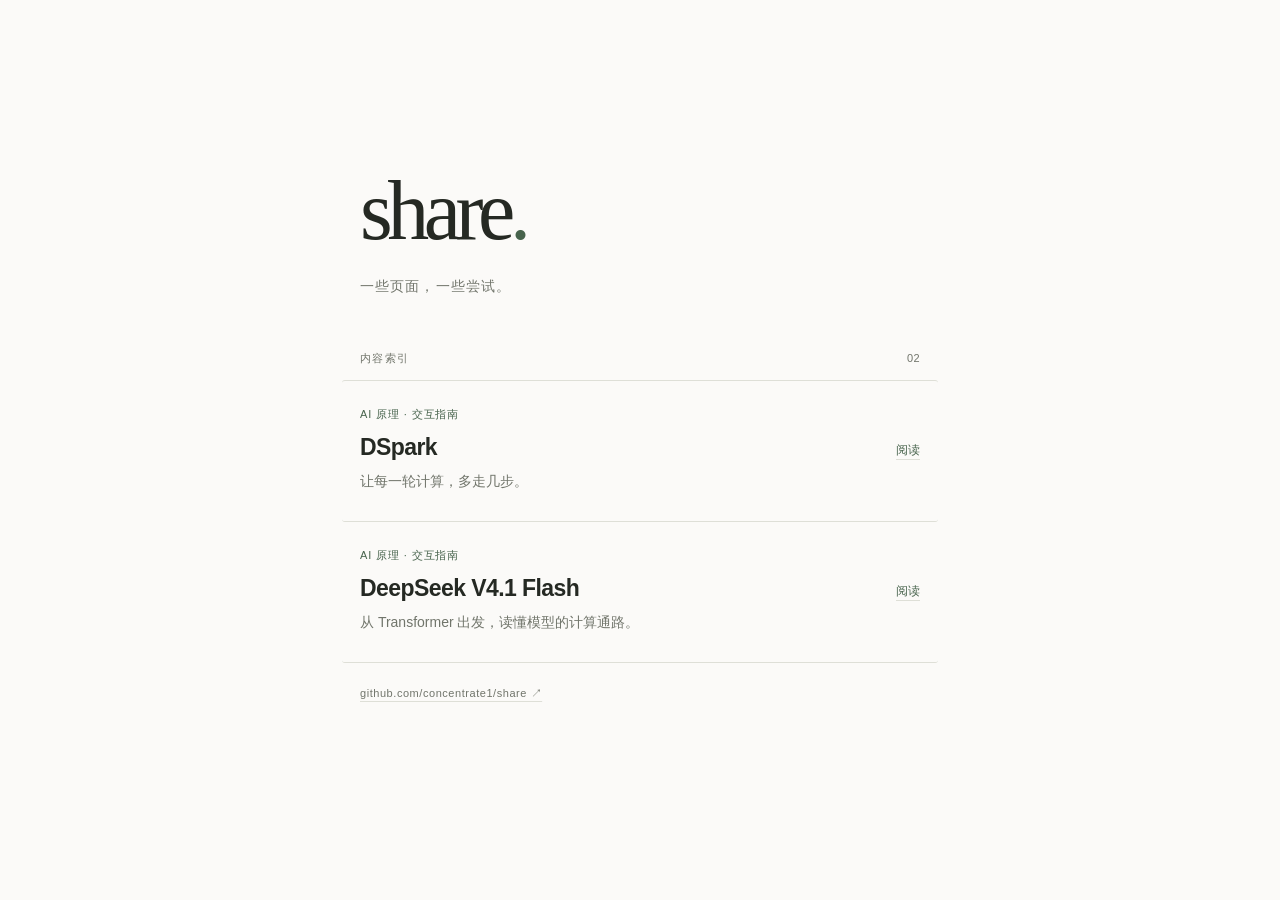
<file: index.html>
<!doctype html>
<html lang="zh-CN">
<head>
<meta charset="utf-8">
<meta name="viewport" content="width=device-width,initial-scale=1">
<meta name="description" content="一些页面，一些尝试。">
<title>share</title>
<style>
  :root{color-scheme:light dark;--bg:#fbfaf8;--ink:#252923;--muted:#71756b;--line:#dedfd7;--accent:#47634c;--hover:#f1f2eb}
  @media (prefers-color-scheme:dark){:root{--bg:#141613;--ink:#eeeee5;--muted:#a1a698;--line:#353b31;--accent:#b4c9a6;--hover:#1d221b}}
  *{box-sizing:border-box}
  body{margin:0;min-height:100dvh;display:grid;place-items:center;padding:64px 28px 96px;
       background:var(--bg);color:var(--ink);
       font:16px/1.6 -apple-system,BlinkMacSystemFont,"Segoe UI","PingFang SC","Microsoft YaHei",sans-serif}
  main{width:100%;max-width:560px}
  h1{margin:0;font:400 clamp(64px,12vw,84px)/1.1 Georgia,"Times New Roman",serif;letter-spacing:-.065em}
  h1 span{color:var(--accent)}
  p{margin:0}
  .intro{margin-top:18px;color:var(--muted);font-size:14px;letter-spacing:.08em}
  nav{margin-top:52px}
  .index-label{display:flex;justify-content:space-between;padding-bottom:13px;color:var(--muted);font-size:11px;letter-spacing:.12em}
  .count{font-variant-numeric:tabular-nums;letter-spacing:.04em}
  .entry{display:flex;align-items:center;justify-content:space-between;gap:24px;
         margin-inline:-18px;padding:25px 18px 27px;border-block:1px solid var(--line);border-radius:3px;
         color:inherit;text-decoration:none;
         transition:background-color .18s ease}
  .entry + .entry{border-top:0}
  .category{display:block;margin-bottom:7px;color:var(--accent);font-size:11px;letter-spacing:.08em}
  .entry h2{margin:0;font-size:23px;line-height:1.4;font-weight:550;letter-spacing:-.025em}
  .description{margin-top:6px;color:var(--muted);font-size:14px;line-height:1.8}
  .read{flex-shrink:0;color:var(--accent);font-size:12px;text-decoration:underline;text-underline-offset:5px;text-decoration-color:var(--line)}
  .entry:hover{background:var(--hover)}
  .entry:hover .read{text-decoration-color:currentColor}
  .entry:focus-visible{outline:2px solid var(--accent);outline-offset:6px;border-radius:2px}
  footer{margin-top:22px;color:var(--muted);font-size:11px;letter-spacing:.05em}
  footer a{display:inline-block;color:inherit;text-underline-offset:4px;text-decoration-color:var(--line)}
  footer a:hover{color:var(--accent);text-decoration-color:currentColor}
  @media (max-width:480px){body{padding:48px 26px 72px}nav{margin-top:40px}.entry{gap:18px}.description{font-size:13px}}
  @media (prefers-reduced-motion:reduce){.entry{transition:none}}
</style>
</head>
<body>
  <main>
    <header>
      <h1>share<span>.</span></h1>
      <p class="intro">一些页面，一些尝试。</p>
    </header>
    <nav aria-label="分享页面">
      <div class="index-label"><span>内容索引</span><span class="count">02</span></div>
      <a class="entry" href="https://share.concentrate1.com/ai-explain/dspark/dspark-gpt6pro-v2.html" aria-labelledby="dspark-title">
        <div>
          <span class="category">AI 原理 · 交互指南</span>
          <h2 id="dspark-title">DSpark</h2>
          <p class="description">让每一轮计算，多走几步。</p>
        </div>
        <span class="read" aria-hidden="true">阅读</span>
      </a>
      <a class="entry" href="https://share.concentrate1.com/ai-explain/deepseek-v4.1-flash/guide.html" aria-labelledby="deepseek-v41-title">
        <div>
          <span class="category">AI 原理 · 交互指南</span>
          <h2 id="deepseek-v41-title">DeepSeek V4.1 Flash</h2>
          <p class="description">从 Transformer 出发，读懂模型的计算通路。</p>
        </div>
        <span class="read" aria-hidden="true">阅读</span>
      </a>
    </nav>
    <footer>
      <a href="https://github.com/concentrate1/share" target="_blank" rel="noopener noreferrer">github.com/concentrate1/share ↗</a>
    </footer>
  </main>
</body>
</html>
</file>
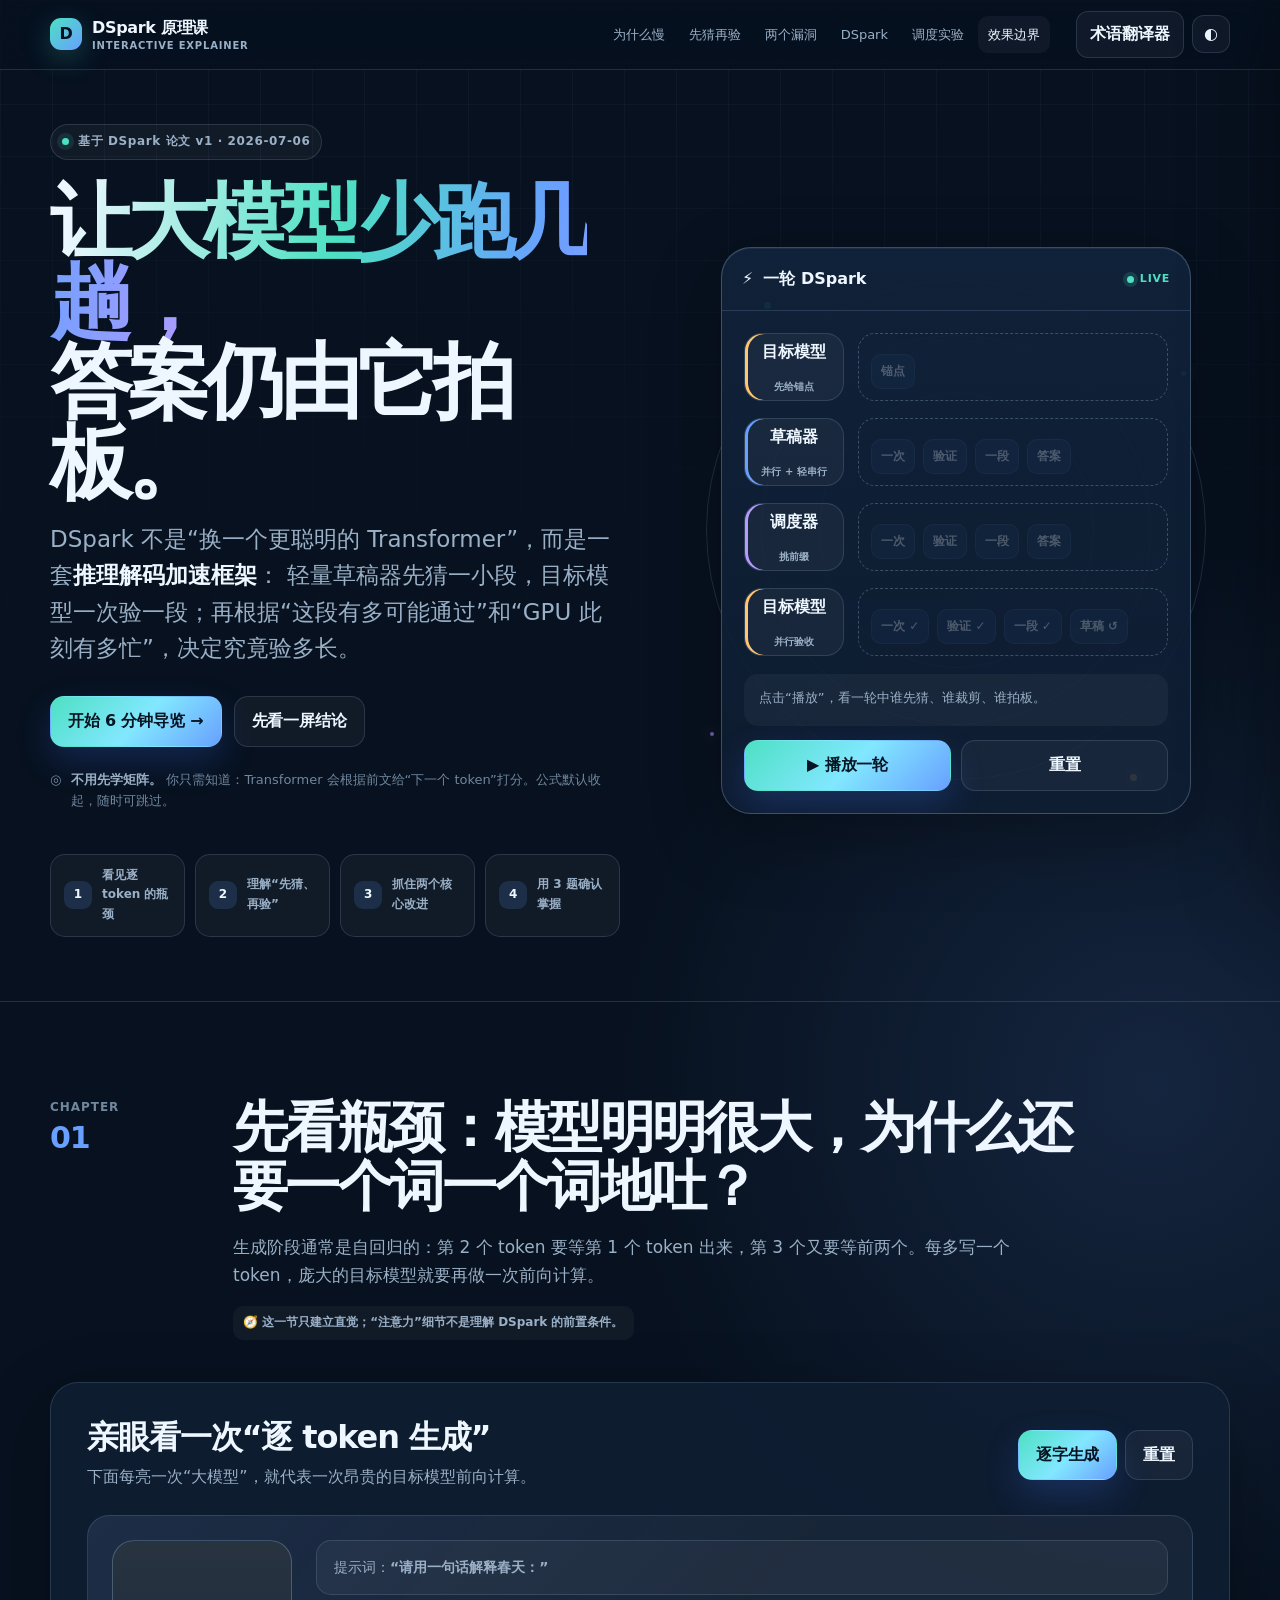
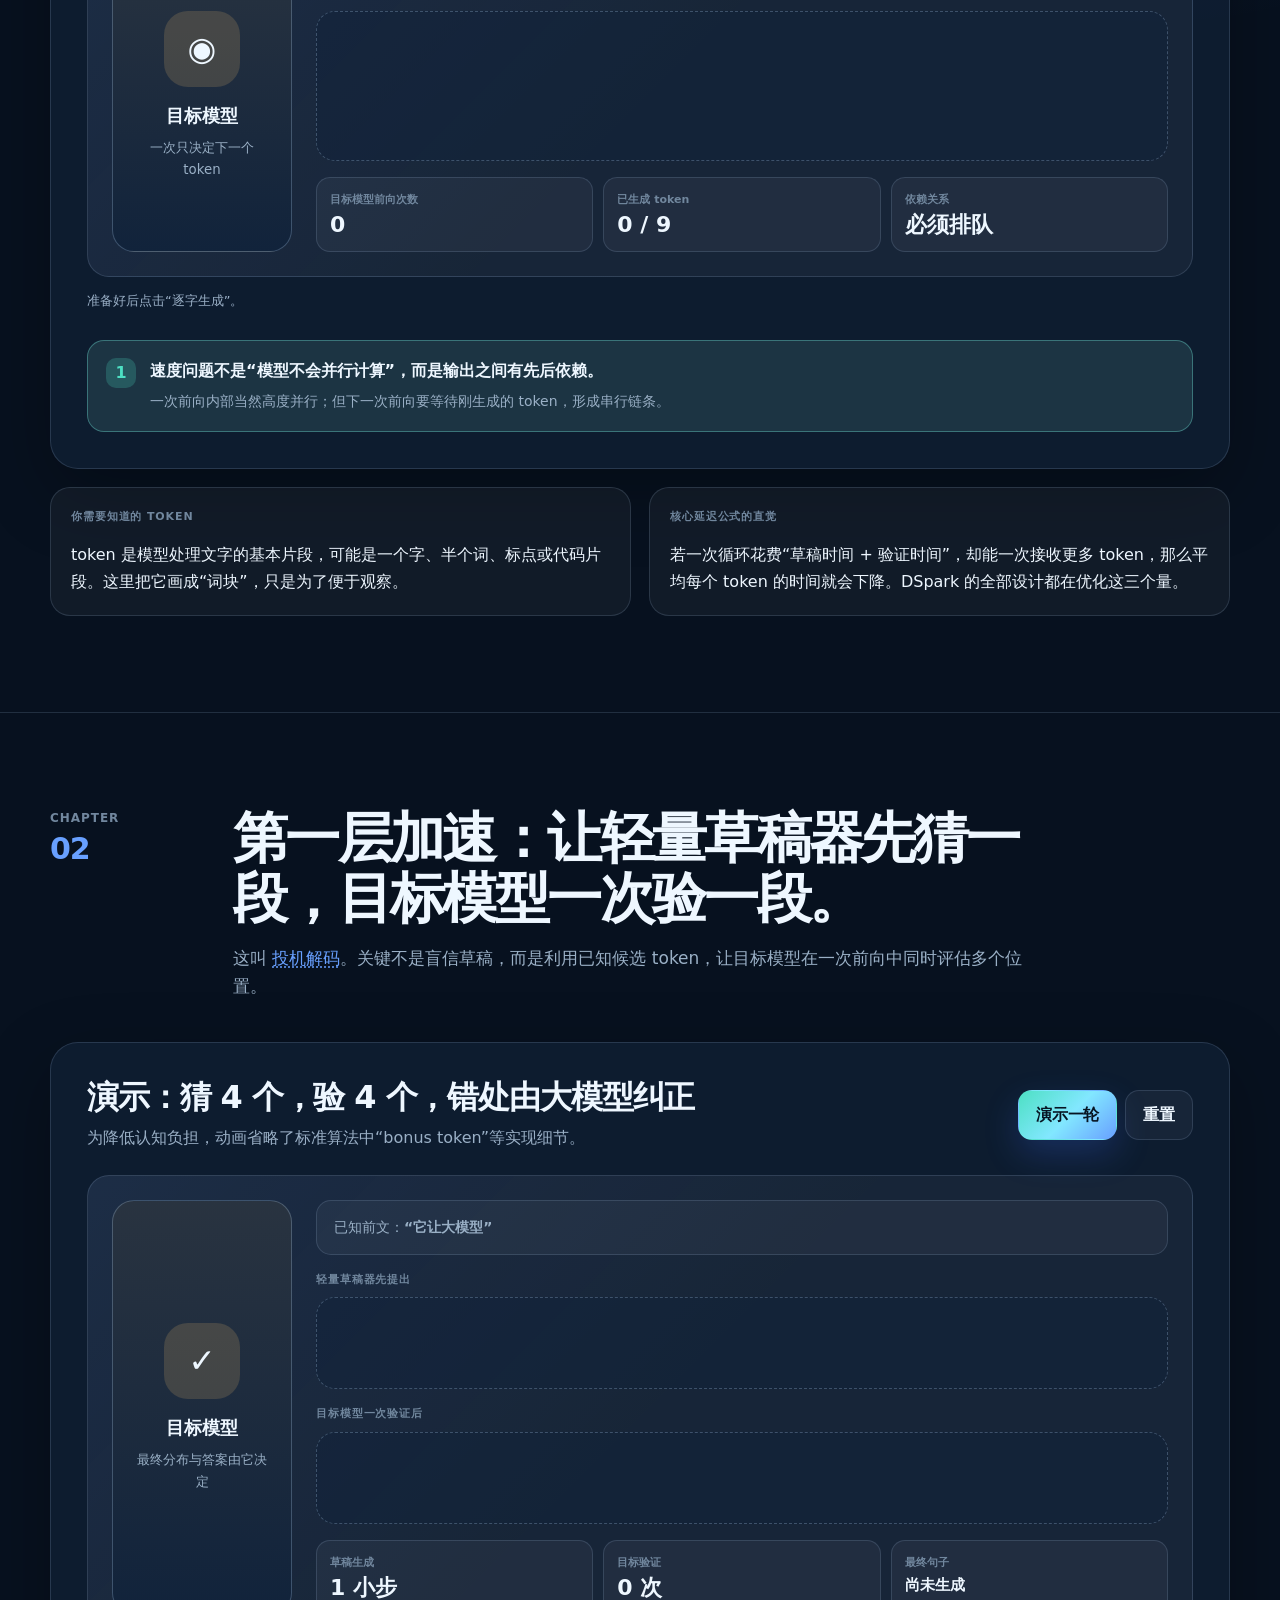
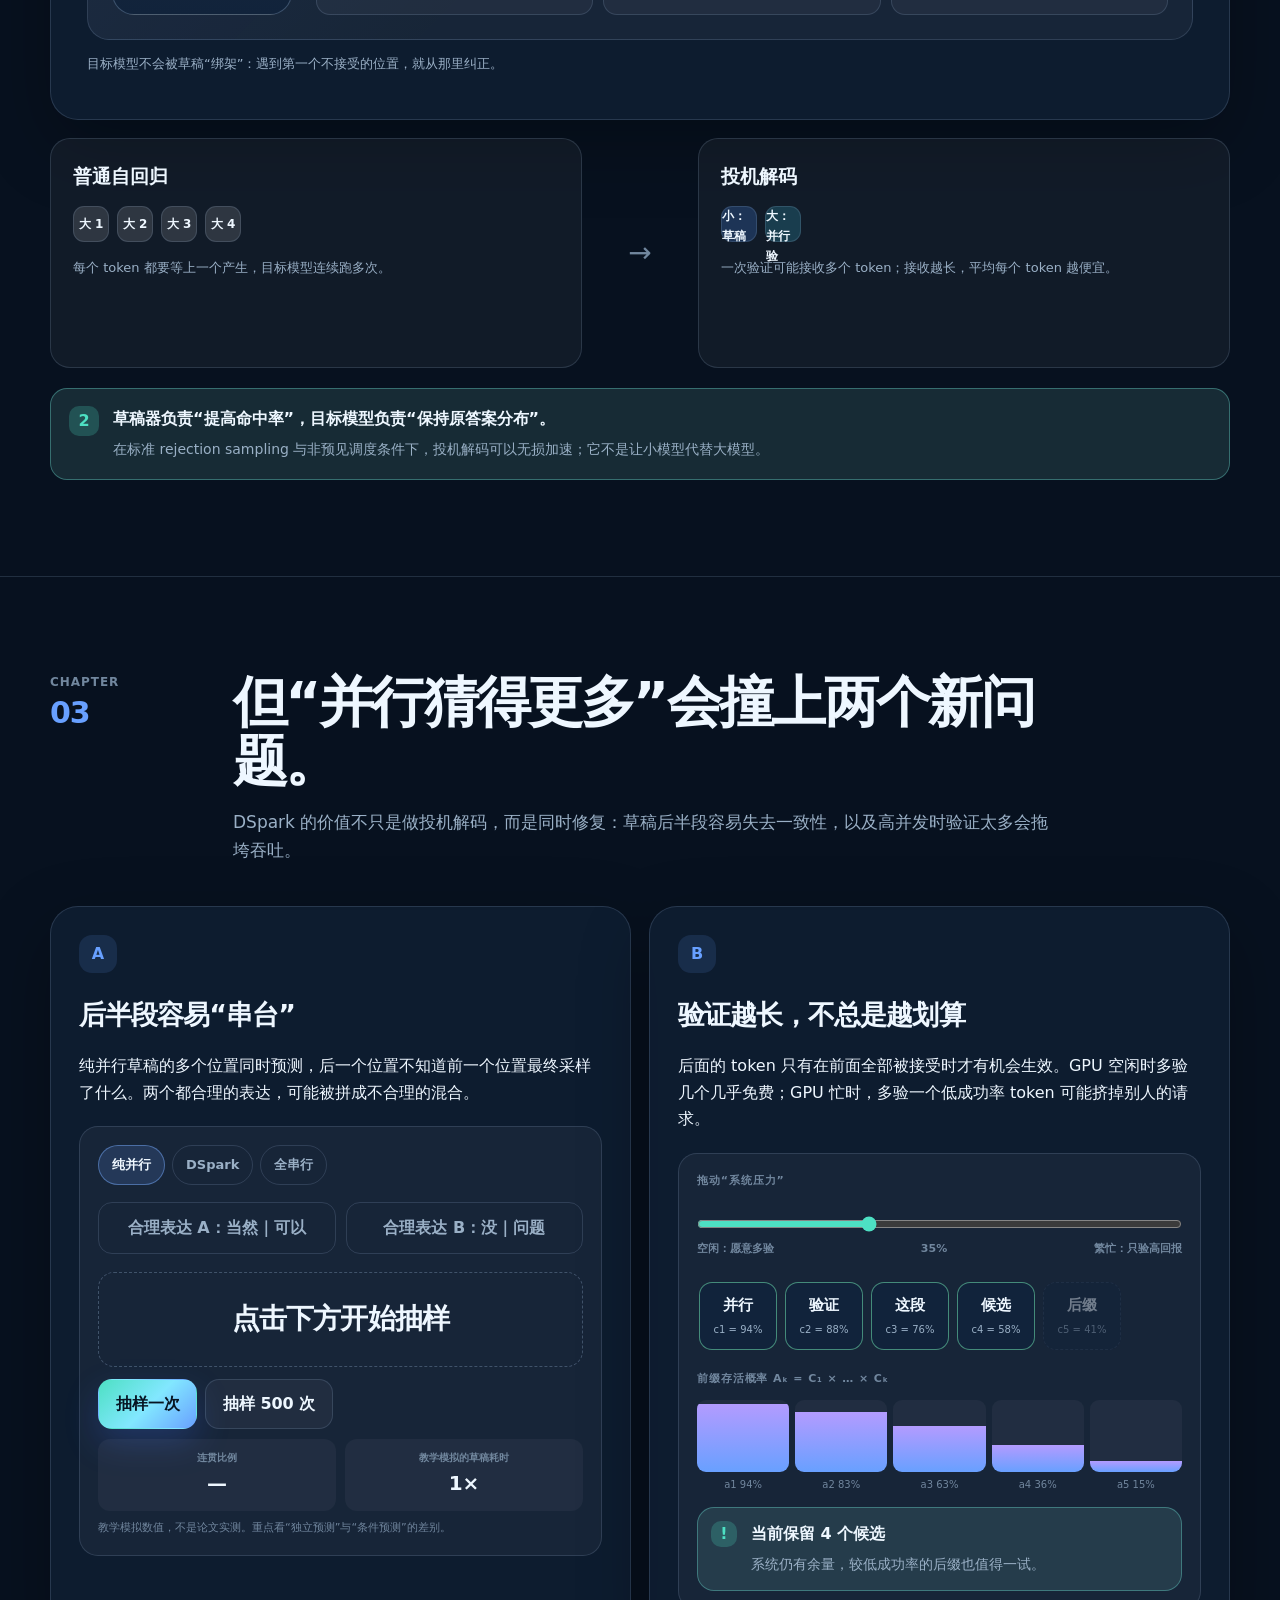
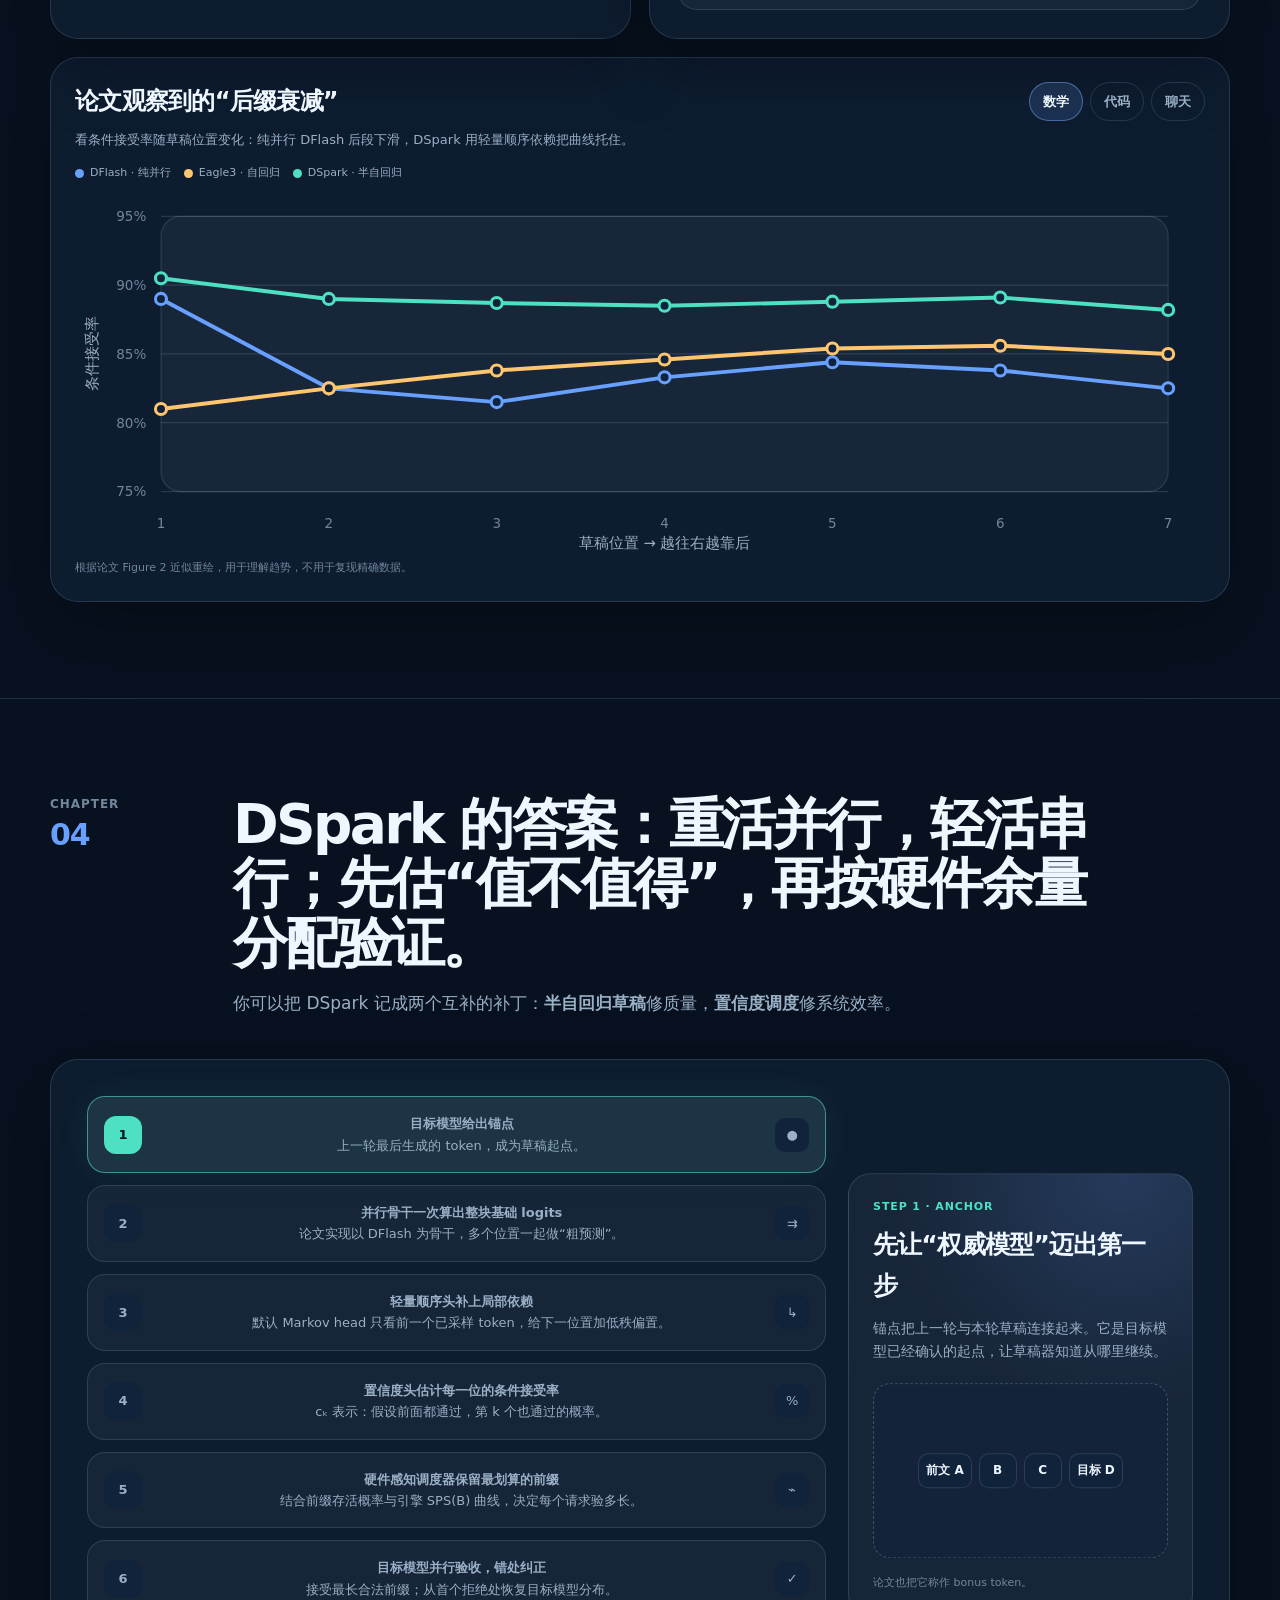
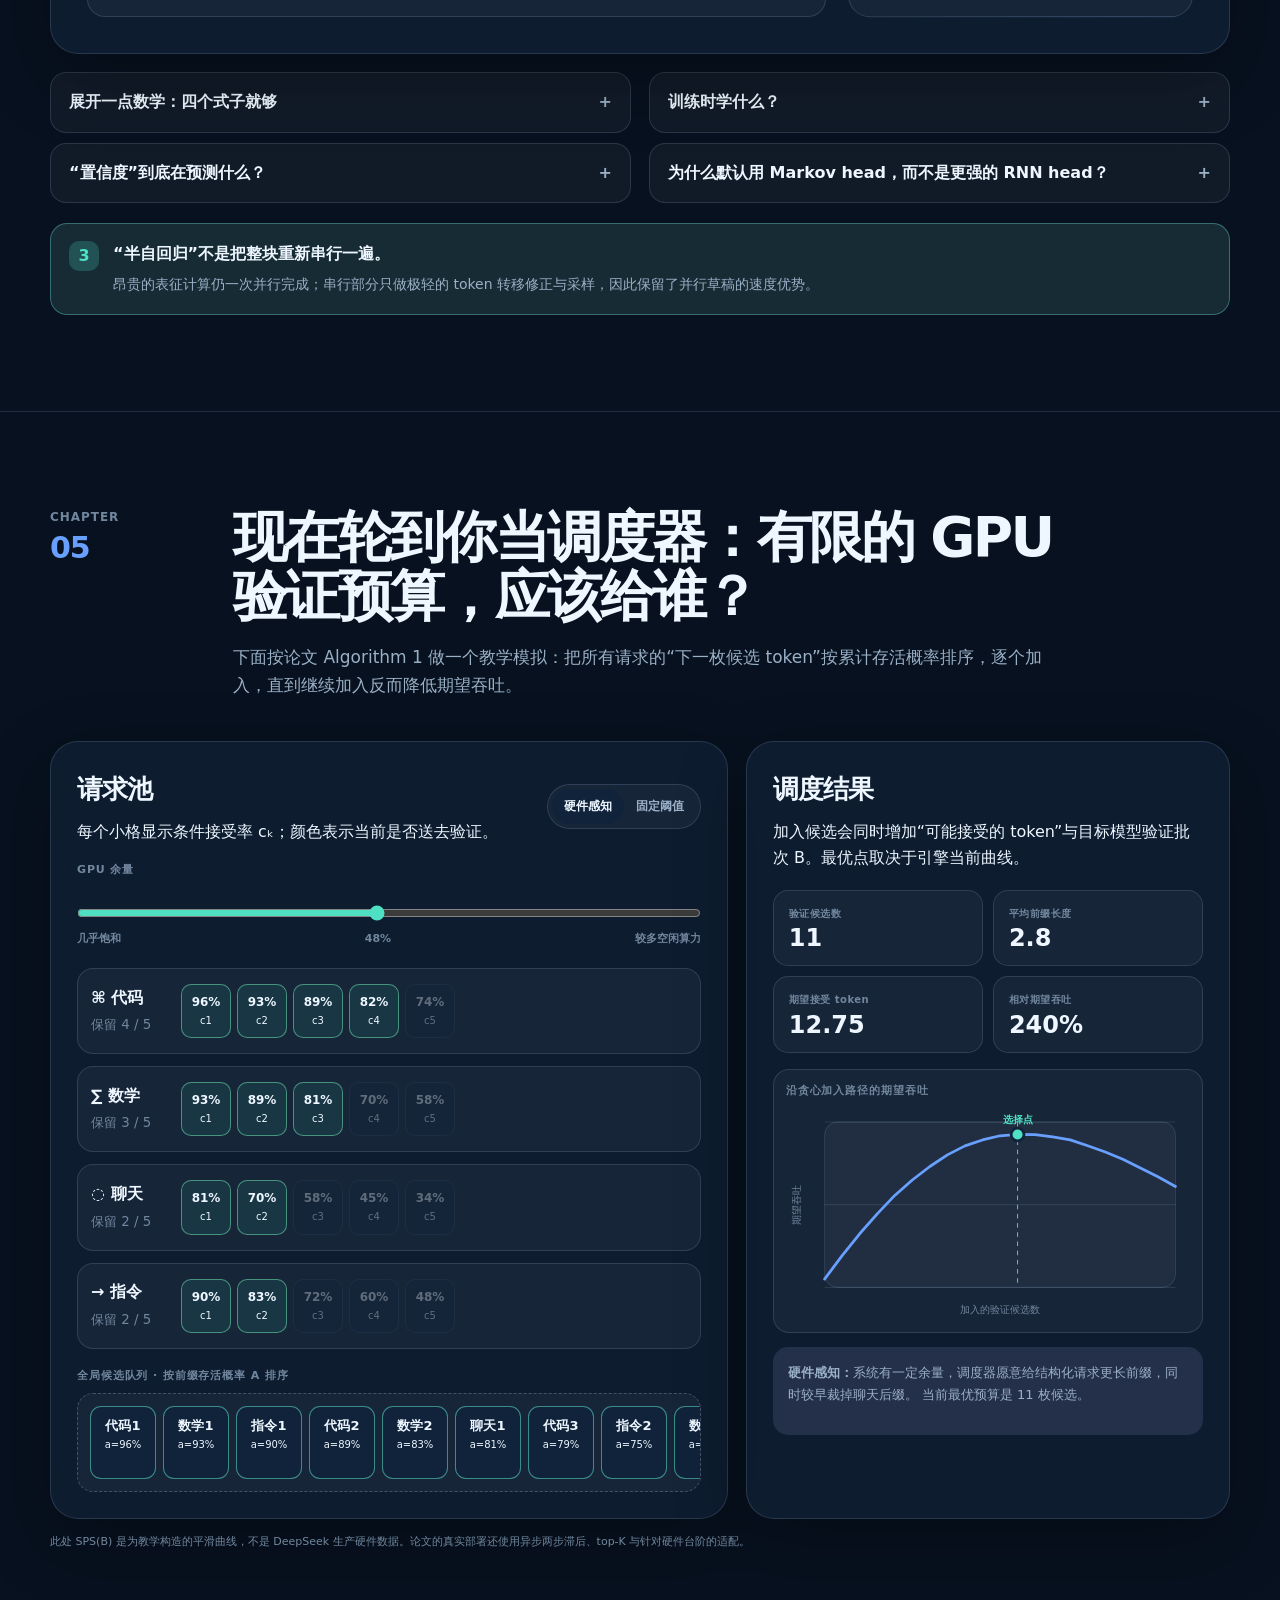
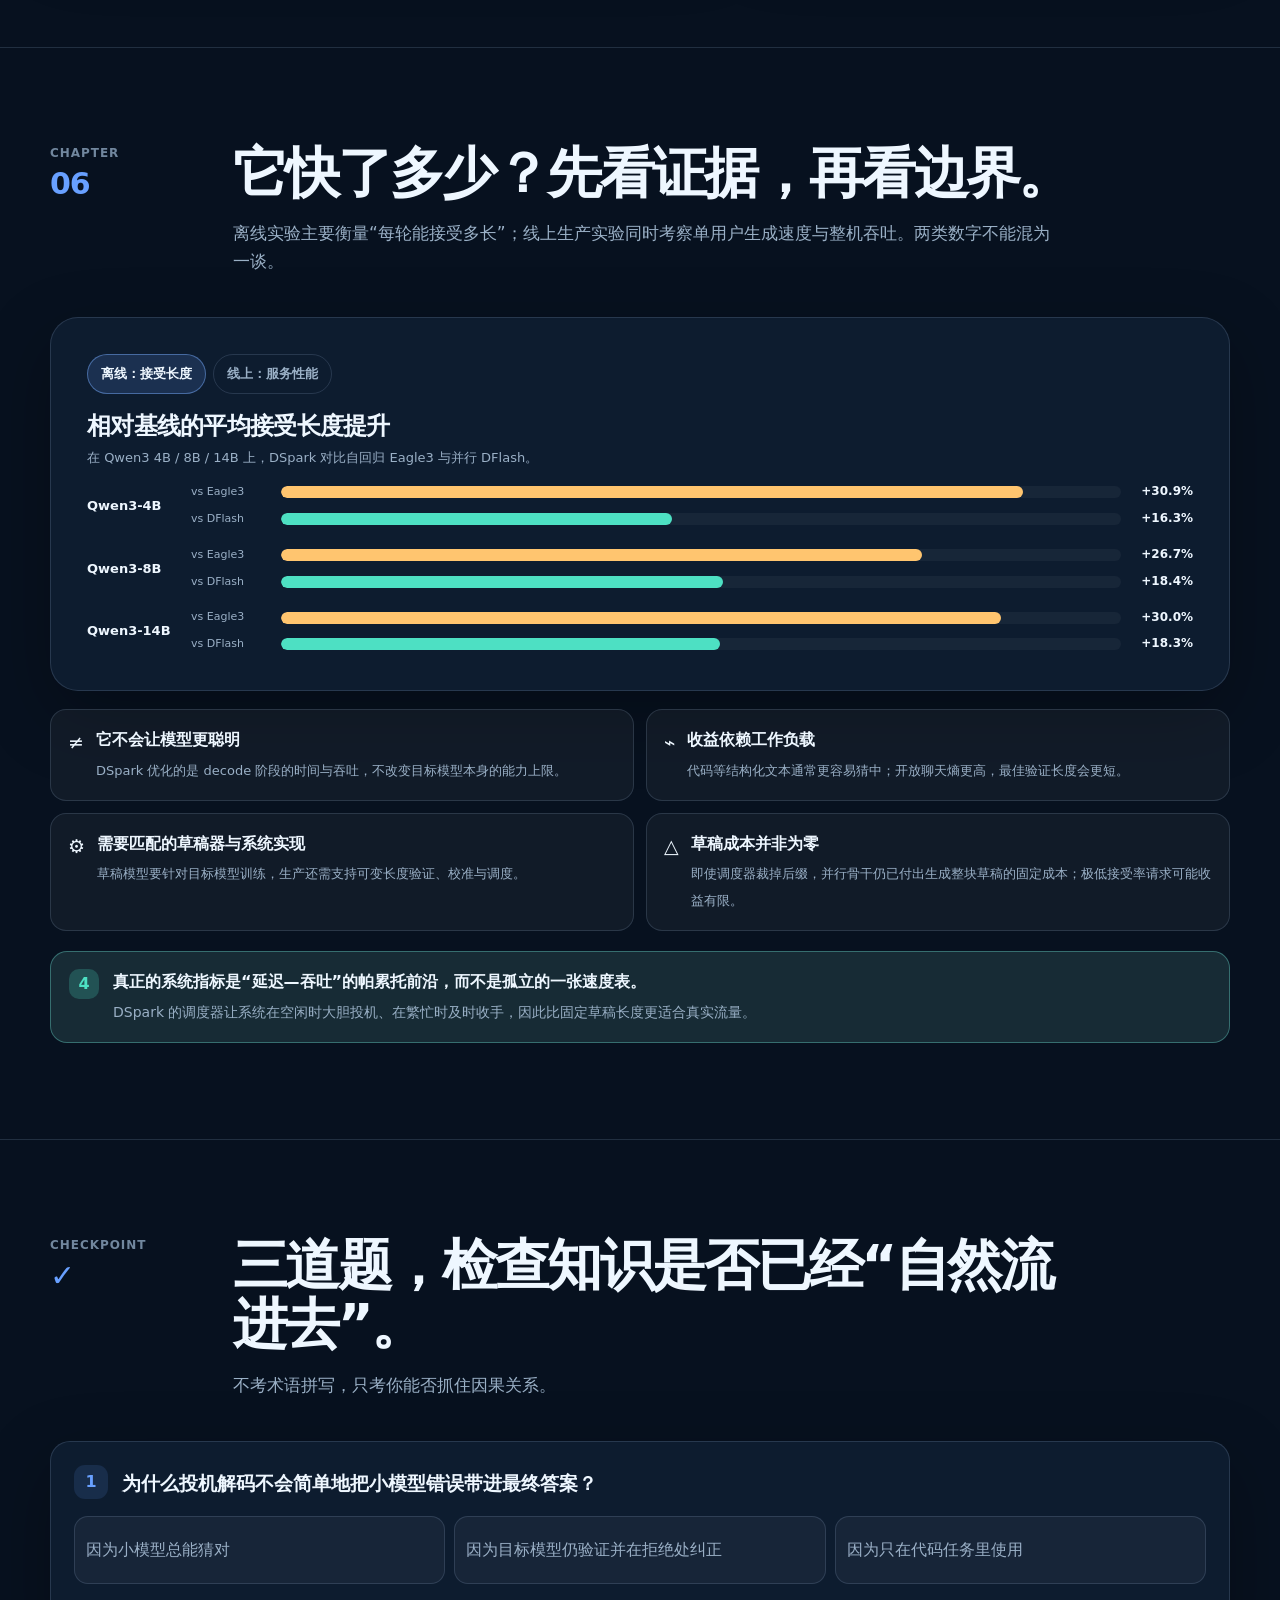
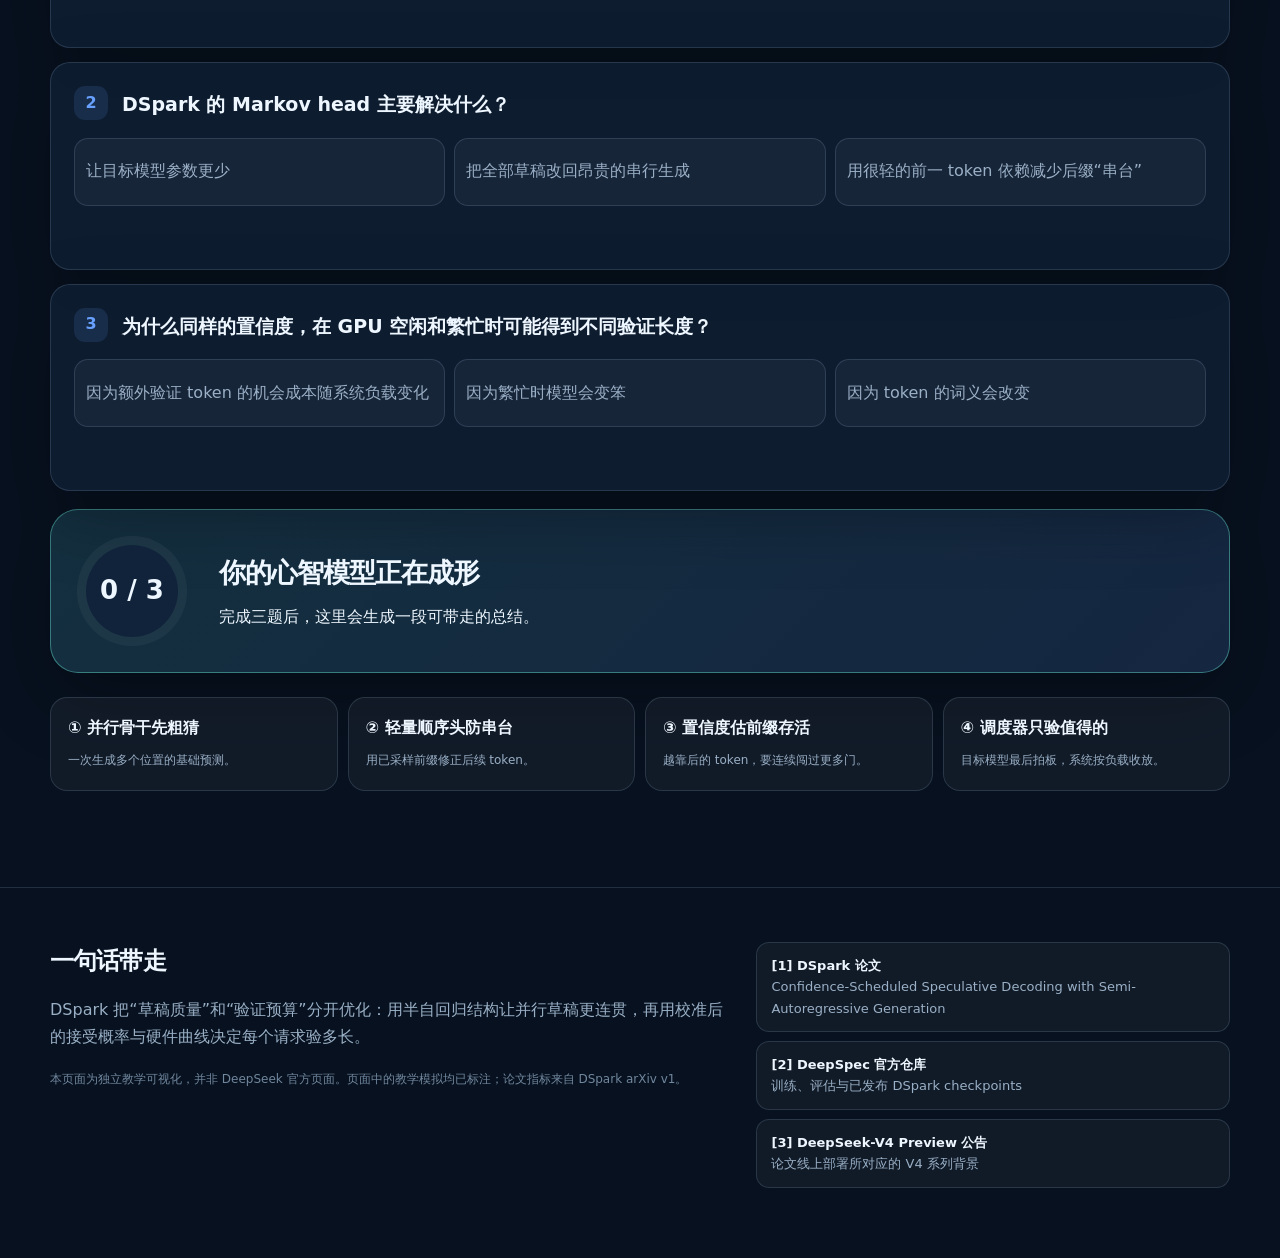
<file: ai-explain/dspark-gpt5.6pro-v2.html>
<!doctype html>
<html lang="zh-CN" data-theme="dark">
<head>
  <meta charset="utf-8" />
  <meta name="viewport" content="width=device-width, initial-scale=1" />
  <meta name="color-scheme" content="dark light" />
  <meta name="description" content="面向 Transformer 初学者的 DeepSeek DSpark 交互式原理讲解：投机解码、半自回归草稿与置信度调度。" />
  <title>DSpark 原理交互课｜让大模型少跑几趟</title>
  <style>
    :root {
      --bg: #07111f;
      --bg-elev: #0b1728;
      --surface: rgba(15, 30, 51, 0.88);
      --surface-strong: #11233b;
      --surface-soft: rgba(255, 255, 255, 0.045);
      --line: rgba(173, 205, 237, 0.16);
      --line-strong: rgba(173, 205, 237, 0.28);
      --text: #eef7ff;
      --muted: #9ab0c6;
      --muted-2: #71879e;
      --blue: #68a0ff;
      --blue-2: #3e76ff;
      --cyan: #4de0c3;
      --cyan-2: #19bfa4;
      --amber: #ffc56f;
      --purple: #b39bff;
      --red: #ff7890;
      --green: #62dda0;
      --shadow: 0 24px 70px rgba(0, 0, 0, 0.28);
      --radius-lg: 28px;
      --radius-md: 20px;
      --radius-sm: 13px;
      --max: 1180px;
      --topbar: 70px;
      --ease: cubic-bezier(.2,.8,.2,1);
    }

    html[data-theme="light"] {
      --bg: #f5f8fc;
      --bg-elev: #edf3fa;
      --surface: rgba(255, 255, 255, 0.9);
      --surface-strong: #ffffff;
      --surface-soft: rgba(20, 45, 78, 0.045);
      --line: rgba(22, 57, 92, 0.12);
      --line-strong: rgba(22, 57, 92, 0.24);
      --text: #0d2137;
      --muted: #526b82;
      --muted-2: #75899d;
      --blue: #386fe8;
      --blue-2: #2458cd;
      --cyan: #099b82;
      --cyan-2: #087b69;
      --amber: #ba7416;
      --purple: #7356d9;
      --red: #d84561;
      --green: #15895a;
      --shadow: 0 22px 60px rgba(33, 67, 100, 0.13);
    }

    * { box-sizing: border-box; }
    html { scroll-behavior: smooth; overflow-x: hidden; }
    body {
      margin: 0;
      min-height: 100vh;
      color: var(--text);
      background:
        radial-gradient(circle at 15% -5%, rgba(77, 224, 195, 0.12), transparent 32rem),
        radial-gradient(circle at 90% 10%, rgba(104, 160, 255, 0.14), transparent 34rem),
        var(--bg);
      font-family: Inter, ui-sans-serif, system-ui, -apple-system, BlinkMacSystemFont, "Segoe UI", "PingFang SC", "Hiragino Sans GB", "Microsoft YaHei", sans-serif;
      line-height: 1.65;
      overflow-x: hidden;
    }

    body::before {
      content: "";
      position: fixed;
      inset: 0;
      pointer-events: none;
      z-index: -1;
      opacity: .34;
      background-image:
        linear-gradient(var(--line) 1px, transparent 1px),
        linear-gradient(90deg, var(--line) 1px, transparent 1px);
      background-size: 52px 52px;
      mask-image: linear-gradient(to bottom, black, transparent 72%);
    }

    button, input { font: inherit; }
    button { color: inherit; }
    a { color: inherit; }
    img, svg { display: block; max-width: 100%; }
    ::selection { background: rgba(77, 224, 195, .28); }

    .skip-link {
      position: fixed;
      left: 16px;
      top: -80px;
      z-index: 200;
      padding: 10px 14px;
      border-radius: 10px;
      background: var(--text);
      color: var(--bg);
      transition: top .2s ease;
    }
    .skip-link:focus { top: 12px; }

    .scroll-progress {
      position: fixed;
      top: 0;
      left: 0;
      width: 100%;
      height: 3px;
      z-index: 160;
      background: transparent;
    }
    .scroll-progress > span {
      display: block;
      width: 0;
      height: 100%;
      background: linear-gradient(90deg, var(--cyan), var(--blue), var(--purple));
      box-shadow: 0 0 18px rgba(77, 224, 195, .55);
    }

    .topbar {
      position: sticky;
      top: 0;
      z-index: 120;
      height: var(--topbar);
      backdrop-filter: blur(20px) saturate(140%);
      -webkit-backdrop-filter: blur(20px) saturate(140%);
      background: color-mix(in srgb, var(--bg) 76%, transparent);
      border-bottom: 1px solid var(--line);
    }
    .topbar-inner {
      width: min(var(--max), calc(100% - 32px));
      height: 100%;
      margin: 0 auto;
      display: flex;
      align-items: center;
      gap: 18px;
    }
    .brand {
      display: inline-flex;
      align-items: center;
      gap: 10px;
      text-decoration: none;
      white-space: nowrap;
      font-weight: 760;
      letter-spacing: -.02em;
    }
    .brand-mark {
      width: 32px;
      height: 32px;
      border-radius: 11px;
      display: grid;
      place-items: center;
      color: #06121f;
      background: linear-gradient(135deg, var(--cyan), var(--blue));
      box-shadow: 0 8px 28px rgba(77, 224, 195, .25);
      font-weight: 900;
    }
    .brand small {
      display: block;
      margin-top: -3px;
      color: var(--muted);
      font-size: 10px;
      font-weight: 600;
      letter-spacing: .08em;
      text-transform: uppercase;
    }
    .topnav {
      margin-left: auto;
      display: flex;
      align-items: center;
      gap: 4px;
    }
    .topnav a {
      text-decoration: none;
      color: var(--muted);
      font-size: 13px;
      padding: 8px 10px;
      border-radius: 10px;
      transition: .2s ease;
    }
    .topnav a:hover,
    .topnav a[aria-current="true"] {
      color: var(--text);
      background: var(--surface-soft);
    }
    .top-actions {
      display: flex;
      align-items: center;
      gap: 8px;
      margin-left: 8px;
    }

    .icon-btn,
    .ghost-btn,
    .primary-btn,
    .secondary-btn,
    .chip-btn,
    .seg-btn {
      border: 1px solid var(--line);
      cursor: pointer;
      transition: transform .18s var(--ease), border-color .18s ease, background .18s ease, box-shadow .18s ease;
    }
    .icon-btn:hover,
    .ghost-btn:hover,
    .primary-btn:hover,
    .secondary-btn:hover,
    .chip-btn:hover,
    .seg-btn:hover { transform: translateY(-1px); border-color: var(--line-strong); }
    .icon-btn:active,
    .ghost-btn:active,
    .primary-btn:active,
    .secondary-btn:active,
    .chip-btn:active,
    .seg-btn:active { transform: translateY(0); }
    button:focus-visible,
    a:focus-visible,
    input:focus-visible,
    summary:focus-visible {
      outline: 3px solid color-mix(in srgb, var(--blue) 40%, transparent);
      outline-offset: 3px;
    }
    .icon-btn {
      width: 38px;
      height: 38px;
      display: grid;
      place-items: center;
      border-radius: 12px;
      background: var(--surface-soft);
    }
    .ghost-btn {
      border-radius: 12px;
      padding: 9px 13px;
      background: var(--surface-soft);
      font-weight: 700;
    }
    .primary-btn,
    .secondary-btn {
      border-radius: 14px;
      min-height: 46px;
      padding: 11px 17px;
      font-weight: 800;
      letter-spacing: -.01em;
    }
    .primary-btn {
      border-color: transparent;
      color: #071422;
      background: linear-gradient(135deg, var(--cyan), #82e7ff 52%, var(--blue));
      box-shadow: 0 14px 34px rgba(62, 118, 255, .22);
    }
    .secondary-btn { background: var(--surface-soft); }
    .chip-btn,
    .seg-btn {
      border-radius: 999px;
      padding: 8px 13px;
      background: transparent;
      color: var(--muted);
      font-size: 13px;
      font-weight: 750;
    }
    .chip-btn.active,
    .seg-btn.active {
      color: var(--text);
      background: color-mix(in srgb, var(--blue) 16%, transparent);
      border-color: color-mix(in srgb, var(--blue) 38%, var(--line));
    }

    .shell {
      width: min(var(--max), calc(100% - 40px));
      margin: 0 auto;
    }
    main { position: relative; }
    section {
      padding: 96px 0;
      scroll-margin-top: calc(var(--topbar) + 12px);
    }
    section + section { border-top: 1px solid var(--line); }

    .hero {
      min-height: calc(100vh - var(--topbar));
      display: grid;
      align-items: center;
      padding-top: 54px;
      padding-bottom: 64px;
      border-top: 0 !important;
    }
    .hero-grid {
      display: grid;
      grid-template-columns: minmax(0, 1.02fr) minmax(430px, .98fr);
      gap: 62px;
      align-items: center;
    }
    .eyebrow {
      display: inline-flex;
      align-items: center;
      gap: 9px;
      padding: 7px 11px;
      border: 1px solid var(--line);
      border-radius: 999px;
      color: var(--muted);
      background: var(--surface-soft);
      font-size: 12px;
      font-weight: 800;
      letter-spacing: .05em;
    }
    .eyebrow-dot {
      width: 7px;
      height: 7px;
      border-radius: 50%;
      background: var(--cyan);
      box-shadow: 0 0 0 5px rgba(77, 224, 195, .11);
    }
    .hero h1 {
      margin: 22px 0 18px;
      max-width: 760px;
      font-size: clamp(48px, 6.4vw, 86px);
      line-height: .98;
      letter-spacing: -.065em;
      font-weight: 860;
    }
    .gradient-text {
      color: transparent;
      background: linear-gradient(100deg, var(--text) 3%, var(--cyan) 42%, var(--blue) 72%, var(--purple));
      background-clip: text;
      -webkit-background-clip: text;
    }
    .hero-lead {
      max-width: 680px;
      margin: 0;
      color: var(--muted);
      font-size: clamp(18px, 2.1vw, 23px);
      line-height: 1.58;
    }
    .hero-lead strong { color: var(--text); }
    .hero-actions {
      display: flex;
      flex-wrap: wrap;
      gap: 12px;
      margin-top: 30px;
    }
    .hero-note {
      display: flex;
      align-items: flex-start;
      gap: 10px;
      max-width: 650px;
      margin-top: 22px;
      color: var(--muted-2);
      font-size: 13px;
    }
    .hero-note b { color: var(--muted); }

    .hero-machine {
      position: relative;
      min-height: 570px;
      display: grid;
      place-items: center;
      isolation: isolate;
    }
    .orbit {
      position: absolute;
      border: 1px solid var(--line);
      border-radius: 50%;
      animation: orbitPulse 5s ease-in-out infinite alternate;
    }
    .orbit.o1 { width: 500px; height: 500px; }
    .orbit.o2 { width: 390px; height: 390px; animation-delay: -2s; }
    .orbit.o3 { width: 275px; height: 275px; animation-delay: -3.5s; }
    @keyframes orbitPulse {
      from { transform: scale(.98); opacity: .45; }
      to { transform: scale(1.02); opacity: .9; }
    }
    .machine-core {
      position: relative;
      z-index: 2;
      width: min(100%, 470px);
      border: 1px solid var(--line-strong);
      border-radius: 30px;
      background: linear-gradient(180deg, color-mix(in srgb, var(--surface-strong) 92%, transparent), color-mix(in srgb, var(--surface) 96%, transparent));
      box-shadow: var(--shadow), inset 0 1px 0 rgba(255,255,255,.06);
      overflow: hidden;
    }
    .machine-head {
      display: flex;
      align-items: center;
      justify-content: space-between;
      padding: 18px 20px;
      border-bottom: 1px solid var(--line);
    }
    .machine-title {
      display: flex;
      align-items: center;
      gap: 10px;
      font-weight: 800;
    }
    .live-pill {
      display: inline-flex;
      align-items: center;
      gap: 6px;
      color: var(--cyan);
      font-size: 11px;
      font-weight: 900;
      letter-spacing: .07em;
    }
    .live-pill::before {
      content: "";
      width: 7px;
      height: 7px;
      border-radius: 50%;
      background: currentColor;
      box-shadow: 0 0 0 4px color-mix(in srgb, currentColor 15%, transparent);
    }
    .machine-body { padding: 22px; }
    .model-row {
      display: grid;
      grid-template-columns: 100px minmax(0, 1fr);
      gap: 14px;
      align-items: center;
      margin-bottom: 17px;
    }
    .model-node {
      min-height: 68px;
      display: grid;
      place-items: center;
      border: 1px solid var(--line);
      border-radius: 18px;
      background: var(--surface-soft);
      text-align: center;
      font-weight: 820;
      line-height: 1.2;
      transition: .25s var(--ease);
    }
    .model-node small {
      display: block;
      color: var(--muted);
      font-size: 10px;
      font-weight: 650;
      margin-top: 5px;
    }
    .model-node.target { box-shadow: inset 3px 0 0 var(--amber); }
    .model-node.draft { box-shadow: inset 3px 0 0 var(--blue); }
    .model-node.scheduler { box-shadow: inset 3px 0 0 var(--purple); }
    .model-node.active {
      transform: scale(1.035);
      border-color: color-mix(in srgb, var(--cyan) 55%, var(--line));
      box-shadow: 0 0 32px rgba(77, 224, 195, .16), inset 3px 0 0 var(--cyan);
    }
    .machine-track {
      min-height: 68px;
      display: flex;
      align-items: center;
      gap: 8px;
      padding: 12px;
      border: 1px dashed var(--line-strong);
      border-radius: 17px;
      overflow: hidden;
    }
    .mini-token {
      flex: 0 0 auto;
      min-width: 44px;
      padding: 7px 9px;
      text-align: center;
      border-radius: 10px;
      border: 1px solid var(--line);
      background: color-mix(in srgb, var(--blue) 12%, var(--surface-strong));
      font-weight: 850;
      font-size: 12px;
      opacity: .28;
      transform: translateY(4px);
      transition: .28s var(--ease);
    }
    .mini-token.show { opacity: 1; transform: translateY(0); }
    .mini-token.keep {
      background: color-mix(in srgb, var(--cyan) 18%, var(--surface-strong));
      border-color: color-mix(in srgb, var(--cyan) 42%, var(--line));
    }
    .mini-token.drop {
      background: color-mix(in srgb, var(--red) 14%, var(--surface-strong));
      border-color: color-mix(in srgb, var(--red) 42%, var(--line));
      text-decoration: line-through;
      opacity: .45;
    }
    .mini-token.correct {
      background: color-mix(in srgb, var(--amber) 18%, var(--surface-strong));
      border-color: color-mix(in srgb, var(--amber) 42%, var(--line));
    }
    .machine-caption {
      min-height: 52px;
      margin-top: 18px;
      padding: 13px 15px;
      border-radius: 14px;
      background: var(--surface-soft);
      color: var(--muted);
      font-size: 13px;
    }
    .machine-controls {
      display: flex;
      gap: 10px;
      margin-top: 14px;
    }
    .machine-controls button { flex: 1; }
    .spark {
      position: absolute;
      width: 7px;
      height: 7px;
      border-radius: 50%;
      background: var(--cyan);
      box-shadow: 0 0 18px currentColor;
      z-index: 0;
      animation: drift 8s linear infinite;
      opacity: .6;
    }
    .spark.s1 { top: 10%; left: 15%; animation-delay: -1s; }
    .spark.s2 { top: 22%; right: 8%; width: 5px; height: 5px; background: var(--blue); animation-delay: -4s; }
    .spark.s3 { bottom: 14%; left: 5%; width: 4px; height: 4px; background: var(--purple); animation-delay: -6s; }
    .spark.s4 { bottom: 6%; right: 17%; background: var(--amber); animation-delay: -2s; }
    @keyframes drift {
      0% { transform: translate3d(0, 0, 0) scale(.8); }
      50% { transform: translate3d(16px, -22px, 0) scale(1.2); }
      100% { transform: translate3d(0, 0, 0) scale(.8); }
    }

    .learning-map {
      margin-top: 42px;
      display: grid;
      grid-template-columns: repeat(4, 1fr);
      gap: 10px;
    }
    .map-item {
      display: flex;
      align-items: center;
      gap: 10px;
      min-height: 58px;
      padding: 11px 13px;
      border: 1px solid var(--line);
      border-radius: 15px;
      background: var(--surface-soft);
      color: var(--muted);
      text-decoration: none;
      font-size: 12px;
      font-weight: 730;
    }
    .map-item span:first-child {
      width: 28px;
      height: 28px;
      flex: 0 0 auto;
      display: grid;
      place-items: center;
      border-radius: 9px;
      color: var(--text);
      background: color-mix(in srgb, var(--blue) 15%, transparent);
    }

    .section-head {
      display: grid;
      grid-template-columns: 155px minmax(0, 1fr);
      gap: 28px;
      align-items: start;
      margin-bottom: 42px;
    }
    .chapter {
      position: sticky;
      top: calc(var(--topbar) + 24px);
      align-self: start;
      color: var(--muted-2);
      font-size: 12px;
      font-weight: 850;
      letter-spacing: .08em;
      text-transform: uppercase;
    }
    .chapter strong {
      display: block;
      margin-top: 5px;
      color: var(--blue);
      font-size: 30px;
      line-height: 1;
      letter-spacing: -.04em;
    }
    .section-title h2 {
      margin: 0;
      max-width: 860px;
      font-size: clamp(34px, 4.3vw, 58px);
      line-height: 1.08;
      letter-spacing: -.048em;
    }
    .section-title p {
      max-width: 820px;
      margin: 16px 0 0;
      color: var(--muted);
      font-size: 17px;
    }
    .reassure {
      display: inline-flex;
      gap: 7px;
      align-items: center;
      margin-top: 17px;
      padding: 7px 10px;
      border-radius: 10px;
      color: var(--muted);
      background: var(--surface-soft);
      font-size: 12px;
      font-weight: 700;
    }

    .card {
      border: 1px solid var(--line);
      border-radius: var(--radius-lg);
      background: var(--surface);
      box-shadow: var(--shadow);
      overflow: hidden;
    }
    .card-pad { padding: clamp(22px, 3vw, 36px); }
    .card h3 {
      margin: 0;
      font-size: clamp(23px, 2.5vw, 32px);
      line-height: 1.18;
      letter-spacing: -.035em;
    }
    .card p { color: var(--muted); }
    .two-col {
      display: grid;
      grid-template-columns: repeat(2, minmax(0, 1fr));
      gap: 18px;
    }
    .three-col {
      display: grid;
      grid-template-columns: repeat(3, minmax(0, 1fr));
      gap: 16px;
    }
    .stack { display: grid; gap: 18px; }
    .soft-panel {
      border: 1px solid var(--line);
      border-radius: var(--radius-md);
      background: var(--surface-soft);
      padding: 20px;
    }
    .label {
      color: var(--muted-2);
      font-size: 11px;
      font-weight: 900;
      letter-spacing: .08em;
      text-transform: uppercase;
    }
    .big-number {
      margin-top: 4px;
      font-size: clamp(34px, 4vw, 50px);
      line-height: 1;
      letter-spacing: -.055em;
      font-weight: 880;
    }
    .takeaway {
      display: flex;
      gap: 14px;
      align-items: flex-start;
      margin-top: 20px;
      padding: 17px 18px;
      border: 1px solid color-mix(in srgb, var(--cyan) 26%, var(--line));
      border-radius: 17px;
      background: color-mix(in srgb, var(--cyan) 8%, var(--surface-soft));
    }
    .takeaway-mark {
      width: 30px;
      height: 30px;
      flex: 0 0 auto;
      display: grid;
      place-items: center;
      border-radius: 10px;
      background: color-mix(in srgb, var(--cyan) 22%, transparent);
      color: var(--cyan);
      font-weight: 900;
    }
    .takeaway b { display: block; margin-bottom: 3px; }
    .takeaway span { color: var(--muted); font-size: 14px; }

    .sim-header {
      display: flex;
      align-items: center;
      justify-content: space-between;
      gap: 16px;
      margin-bottom: 24px;
    }
    .sim-header p { margin: 8px 0 0; }
    .sim-controls { display: flex; flex-wrap: wrap; gap: 8px; }
    .sim-stage {
      position: relative;
      min-height: 320px;
      display: grid;
      grid-template-columns: 180px minmax(0, 1fr);
      gap: 24px;
      align-items: stretch;
      padding: 24px;
      border: 1px solid var(--line);
      border-radius: 22px;
      background:
        linear-gradient(135deg, color-mix(in srgb, var(--blue) 7%, transparent), transparent 52%),
        var(--surface-soft);
    }
    .heavy-model {
      position: relative;
      display: grid;
      align-content: center;
      justify-items: center;
      min-height: 260px;
      padding: 20px;
      border: 1px solid var(--line-strong);
      border-radius: 22px;
      background: linear-gradient(180deg, color-mix(in srgb, var(--amber) 10%, var(--surface-strong)), var(--surface-strong));
      text-align: center;
      transition: .22s var(--ease);
    }
    .heavy-model.flash {
      transform: scale(1.035);
      border-color: color-mix(in srgb, var(--amber) 60%, var(--line));
      box-shadow: 0 0 40px rgba(255, 197, 111, .18);
    }
    .brain-icon {
      width: 76px;
      height: 76px;
      display: grid;
      place-items: center;
      margin-bottom: 14px;
      border-radius: 24px;
      font-size: 33px;
      background: color-mix(in srgb, var(--amber) 16%, transparent);
    }
    .heavy-model strong { font-size: 18px; }
    .heavy-model small { color: var(--muted); margin-top: 6px; }
    .pulse-ring {
      position: absolute;
      inset: 14px;
      border-radius: 18px;
      border: 1px solid transparent;
      pointer-events: none;
    }
    .heavy-model.flash .pulse-ring { animation: ring .55s ease-out; }
    @keyframes ring {
      0% { border-color: var(--amber); transform: scale(.86); opacity: 1; }
      100% { border-color: var(--amber); transform: scale(1.06); opacity: 0; }
    }
    .generation-lane {
      display: grid;
      grid-template-rows: auto 1fr auto;
      gap: 16px;
      min-width: 0;
    }
    .prompt-box {
      padding: 15px 17px;
      border-radius: 15px;
      border: 1px solid var(--line);
      background: var(--surface-soft);
      color: var(--muted);
      font-size: 14px;
    }
    .token-output {
      display: flex;
      align-content: flex-start;
      align-items: flex-start;
      flex-wrap: wrap;
      gap: 9px;
      min-height: 150px;
      padding: 20px;
      border-radius: 19px;
      border: 1px dashed var(--line-strong);
      background: color-mix(in srgb, var(--surface-strong) 50%, transparent);
    }
    .token {
      position: relative;
      display: inline-flex;
      align-items: center;
      justify-content: center;
      min-height: 42px;
      padding: 8px 13px;
      border-radius: 12px;
      border: 1px solid var(--line);
      background: var(--surface-strong);
      font-weight: 800;
      opacity: 0;
      transform: translateY(6px) scale(.96);
      transition: opacity .25s var(--ease), transform .25s var(--ease), background .25s ease, border-color .25s ease;
    }
    .token.visible { opacity: 1; transform: translateY(0) scale(1); }
    .token.accepted {
      border-color: color-mix(in srgb, var(--green) 55%, var(--line));
      background: color-mix(in srgb, var(--green) 14%, var(--surface-strong));
    }
    .token.rejected {
      border-color: color-mix(in srgb, var(--red) 58%, var(--line));
      background: color-mix(in srgb, var(--red) 13%, var(--surface-strong));
      text-decoration: line-through;
    }
    .token.corrected {
      border-color: color-mix(in srgb, var(--amber) 60%, var(--line));
      background: color-mix(in srgb, var(--amber) 14%, var(--surface-strong));
    }
    .token.pending { border-style: dashed; color: var(--muted); }
    .token-badge {
      position: absolute;
      top: -9px;
      right: -6px;
      min-width: 20px;
      height: 20px;
      display: grid;
      place-items: center;
      padding: 0 4px;
      border-radius: 999px;
      font-size: 10px;
      background: var(--surface-strong);
      border: 1px solid var(--line);
    }
    .meter-row {
      display: grid;
      grid-template-columns: repeat(3, 1fr);
      gap: 10px;
    }
    .meter {
      padding: 13px;
      border: 1px solid var(--line);
      border-radius: 14px;
      background: var(--surface-soft);
    }
    .meter span { display: block; color: var(--muted-2); font-size: 11px; font-weight: 800; }
    .meter strong { display: block; margin-top: 3px; font-size: 22px; line-height: 1.2; }
    .status-line {
      min-height: 30px;
      margin-top: 13px;
      color: var(--muted);
      font-size: 13px;
    }

    .compare-rail {
      display: grid;
      grid-template-columns: 1fr 80px 1fr;
      gap: 18px;
      align-items: center;
    }
    .compare-side {
      min-height: 230px;
      padding: 22px;
      border: 1px solid var(--line);
      border-radius: 20px;
      background: var(--surface-soft);
    }
    .compare-side h4 { margin: 0 0 14px; font-size: 19px; }
    .compare-arrow {
      display: grid;
      place-items: center;
      color: var(--muted-2);
      font-size: 28px;
    }
    .pass-strip { display: flex; flex-wrap: wrap; gap: 8px; }
    .pass-dot {
      width: 36px;
      height: 36px;
      display: grid;
      place-items: center;
      border-radius: 11px;
      border: 1px solid var(--line);
      background: color-mix(in srgb, var(--amber) 12%, var(--surface-strong));
      font-size: 12px;
      font-weight: 850;
    }
    .pass-dot.small { background: color-mix(in srgb, var(--blue) 14%, var(--surface-strong)); }
    .pass-dot.verify { background: color-mix(in srgb, var(--cyan) 14%, var(--surface-strong)); }
    .annotation {
      margin-top: 15px;
      color: var(--muted);
      font-size: 13px;
    }

    .problem-card {
      min-height: 100%;
      padding: 28px;
      border: 1px solid var(--line);
      border-radius: var(--radius-lg);
      background: var(--surface);
      box-shadow: var(--shadow);
    }
    .problem-no {
      width: 38px;
      height: 38px;
      display: grid;
      place-items: center;
      border-radius: 13px;
      color: var(--blue);
      background: color-mix(in srgb, var(--blue) 13%, transparent);
      font-weight: 900;
      margin-bottom: 20px;
    }
    .problem-card h3 { margin: 0; font-size: 27px; letter-spacing: -.035em; }
    .problem-card > p { margin-bottom: 20px; }

    .phrase-lab {
      padding: 18px;
      border-radius: 19px;
      border: 1px solid var(--line);
      background: var(--surface-soft);
    }
    .segmented {
      display: flex;
      flex-wrap: wrap;
      gap: 7px;
      margin-bottom: 17px;
    }
    .phrase-modes {
      display: grid;
      grid-template-columns: 1fr 1fr;
      gap: 10px;
      margin-bottom: 18px;
    }
    .mode-phrase {
      padding: 12px;
      border: 1px solid var(--line);
      border-radius: 14px;
      color: var(--muted);
      text-align: center;
      font-weight: 760;
    }
    .phrase-result {
      min-height: 95px;
      display: grid;
      place-items: center;
      border: 1px dashed var(--line-strong);
      border-radius: 16px;
      font-size: 28px;
      font-weight: 900;
      letter-spacing: -.03em;
      text-align: center;
    }
    .phrase-result.good { color: var(--green); }
    .phrase-result.bad { color: var(--red); }
    .phrase-stats {
      display: grid;
      grid-template-columns: repeat(2, 1fr);
      gap: 9px;
      margin-top: 10px;
    }
    .phrase-stats div {
      padding: 11px;
      border-radius: 12px;
      background: var(--surface-soft);
      text-align: center;
    }
    .phrase-stats span { display: block; color: var(--muted-2); font-size: 10px; font-weight: 900; }
    .phrase-stats strong { font-size: 20px; }

    .confidence-lab {
      padding: 18px;
      border-radius: 19px;
      border: 1px solid var(--line);
      background: var(--surface-soft);
    }
    .range-wrap { margin: 16px 0 20px; }
    .range-labels {
      display: flex;
      justify-content: space-between;
      gap: 12px;
      color: var(--muted-2);
      font-size: 11px;
      font-weight: 800;
    }
    input[type="range"] {
      width: 100%;
      margin: 10px 0 4px;
      accent-color: var(--cyan);
      cursor: pointer;
    }
    .conf-tokens {
      display: flex;
      gap: 8px;
      overflow-x: auto;
      padding: 4px 2px 10px;
    }
    .conf-token {
      min-width: 78px;
      padding: 10px 9px;
      border-radius: 13px;
      border: 1px solid var(--line);
      background: var(--surface-strong);
      text-align: center;
      transition: .2s ease;
    }
    .conf-token strong { display: block; font-size: 15px; }
    .conf-token span { display: block; color: var(--muted); font-size: 10px; margin-top: 4px; }
    .conf-token.keep { border-color: color-mix(in srgb, var(--green) 48%, var(--line)); }
    .conf-token.drop { opacity: .42; border-style: dashed; }
    .survival {
      display: grid;
      grid-template-columns: repeat(5, 1fr);
      gap: 6px;
      margin-top: 12px;
    }
    .survival-cell { min-width: 0; }
    .survival-bar {
      height: 72px;
      display: flex;
      align-items: flex-end;
      border-radius: 9px;
      background: var(--surface-soft);
      overflow: hidden;
    }
    .survival-bar i {
      display: block;
      width: 100%;
      min-height: 3px;
      background: linear-gradient(180deg, var(--purple), var(--blue));
      transition: height .3s var(--ease);
    }
    .survival-cell small {
      display: block;
      margin-top: 5px;
      text-align: center;
      color: var(--muted-2);
      font-size: 10px;
    }

    .chart-card {
      margin-top: 18px;
      padding: 24px;
      border: 1px solid var(--line);
      border-radius: var(--radius-lg);
      background: var(--surface);
      box-shadow: var(--shadow);
    }
    .chart-head {
      display: flex;
      align-items: flex-start;
      justify-content: space-between;
      gap: 20px;
      margin-bottom: 14px;
    }
    .chart-head h3 { margin: 0; font-size: 24px; letter-spacing: -.03em; }
    .chart-head p { margin: 7px 0 0; color: var(--muted); font-size: 13px; }
    .chart-legend { display: flex; flex-wrap: wrap; gap: 13px; color: var(--muted); font-size: 11px; }
    .legend-dot { display: inline-flex; align-items: center; gap: 6px; }
    .legend-dot::before { content: ""; width: 9px; height: 9px; border-radius: 50%; background: var(--legend); }
    #acceptanceChart { width: 100%; min-height: 260px; }
    .chart-note { margin-top: 8px; color: var(--muted-2); font-size: 11px; }

    .architecture-card { position: relative; }
    .arch-grid {
      display: grid;
      grid-template-columns: minmax(0, 1.5fr) minmax(310px, .7fr);
      gap: 22px;
    }
    .pipeline {
      position: relative;
      display: grid;
      gap: 12px;
    }
    .pipe-step {
      display: grid;
      grid-template-columns: 44px minmax(0, 1fr) auto;
      gap: 14px;
      align-items: center;
      padding: 16px;
      border: 1px solid var(--line);
      border-radius: 18px;
      background: var(--surface-soft);
      cursor: pointer;
      transition: .2s var(--ease);
    }
    .pipe-step:hover { transform: translateX(3px); border-color: var(--line-strong); }
    .pipe-step.active {
      border-color: color-mix(in srgb, var(--cyan) 48%, var(--line));
      background: color-mix(in srgb, var(--cyan) 8%, var(--surface-soft));
      box-shadow: 0 0 34px rgba(77,224,195,.08);
    }
    .step-num {
      width: 38px;
      height: 38px;
      display: grid;
      place-items: center;
      border-radius: 12px;
      color: var(--muted);
      background: var(--surface-strong);
      font-weight: 900;
    }
    .pipe-step.active .step-num { color: #06121f; background: var(--cyan); }
    .pipe-step b { display: block; }
    .pipe-step span { color: var(--muted); font-size: 13px; }
    .pipe-icon {
      width: 34px;
      height: 34px;
      display: grid;
      place-items: center;
      border-radius: 10px;
      background: var(--surface-strong);
      color: var(--muted);
    }
    .arch-detail {
      position: sticky;
      top: calc(var(--topbar) + 24px);
      min-height: 420px;
      align-self: start;
      padding: 24px;
      border: 1px solid var(--line);
      border-radius: 22px;
      background:
        radial-gradient(circle at 80% 0%, color-mix(in srgb, var(--blue) 18%, transparent), transparent 45%),
        var(--surface-soft);
    }
    .arch-detail .detail-kicker { color: var(--cyan); font-size: 11px; font-weight: 900; letter-spacing: .08em; text-transform: uppercase; }
    .arch-detail h4 { margin: 8px 0 10px; font-size: 25px; letter-spacing: -.035em; }
    .arch-detail p { margin: 0; font-size: 14px; }
    .detail-visual {
      min-height: 175px;
      margin-top: 20px;
      display: grid;
      place-items: center;
      border: 1px dashed var(--line-strong);
      border-radius: 17px;
      background: color-mix(in srgb, var(--surface-strong) 48%, transparent);
    }
    .detail-visual .visual-inner { width: 90%; text-align: center; }
    .visual-tokens { display: flex; justify-content: center; flex-wrap: wrap; gap: 7px; }
    .visual-tokens i {
      min-width: 38px;
      padding: 7px;
      border-radius: 10px;
      border: 1px solid var(--line);
      background: var(--surface-strong);
      font-style: normal;
      font-weight: 850;
      font-size: 12px;
    }
    .detail-foot { margin-top: 16px; color: var(--muted-2); font-size: 11px; }

    details {
      border: 1px solid var(--line);
      border-radius: 16px;
      background: var(--surface-soft);
      overflow: hidden;
    }
    details + details { margin-top: 10px; }
    summary {
      cursor: pointer;
      list-style: none;
      padding: 16px 18px;
      font-weight: 820;
    }
    summary::-webkit-details-marker { display: none; }
    summary::after { content: "+"; float: right; color: var(--muted); }
    details[open] summary::after { content: "−"; }
    .details-body {
      padding: 0 18px 18px;
      color: var(--muted);
      font-size: 14px;
    }
    .formula {
      display: block;
      overflow-x: auto;
      margin: 12px 0;
      padding: 13px 15px;
      border: 1px solid var(--line);
      border-radius: 12px;
      background: color-mix(in srgb, var(--surface-strong) 70%, transparent);
      color: var(--text);
      font-family: ui-monospace, SFMono-Regular, Menlo, Monaco, Consolas, monospace;
      font-size: 13px;
      white-space: nowrap;
    }
    .term {
      border: 0;
      padding: 0;
      color: var(--blue);
      background: transparent;
      cursor: pointer;
      text-decoration: underline;
      text-decoration-style: dotted;
      text-underline-offset: 3px;
    }

    .scheduler-layout {
      display: grid;
      grid-template-columns: minmax(0, 1.05fr) minmax(360px, .75fr);
      gap: 18px;
    }
    .control-card, .outcome-card {
      padding: 26px;
      border: 1px solid var(--line);
      border-radius: var(--radius-lg);
      background: var(--surface);
      box-shadow: var(--shadow);
    }
    .control-card h3, .outcome-card h3 { margin: 0; font-size: 26px; letter-spacing: -.035em; }
    .control-card > p, .outcome-card > p { margin: 8px 0 18px; }
    .mode-switch {
      display: inline-flex;
      padding: 4px;
      border: 1px solid var(--line);
      border-radius: 999px;
      background: var(--surface-soft);
    }
    .mode-switch button {
      border: 0;
      border-radius: 999px;
      padding: 8px 12px;
      background: transparent;
      color: var(--muted);
      cursor: pointer;
      font-size: 12px;
      font-weight: 820;
    }
    .mode-switch button.active { color: var(--text); background: var(--surface-strong); }
    .request-list { display: grid; gap: 12px; }
    .request-row {
      display: grid;
      grid-template-columns: 76px minmax(0, 1fr);
      gap: 12px;
      align-items: center;
      padding: 13px;
      border: 1px solid var(--line);
      border-radius: 16px;
      background: var(--surface-soft);
    }
    .request-name b { display: block; }
    .request-name small { color: var(--muted-2); }
    .request-tokens { display: flex; gap: 6px; overflow-x: auto; padding: 2px; }
    .request-token {
      min-width: 50px;
      padding: 8px 5px;
      border-radius: 10px;
      border: 1px solid var(--line);
      background: var(--surface-strong);
      text-align: center;
      font-size: 10px;
      transition: .2s ease;
    }
    .request-token b { display: block; font-size: 12px; }
    .request-token.keep { border-color: color-mix(in srgb, var(--green) 48%, var(--line)); background: color-mix(in srgb, var(--green) 10%, var(--surface-strong)); }
    .request-token.drop { opacity: .34; }
    .queue {
      display: flex;
      gap: 7px;
      overflow-x: auto;
      padding: 12px;
      min-height: 70px;
      border: 1px dashed var(--line-strong);
      border-radius: 16px;
      background: var(--surface-soft);
    }
    .queue-chip {
      flex: 0 0 auto;
      min-width: 66px;
      padding: 8px;
      border-radius: 11px;
      border: 1px solid var(--line);
      background: var(--surface-strong);
      text-align: center;
      font-size: 10px;
    }
    .queue-chip b { display: block; font-size: 13px; }
    .queue-chip.keep { border-color: color-mix(in srgb, var(--cyan) 48%, var(--line)); }
    .queue-chip.stop { opacity: .4; border-style: dashed; }
    .outcome-metrics {
      display: grid;
      grid-template-columns: repeat(2, 1fr);
      gap: 10px;
      margin-bottom: 16px;
    }
    .outcome-metric {
      padding: 15px;
      border: 1px solid var(--line);
      border-radius: 15px;
      background: var(--surface-soft);
    }
    .outcome-metric span { display: block; color: var(--muted-2); font-size: 10px; font-weight: 900; letter-spacing: .05em; }
    .outcome-metric strong { display: block; margin-top: 4px; font-size: 24px; line-height: 1; }
    .engine-chart-wrap {
      padding: 12px;
      border-radius: 16px;
      border: 1px solid var(--line);
      background: var(--surface-soft);
    }
    #engineChart { width: 100%; height: auto; }
    .scheduler-explain {
      min-height: 88px;
      margin-top: 14px;
      padding: 15px;
      border-radius: 15px;
      background: color-mix(in srgb, var(--purple) 8%, var(--surface-soft));
      color: var(--muted);
      font-size: 13px;
    }

    .results-tabs { margin-bottom: 18px; }
    .result-panel { display: none; }
    .result-panel.active { display: block; }
    .bar-chart { display: grid; gap: 16px; }
    .bar-group {
      display: grid;
      grid-template-columns: 90px minmax(0, 1fr);
      gap: 14px;
      align-items: center;
    }
    .bar-label { font-size: 13px; font-weight: 820; }
    .bars { display: grid; gap: 7px; }
    .bar-line {
      display: grid;
      grid-template-columns: 80px minmax(0, 1fr) 62px;
      gap: 10px;
      align-items: center;
    }
    .bar-name { color: var(--muted); font-size: 11px; }
    .bar-track {
      height: 12px;
      border-radius: 999px;
      background: var(--surface-soft);
      overflow: hidden;
    }
    .bar-fill {
      width: 0;
      height: 100%;
      border-radius: inherit;
      background: var(--bar, var(--blue));
      transition: width .9s var(--ease);
    }
    .bar-value { text-align: right; font-size: 12px; font-weight: 850; }
    .result-cards {
      display: grid;
      grid-template-columns: repeat(3, 1fr);
      gap: 12px;
    }
    .result-card {
      padding: 20px;
      border: 1px solid var(--line);
      border-radius: 18px;
      background: var(--surface-soft);
    }
    .result-card strong {
      display: block;
      margin: 7px 0;
      font-size: 30px;
      line-height: 1;
      letter-spacing: -.045em;
    }
    .result-card p { margin: 0; font-size: 12px; }
    .caveat-grid {
      display: grid;
      grid-template-columns: repeat(2, 1fr);
      gap: 12px;
      margin-top: 18px;
    }
    .caveat {
      display: flex;
      gap: 12px;
      padding: 17px;
      border: 1px solid var(--line);
      border-radius: 16px;
      background: var(--surface-soft);
    }
    .caveat i { font-style: normal; font-size: 19px; }
    .caveat b { display: block; margin-bottom: 3px; }
    .caveat span { color: var(--muted); font-size: 13px; }

    .quiz-wrap { display: grid; gap: 14px; }
    .quiz-card {
      padding: 23px;
      border: 1px solid var(--line);
      border-radius: 20px;
      background: var(--surface);
      box-shadow: var(--shadow);
    }
    .quiz-q {
      display: grid;
      grid-template-columns: 36px minmax(0, 1fr);
      gap: 12px;
      align-items: start;
    }
    .quiz-q > span {
      width: 34px;
      height: 34px;
      display: grid;
      place-items: center;
      border-radius: 11px;
      color: var(--blue);
      background: color-mix(in srgb, var(--blue) 13%, transparent);
      font-weight: 900;
    }
    .quiz-q h3 { margin: 3px 0 0; font-size: 19px; }
    .quiz-options {
      display: grid;
      grid-template-columns: repeat(3, 1fr);
      gap: 9px;
      margin-top: 17px;
    }
    .quiz-option {
      min-height: 68px;
      padding: 11px;
      border: 1px solid var(--line);
      border-radius: 14px;
      background: var(--surface-soft);
      cursor: pointer;
      color: var(--muted);
      text-align: left;
      transition: .18s var(--ease);
    }
    .quiz-option:hover { transform: translateY(-1px); color: var(--text); border-color: var(--line-strong); }
    .quiz-option.correct { color: var(--text); border-color: color-mix(in srgb, var(--green) 60%, var(--line)); background: color-mix(in srgb, var(--green) 10%, var(--surface-soft)); }
    .quiz-option.wrong { border-color: color-mix(in srgb, var(--red) 58%, var(--line)); background: color-mix(in srgb, var(--red) 9%, var(--surface-soft)); }
    .quiz-option:disabled { cursor: default; transform: none; }
    .quiz-feedback { min-height: 28px; margin-top: 12px; color: var(--muted); font-size: 13px; }
    .completion {
      display: grid;
      grid-template-columns: 120px minmax(0, 1fr);
      gap: 22px;
      align-items: center;
      margin-top: 18px;
      padding: 26px;
      border: 1px solid color-mix(in srgb, var(--cyan) 35%, var(--line));
      border-radius: var(--radius-lg);
      background: linear-gradient(135deg, color-mix(in srgb, var(--cyan) 10%, var(--surface)), color-mix(in srgb, var(--blue) 8%, var(--surface)));
      box-shadow: var(--shadow);
    }
    .score-ring {
      width: 110px;
      height: 110px;
      display: grid;
      place-items: center;
      border-radius: 50%;
      background: conic-gradient(var(--cyan) var(--score, 0%), var(--surface-soft) 0);
      position: relative;
    }
    .score-ring::before {
      content: "";
      position: absolute;
      inset: 9px;
      border-radius: 50%;
      background: var(--surface-strong);
    }
    .score-ring strong { position: relative; z-index: 1; font-size: 26px; }
    .completion h3 { margin: 0 0 8px; font-size: 27px; letter-spacing: -.035em; }
    .completion p { margin: 0; }

    .summary-strip {
      display: grid;
      grid-template-columns: repeat(4, 1fr);
      gap: 10px;
      margin-top: 24px;
    }
    .summary-step {
      padding: 17px;
      border: 1px solid var(--line);
      border-radius: 17px;
      background: var(--surface-soft);
    }
    .summary-step b { display: block; margin-bottom: 5px; }
    .summary-step span { color: var(--muted); font-size: 12px; }

    footer {
      padding: 54px 0 70px;
      border-top: 1px solid var(--line);
      color: var(--muted);
    }
    .footer-grid {
      display: grid;
      grid-template-columns: minmax(0, 1fr) minmax(320px, .7fr);
      gap: 30px;
    }
    .footer-grid h2 { margin: 0 0 10px; color: var(--text); font-size: 24px; letter-spacing: -.035em; }
    .refs { display: grid; gap: 9px; }
    .ref {
      display: block;
      padding: 12px 14px;
      border: 1px solid var(--line);
      border-radius: 13px;
      text-decoration: none;
      background: var(--surface-soft);
      transition: .18s ease;
      font-size: 13px;
    }
    .ref:hover { border-color: var(--line-strong); transform: translateY(-1px); }
    .ref b { color: var(--text); }
    .footer-note { margin-top: 20px; font-size: 12px; color: var(--muted-2); }

    .drawer-backdrop,
    .modal-backdrop {
      position: fixed;
      inset: 0;
      z-index: 180;
      background: rgba(0, 6, 14, .62);
      backdrop-filter: blur(5px);
      opacity: 0;
      pointer-events: none;
      transition: opacity .24s ease;
    }
    .drawer-backdrop.open,
    .modal-backdrop.open { opacity: 1; pointer-events: auto; }
    .drawer {
      position: fixed;
      top: 0;
      right: 0;
      z-index: 190;
      width: min(430px, 92vw);
      height: 100dvh;
      padding: 22px;
      background: var(--bg-elev);
      border-left: 1px solid var(--line);
      box-shadow: -30px 0 80px rgba(0,0,0,.35);
      transform: translateX(105%);
      transition: transform .3s var(--ease);
      overflow-y: auto;
    }
    .drawer.open { transform: translateX(0); }
    .drawer-head {
      position: sticky;
      top: -22px;
      z-index: 1;
      display: flex;
      align-items: center;
      justify-content: space-between;
      gap: 16px;
      margin: -22px -22px 18px;
      padding: 18px 22px;
      background: color-mix(in srgb, var(--bg-elev) 90%, transparent);
      border-bottom: 1px solid var(--line);
      backdrop-filter: blur(18px);
    }
    .drawer-head h2 { margin: 0; font-size: 23px; }
    .glossary-list { display: grid; gap: 10px; }
    .glossary-item {
      padding: 16px;
      border: 1px solid var(--line);
      border-radius: 16px;
      background: var(--surface-soft);
    }
    .glossary-item.highlight { border-color: color-mix(in srgb, var(--cyan) 55%, var(--line)); animation: highlight 1.2s ease; }
    @keyframes highlight { 50% { box-shadow: 0 0 34px rgba(77,224,195,.14); } }
    .glossary-item b { display: block; margin-bottom: 4px; }
    .glossary-item span { color: var(--muted); font-size: 13px; }

    .modal {
      position: fixed;
      left: 50%;
      top: 50%;
      z-index: 190;
      width: min(760px, calc(100vw - 30px));
      max-height: calc(100dvh - 40px);
      overflow: auto;
      padding: 28px;
      border: 1px solid var(--line-strong);
      border-radius: 28px;
      background: var(--bg-elev);
      box-shadow: 0 40px 120px rgba(0,0,0,.48);
      transform: translate(-50%, -46%) scale(.96);
      opacity: 0;
      pointer-events: none;
      transition: .25s var(--ease);
    }
    .modal.open { opacity: 1; transform: translate(-50%, -50%) scale(1); pointer-events: auto; }
    .modal-head { display: flex; justify-content: space-between; gap: 18px; align-items: flex-start; }
    .modal h2 { margin: 0; font-size: 31px; letter-spacing: -.04em; }
    .modal > p { color: var(--muted); }
    .summary-big {
      margin: 22px 0;
      padding: 23px;
      border: 1px solid color-mix(in srgb, var(--cyan) 32%, var(--line));
      border-radius: 20px;
      background: color-mix(in srgb, var(--cyan) 8%, var(--surface-soft));
      font-size: 21px;
      font-weight: 800;
      line-height: 1.55;
    }

    .toast {
      position: fixed;
      left: 50%;
      bottom: 24px;
      z-index: 210;
      max-width: min(92vw, 600px);
      padding: 12px 16px;
      border: 1px solid var(--line-strong);
      border-radius: 14px;
      background: var(--bg-elev);
      box-shadow: var(--shadow);
      color: var(--text);
      font-size: 13px;
      transform: translate(-50%, 120px);
      opacity: 0;
      transition: .28s var(--ease);
    }
    .toast.show { transform: translate(-50%, 0); opacity: 1; }

    .sr-only {
      position: absolute !important;
      width: 1px !important;
      height: 1px !important;
      padding: 0 !important;
      margin: -1px !important;
      overflow: hidden !important;
      clip: rect(0,0,0,0) !important;
      white-space: nowrap !important;
      border: 0 !important;
    }

    @media (max-width: 1040px) {
      .topnav { display: none; }
      .hero-grid { grid-template-columns: 1fr; gap: 20px; }
      .hero { padding-top: 72px; }
      .hero-copy { text-align: center; }
      .hero-lead, .hero-note { margin-left: auto; margin-right: auto; }
      .hero-actions { justify-content: center; }
      .learning-map { max-width: 760px; margin-left: auto; margin-right: auto; }
      .hero-machine { min-height: 520px; }
      .arch-grid, .scheduler-layout { grid-template-columns: minmax(0, 1fr); }
      .arch-grid > *, .scheduler-layout > * { min-width: 0; }
      .control-card, .outcome-card { width: 100%; }
      .arch-detail { position: relative; top: 0; min-height: 0; }
    }

    @media (max-width: 800px) {
      :root { --topbar: 62px; }
      .shell { width: min(100% - 24px, var(--max)); }
      .topbar-inner { width: calc(100% - 20px); }
      .brand small { display: none; }
      .top-actions .ghost-btn { display: none; }
      section { padding: 72px 0; }
      .section-head { grid-template-columns: 1fr; gap: 12px; }
      .chapter { position: static; display: flex; gap: 8px; align-items: baseline; }
      .chapter strong { display: inline; font-size: 22px; }
      .two-col, .three-col, .result-cards, .caveat-grid { grid-template-columns: 1fr; }
      .learning-map { grid-template-columns: repeat(2, 1fr); }
      .sim-stage { grid-template-columns: 1fr; }
      .heavy-model { min-height: 180px; }
      .compare-rail { grid-template-columns: 1fr; }
      .compare-arrow { transform: rotate(90deg); }
      .quiz-options { grid-template-columns: 1fr; }
      .summary-strip { grid-template-columns: repeat(2, 1fr); }
      .completion { grid-template-columns: 1fr; text-align: center; justify-items: center; }
      .footer-grid { grid-template-columns: 1fr; }
      .bar-group { grid-template-columns: 1fr; }
      .hero-machine { min-height: 490px; }
      .orbit.o1 { width: 440px; height: 440px; }
      .orbit.o2 { width: 340px; height: 340px; }
      .machine-core { width: min(100%, 450px); }
    }

    @media (max-width: 540px) {
      .hero h1 { font-size: 47px; }
      .hero-lead { font-size: 17px; }
      .hero-machine { min-height: 470px; margin-inline: -4px; }
      .orbit.o1 { width: 370px; height: 370px; }
      .orbit.o2 { width: 300px; height: 300px; }
      .model-row { grid-template-columns: 82px minmax(0, 1fr); gap: 8px; }
      .machine-body { padding: 15px; }
      .machine-track { gap: 5px; }
      .mini-token { min-width: 38px; padding: 6px; }
      .learning-map { grid-template-columns: 1fr 1fr; }
      .map-item { min-height: 52px; padding: 9px; }
      .card-pad { padding: 20px; }
      .sim-header { align-items: flex-start; flex-direction: column; }
      .meter-row { grid-template-columns: 1fr; }
      .phrase-modes { grid-template-columns: 1fr; }
      .chart-head { flex-direction: column; }
      .pipe-step { grid-template-columns: 40px minmax(0, 1fr); }
      .pipe-icon { display: none; }
      .control-card, .outcome-card { padding: 20px; }
      .request-row { grid-template-columns: 1fr; }
      .summary-strip { grid-template-columns: 1fr; }
      .bar-line { grid-template-columns: 70px minmax(0,1fr) 55px; }
    }

    @media (prefers-reduced-motion: reduce) {
      html { scroll-behavior: auto; }
      *, *::before, *::after {
        animation-duration: .001ms !important;
        animation-iteration-count: 1 !important;
        transition-duration: .001ms !important;
      }
    }
  </style>
</head>
<body>
  <a class="skip-link" href="#main">跳到正文</a>
  <div class="scroll-progress" aria-hidden="true"><span id="scrollBar"></span></div>

  <header class="topbar">
    <div class="topbar-inner">
      <a class="brand" href="#hero" aria-label="返回顶部">
        <span class="brand-mark">D</span>
        <span>DSpark 原理课<small>Interactive explainer</small></span>
      </a>
      <nav class="topnav" aria-label="章节导航">
        <a href="#slow">为什么慢</a>
        <a href="#speculative">先猜再验</a>
        <a href="#problems">两个漏洞</a>
        <a href="#architecture">DSpark</a>
        <a href="#scheduler">调度实验</a>
        <a href="#evidence">效果边界</a>
      </nav>
      <div class="top-actions">
        <button class="ghost-btn" id="glossaryBtn" type="button">术语翻译器</button>
        <button class="icon-btn" id="themeBtn" type="button" aria-label="切换明暗主题" title="切换明暗主题">◐</button>
      </div>
    </div>
  </header>

  <main id="main">
    <section class="hero" id="hero">
      <div class="shell hero-grid">
        <div class="hero-copy">
          <div class="eyebrow"><span class="eyebrow-dot"></span>基于 DSpark 论文 v1 · 2026-07-06</div>
          <h1><span class="gradient-text">让大模型少跑几趟，</span><br />答案仍由它拍板。</h1>
          <p class="hero-lead">
            DSpark 不是“换一个更聪明的 Transformer”，而是一套<strong>推理解码加速框架</strong>：
            轻量草稿器先猜一小段，目标模型一次验一段；再根据“这段有多可能通过”和“GPU 此刻有多忙”，决定究竟验多长。
          </p>
          <div class="hero-actions">
            <a class="primary-btn" href="#slow" style="text-decoration:none;display:inline-flex;align-items:center;">开始 6 分钟导览 →</a>
            <button class="secondary-btn" id="summaryBtn" type="button">先看一屏结论</button>
          </div>
          <div class="hero-note">
            <span>◎</span>
            <span><b>不用先学矩阵。</b> 你只需知道：Transformer 会根据前文给“下一个 token”打分。公式默认收起，随时可跳过。</span>
          </div>
          <div class="learning-map" aria-label="学习路线">
            <a class="map-item" href="#slow"><span>1</span><span>看见逐 token 的瓶颈</span></a>
            <a class="map-item" href="#speculative"><span>2</span><span>理解“先猜、再验”</span></a>
            <a class="map-item" href="#architecture"><span>3</span><span>抓住两个核心改进</span></a>
            <a class="map-item" href="#quiz"><span>4</span><span>用 3 题确认掌握</span></a>
          </div>
        </div>

        <div class="hero-machine" aria-label="DSpark 解码循环动画">
          <div class="orbit o1"></div><div class="orbit o2"></div><div class="orbit o3"></div>
          <span class="spark s1"></span><span class="spark s2"></span><span class="spark s3"></span><span class="spark s4"></span>
          <div class="machine-core">
            <div class="machine-head">
              <div class="machine-title"><span>⚡</span> 一轮 DSpark</div>
              <span class="live-pill">LIVE</span>
            </div>
            <div class="machine-body">
              <div class="model-row">
                <div class="model-node target" data-hero-node="0">目标模型<small>先给锚点</small></div>
                <div class="machine-track"><span class="mini-token" id="heroAnchor">锚点</span></div>
              </div>
              <div class="model-row">
                <div class="model-node draft" data-hero-node="1">草稿器<small>并行 + 轻串行</small></div>
                <div class="machine-track" id="heroDraftTrack">
                  <span class="mini-token">一次</span><span class="mini-token">验证</span><span class="mini-token">一段</span><span class="mini-token">答案</span>
                </div>
              </div>
              <div class="model-row">
                <div class="model-node scheduler" data-hero-node="2">调度器<small>挑前缀</small></div>
                <div class="machine-track" id="heroScheduleTrack">
                  <span class="mini-token">一次</span><span class="mini-token">验证</span><span class="mini-token">一段</span><span class="mini-token">答案</span>
                </div>
              </div>
              <div class="model-row" style="margin-bottom:0;">
                <div class="model-node target" data-hero-node="3">目标模型<small>并行验收</small></div>
                <div class="machine-track" id="heroVerifyTrack">
                  <span class="mini-token">一次 ✓</span><span class="mini-token">验证 ✓</span><span class="mini-token">一段 ✓</span><span class="mini-token">草稿 ↺</span>
                </div>
              </div>
              <div class="machine-caption" id="heroCaption" aria-live="polite">点击“播放”，看一轮中谁先猜、谁裁剪、谁拍板。</div>
              <div class="machine-controls">
                <button class="primary-btn" id="heroPlay" type="button">▶ 播放一轮</button>
                <button class="secondary-btn" id="heroReset" type="button">重置</button>
              </div>
            </div>
          </div>
        </div>
      </div>
    </section>

    <section id="slow">
      <div class="shell">
        <div class="section-head">
          <div class="chapter">Chapter<strong>01</strong></div>
          <div class="section-title">
            <h2>先看瓶颈：模型明明很大，为什么还要一个词一个词地吐？</h2>
            <p>生成阶段通常是自回归的：第 2 个 token 要等第 1 个 token 出来，第 3 个又要等前两个。每多写一个 token，庞大的目标模型就要再做一次前向计算。</p>
            <div class="reassure">🧭 这一节只建立直觉；“注意力”细节不是理解 DSpark 的前置条件。</div>
          </div>
        </div>

        <div class="card card-pad">
          <div class="sim-header">
            <div>
              <h3>亲眼看一次“逐 token 生成”</h3>
              <p>下面每亮一次“大模型”，就代表一次昂贵的目标模型前向计算。</p>
            </div>
            <div class="sim-controls">
              <button class="primary-btn" id="autoPlay" type="button">逐字生成</button>
              <button class="secondary-btn" id="autoReset" type="button">重置</button>
            </div>
          </div>
          <div class="sim-stage">
            <div class="heavy-model" id="autoModel">
              <div class="pulse-ring"></div>
              <div class="brain-icon">◉</div>
              <strong>目标模型</strong>
              <small>一次只决定下一个 token</small>
            </div>
            <div class="generation-lane">
              <div class="prompt-box">提示词：<b>“请用一句话解释春天：”</b></div>
              <div class="token-output" id="autoOutput" aria-live="polite"></div>
              <div class="meter-row">
                <div class="meter"><span>目标模型前向次数</span><strong id="autoPasses">0</strong></div>
                <div class="meter"><span>已生成 token</span><strong id="autoTokens">0 / 9</strong></div>
                <div class="meter"><span>依赖关系</span><strong>必须排队</strong></div>
              </div>
            </div>
          </div>
          <div class="status-line" id="autoStatus" aria-live="polite">准备好后点击“逐字生成”。</div>
          <div class="takeaway">
            <div class="takeaway-mark">1</div>
            <div><b>速度问题不是“模型不会并行计算”，而是输出之间有先后依赖。</b><span>一次前向内部当然高度并行；但下一次前向要等待刚生成的 token，形成串行链条。</span></div>
          </div>
        </div>

        <div class="two-col" style="margin-top:18px;">
          <div class="soft-panel">
            <div class="label">你需要知道的 Token</div>
            <p style="margin-bottom:0;">token 是模型处理文字的基本片段，可能是一个字、半个词、标点或代码片段。这里把它画成“词块”，只是为了便于观察。</p>
          </div>
          <div class="soft-panel">
            <div class="label">核心延迟公式的直觉</div>
            <p style="margin-bottom:0;">若一次循环花费“草稿时间 + 验证时间”，却能一次接收更多 token，那么平均每个 token 的时间就会下降。DSpark 的全部设计都在优化这三个量。</p>
          </div>
        </div>
      </div>
    </section>

    <section id="speculative">
      <div class="shell">
        <div class="section-head">
          <div class="chapter">Chapter<strong>02</strong></div>
          <div class="section-title">
            <h2>第一层加速：让轻量草稿器先猜一段，目标模型一次验一段。</h2>
            <p>这叫 <button class="term" data-term="speculative" type="button">投机解码</button>。关键不是盲信草稿，而是利用已知候选 token，让目标模型在一次前向中同时评估多个位置。</p>
          </div>
        </div>

        <div class="card card-pad">
          <div class="sim-header">
            <div>
              <h3>演示：猜 4 个，验 4 个，错处由大模型纠正</h3>
              <p>为降低认知负担，动画省略了标准算法中“bonus token”等实现细节。</p>
            </div>
            <div class="sim-controls">
              <button class="primary-btn" id="specPlay" type="button">演示一轮</button>
              <button class="secondary-btn" id="specReset" type="button">重置</button>
            </div>
          </div>
          <div class="sim-stage">
            <div class="heavy-model" id="specModel">
              <div class="pulse-ring"></div>
              <div class="brain-icon">✓</div>
              <strong>目标模型</strong>
              <small>最终分布与答案由它决定</small>
            </div>
            <div class="generation-lane">
              <div class="prompt-box">已知前文：<b>“它让大模型”</b></div>
              <div>
                <div class="label" style="margin-bottom:8px;">轻量草稿器先提出</div>
                <div class="token-output" id="specOutput" style="min-height:92px;"></div>
                <div class="label" style="margin:16px 0 8px;">目标模型一次验证后</div>
                <div class="token-output" id="verifyOutput" style="min-height:92px;"></div>
              </div>
              <div class="meter-row">
                <div class="meter"><span>草稿生成</span><strong>1 小步</strong></div>
                <div class="meter"><span>目标验证</span><strong id="specPasses">0 次</strong></div>
                <div class="meter"><span>最终句子</span><strong id="specFinal" style="font-size:15px;line-height:1.45;">尚未生成</strong></div>
              </div>
            </div>
          </div>
          <div class="status-line" id="specStatus" aria-live="polite">目标模型不会被草稿“绑架”：遇到第一个不接受的位置，就从那里纠正。</div>
        </div>

        <div class="compare-rail" style="margin-top:18px;">
          <div class="compare-side">
            <h4>普通自回归</h4>
            <div class="pass-strip" aria-label="多次目标模型前向">
              <span class="pass-dot">大 1</span><span class="pass-dot">大 2</span><span class="pass-dot">大 3</span><span class="pass-dot">大 4</span>
            </div>
            <div class="annotation">每个 token 都要等上一个产生，目标模型连续跑多次。</div>
          </div>
          <div class="compare-arrow" aria-hidden="true">→</div>
          <div class="compare-side">
            <h4>投机解码</h4>
            <div class="pass-strip">
              <span class="pass-dot small">小：草稿</span><span class="pass-dot verify">大：并行验</span>
            </div>
            <div class="annotation">一次验证可能接收多个 token；接收越长，平均每个 token 越便宜。</div>
          </div>
        </div>

        <div class="takeaway">
          <div class="takeaway-mark">2</div>
          <div><b>草稿器负责“提高命中率”，目标模型负责“保持原答案分布”。</b><span>在标准 rejection sampling 与非预见调度条件下，投机解码可以无损加速；它不是让小模型代替大模型。</span></div>
        </div>
      </div>
    </section>

    <section id="problems">
      <div class="shell">
        <div class="section-head">
          <div class="chapter">Chapter<strong>03</strong></div>
          <div class="section-title">
            <h2>但“并行猜得更多”会撞上两个新问题。</h2>
            <p>DSpark 的价值不只是做投机解码，而是同时修复：草稿后半段容易失去一致性，以及高并发时验证太多会拖垮吞吐。</p>
          </div>
        </div>

        <div class="two-col">
          <article class="problem-card">
            <div class="problem-no">A</div>
            <h3>后半段容易“串台”</h3>
            <p>纯并行草稿的多个位置同时预测，后一个位置不知道前一个位置最终采样了什么。两个都合理的表达，可能被拼成不合理的混合。</p>
            <div class="phrase-lab">
              <div class="segmented" role="group" aria-label="选择草稿方式">
                <button class="seg-btn active" data-phrase-mode="parallel" type="button">纯并行</button>
                <button class="seg-btn" data-phrase-mode="dspark" type="button">DSpark</button>
                <button class="seg-btn" data-phrase-mode="serial" type="button">全串行</button>
              </div>
              <div class="phrase-modes">
                <div class="mode-phrase">合理表达 A：<b>当然｜可以</b></div>
                <div class="mode-phrase">合理表达 B：<b>没｜问题</b></div>
              </div>
              <div class="phrase-result" id="phraseResult">点击下方开始抽样</div>
              <div class="sim-controls" style="margin-top:12px;">
                <button class="primary-btn" id="sampleOnce" type="button">抽样一次</button>
                <button class="secondary-btn" id="sampleMany" type="button">抽样 500 次</button>
              </div>
              <div class="phrase-stats">
                <div><span>连贯比例</span><strong id="coherentRate">—</strong></div>
                <div><span>教学模拟的草稿耗时</span><strong id="draftCost">1×</strong></div>
              </div>
              <div class="chart-note">教学模拟数值，不是论文实测。重点看“独立预测”与“条件预测”的差别。</div>
            </div>
          </article>

          <article class="problem-card">
            <div class="problem-no">B</div>
            <h3>验证越长，不总是越划算</h3>
            <p>后面的 token 只有在前面全部被接受时才有机会生效。GPU 空闲时多验几个几乎免费；GPU 忙时，多验一个低成功率 token 可能挤掉别人的请求。</p>
            <div class="confidence-lab">
              <div class="label">拖动“系统压力”</div>
              <div class="range-wrap">
                <input id="simpleLoad" type="range" min="0" max="100" value="35" aria-label="系统压力" />
                <div class="range-labels"><span>空闲：愿意多验</span><b id="simpleLoadLabel">35%</b><span>繁忙：只验高回报</span></div>
              </div>
              <div class="conf-tokens" id="simpleConfTokens"></div>
              <div class="label" style="margin-top:10px;">前缀存活概率 aₖ = c₁ × … × cₖ</div>
              <div class="survival" id="simpleSurvival"></div>
              <div class="takeaway" style="margin-top:14px;padding:13px;">
                <div class="takeaway-mark" style="width:26px;height:26px;">!</div>
                <div><b id="simpleDecision">当前保留 4 个候选</b><span id="simpleDecisionWhy">系统仍有余量，低一些的后缀也值得一试。</span></div>
              </div>
            </div>
          </article>
        </div>

        <div class="chart-card">
          <div class="chart-head">
            <div>
              <h3>论文观察到的“后缀衰减”</h3>
              <p>看条件接受率随草稿位置变化：纯并行 DFlash 后段下滑，DSpark 用轻量顺序依赖把曲线托住。</p>
            </div>
            <div class="segmented" role="group" aria-label="选择领域">
              <button class="seg-btn active" data-domain="math" type="button">数学</button>
              <button class="seg-btn" data-domain="code" type="button">代码</button>
              <button class="seg-btn" data-domain="chat" type="button">聊天</button>
            </div>
          </div>
          <div class="chart-legend">
            <span class="legend-dot" style="--legend:var(--blue)">DFlash · 纯并行</span>
            <span class="legend-dot" style="--legend:var(--amber)">Eagle3 · 自回归</span>
            <span class="legend-dot" style="--legend:var(--cyan)">DSpark · 半自回归</span>
          </div>
          <svg id="acceptanceChart" viewBox="0 0 920 300" role="img" aria-label="条件接受率趋势图"></svg>
          <div class="chart-note">根据论文 Figure 2 近似重绘，用于理解趋势，不用于复现精确数据。</div>
        </div>
      </div>
    </section>

    <section id="architecture">
      <div class="shell">
        <div class="section-head">
          <div class="chapter">Chapter<strong>04</strong></div>
          <div class="section-title">
            <h2>DSpark 的答案：重活并行，轻活串行；先估“值不值得”，再按硬件余量分配验证。</h2>
            <p>你可以把 DSpark 记成两个互补的补丁：<b>半自回归草稿</b>修质量，<b>置信度调度</b>修系统效率。</p>
          </div>
        </div>

        <div class="card card-pad architecture-card">
          <div class="arch-grid">
            <div class="pipeline" id="pipeline">
              <button class="pipe-step active" data-step="0" type="button">
                <span class="step-num">1</span><span><b>目标模型给出锚点</b><span>上一轮最后生成的 token，成为草稿起点。</span></span><span class="pipe-icon">●</span>
              </button>
              <button class="pipe-step" data-step="1" type="button">
                <span class="step-num">2</span><span><b>并行骨干一次算出整块基础 logits</b><span>论文实现以 DFlash 为骨干，多个位置一起做“粗预测”。</span></span><span class="pipe-icon">⇉</span>
              </button>
              <button class="pipe-step" data-step="2" type="button">
                <span class="step-num">3</span><span><b>轻量顺序头补上局部依赖</b><span>默认 Markov head 只看前一个已采样 token，给下一位置加低秩偏置。</span></span><span class="pipe-icon">↳</span>
              </button>
              <button class="pipe-step" data-step="3" type="button">
                <span class="step-num">4</span><span><b>置信度头估计每一位的条件接受率</b><span>cₖ 表示：假设前面都通过，第 k 个也通过的概率。</span></span><span class="pipe-icon">%</span>
              </button>
              <button class="pipe-step" data-step="4" type="button">
                <span class="step-num">5</span><span><b>硬件感知调度器保留最划算的前缀</b><span>结合前缀存活概率与引擎 SPS(B) 曲线，决定每个请求验多长。</span></span><span class="pipe-icon">⌁</span>
              </button>
              <button class="pipe-step" data-step="5" type="button">
                <span class="step-num">6</span><span><b>目标模型并行验收，错处纠正</b><span>接受最长合法前缀；从首个拒绝处恢复目标模型分布。</span></span><span class="pipe-icon">✓</span>
              </button>
            </div>
            <aside class="arch-detail" aria-live="polite">
              <div class="detail-kicker" id="detailKicker">Step 1 · Anchor</div>
              <h4 id="detailTitle">先让“权威模型”迈出第一步</h4>
              <p id="detailText">锚点把上一轮与本轮草稿连接起来。它不是额外猜测，而是目标模型已经确认的起点。</p>
              <div class="detail-visual" id="detailVisual"></div>
              <div class="detail-foot" id="detailFoot">点击左侧任一步，查看它在整条链路中的职责。</div>
            </aside>
          </div>
        </div>

        <div class="two-col" style="margin-top:18px;align-items:start;">
          <div>
            <details>
              <summary>展开一点数学：四个式子就够</summary>
              <div class="details-body">
                <p><b>① 顺序头给基础 logits 加“转移偏置”：</b></p>
                <code class="formula">pₖ(v) ∝ exp(Uₖ(v) + Bₖ(已采样前缀, v))</code>
                <p>Uₖ 来自一次并行骨干；Bₖ 很轻，只负责让后缀与已采样前缀保持一致。</p>
                <p><b>② Markov head 的低秩近似：</b></p>
                <code class="formula">B(前一 token, ·) = W₁[前一 token] · W₂</code>
                <p>论文默认秩 r=256，避免保存巨大的“词 × 词”转移矩阵。</p>
                <p><b>③ 第 k 位前缀存活概率：</b></p>
                <code class="formula">aₖ = c₁ × c₂ × … × cₖ</code>
                <p>越往后，必须闯过的门越多，所以即使单点 cₖ 尚可，累计 aₖ 也会下降。</p>
                <p><b>④ 调度器优化目标：</b></p>
                <code class="formula">期望系统吞吐 Θ = 期望产出 τ × 引擎步速 SPS(B)</code>
              </div>
            </details>
            <details>
              <summary>“置信度”到底在预测什么？</summary>
              <div class="details-body">
                <p>它不是笼统的“模型自信”，而是更具体的条件概率：<b>在前面草稿都被目标模型接受的前提下，这一位也被接受的概率</b>。训练标签来自草稿分布与目标分布之间的总变差距离。</p>
                <p>因为神经网络置信度常偏高，论文又做 Sequential Temperature Scaling（STS）校准，让累计存活概率更接近真实接受率。</p>
              </div>
            </details>
          </div>
          <div>
            <details>
              <summary>训练时学什么？</summary>
              <div class="details-body">
                <p>目标模型保持冻结；训练并行草稿骨干、顺序头和置信度头。损失包含三部分：预测真实 token 的交叉熵、贴近目标分布的总变差损失、以及置信度预测损失。</p>
                <p>更靠前的位置权重更大，因为前面一旦拒绝，后面的草稿全部失效。</p>
              </div>
            </details>
            <details>
              <summary>为什么默认用 Markov head，而不是更强的 RNN head？</summary>
              <div class="details-body">
                <p>RNN head 能记住整段草稿前缀，长块上略有额外收益；但论文实验认为提升有限，而部署复杂度更高。生产配置因此使用更简单的一阶 Markov head。</p>
              </div>
            </details>
          </div>
        </div>

        <div class="takeaway">
          <div class="takeaway-mark">3</div>
          <div><b>“半自回归”不是把整块重新串行一遍。</b><span>昂贵的表征计算仍一次并行完成；串行部分只做极轻的 token 转移修正与采样，因此保留了并行草稿的速度优势。</span></div>
        </div>
      </div>
    </section>

    <section id="scheduler">
      <div class="shell">
        <div class="section-head">
          <div class="chapter">Chapter<strong>05</strong></div>
          <div class="section-title">
            <h2>现在轮到你当调度器：有限的 GPU 验证预算，应该给谁？</h2>
            <p>下面按论文 Algorithm 1 做一个教学模拟：把所有请求的“下一枚候选 token”按累计存活概率排序，逐个加入，直到继续加入反而降低期望吞吐。</p>
          </div>
        </div>

        <div class="scheduler-layout">
          <div class="control-card">
            <div class="sim-header" style="margin-bottom:16px;">
              <div><h3>请求池</h3><p>每个小格显示条件接受率 cₖ；颜色表示当前是否送去验证。</p></div>
              <div class="mode-switch" role="group" aria-label="调度方法">
                <button class="active" data-scheduler-mode="smart" type="button">硬件感知</button>
                <button data-scheduler-mode="static" type="button">固定阈值</button>
              </div>
            </div>
            <div class="label">GPU 余量</div>
            <div class="range-wrap">
              <input id="headroom" type="range" min="0" max="100" value="48" aria-label="GPU 余量" />
              <div class="range-labels"><span>几乎饱和</span><b id="headroomLabel">48%</b><span>较多空闲算力</span></div>
            </div>
            <div class="request-list" id="requestList"></div>
            <div class="label" style="margin:18px 0 8px;">全局候选队列 · 按前缀存活概率 a 排序</div>
            <div class="queue" id="candidateQueue" aria-live="polite"></div>
          </div>

          <aside class="outcome-card">
            <h3>调度结果</h3>
            <p>加入候选会同时增加“可能接受的 token”与目标模型验证批次 B。最优点取决于引擎当前曲线。</p>
            <div class="outcome-metrics">
              <div class="outcome-metric"><span>验证候选数</span><strong id="selectedCount">0</strong></div>
              <div class="outcome-metric"><span>平均前缀长度</span><strong id="avgPrefix">0</strong></div>
              <div class="outcome-metric"><span>期望接受 token</span><strong id="expectedAccept">0</strong></div>
              <div class="outcome-metric"><span>相对期望吞吐</span><strong id="relativeThroughput">100%</strong></div>
            </div>
            <div class="engine-chart-wrap">
              <div class="label">沿贪心加入路径的期望吞吐</div>
              <svg id="engineChart" viewBox="0 0 440 240" role="img" aria-label="期望吞吐随验证预算变化"></svg>
            </div>
            <div class="scheduler-explain" id="schedulerExplain" aria-live="polite"></div>
          </aside>
        </div>

        <div class="chart-note" style="margin-top:14px;">此处 SPS(B) 是为教学构造的平滑曲线，不是 DeepSeek 生产硬件数据。论文的真实部署还使用异步两步滞后、top-K 与针对硬件台阶的适配。</div>
      </div>
    </section>

    <section id="evidence">
      <div class="shell">
        <div class="section-head">
          <div class="chapter">Chapter<strong>06</strong></div>
          <div class="section-title">
            <h2>它快了多少？先看证据，再看边界。</h2>
            <p>离线实验主要衡量“每轮能接受多长”；线上生产实验同时考察单用户生成速度与整机吞吐。两类数字不能混为一谈。</p>
          </div>
        </div>

        <div class="card card-pad">
          <div class="results-tabs segmented" role="group" aria-label="选择结果类型">
            <button class="seg-btn active" data-result-tab="offline" type="button">离线：接受长度</button>
            <button class="seg-btn" data-result-tab="online" type="button">线上：服务性能</button>
          </div>

          <div class="result-panel active" id="result-offline">
            <div class="chart-head">
              <div><h3>相对基线的平均接受长度提升</h3><p>在 Qwen3 4B / 8B / 14B 上，DSpark 对比自回归 Eagle3 与并行 DFlash。</p></div>
            </div>
            <div class="bar-chart" id="offlineBars">
              <div class="bar-group"><div class="bar-label">Qwen3-4B</div><div class="bars">
                <div class="bar-line"><span class="bar-name">vs Eagle3</span><div class="bar-track"><div class="bar-fill" data-width="30.9" style="--bar:var(--amber)"></div></div><span class="bar-value">+30.9%</span></div>
                <div class="bar-line"><span class="bar-name">vs DFlash</span><div class="bar-track"><div class="bar-fill" data-width="16.3" style="--bar:var(--cyan)"></div></div><span class="bar-value">+16.3%</span></div>
              </div></div>
              <div class="bar-group"><div class="bar-label">Qwen3-8B</div><div class="bars">
                <div class="bar-line"><span class="bar-name">vs Eagle3</span><div class="bar-track"><div class="bar-fill" data-width="26.7" style="--bar:var(--amber)"></div></div><span class="bar-value">+26.7%</span></div>
                <div class="bar-line"><span class="bar-name">vs DFlash</span><div class="bar-track"><div class="bar-fill" data-width="18.4" style="--bar:var(--cyan)"></div></div><span class="bar-value">+18.4%</span></div>
              </div></div>
              <div class="bar-group"><div class="bar-label">Qwen3-14B</div><div class="bars">
                <div class="bar-line"><span class="bar-name">vs Eagle3</span><div class="bar-track"><div class="bar-fill" data-width="30.0" style="--bar:var(--amber)"></div></div><span class="bar-value">+30.0%</span></div>
                <div class="bar-line"><span class="bar-name">vs DFlash</span><div class="bar-track"><div class="bar-fill" data-width="18.3" style="--bar:var(--cyan)"></div></div><span class="bar-value">+18.3%</span></div>
              </div></div>
            </div>
          </div>

          <div class="result-panel" id="result-online">
            <div class="result-cards">
              <div class="result-card"><div class="label">V4-Flash · 匹配吞吐</div><strong>+60%–85%</strong><p>每用户生成速度（tok/s/user）提升范围。</p></div>
              <div class="result-card"><div class="label">V4-Pro · 匹配吞吐</div><strong>+57%–78%</strong><p>每用户生成速度提升范围。</p></div>
              <div class="result-card"><div class="label">中等 SLA 吞吐</div><strong>+51% / +52%</strong><p>Flash 在 80 tok/s/user、Pro 在 35 tok/s/user 的整机吞吐提升。</p></div>
            </div>
            <div class="soft-panel" style="margin-top:16px;">
              <b>怎么看“高 SLA 下 +661% / +406%”？</b>
              <p style="margin-bottom:0;">论文特别提醒：此时旧基线已接近服务边界、并发能力坍塌。大倍率更适合解释为“DSpark 把可行的交互速度边界推远了”，不应当当作日常场景的典型加速倍数。</p>
            </div>
          </div>
        </div>

        <div class="caveat-grid">
          <div class="caveat"><i>≠</i><div><b>它不会让模型更聪明</b><span>DSpark 优化的是 decode 阶段的时间与吞吐，不改变目标模型本身的能力上限。</span></div></div>
          <div class="caveat"><i>⌁</i><div><b>收益依赖工作负载</b><span>代码等结构化文本通常更容易猜中；开放聊天熵更高，最佳验证长度会更短。</span></div></div>
          <div class="caveat"><i>⚙</i><div><b>需要匹配的草稿器与系统实现</b><span>草稿模型要针对目标模型训练，生产还需支持可变长度验证、校准与调度。</span></div></div>
          <div class="caveat"><i>△</i><div><b>草稿成本并非为零</b><span>即使调度器裁掉后缀，并行骨干仍已付出生成整块草稿的固定成本；极低接受率请求可能收益有限。</span></div></div>
        </div>

        <div class="takeaway">
          <div class="takeaway-mark">4</div>
          <div><b>真正的系统指标是“延迟—吞吐”的帕累托前沿，而不是孤立的一张速度表。</b><span>DSpark 的调度器让系统在空闲时大胆投机、在繁忙时及时收手，因此比固定草稿长度更适合真实流量。</span></div>
        </div>
      </div>
    </section>

    <section id="quiz">
      <div class="shell">
        <div class="section-head">
          <div class="chapter">Checkpoint<strong>✓</strong></div>
          <div class="section-title">
            <h2>三道题，检查知识是否已经“自然流进去”。</h2>
            <p>不考术语拼写，只考你能否抓住因果关系。</p>
          </div>
        </div>

        <div class="quiz-wrap">
          <article class="quiz-card" data-quiz="0" data-answer="1">
            <div class="quiz-q"><span>1</span><h3>为什么投机解码不会简单地把小模型错误带进最终答案？</h3></div>
            <div class="quiz-options">
              <button class="quiz-option" type="button">因为小模型总能猜对</button>
              <button class="quiz-option" type="button">因为目标模型仍验证并在拒绝处纠正</button>
              <button class="quiz-option" type="button">因为只在代码任务里使用</button>
            </div>
            <div class="quiz-feedback" aria-live="polite"></div>
          </article>

          <article class="quiz-card" data-quiz="1" data-answer="2">
            <div class="quiz-q"><span>2</span><h3>DSpark 的 Markov head 主要解决什么？</h3></div>
            <div class="quiz-options">
              <button class="quiz-option" type="button">让目标模型参数更少</button>
              <button class="quiz-option" type="button">把全部草稿改回昂贵的串行生成</button>
              <button class="quiz-option" type="button">用很轻的前一 token 依赖减少后缀“串台”</button>
            </div>
            <div class="quiz-feedback" aria-live="polite"></div>
          </article>

          <article class="quiz-card" data-quiz="2" data-answer="0">
            <div class="quiz-q"><span>3</span><h3>为什么同样的置信度，在 GPU 空闲和繁忙时可能得到不同验证长度？</h3></div>
            <div class="quiz-options">
              <button class="quiz-option" type="button">因为额外验证 token 的机会成本随系统负载变化</button>
              <button class="quiz-option" type="button">因为繁忙时模型会变笨</button>
              <button class="quiz-option" type="button">因为 token 的词义会改变</button>
            </div>
            <div class="quiz-feedback" aria-live="polite"></div>
          </article>
        </div>

        <div class="completion">
          <div class="score-ring" id="scoreRing" style="--score:0%"><strong id="scoreText">0 / 3</strong></div>
          <div>
            <h3 id="completionTitle">你的心智模型正在成形</h3>
            <p id="completionText">完成三题后，这里会生成一段可带走的总结。</p>
          </div>
        </div>

        <div class="summary-strip">
          <div class="summary-step"><b>① 并行骨干先粗猜</b><span>一次生成多个位置的基础预测。</span></div>
          <div class="summary-step"><b>② 轻量顺序头防串台</b><span>用已采样前缀修正后续 token。</span></div>
          <div class="summary-step"><b>③ 置信度估前缀存活</b><span>越靠后的 token，要连续闯过更多门。</span></div>
          <div class="summary-step"><b>④ 调度器只验值得的</b><span>目标模型最后拍板，系统按负载收放。</span></div>
        </div>
      </div>
    </section>
  </main>

  <footer>
    <div class="shell footer-grid">
      <div>
        <h2>一句话带走</h2>
        <p>DSpark 把“草稿质量”和“验证预算”分开优化：用半自回归结构让并行草稿更连贯，再用校准后的接受概率与硬件曲线决定每个请求验多长。</p>
        <p class="footer-note">本页面为独立教学可视化，并非 DeepSeek 官方页面。页面中的教学模拟均已标注；论文指标来自 DSpark arXiv v1。</p>
      </div>
      <div class="refs" aria-label="主要来源">
        <a class="ref" href="https://arxiv.org/abs/2607.05147" target="_blank" rel="noreferrer"><b>[1] DSpark 论文</b><br />Confidence-Scheduled Speculative Decoding with Semi-Autoregressive Generation</a>
        <a class="ref" href="https://github.com/deepseek-ai/DeepSpec" target="_blank" rel="noreferrer"><b>[2] DeepSpec 官方仓库</b><br />训练、评估与已发布 DSpark checkpoints</a>
        <a class="ref" href="https://api-docs.deepseek.com/news/news260424/" target="_blank" rel="noreferrer"><b>[3] DeepSeek-V4 Preview 公告</b><br />论文线上部署所对应的 V4 系列背景</a>
      </div>
    </div>
  </footer>

  <div class="drawer-backdrop" id="drawerBackdrop"></div>
  <aside class="drawer" id="glossaryDrawer" aria-hidden="true" aria-label="术语翻译器">
    <div class="drawer-head"><h2>术语翻译器</h2><button class="icon-btn" id="drawerClose" type="button" aria-label="关闭">×</button></div>
    <div class="glossary-list">
      <div class="glossary-item" id="term-token"><b>Token｜文字片段</b><span>模型读写的基本单位。为了好看，本页把 token 画成词块，真实分词可能更细。</span></div>
      <div class="glossary-item" id="term-logit"><b>Logit｜未归一化分数</b><span>模型给每个候选 token 的原始分数。经过 softmax 后变成概率分布。</span></div>
      <div class="glossary-item" id="term-speculative"><b>Speculative Decoding｜投机解码</b><span>轻量模型先提出一段候选，目标模型一次并行验证，接受合法前缀并在首个拒绝处纠偏。</span></div>
      <div class="glossary-item" id="term-drafter"><b>Drafter｜草稿器</b><span>为目标模型提出候选 token 的轻量模型或附加网络。猜得快、猜得准都重要。</span></div>
      <div class="glossary-item" id="term-target"><b>Target Model｜目标模型</b><span>真正定义最终输出分布的大模型。草稿只是帮它减少重复工作。</span></div>
      <div class="glossary-item" id="term-prefix"><b>Prefix｜前缀</b><span>从草稿开头连续的一段。投机验证在第一个拒绝处停止，后面的 token 即使单独不错也失效。</span></div>
      <div class="glossary-item" id="term-throughput"><b>Throughput｜吞吐</b><span>整个系统单位时间服务多少 token 或请求；它与单用户速度相关，但不是同一个指标。</span></div>
      <div class="glossary-item" id="term-sps"><b>SPS(B)｜每秒前向步数</b><span>目标引擎在验证 token 批次大小为 B 时，每秒能跑多少步。通常 B 越大，单步利用率先提升、随后出现容量压力。</span></div>
      <div class="glossary-item" id="term-calibration"><b>Calibration｜概率校准</b><span>让预测“70% 会通过”的样本，大约真的有 70% 通过。调度器需要的不只是排序，还要可信的绝对概率。</span></div>
    </div>
  </aside>

  <div class="modal-backdrop" id="modalBackdrop"></div>
  <section class="modal" id="summaryModal" aria-hidden="true" aria-labelledby="summaryTitle">
    <div class="modal-head"><div><div class="eyebrow">一屏结论</div><h2 id="summaryTitle">DSpark = 更连贯的草稿 + 更聪明的验证预算</h2></div><button class="icon-btn" id="modalClose" type="button" aria-label="关闭">×</button></div>
    <div class="summary-big">并行草稿器一次猜很多，但后半段容易“串台”；DSpark 加一个很轻的顺序头修正后缀，再用置信度头预测每一位能否通过。调度器结合 GPU 当下负载，只把最有回报的前缀交给大模型验证。</div>
    <div class="summary-strip">
      <div class="summary-step"><b>它是什么</b><span>推理解码框架，不是新的基础模型。</span></div>
      <div class="summary-step"><b>为何仍准确</b><span>目标模型最终验证并纠偏。</span></div>
      <div class="summary-step"><b>第一创新</b><span>并行骨干 + 轻量 Markov/RNN 头。</span></div>
      <div class="summary-step"><b>第二创新</b><span>校准置信度 + 硬件感知前缀调度。</span></div>
    </div>
    <p>论文报告：对比 DFlash，Qwen3 4B/8B/14B 的平均接受长度提升约 16.3%–18.4%；在 V4 线上匹配吞吐时，Flash 每用户速度提升 60%–85%，Pro 提升 57%–78%。这些数字取决于模型、硬件、流量和领域。</p>
    <a class="primary-btn" href="#slow" id="modalStart" style="text-decoration:none;display:inline-flex;align-items:center;">从瓶颈开始看 →</a>
  </section>

  <div class="toast" id="toast" role="status" aria-live="polite"></div>
  <noscript><div style="padding:20px;background:#fff3cd;color:#3a2d00;text-align:center;">此页面需要 JavaScript 才能运行交互动画。</div></noscript>

  <script>
    (() => {
      const $ = (s, root = document) => root.querySelector(s);
      const $$ = (s, root = document) => [...root.querySelectorAll(s)];
      const reduceMotion = matchMedia('(prefers-reduced-motion: reduce)').matches;
      const sleep = (ms) => new Promise(resolve => setTimeout(resolve, reduceMotion ? 20 : ms));
      const clamp = (n, a, b) => Math.max(a, Math.min(b, n));
      let toastTimer;
      function toast(message) {
        const el = $('#toast');
        el.textContent = message;
        el.classList.add('show');
        clearTimeout(toastTimer);
        toastTimer = setTimeout(() => el.classList.remove('show'), 2600);
      }

      // Theme
      const themeBtn = $('#themeBtn');
      try {
        const savedTheme = localStorage.getItem('dspark-theme');
        if (savedTheme) document.documentElement.dataset.theme = savedTheme;
      } catch (_) {}
      themeBtn.addEventListener('click', () => {
        const next = document.documentElement.dataset.theme === 'light' ? 'dark' : 'light';
        document.documentElement.dataset.theme = next;
        try { localStorage.setItem('dspark-theme', next); } catch (_) {}
        renderAcceptanceChart(currentDomain);
        renderScheduler();
      });

      // Progress and nav
      const scrollBar = $('#scrollBar');
      const navLinks = $$('.topnav a');
      const observedSections = navLinks.map(a => $(a.getAttribute('href'))).filter(Boolean);
      function onScroll() {
        const max = document.documentElement.scrollHeight - innerHeight;
        scrollBar.style.width = `${max > 0 ? (scrollY / max) * 100 : 0}%`;
      }
      addEventListener('scroll', onScroll, { passive: true });
      onScroll();
      if ('IntersectionObserver' in window) {
        const navObs = new IntersectionObserver(entries => {
          const visible = entries.filter(e => e.isIntersecting).sort((a,b) => b.intersectionRatio - a.intersectionRatio)[0];
          if (!visible) return;
          navLinks.forEach(a => a.setAttribute('aria-current', String(a.getAttribute('href') === `#${visible.target.id}`)));
        }, { rootMargin: '-20% 0px -65% 0px', threshold: [0, .2, .6] });
        observedSections.forEach(s => navObs.observe(s));
      }

      // Modal
      const summaryModal = $('#summaryModal');
      const modalBackdrop = $('#modalBackdrop');
      let modalLastFocus = null;
      function openModal() {
        modalLastFocus = document.activeElement;
        summaryModal.classList.add('open');
        modalBackdrop.classList.add('open');
        summaryModal.setAttribute('aria-hidden', 'false');
        $('#modalClose').focus();
      }
      function closeModal() {
        summaryModal.classList.remove('open');
        modalBackdrop.classList.remove('open');
        summaryModal.setAttribute('aria-hidden', 'true');
        modalLastFocus?.focus();
      }
      $('#summaryBtn').addEventListener('click', openModal);
      $('#modalClose').addEventListener('click', closeModal);
      modalBackdrop.addEventListener('click', closeModal);
      $('#modalStart').addEventListener('click', closeModal);

      // Glossary
      const drawer = $('#glossaryDrawer');
      const drawerBackdrop = $('#drawerBackdrop');
      let drawerLastFocus = null;
      function openDrawer(term) {
        drawerLastFocus = document.activeElement;
        drawer.classList.add('open');
        drawerBackdrop.classList.add('open');
        drawer.setAttribute('aria-hidden', 'false');
        $('#drawerClose').focus();
        $$('.glossary-item').forEach(x => x.classList.remove('highlight'));
        if (term) {
          const item = $(`#term-${term}`);
          if (item) {
            setTimeout(() => {
              item.classList.add('highlight');
              item.scrollIntoView({ block: 'center', behavior: reduceMotion ? 'auto' : 'smooth' });
            }, 260);
          }
        }
      }
      function closeDrawer() {
        drawer.classList.remove('open');
        drawerBackdrop.classList.remove('open');
        drawer.setAttribute('aria-hidden', 'true');
        drawerLastFocus?.focus();
      }
      $('#glossaryBtn').addEventListener('click', () => openDrawer());
      $('#drawerClose').addEventListener('click', closeDrawer);
      drawerBackdrop.addEventListener('click', closeDrawer);
      $$('.term').forEach(btn => btn.addEventListener('click', () => openDrawer(btn.dataset.term)));
      addEventListener('keydown', (e) => {
        if (e.key === 'Escape') { closeModal(); closeDrawer(); }
      });

      // Hero cycle
      const heroNodes = $$('[data-hero-node]');
      const heroRows = [$('#heroAnchor'), ...$$('#heroDraftTrack .mini-token'), ...$$('#heroScheduleTrack .mini-token'), ...$$('#heroVerifyTrack .mini-token')];
      let heroRun = 0;
      function resetHero() {
        heroRun++;
        heroNodes.forEach(n => n.classList.remove('active'));
        heroRows.forEach(t => t.className = 'mini-token');
        $('#heroCaption').textContent = '点击“播放”，看一轮中谁先猜、谁裁剪、谁拍板。';
        $('#heroPlay').disabled = false;
      }
      async function playHero() {
        const run = ++heroRun;
        $('#heroPlay').disabled = true;
        resetHeroVisualOnly();
        const captions = [
          '① 目标模型先生成一个已确认的锚点。',
          '② 并行骨干一次给出整块基础预测，轻量顺序头再逐位修正。',
          '③ 调度器看置信度与当前负载：保留前三个，放弃低回报后缀。',
          '④ 目标模型一次验证保留前缀；接受合法部分，在首个拒绝处纠正。'
        ];
        for (let step = 0; step < 4; step++) {
          if (run !== heroRun) return;
          heroNodes.forEach((n, i) => n.classList.toggle('active', i === step));
          $('#heroCaption').textContent = captions[step];
          if (step === 0) $('#heroAnchor').classList.add('show', 'keep');
          if (step === 1) {
            for (const t of $$('#heroDraftTrack .mini-token')) { t.classList.add('show'); await sleep(100); }
          }
          if (step === 2) {
            const ts = $$('#heroScheduleTrack .mini-token');
            for (let i = 0; i < ts.length; i++) { ts[i].classList.add('show', i < 3 ? 'keep' : 'drop'); await sleep(90); }
          }
          if (step === 3) {
            const ts = $$('#heroVerifyTrack .mini-token');
            for (let i = 0; i < ts.length; i++) { ts[i].classList.add('show', i < 3 ? 'keep' : 'correct'); await sleep(90); }
          }
          await sleep(900);
        }
        if (run === heroRun) {
          heroNodes.forEach(n => n.classList.remove('active'));
          $('#heroCaption').textContent = '一轮完成：草稿器负责多猜，调度器负责少浪费，目标模型负责最终正确性。';
          $('#heroPlay').disabled = false;
        }
      }
      function resetHeroVisualOnly() {
        heroNodes.forEach(n => n.classList.remove('active'));
        heroRows.forEach(t => t.className = 'mini-token');
      }
      $('#heroPlay').addEventListener('click', playHero);
      $('#heroReset').addEventListener('click', resetHero);

      // Autoregressive simulation
      const autoTokens = ['春天', '是', '万物', '苏醒', '、', '风', '变暖', '的', '季节。'];
      let autoRun = 0;
      function autoReset() {
        autoRun++;
        $('#autoOutput').innerHTML = '';
        $('#autoPasses').textContent = '0';
        $('#autoTokens').textContent = `0 / ${autoTokens.length}`;
        $('#autoStatus').textContent = '准备好后点击“逐字生成”。';
        $('#autoModel').classList.remove('flash');
        $('#autoPlay').disabled = false;
      }
      async function autoPlay() {
        const run = ++autoRun;
        autoResetVisualOnly();
        $('#autoPlay').disabled = true;
        for (let i = 0; i < autoTokens.length; i++) {
          if (run !== autoRun) return;
          $('#autoStatus').textContent = `第 ${i+1} 个 token 必须等前 ${i} 个已经确定…`;
          $('#autoModel').classList.add('flash');
          await sleep(260);
          $('#autoModel').classList.remove('flash');
          const token = document.createElement('span');
          token.className = 'token';
          token.textContent = autoTokens[i];
          $('#autoOutput').appendChild(token);
          requestAnimationFrame(() => token.classList.add('visible'));
          $('#autoPasses').textContent = String(i + 1);
          $('#autoTokens').textContent = `${i + 1} / ${autoTokens.length}`;
          await sleep(310);
        }
        if (run === autoRun) {
          $('#autoStatus').textContent = `句子完成，但目标模型为 ${autoTokens.length} 个 token 跑了 ${autoTokens.length} 次。`;
          $('#autoPlay').disabled = false;
        }
      }
      function autoResetVisualOnly() {
        $('#autoOutput').innerHTML = '';
        $('#autoPasses').textContent = '0';
        $('#autoTokens').textContent = `0 / ${autoTokens.length}`;
      }
      $('#autoPlay').addEventListener('click', autoPlay);
      $('#autoReset').addEventListener('click', autoReset);
      autoReset();

      // Speculative simulation
      const draftTokens = ['一次', '检查', '一段', '答案'];
      const verifyTokens = [
        { text: '一次', cls: 'accepted', badge: '✓' },
        { text: '检查', cls: 'accepted', badge: '✓' },
        { text: '一段', cls: 'accepted', badge: '✓' },
        { text: '答案', cls: 'rejected', badge: '×' },
        { text: '草稿', cls: 'corrected', badge: '↺' }
      ];
      let specRun = 0;
      function specReset() {
        specRun++;
        $('#specOutput').innerHTML = '';
        $('#verifyOutput').innerHTML = '';
        $('#specPasses').textContent = '0 次';
        $('#specFinal').textContent = '尚未生成';
        $('#specStatus').textContent = '目标模型不会被草稿“绑架”：遇到第一个不接受的位置，就从那里纠正。';
        $('#specModel').classList.remove('flash');
        $('#specPlay').disabled = false;
      }
      async function specPlay() {
        const run = ++specRun;
        $('#specOutput').innerHTML = '';
        $('#verifyOutput').innerHTML = '';
        $('#specPasses').textContent = '0 次';
        $('#specPlay').disabled = true;
        $('#specStatus').textContent = '轻量草稿器快速提出 4 个候选…';
        for (const word of draftTokens) {
          if (run !== specRun) return;
          const t = makeToken(word, 'pending', '?');
          $('#specOutput').appendChild(t);
          requestAnimationFrame(() => t.classList.add('visible'));
          await sleep(130);
        }
        $('#specStatus').textContent = '目标模型拿到整段候选，一次前向同时计算各位置分布…';
        $('#specModel').classList.add('flash');
        await sleep(620);
        $('#specModel').classList.remove('flash');
        $('#specPasses').textContent = '1 次';
        for (const item of verifyTokens) {
          if (run !== specRun) return;
          const t = makeToken(item.text, item.cls, item.badge);
          $('#verifyOutput').appendChild(t);
          requestAnimationFrame(() => t.classList.add('visible'));
          await sleep(150);
        }
        if (run === specRun) {
          $('#specFinal').textContent = '它让大模型一次检查一段草稿';
          $('#specStatus').textContent = '前三个候选通过；“答案”被拒绝，目标模型纠正为“草稿”。';
          $('#specPlay').disabled = false;
        }
      }
      function makeToken(text, cls, badge) {
        const t = document.createElement('span');
        t.className = `token ${cls}`;
        t.textContent = text;
        if (badge) {
          const b = document.createElement('span');
          b.className = 'token-badge';
          b.textContent = badge;
          t.appendChild(b);
        }
        return t;
      }
      $('#specPlay').addEventListener('click', specPlay);
      $('#specReset').addEventListener('click', specReset);
      specReset();

      // Phrase collision lab
      let phraseMode = 'parallel';
      let phraseStats = { total: 0, good: 0 };
      const phraseCosts = { parallel: '1×', dspark: '1.03×', serial: '约 2×' };
      $$('.seg-btn[data-phrase-mode]').forEach(btn => btn.addEventListener('click', () => {
        phraseMode = btn.dataset.phraseMode;
        $$('.seg-btn[data-phrase-mode]').forEach(b => b.classList.toggle('active', b === btn));
        phraseStats = { total: 0, good: 0 };
        $('#phraseResult').className = 'phrase-result';
        $('#phraseResult').textContent = '点击下方开始抽样';
        $('#coherentRate').textContent = '—';
        $('#draftCost').textContent = phraseCosts[phraseMode];
      }));
      function drawPhrase(mode) {
        const firstA = Math.random() < .5;
        let secondA;
        if (mode === 'parallel') secondA = Math.random() < .5;
        else if (mode === 'dspark') secondA = Math.random() < (firstA ? .91 : .09);
        else secondA = Math.random() < (firstA ? .97 : .03);
        const first = firstA ? '当然' : '没';
        const second = secondA ? '可以' : '问题';
        const good = firstA === secondA;
        return { text: `${first}｜${second}`, good };
      }
      function updatePhrase(n) {
        let last;
        for (let i = 0; i < n; i++) {
          last = drawPhrase(phraseMode);
          phraseStats.total++;
          if (last.good) phraseStats.good++;
        }
        $('#phraseResult').textContent = last.text + (last.good ? '  ✓' : '  串台');
        $('#phraseResult').className = `phrase-result ${last.good ? 'good' : 'bad'}`;
        $('#coherentRate').textContent = `${Math.round(phraseStats.good / phraseStats.total * 100)}%`;
        $('#draftCost').textContent = phraseCosts[phraseMode];
      }
      $('#sampleOnce').addEventListener('click', () => updatePhrase(1));
      $('#sampleMany').addEventListener('click', () => updatePhrase(500));

      // Simple confidence lab
      const simpleC = [.94, .88, .76, .58, .41];
      const simpleWords = ['并行', '验证', '这段', '候选', '后缀'];
      function renderSimpleConfidence() {
        const load = +$('#simpleLoad').value;
        $('#simpleLoadLabel').textContent = `${load}%`;
        const keep = load < 18 ? 5 : load < 42 ? 4 : load < 68 ? 3 : load < 88 ? 2 : 1;
        $('#simpleConfTokens').innerHTML = simpleC.map((c, i) => `<div class="conf-token ${i < keep ? 'keep' : 'drop'}"><strong>${simpleWords[i]}</strong><span>c${i+1} = ${(c*100).toFixed(0)}%</span></div>`).join('');
        let prod = 1;
        $('#simpleSurvival').innerHTML = simpleC.map((c, i) => {
          prod *= c;
          return `<div class="survival-cell"><div class="survival-bar"><i style="height:${prod*100}%"></i></div><small>a${i+1} ${(prod*100).toFixed(0)}%</small></div>`;
        }).join('');
        $('#simpleDecision').textContent = `当前保留 ${keep} 个候选`;
        $('#simpleDecisionWhy').textContent = load < 42 ? '系统仍有余量，较低成功率的后缀也值得一试。' : load < 88 ? '验证机会开始稀缺，先裁掉累计存活率较低的尾部。' : '系统接近饱和，只把最高回报的开头送去验证。';
      }
      $('#simpleLoad').addEventListener('input', renderSimpleConfidence);
      renderSimpleConfidence();

      // Acceptance chart
      const acceptanceData = {
        math: {
          min: .75, max: .95,
          DFlash: [.89,.825,.815,.833,.844,.838,.825],
          Eagle3: [.81,.825,.838,.846,.854,.856,.850],
          DSpark: [.905,.89,.887,.885,.888,.891,.882]
        },
        code: {
          min: .70, max: .95,
          DFlash: [.88,.82,.795,.80,.81,.80,.78],
          Eagle3: [.77,.775,.78,.79,.785,.795,.785],
          DSpark: [.89,.88,.865,.868,.866,.866,.855]
        },
        chat: {
          min: .50, max: .80,
          DFlash: [.73,.65,.64,.66,.68,.69,.685],
          Eagle3: [.53,.59,.64,.68,.71,.73,.735],
          DSpark: [.74,.74,.742,.75,.76,.77,.76]
        }
      };
      let currentDomain = 'math';
      function cssVar(name) { return getComputedStyle(document.documentElement).getPropertyValue(name).trim(); }
      function renderAcceptanceChart(domain) {
        currentDomain = domain;
        const data = acceptanceData[domain];
        const svg = $('#acceptanceChart');
        const W = 920, H = 300, l = 70, r = 30, t = 28, b = 48;
        const iw = W-l-r, ih = H-t-b;
        const x = i => l + i * iw / 6;
        const y = v => t + (data.max-v)/(data.max-data.min)*ih;
        const grid = [];
        for (let i=0;i<=4;i++) {
          const v = data.min + (data.max-data.min)*i/4;
          const yy = y(v);
          grid.push(`<line x1="${l}" y1="${yy}" x2="${W-r}" y2="${yy}" stroke="${cssVar('--line')}" />`);
          grid.push(`<text x="${l-12}" y="${yy+4}" text-anchor="end" fill="${cssVar('--muted-2')}" font-size="11">${Math.round(v*100)}%</text>`);
        }
        for (let i=0;i<7;i++) {
          grid.push(`<text x="${x(i)}" y="${H-18}" text-anchor="middle" fill="${cssVar('--muted-2')}" font-size="11">${i+1}</text>`);
        }
        const colors = { DFlash: cssVar('--blue'), Eagle3: cssVar('--amber'), DSpark: cssVar('--cyan') };
        const paths = Object.entries(colors).map(([name, color]) => {
          const vals = data[name];
          const d = vals.map((v,i) => `${i?'L':'M'} ${x(i)} ${y(v)}`).join(' ');
          const pts = vals.map((v,i) => `<circle cx="${x(i)}" cy="${y(v)}" r="4.5" fill="${cssVar('--surface-strong')}" stroke="${color}" stroke-width="2.5" />`).join('');
          return `<path d="${d}" fill="none" stroke="${color}" stroke-width="3.2" stroke-linecap="round" stroke-linejoin="round" />${pts}`;
        }).join('');
        svg.innerHTML = `
          <rect x="${l}" y="${t}" width="${iw}" height="${ih}" rx="16" fill="${cssVar('--surface-soft')}" stroke="${cssVar('--line')}" />
          ${grid.join('')}
          ${paths}
          <text x="${l+iw/2}" y="${H-2}" text-anchor="middle" fill="${cssVar('--muted')}" font-size="12">草稿位置 → 越往右越靠后</text>
          <text x="18" y="${t+ih/2}" transform="rotate(-90 18 ${t+ih/2})" text-anchor="middle" fill="${cssVar('--muted')}" font-size="12">条件接受率</text>`;
      }
      $$('[data-domain]').forEach(btn => btn.addEventListener('click', () => {
        $$('[data-domain]').forEach(b => b.classList.toggle('active', b===btn));
        renderAcceptanceChart(btn.dataset.domain);
      }));
      renderAcceptanceChart('math');

      // Architecture stepper
      const archDetails = [
        { k:'Step 1 · Anchor', t:'先让“权威模型”迈出第一步', d:'锚点把上一轮与本轮草稿连接起来。它是目标模型已经确认的起点，让草稿器知道从哪里继续。', f:'论文也把它称作 bonus token。', v:['前文 A','B','C','目标 D'] },
        { k:'Step 2 · Parallel backbone', t:'一次前向，先把整块“底稿”铺开', d:'并行骨干同时产出多个位置的隐藏状态与基础 logits。它承担大部分计算，但耗时几乎不随草稿块长度线性增长。', f:'论文以 DFlash 为并行骨干，并注入目标模型上下文特征。', v:['D','Mask','Mask','Mask','⇣','E?','F?','G?','H?'] },
        { k:'Step 3 · Sequential head', t:'只用一点点串行，修正大量并行', d:'默认 Markov head 读取刚采样的前一 token，给下一位置的词表分数加一个低秩转移偏置。于是“当然”之后更偏向“可以”，不再独立乱配。', f:'RNN 版本可记住更长前缀，但生产默认采用更简单的 Markov 版本。', v:['E','→','F','→','G','→','H'] },
        { k:'Step 4 · Confidence head', t:'预测的不是“我有多自信”，而是“会不会被大模型接受”', d:'每个位置得到 cₖ：在前面均已通过的条件下，本位也通过的概率。再把 c₁…cₖ 相乘，得到第 k 位真正有机会生效的前缀存活概率。', f:'论文对置信度做 STS 校准，因为调度需要可信的绝对概率。', v:['c₁ .94','c₂ .88','c₃ .76','c₄ .58'] },
        { k:'Step 5 · Hardware-aware scheduler', t:'不是设一个永远不变的阈值', d:'调度器把所有请求的候选扩展放进全局队列，按累计存活概率排序；每加入一个 token，都重新权衡“多产出的期望”与“验证批次变大导致的步速下降”。', f:'目标是最大化 Θ = τ × SPS(B)。', v:['高 a ✓','高 a ✓','中 a ✓','低 a ×'] },
        { k:'Step 6 · Target verification', t:'目标模型仍是最终裁判', d:'目标模型一次并行计算所有被保留位置；接受连续合法前缀，到第一个拒绝位置为止，并按标准纠偏规则生成替代 token。', f:'调度必须满足 non-anticipating：不能偷看未来候选后再决定是否验证当前 token。', v:['E ✓','F ✓','G ×','G* ↺'] }
      ];
      function renderArchDetail(i) {
        const x = archDetails[i];
        $('#detailKicker').textContent = x.k;
        $('#detailTitle').textContent = x.t;
        $('#detailText').textContent = x.d;
        $('#detailFoot').textContent = x.f;
        $('#detailVisual').innerHTML = `<div class="visual-inner"><div class="visual-tokens">${x.v.map(v=>`<i>${v}</i>`).join('')}</div></div>`;
        $$('.pipe-step').forEach((b,j)=>b.classList.toggle('active', j===i));
      }
      $$('.pipe-step').forEach((btn,i)=>btn.addEventListener('click',()=>renderArchDetail(i)));
      renderArchDetail(0);

      // Scheduler simulation
      const requests = [
        { name:'代码', icon:'⌘', c:[.96,.93,.89,.82,.74] },
        { name:'数学', icon:'∑', c:[.93,.89,.81,.70,.58] },
        { name:'聊天', icon:'◌', c:[.81,.70,.58,.45,.34] },
        { name:'指令', icon:'→', c:[.90,.83,.72,.60,.48] }
      ];
      let schedulerMode = 'smart';
      $$('[data-scheduler-mode]').forEach(btn => btn.addEventListener('click', () => {
        schedulerMode = btn.dataset.schedulerMode;
        $$('[data-scheduler-mode]').forEach(b => b.classList.toggle('active', b===btn));
        renderScheduler();
      }));
      $('#headroom').addEventListener('input', renderScheduler);

      function getCandidates() {
        const out = [];
        requests.forEach((req, r) => {
          let prod = 1;
          req.c.forEach((c, j) => {
            prod *= c;
            out.push({ r, j: j+1, c, a: prod, label: `${req.name}${j+1}` });
          });
        });
        return out.sort((a,b)=>b.a-a.a);
      }
      function sps(B, headroom) {
        const cap = 6 + headroom * .36;
        return 1200 / (1 + Math.pow(B / cap, 2.4));
      }
      function simulateSmart(headroom) {
        const candidates = getCandidates();
        const R = requests.length;
        let B = R, tau = R;
        const base = tau * sps(B, headroom);
        let best = base;
        const lengths = Array(R).fill(0);
        const path = [{ n:0, theta:base, B, tau, accepted:true }];
        let stopAt = candidates.length;
        candidates.forEach((cand, idx) => {
          B += 1; tau += cand.a;
          const theta = tau * sps(B, headroom);
          const accepted = stopAt === candidates.length && theta > best;
          path.push({ n:idx+1, theta, B, tau, accepted });
          if (accepted) {
            best = theta;
            lengths[cand.r] = cand.j;
          } else if (stopAt === candidates.length) {
            stopAt = idx;
          }
        });
        const selected = candidates.slice(0, stopAt);
        return { candidates, selected, lengths, best, base, path, stopAt, tau: R + selected.reduce((s,x)=>s+x.a,0), B:R+selected.length };
      }
      function simulateStatic(headroom) {
        const threshold = .60;
        const lengths = requests.map(req => {
          let n=0;
          for (const c of req.c) { if (c >= threshold) n++; else break; }
          return n;
        });
        const selected = [];
        requests.forEach((req,r)=>{
          let prod=1;
          req.c.forEach((c,j)=>{ prod*=c; if (j < lengths[r]) selected.push({r,j:j+1,c,a:prod,label:`${req.name}${j+1}`}); });
        });
        selected.sort((a,b)=>b.a-a.a);
        const R=requests.length, B=R+selected.length, tau=R+selected.reduce((s,x)=>s+x.a,0);
        const theta=tau*sps(B,headroom), base=R*sps(R,headroom);
        const smartPath = simulateSmart(headroom).path;
        return { candidates:getCandidates(), selected, lengths, best:theta, base, path:smartPath, stopAt:selected.length, tau, B, staticThreshold:threshold };
      }
      function renderScheduler() {
        const headroom = +$('#headroom').value;
        $('#headroomLabel').textContent = `${headroom}%`;
        const result = schedulerMode === 'smart' ? simulateSmart(headroom) : simulateStatic(headroom);
        $('#requestList').innerHTML = requests.map((req,r)=>`
          <div class="request-row">
            <div class="request-name"><b>${req.icon} ${req.name}</b><small>保留 ${result.lengths[r]} / ${req.c.length}</small></div>
            <div class="request-tokens">${req.c.map((c,j)=>`<div class="request-token ${j<result.lengths[r]?'keep':'drop'}"><b>${Math.round(c*100)}%</b>c${j+1}</div>`).join('')}</div>
          </div>`).join('');
        const selectedKeys = new Set(result.selected.map(x=>`${x.r}-${x.j}`));
        const firstDropped = result.candidates.find(x=>!selectedKeys.has(`${x.r}-${x.j}`));
        $('#candidateQueue').innerHTML = result.candidates.map(c=>{
          const key=`${c.r}-${c.j}`;
          const keep=selectedKeys.has(key);
          const stop=firstDropped && key===`${firstDropped.r}-${firstDropped.j}`;
          return `<div class="queue-chip ${keep?'keep':stop?'stop':''}"><b>${c.label}</b>a=${Math.round(c.a*100)}%${stop&&schedulerMode==='smart'?'<br>停止点':''}</div>`;
        }).join('');
        const avg = result.selected.length / requests.length;
        $('#selectedCount').textContent = String(result.selected.length);
        $('#avgPrefix').textContent = avg.toFixed(1);
        $('#expectedAccept').textContent = result.tau.toFixed(2);
        $('#relativeThroughput').textContent = `${Math.round(result.best/result.base*100)}%`;
        renderEngineChart(result, headroom);
        const pressureText = headroom < 28 ? 'GPU 接近饱和，验证批次稍变大就明显降速，因此只保留最高存活率的开头。' : headroom < 68 ? '系统有一定余量，调度器愿意给结构化请求更长前缀，同时较早裁掉聊天后缀。' : 'GPU 余量较多，扩大验证块的机会成本较低，更多候选值得交给目标模型。';
        $('#schedulerExplain').innerHTML = schedulerMode === 'smart'
          ? `<b>硬件感知：</b>${pressureText} 当前最优预算是 ${result.selected.length} 枚候选。`
          : `<b>固定阈值 60%：</b>无论 GPU 多忙都选择同一批候选。当前相对基线吞吐为 ${Math.round(result.best/result.base*100)}%，你可以拖动余量观察它为何不够稳健。`;
      }
      function renderEngineChart(result, headroom) {
        const svg=$('#engineChart');
        const W=440,H=240,l=42,r=16,t=24,b=36;
        const maxN=result.path.length-1;
        const values=result.path.map(p=>p.theta);
        const minV=Math.min(...values)*.92, maxV=Math.max(...values)*1.05;
        const x=n=>l+n*(W-l-r)/maxN;
        const y=v=>t+(maxV-v)/(maxV-minV)*(H-t-b);
        const d=result.path.map((p,i)=>`${i?'L':'M'} ${x(p.n)} ${y(p.theta)}`).join(' ');
        const selectedN=result.selected.length;
        const sx=x(selectedN), sy=y(result.best);
        const line=cssVar('--line'), muted=cssVar('--muted-2'), cyan=cssVar('--cyan'), blue=cssVar('--blue'), surface=cssVar('--surface-soft');
        const grid=[0,.5,1].map(fr=>{const yy=t+fr*(H-t-b);return `<line x1="${l}" y1="${yy}" x2="${W-r}" y2="${yy}" stroke="${line}" />`;}).join('');
        svg.innerHTML=`
          <rect x="${l}" y="${t}" width="${W-l-r}" height="${H-t-b}" rx="14" fill="${surface}" stroke="${line}" />
          ${grid}
          <path d="${d}" fill="none" stroke="${blue}" stroke-width="3" stroke-linecap="round" stroke-linejoin="round" />
          <line x1="${sx}" y1="${t}" x2="${sx}" y2="${H-b}" stroke="${cyan}" stroke-dasharray="5 5" />
          <circle cx="${sx}" cy="${sy}" r="7" fill="${cyan}" stroke="${cssVar('--surface-strong')}" stroke-width="3" />
          <text x="${sx}" y="${Math.max(14,sy-13)}" text-anchor="middle" fill="${cyan}" font-size="11" font-weight="800">${schedulerMode==='smart'?'选择点':'固定预算'}</text>
          <text x="${l+(W-l-r)/2}" y="${H-8}" text-anchor="middle" fill="${muted}" font-size="11">加入的验证候选数</text>
          <text x="15" y="${t+(H-t-b)/2}" transform="rotate(-90 15 ${t+(H-t-b)/2})" text-anchor="middle" fill="${muted}" font-size="11">期望吞吐</text>`;
      }
      renderScheduler();

      // Results tabs & animation
      $$('[data-result-tab]').forEach(btn => btn.addEventListener('click', () => {
        $$('[data-result-tab]').forEach(b=>b.classList.toggle('active',b===btn));
        $$('.result-panel').forEach(p=>p.classList.toggle('active',p.id===`result-${btn.dataset.resultTab}`));
        if (btn.dataset.resultTab==='offline') animateBars();
      }));
      function animateBars() {
        $$('.bar-fill').forEach(el => { el.style.width = `${(+el.dataset.width/35)*100}%`; });
      }
      if ('IntersectionObserver' in window) {
        const barObs=new IntersectionObserver(entries=>{ if(entries.some(e=>e.isIntersecting)){animateBars();barObs.disconnect();} },{threshold:.3});
        barObs.observe($('#offlineBars'));
      } else animateBars();

      // Quiz
      let quizAnswered=0, quizCorrect=0;
      $$('.quiz-card').forEach(card => {
        const correct=+card.dataset.answer;
        const options=$$('.quiz-option',card);
        options.forEach((btn,i)=>btn.addEventListener('click',()=>{
          if(card.dataset.done) return;
          card.dataset.done='1';
          quizAnswered++;
          options.forEach((o,j)=>{o.disabled=true;if(j===correct)o.classList.add('correct');});
          const feedback=$('.quiz-feedback',card);
          if(i===correct){quizCorrect++;btn.classList.add('correct');feedback.textContent='正确。你抓住的是机制，而不是口号。';}
          else {btn.classList.add('wrong');feedback.textContent='这项看起来顺耳，但因果关系不对；绿色选项才是关键。';}
          updateScore();
        }));
      });
      function updateScore(){
        $('#scoreText').textContent=`${quizCorrect} / 3`;
        $('#scoreRing').style.setProperty('--score',`${quizAnswered/3*100}%`);
        if(quizAnswered===3){
          $('#completionTitle').textContent=quizCorrect===3?'心智模型已闭环':'核心链路已经建立';
          $('#completionText').textContent='带走这句话：并行骨干负责快，轻量顺序头负责连贯，置信度与硬件调度负责不浪费，目标模型负责最终分布。';
          if(quizCorrect===3) toast('全部答对：你已经能向别人解释 DSpark 了。');
        }
      }
    })();
  </script>
</body>
</html>
</file>
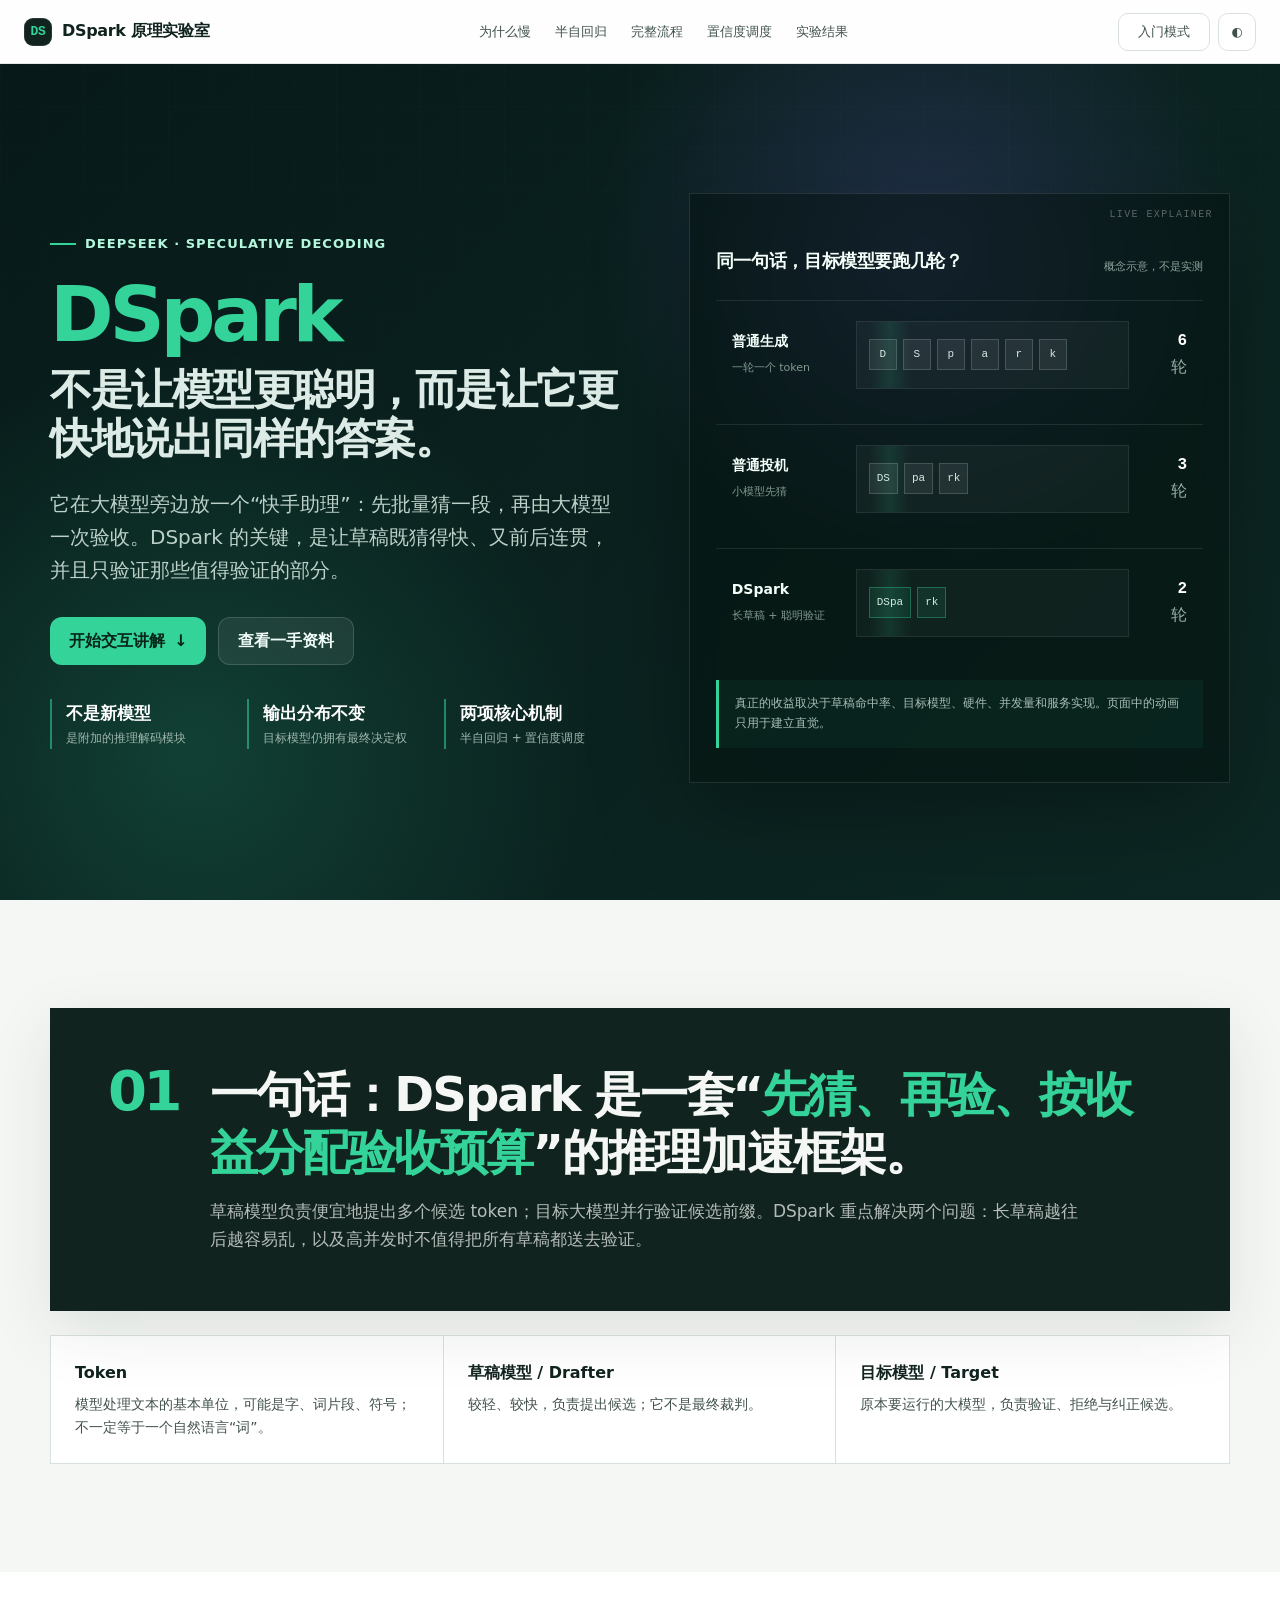
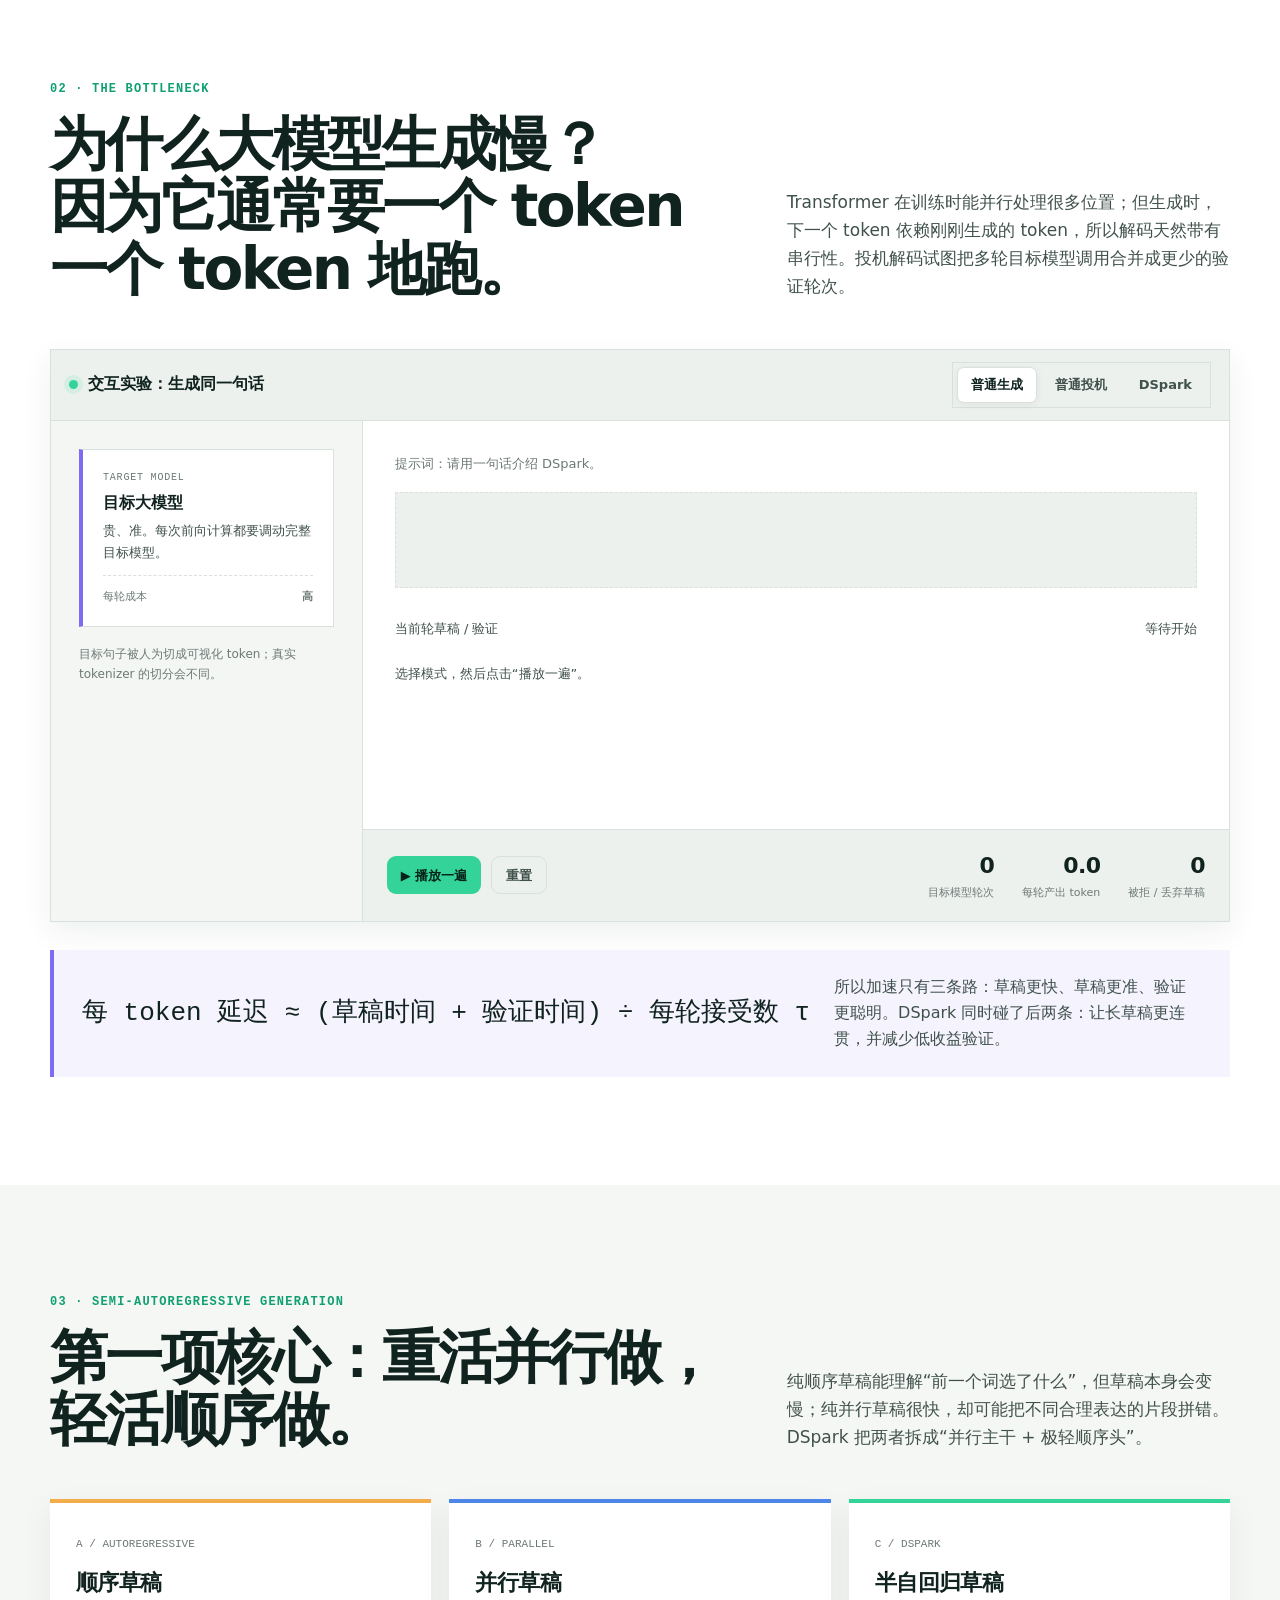
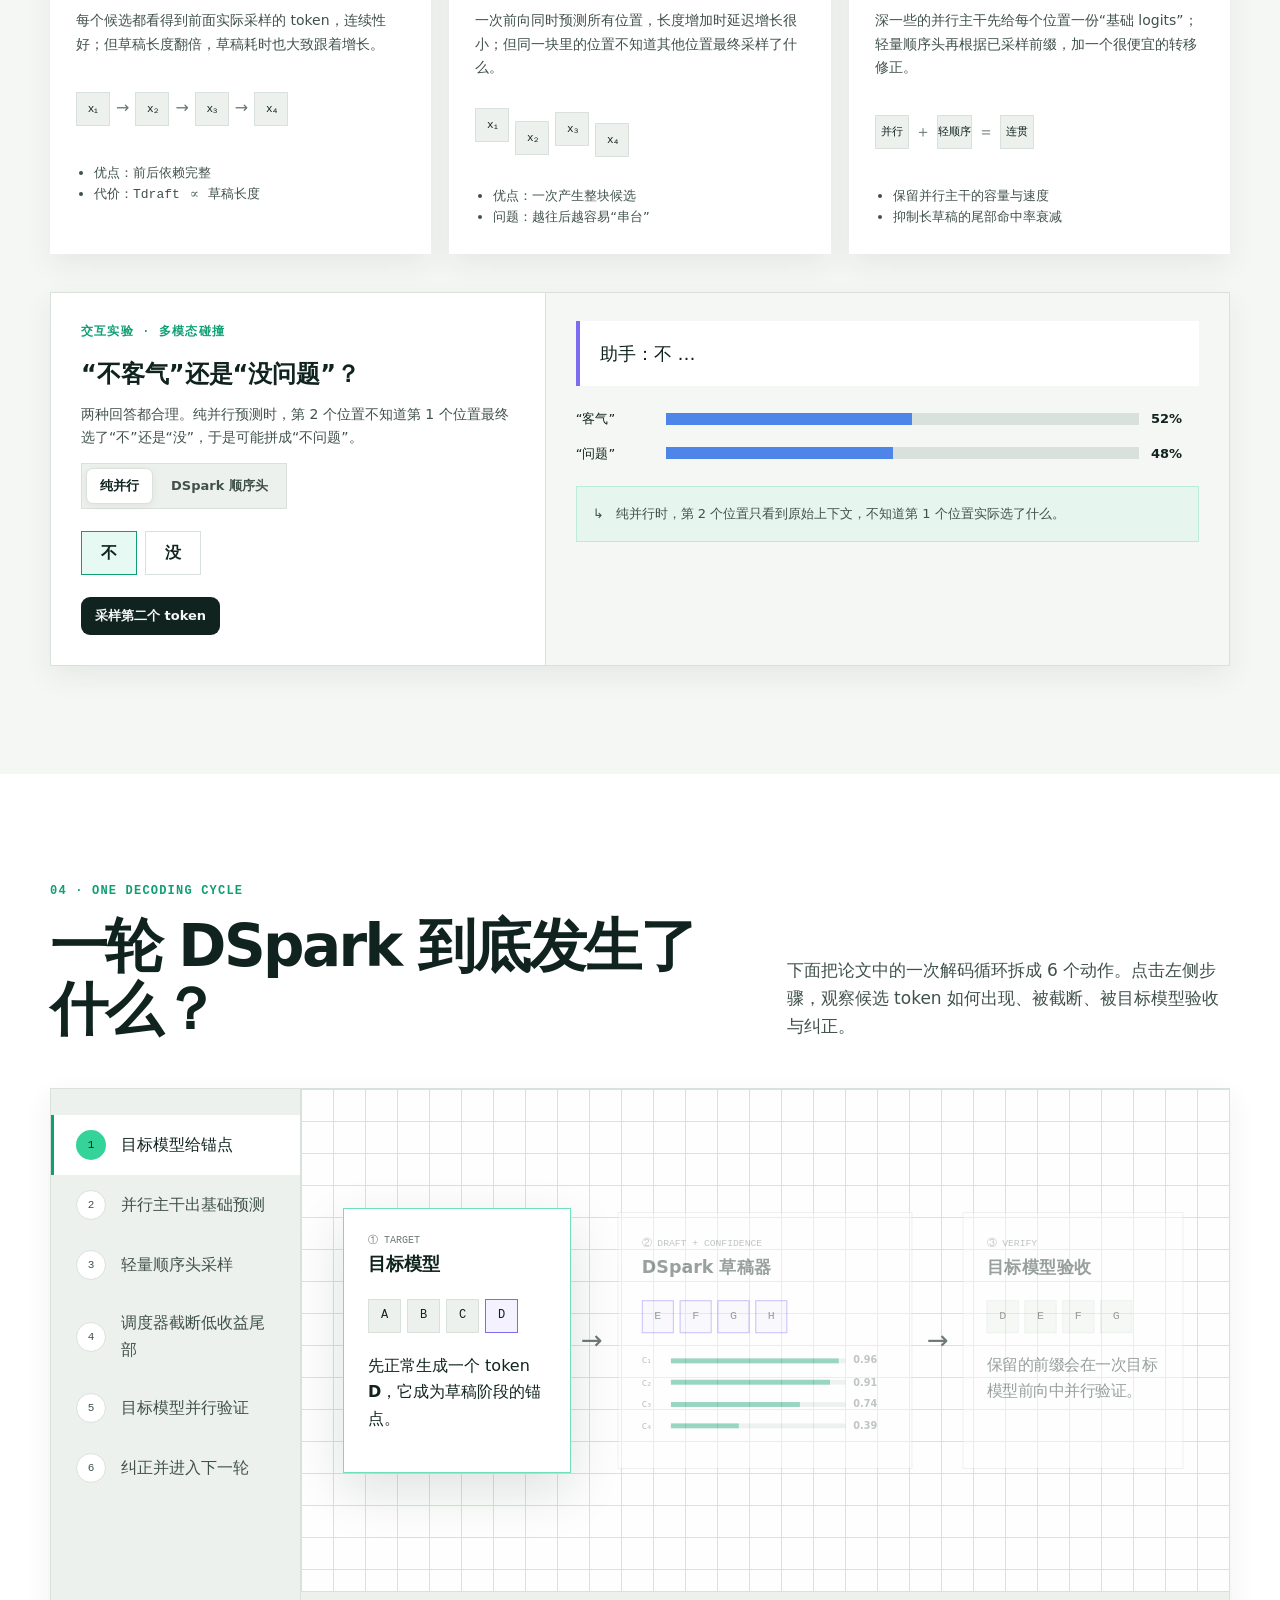
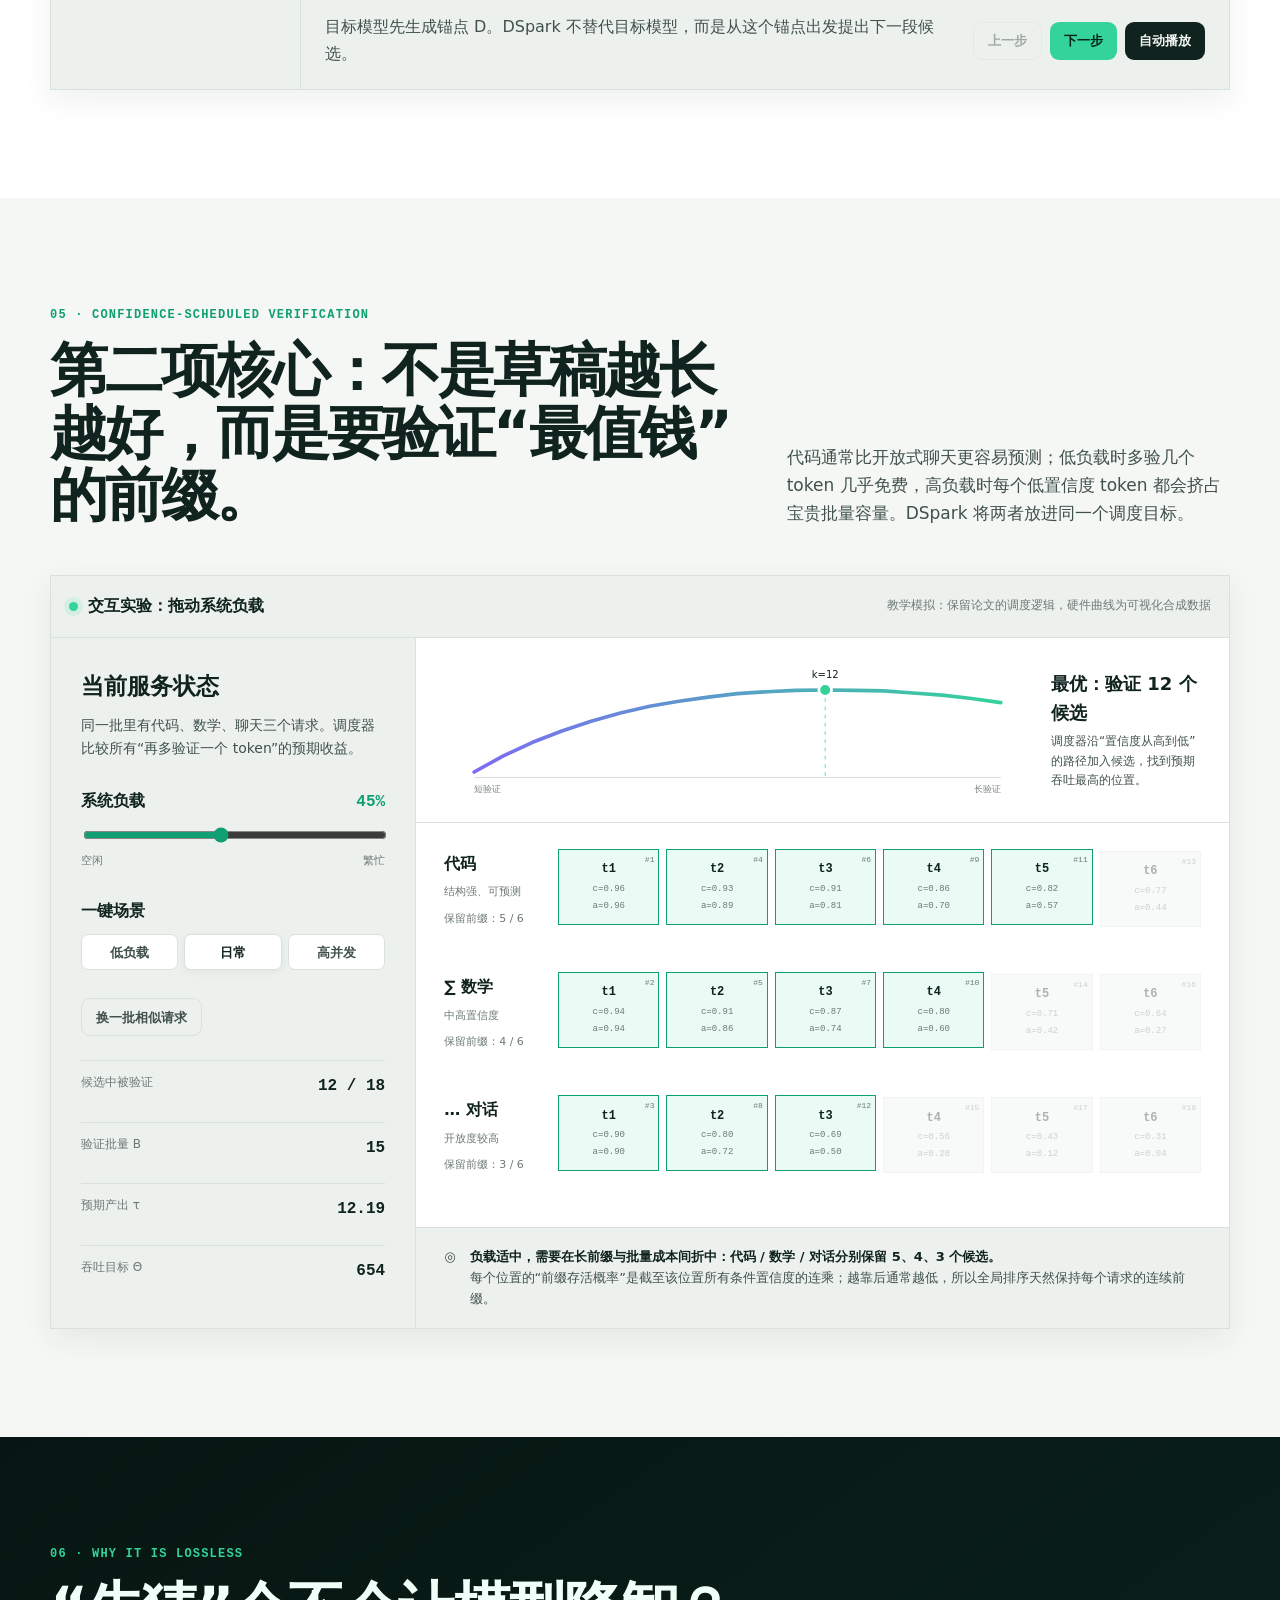
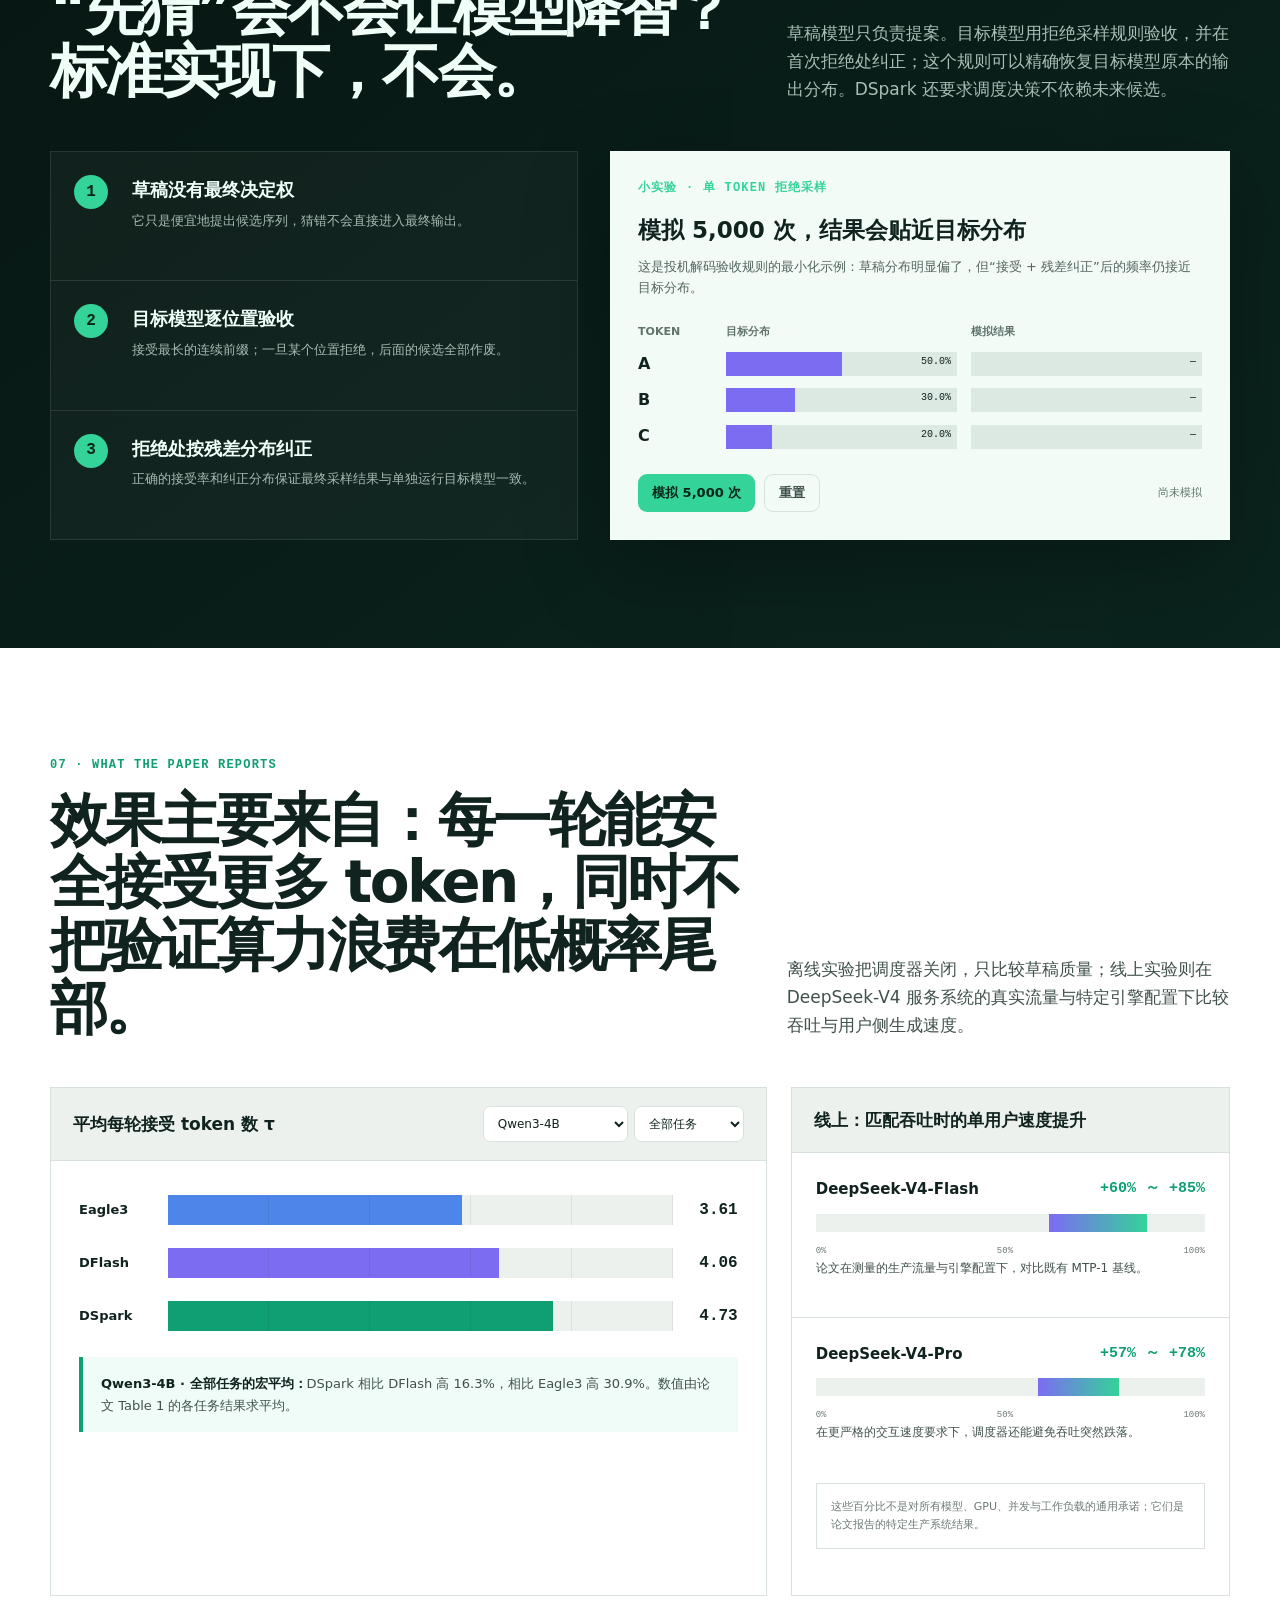
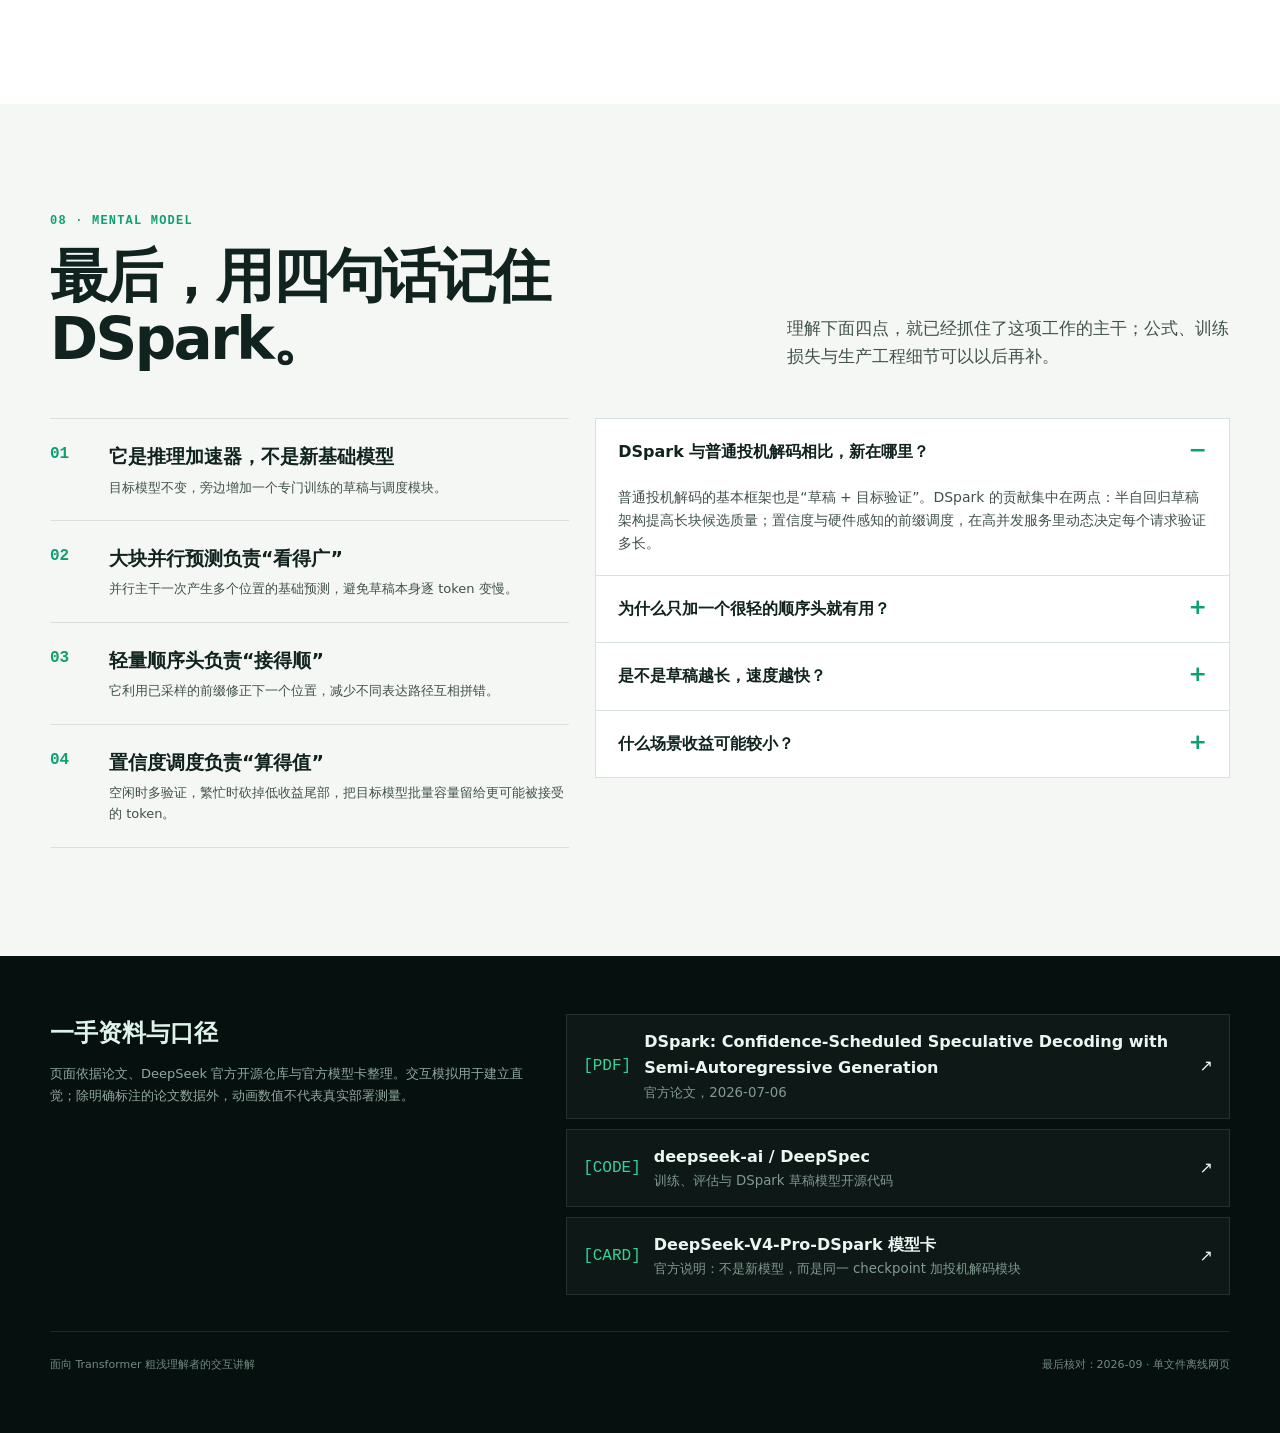
<file: ai-explain/dspark-gpt5.6pro.html>
<!doctype html>
<html lang="zh-CN" data-theme="light" data-depth="beginner">
<head>
  <meta charset="utf-8" />
  <meta name="viewport" content="width=device-width, initial-scale=1" />
  <meta name="description" content="面向 Transformer 初学者的 DeepSeek DSpark 交互式原理讲解。" />
  <title>DSpark 原理实验室｜DeepSeek 投机解码交互讲解</title>
  <style>
    :root {
      --bg: #f5f7f4;
      --bg-elevated: #ffffff;
      --bg-soft: #edf1ee;
      --ink: #10231f;
      --ink-2: #40514c;
      --ink-3: #6c7975;
      --line: #d9e1dd;
      --hero: #071a19;
      --hero-2: #0d2824;
      --mint: #34d399;
      --mint-2: #0f9f73;
      --violet: #7c6cf2;
      --amber: #f2ad4a;
      --red: #e76565;
      --blue: #4d86e8;
      --shadow: 0 20px 60px rgba(8, 37, 30, 0.10);
      --shadow-soft: 0 10px 28px rgba(8, 37, 30, 0.07);
      --radius: 22px;
      --radius-sm: 13px;
      --max: 1180px;
      --mono: ui-monospace, SFMono-Regular, Menlo, Monaco, Consolas, "Liberation Mono", "Courier New", monospace;
      --sans: Inter, ui-sans-serif, system-ui, -apple-system, BlinkMacSystemFont, "Segoe UI", "PingFang SC", "Hiragino Sans GB", "Microsoft YaHei", Arial, sans-serif;
    }

    html[data-theme="dark"] {
      --bg: #07110f;
      --bg-elevated: #0d1b18;
      --bg-soft: #12231f;
      --ink: #eaf7f1;
      --ink-2: #b7cac2;
      --ink-3: #83978f;
      --line: #203a33;
      --hero: #030a09;
      --hero-2: #0a211c;
      --shadow: 0 20px 60px rgba(0, 0, 0, 0.35);
      --shadow-soft: 0 10px 28px rgba(0, 0, 0, 0.25);
    }

    * { box-sizing: border-box; }
    html { scroll-behavior: smooth; }
    body {
      margin: 0;
      background: var(--bg);
      color: var(--ink);
      font-family: var(--sans);
      line-height: 1.65;
      text-rendering: optimizeLegibility;
      -webkit-font-smoothing: antialiased;
    }
    button, input, select { font: inherit; }
    button { color: inherit; }
    a { color: inherit; }
    img, svg { max-width: 100%; }
    ::selection { background: rgba(52, 211, 153, 0.28); }

    .skip-link {
      position: fixed;
      z-index: 999;
      left: 16px;
      top: -60px;
      padding: 10px 14px;
      background: var(--ink);
      color: var(--bg);
      border-radius: 8px;
      transition: top .2s ease;
    }
    .skip-link:focus { top: 14px; }

    .topbar {
      position: sticky;
      top: 0;
      z-index: 80;
      display: grid;
      grid-template-columns: auto 1fr auto;
      align-items: center;
      gap: 20px;
      min-height: 64px;
      padding: 0 24px;
      background: color-mix(in srgb, var(--bg-elevated) 86%, transparent);
      border-bottom: 1px solid color-mix(in srgb, var(--line) 75%, transparent);
      backdrop-filter: blur(18px);
    }
    .brand {
      display: inline-flex;
      align-items: center;
      gap: 10px;
      text-decoration: none;
      font-weight: 790;
      letter-spacing: -0.02em;
      white-space: nowrap;
    }
    .brand-mark {
      width: 28px;
      height: 28px;
      display: grid;
      place-items: center;
      border-radius: 9px;
      background: var(--ink);
      color: var(--mint);
      font-family: var(--mono);
      font-size: 13px;
      box-shadow: inset 0 0 0 1px rgba(255,255,255,.10);
    }
    .topnav {
      display: flex;
      align-items: center;
      justify-content: center;
      gap: 4px;
      min-width: 0;
    }
    .topnav a {
      padding: 8px 10px;
      color: var(--ink-2);
      text-decoration: none;
      font-size: 13px;
      border-radius: 8px;
      white-space: nowrap;
      transition: background .2s ease, color .2s ease;
    }
    .topnav a:hover, .topnav a.active {
      color: var(--ink);
      background: var(--bg-soft);
    }
    .top-actions { display: flex; gap: 8px; }
    .icon-btn, .small-btn, .seg-btn, .primary-btn, .secondary-btn {
      border: 0;
      cursor: pointer;
      transition: transform .18s ease, background .18s ease, border-color .18s ease, opacity .18s ease;
    }
    .icon-btn:hover, .small-btn:hover, .seg-btn:hover, .primary-btn:hover, .secondary-btn:hover { transform: translateY(-1px); }
    .icon-btn:focus-visible, .small-btn:focus-visible, .seg-btn:focus-visible, .primary-btn:focus-visible, .secondary-btn:focus-visible,
    input:focus-visible, select:focus-visible, a:focus-visible {
      outline: 3px solid rgba(52, 211, 153, .33);
      outline-offset: 2px;
    }
    .icon-btn {
      min-width: 38px;
      height: 38px;
      padding: 0 11px;
      display: inline-grid;
      place-items: center;
      border: 1px solid var(--line);
      border-radius: 10px;
      background: var(--bg-elevated);
      color: var(--ink-2);
      font-size: 13px;
    }
    #depthToggle { min-width: 92px; }

    .progress-rail {
      position: fixed;
      z-index: 90;
      left: 0;
      top: 64px;
      width: 100%;
      height: 3px;
      background: transparent;
      pointer-events: none;
    }
    .progress-rail > span {
      display: block;
      width: 0%;
      height: 100%;
      background: linear-gradient(90deg, var(--mint), var(--violet));
      transition: width .1s linear;
    }

    .hero {
      position: relative;
      overflow: hidden;
      background:
        radial-gradient(circle at 72% 22%, rgba(124,108,242,.20), transparent 29%),
        radial-gradient(circle at 15% 82%, rgba(52,211,153,.18), transparent 31%),
        linear-gradient(135deg, var(--hero), var(--hero-2));
      color: #f4fff9;
      min-height: calc(100vh - 64px);
      display: grid;
      align-items: center;
      padding: 88px 24px 76px;
    }
    .hero::before {
      content: "";
      position: absolute;
      inset: 0;
      opacity: .18;
      background-image:
        linear-gradient(rgba(255,255,255,.06) 1px, transparent 1px),
        linear-gradient(90deg, rgba(255,255,255,.06) 1px, transparent 1px);
      background-size: 42px 42px;
      mask-image: linear-gradient(to bottom, black, transparent 92%);
    }
    .hero-inner {
      position: relative;
      z-index: 2;
      width: min(var(--max), 100%);
      margin: 0 auto;
      display: grid;
      grid-template-columns: minmax(0, 1.03fr) minmax(420px, .97fr);
      gap: 64px;
      align-items: center;
    }
    .eyebrow {
      display: inline-flex;
      align-items: center;
      gap: 9px;
      margin-bottom: 22px;
      color: #b5f7dd;
      font-size: 13px;
      font-weight: 760;
      letter-spacing: .08em;
      text-transform: uppercase;
    }
    .eyebrow::before {
      content: "";
      width: 26px;
      height: 2px;
      background: var(--mint);
    }
    h1, h2, h3, p { margin-top: 0; }
    .hero h1 {
      margin-bottom: 24px;
      max-width: 770px;
      font-size: clamp(46px, 6vw, 82px);
      line-height: .99;
      letter-spacing: -0.055em;
      font-weight: 860;
    }
    .hero h1 .accent { color: var(--mint); }
    .hero h1 .subline {
      display: block;
      margin-top: 12px;
      color: #dcebe5;
      font-size: .55em;
      line-height: 1.18;
      letter-spacing: -0.035em;
      font-weight: 670;
    }
    .hero-lead {
      max-width: 650px;
      margin-bottom: 30px;
      color: #bcd0c8;
      font-size: clamp(17px, 2vw, 20px);
    }
    .hero-actions { display: flex; flex-wrap: wrap; gap: 12px; margin-bottom: 34px; }
    .primary-btn, .secondary-btn {
      display: inline-flex;
      align-items: center;
      justify-content: center;
      gap: 9px;
      min-height: 48px;
      padding: 0 19px;
      border-radius: 12px;
      font-weight: 760;
      text-decoration: none;
    }
    .primary-btn { background: var(--mint); color: #06241a; }
    .secondary-btn { background: rgba(255,255,255,.07); color: #effcf7; border: 1px solid rgba(255,255,255,.15); }
    .hero-facts {
      display: grid;
      grid-template-columns: repeat(3, minmax(0, 1fr));
      gap: 16px;
      max-width: 650px;
    }
    .hero-fact {
      padding-left: 14px;
      border-left: 2px solid rgba(52,211,153,.55);
    }
    .hero-fact strong { display: block; font-size: 17px; color: #fff; }
    .hero-fact span { display: block; margin-top: 2px; color: #9fb6ad; font-size: 12px; }

    .hero-machine {
      position: relative;
      min-height: 590px;
      display: grid;
      align-content: center;
      gap: 16px;
      padding: 26px;
      border: 1px solid rgba(255,255,255,.11);
      background: rgba(3, 15, 12, .48);
      box-shadow: 0 32px 90px rgba(0,0,0,.28);
      backdrop-filter: blur(12px);
    }
    .hero-machine::after {
      content: "LIVE EXPLAINER";
      position: absolute;
      top: 13px;
      right: 16px;
      color: rgba(255,255,255,.33);
      font-family: var(--mono);
      font-size: 10px;
      letter-spacing: .14em;
    }
    .machine-head {
      display: flex;
      justify-content: space-between;
      align-items: flex-end;
      gap: 14px;
      padding: 18px 0 8px;
    }
    .machine-head h2 { margin: 0; font-size: 18px; letter-spacing: -.02em; }
    .machine-head span { color: #8da59b; font-family: var(--mono); font-size: 11px; }
    .race-lane {
      display: grid;
      grid-template-columns: 112px 1fr 46px;
      gap: 12px;
      align-items: center;
      min-height: 108px;
      padding: 16px;
      border-top: 1px solid rgba(255,255,255,.09);
    }
    .lane-label strong { display: block; font-size: 14px; }
    .lane-label small { color: #829a90; font-size: 11px; }
    .lane-track {
      position: relative;
      min-height: 68px;
      display: flex;
      align-items: center;
      gap: 6px;
      padding: 12px;
      overflow: hidden;
      background: rgba(255,255,255,.035);
      border: 1px solid rgba(255,255,255,.08);
    }
    .lane-track::before {
      content: "";
      position: absolute;
      top: 0;
      bottom: 0;
      width: 42px;
      background: linear-gradient(90deg, transparent, rgba(52,211,153,.12), transparent);
      animation: scan 2.8s linear infinite;
    }
    .race-lane:nth-of-type(3) .lane-track::before { animation-duration: 2.1s; }
    .race-lane:nth-of-type(4) .lane-track::before { animation-duration: 1.35s; }
    @keyframes scan { from { left: -55px; } to { left: calc(100% + 55px); } }
    .mini-token {
      position: relative;
      z-index: 1;
      min-width: 28px;
      height: 31px;
      display: grid;
      place-items: center;
      padding: 0 7px;
      border: 1px solid rgba(255,255,255,.18);
      background: rgba(255,255,255,.08);
      color: #e9fff6;
      font-family: var(--mono);
      font-size: 11px;
      opacity: .9;
      transform-origin: center;
      animation: tokenPulse 2.4s ease-in-out infinite;
    }
    .race-lane:nth-of-type(3) .mini-token { animation-delay: .2s; }
    .race-lane:nth-of-type(4) .mini-token { background: rgba(52,211,153,.11); border-color: rgba(52,211,153,.4); }
    @keyframes tokenPulse { 0%, 100% { transform: translateY(0); opacity: .72; } 50% { transform: translateY(-3px); opacity: 1; } }
    .lane-score { text-align: right; font-family: var(--mono); color: #9ab2a8; }
    .lane-score strong { display: block; color: #fff; font-size: 16px; }
    .machine-note {
      margin: 8px 0 0;
      padding: 14px 16px;
      color: #a9beb6;
      border-left: 3px solid var(--mint);
      background: rgba(52,211,153,.05);
      font-size: 12px;
    }

    main { overflow: clip; }
    .section {
      position: relative;
      padding: 108px 24px;
    }
    .section.alt { background: var(--bg-elevated); }
    .section.dark {
      background: linear-gradient(145deg, #071612, #0b241e);
      color: #f0fff8;
    }
    .container { width: min(var(--max), 100%); margin: 0 auto; }
    .section-heading {
      display: grid;
      grid-template-columns: minmax(0, 1fr) minmax(280px, .64fr);
      gap: 44px;
      align-items: end;
      margin-bottom: 48px;
    }
    .kicker {
      display: block;
      margin-bottom: 13px;
      color: var(--mint-2);
      font-family: var(--mono);
      font-size: 12px;
      font-weight: 750;
      letter-spacing: .10em;
      text-transform: uppercase;
    }
    .dark .kicker { color: var(--mint); }
    .section-heading h2 {
      margin-bottom: 0;
      font-size: clamp(34px, 5vw, 58px);
      line-height: 1.08;
      letter-spacing: -0.045em;
    }
    .section-heading p { margin: 0; color: var(--ink-2); font-size: 17px; }
    .dark .section-heading p { color: #a9beb5; }
    .section-heading code { font-family: var(--mono); font-size: .92em; }

    .thesis-card {
      position: relative;
      display: grid;
      grid-template-columns: 74px 1fr;
      gap: 28px;
      align-items: start;
      padding: clamp(28px, 5vw, 58px);
      background: var(--ink);
      color: var(--bg);
      box-shadow: var(--shadow);
    }
    html[data-theme="dark"] .thesis-card { background: #eaf7f1; color: #10231f; }
    .thesis-card .big-number {
      font-size: 56px;
      font-weight: 860;
      color: var(--mint);
      line-height: .9;
      letter-spacing: -.06em;
    }
    .thesis-card h2 {
      max-width: 970px;
      margin-bottom: 16px;
      font-size: clamp(28px, 4.2vw, 48px);
      line-height: 1.2;
      letter-spacing: -.04em;
    }
    .thesis-card p { margin: 0; max-width: 880px; opacity: .72; font-size: 17px; }
    .thesis-card mark { background: transparent; color: var(--mint); }

    .definition-strip {
      display: grid;
      grid-template-columns: repeat(3, 1fr);
      margin-top: 24px;
      border: 1px solid var(--line);
      background: var(--bg-elevated);
    }
    .definition-item { padding: 24px; border-right: 1px solid var(--line); }
    .definition-item:last-child { border-right: 0; }
    .definition-item b { display: block; margin-bottom: 6px; }
    .definition-item p { margin: 0; color: var(--ink-2); font-size: 14px; }

    .lab-shell {
      border: 1px solid var(--line);
      background: var(--bg-elevated);
      box-shadow: var(--shadow-soft);
    }
    .lab-top {
      display: flex;
      justify-content: space-between;
      align-items: center;
      gap: 18px;
      min-height: 62px;
      padding: 12px 18px;
      border-bottom: 1px solid var(--line);
      background: var(--bg-soft);
    }
    .lab-title {
      display: flex;
      align-items: center;
      gap: 10px;
      font-weight: 780;
    }
    .lab-dot { width: 9px; height: 9px; border-radius: 50%; background: var(--mint); box-shadow: 0 0 0 5px rgba(52,211,153,.13); }
    .lab-note { color: var(--ink-3); font-size: 12px; }
    .segmented { display: inline-flex; gap: 4px; padding: 4px; background: var(--bg-soft); border: 1px solid var(--line); }
    .seg-btn {
      min-height: 36px;
      padding: 0 13px;
      background: transparent;
      border: 1px solid transparent;
      border-radius: 7px;
      color: var(--ink-2);
      font-size: 13px;
      font-weight: 690;
    }
    .seg-btn.active { background: var(--bg-elevated); border-color: var(--line); color: var(--ink); box-shadow: 0 2px 8px rgba(8,37,30,.06); }
    .small-btn {
      min-height: 38px;
      padding: 0 14px;
      background: var(--ink);
      color: var(--bg);
      border-radius: 9px;
      font-size: 13px;
      font-weight: 730;
    }
    .small-btn.ghost { background: transparent; color: var(--ink-2); border: 1px solid var(--line); }
    .small-btn.mint { background: var(--mint); color: #06241a; }
    .small-btn:disabled { cursor: not-allowed; opacity: .45; transform: none; }

    .generation-grid {
      display: grid;
      grid-template-columns: minmax(240px, .36fr) minmax(0, 1fr);
      min-height: 500px;
    }
    .model-column {
      padding: 28px;
      border-right: 1px solid var(--line);
      background: color-mix(in srgb, var(--bg-soft) 62%, transparent);
    }
    .model-node {
      position: relative;
      padding: 20px;
      margin-bottom: 18px;
      border: 1px solid var(--line);
      background: var(--bg-elevated);
    }
    .model-node.big { border-left: 4px solid var(--violet); }
    .model-node.small { border-left: 4px solid var(--mint); }
    .model-node.hidden { display: none; }
    .model-node.pulse { animation: modelFlash .48s ease; }
    @keyframes modelFlash { 0% { box-shadow: 0 0 0 0 rgba(124,108,242,.45); } 100% { box-shadow: 0 0 0 18px rgba(124,108,242,0); } }
    .model-node small { display: block; color: var(--ink-3); font-family: var(--mono); font-size: 10px; text-transform: uppercase; letter-spacing: .08em; }
    .model-node strong { display: block; margin: 4px 0; }
    .model-node p { margin: 0; color: var(--ink-2); font-size: 13px; }
    .model-cost {
      display: flex;
      justify-content: space-between;
      margin-top: 12px;
      padding-top: 12px;
      border-top: 1px dashed var(--line);
      font-family: var(--mono);
      font-size: 11px;
      color: var(--ink-3);
    }
    .sim-column { display: grid; grid-template-rows: 1fr auto; min-width: 0; }
    .sim-stage { padding: 32px; min-height: 370px; }
    .sim-prompt { color: var(--ink-3); font-size: 13px; }
    .sim-output {
      display: flex;
      flex-wrap: wrap;
      align-content: flex-start;
      gap: 8px;
      min-height: 96px;
      margin: 18px 0 30px;
      padding: 20px;
      border: 1px dashed var(--line);
      background: var(--bg-soft);
    }
    .output-token, .draft-token, .verify-token, .scheduler-token {
      display: inline-flex;
      align-items: center;
      justify-content: center;
      min-height: 36px;
      padding: 5px 10px;
      border: 1px solid var(--line);
      background: var(--bg-elevated);
      font-family: var(--mono);
      font-size: 13px;
    }
    .output-token { animation: tokenIn .28s ease both; }
    @keyframes tokenIn { from { opacity: 0; transform: translateY(7px) scale(.96); } to { opacity: 1; transform: none; } }
    .draft-area { min-height: 110px; }
    .draft-caption { display: flex; justify-content: space-between; align-items: center; gap: 14px; margin-bottom: 10px; color: var(--ink-2); font-size: 13px; }
    .draft-row { display: flex; flex-wrap: wrap; gap: 8px; }
    .draft-token { color: var(--ink-2); border-style: dashed; }
    .draft-token.accept { border-color: var(--mint-2); background: rgba(52,211,153,.10); color: var(--ink); }
    .draft-token.reject { border-color: var(--red); background: rgba(231,101,101,.08); color: var(--red); text-decoration: line-through; }
    .draft-token.drop { opacity: .35; filter: grayscale(.8); }
    .draft-token.bonus { border-color: var(--violet); background: rgba(124,108,242,.10); }
    .sim-status { min-height: 26px; margin-top: 14px; color: var(--ink-2); font-size: 13px; }
    .sim-controls {
      display: grid;
      grid-template-columns: auto auto 1fr;
      gap: 10px;
      align-items: center;
      padding: 18px 24px;
      border-top: 1px solid var(--line);
      background: var(--bg-soft);
    }
    .sim-metrics { display: flex; justify-content: flex-end; gap: 28px; min-width: 0; }
    .metric { text-align: right; }
    .metric strong { display: block; font-size: 22px; letter-spacing: -.03em; }
    .metric span { display: block; color: var(--ink-3); font-size: 11px; }

    .formula-band {
      display: grid;
      grid-template-columns: auto 1fr;
      gap: 24px;
      align-items: center;
      margin-top: 28px;
      padding: 24px 28px;
      border-left: 4px solid var(--violet);
      background: color-mix(in srgb, var(--violet) 8%, var(--bg-elevated));
    }
    .formula {
      font-family: var(--mono);
      font-size: clamp(18px, 2.5vw, 26px);
      white-space: nowrap;
    }
    .formula-band p { margin: 0; color: var(--ink-2); }

    .tradeoff-grid {
      display: grid;
      grid-template-columns: repeat(3, 1fr);
      gap: 18px;
      margin-bottom: 38px;
    }
    .trade-card {
      position: relative;
      min-height: 305px;
      padding: 26px;
      border-top: 4px solid var(--line);
      background: var(--bg-elevated);
      box-shadow: var(--shadow-soft);
    }
    .trade-card:nth-child(1) { border-color: var(--amber); }
    .trade-card:nth-child(2) { border-color: var(--blue); }
    .trade-card:nth-child(3) { border-color: var(--mint); }
    .trade-card .index { font-family: var(--mono); color: var(--ink-3); font-size: 11px; }
    .trade-card h3 { margin: 10px 0 8px; font-size: 22px; letter-spacing: -.025em; }
    .trade-card p { color: var(--ink-2); font-size: 14px; }
    .trade-visual { display: flex; align-items: center; gap: 6px; min-height: 70px; margin: 18px 0; }
    .trade-visual .chip {
      min-width: 34px;
      min-height: 34px;
      display: grid;
      place-items: center;
      border: 1px solid var(--line);
      background: var(--bg-soft);
      font-family: var(--mono);
      font-size: 11px;
    }
    .trade-visual .arrow { color: var(--ink-3); }
    .trade-visual.parallel .chip { transform: translateY(var(--dy, 0)); }
    .trade-card ul { margin: 0; padding-left: 18px; color: var(--ink-2); font-size: 13px; }

    .phrase-lab { display: grid; grid-template-columns: minmax(0, .42fr) minmax(0, .58fr); }
    .phrase-controls { padding: 30px; border-right: 1px solid var(--line); }
    .phrase-controls h3 { margin-bottom: 8px; font-size: 24px; }
    .phrase-controls p { color: var(--ink-2); font-size: 14px; }
    .choice-row { display: flex; flex-wrap: wrap; gap: 8px; margin: 22px 0; }
    .choice-btn {
      min-width: 56px;
      height: 44px;
      border: 1px solid var(--line);
      background: var(--bg-elevated);
      cursor: pointer;
      font-weight: 760;
    }
    .choice-btn.active { border-color: var(--mint-2); background: rgba(52,211,153,.12); }
    .phrase-output {
      padding: 28px 30px;
      background: color-mix(in srgb, var(--bg-soft) 56%, transparent);
    }
    .speech {
      padding: 18px 20px;
      margin-bottom: 22px;
      border-left: 4px solid var(--violet);
      background: var(--bg-elevated);
      font-size: 18px;
    }
    .prob-row {
      display: grid;
      grid-template-columns: 78px 1fr 48px;
      gap: 12px;
      align-items: center;
      margin: 13px 0;
      font-size: 13px;
    }
    .prob-track { height: 12px; background: var(--line); overflow: hidden; }
    .prob-fill { height: 100%; width: 50%; background: var(--blue); transition: width .45s ease; }
    .prob-row.corrected .prob-fill { background: var(--mint-2); }
    .transition-callout {
      display: grid;
      grid-template-columns: auto 1fr;
      gap: 12px;
      align-items: start;
      margin-top: 22px;
      padding: 16px;
      background: rgba(52,211,153,.08);
      border: 1px solid rgba(52,211,153,.25);
      font-size: 13px;
      color: var(--ink-2);
    }

    .cycle-shell { overflow: hidden; }
    .cycle-grid {
      display: grid;
      grid-template-columns: 250px 1fr;
      min-height: 600px;
    }
    .cycle-steps {
      padding: 26px 0;
      border-right: 1px solid var(--line);
      background: var(--bg-soft);
    }
    .cycle-step {
      width: 100%;
      display: grid;
      grid-template-columns: 34px 1fr;
      gap: 11px;
      align-items: center;
      padding: 15px 22px;
      border: 0;
      border-left: 3px solid transparent;
      background: transparent;
      text-align: left;
      cursor: pointer;
      color: var(--ink-2);
    }
    .cycle-step .step-num {
      width: 30px;
      height: 30px;
      display: grid;
      place-items: center;
      border: 1px solid var(--line);
      background: var(--bg-elevated);
      border-radius: 50%;
      font-family: var(--mono);
      font-size: 11px;
    }
    .cycle-step.active { border-left-color: var(--mint-2); background: var(--bg-elevated); color: var(--ink); }
    .cycle-step.active .step-num { background: var(--mint); color: #06241a; border-color: transparent; }
    .cycle-stage { display: grid; grid-template-rows: 1fr auto; min-width: 0; }
    .cycle-canvas {
      position: relative;
      min-height: 500px;
      padding: 42px;
      overflow: hidden;
      background:
        linear-gradient(var(--line) 1px, transparent 1px),
        linear-gradient(90deg, var(--line) 1px, transparent 1px);
      background-size: 32px 32px;
      background-color: color-mix(in srgb, var(--bg-elevated) 90%, var(--bg-soft));
    }
    .cycle-flow {
      height: 100%;
      display: grid;
      grid-template-columns: .9fr 42px 1.2fr 42px .9fr;
      align-items: center;
      gap: 0;
    }
    .cycle-box {
      position: relative;
      min-height: 265px;
      padding: 24px;
      border: 1px solid var(--line);
      background: var(--bg-elevated);
      opacity: .42;
      transform: scale(.97);
      transition: opacity .35s ease, transform .35s ease, border-color .35s ease, box-shadow .35s ease;
    }
    .cycle-box.active { opacity: 1; transform: scale(1); border-color: rgba(52,211,153,.7); box-shadow: 0 18px 50px rgba(8,37,30,.12); }
    .cycle-box.done { opacity: .82; transform: scale(.99); }
    .cycle-box h3 { margin-bottom: 4px; font-size: 18px; }
    .cycle-box small { display: block; color: var(--ink-3); font-family: var(--mono); font-size: 10px; text-transform: uppercase; }
    .flow-arrow { text-align: center; color: var(--ink-3); font-size: 26px; }
    .token-cluster { display: flex; flex-wrap: wrap; gap: 6px; margin: 20px 0; }
    .flow-token {
      min-width: 33px;
      min-height: 34px;
      display: grid;
      place-items: center;
      padding: 0 7px;
      border: 1px solid var(--line);
      background: var(--bg-soft);
      font-family: var(--mono);
      font-size: 12px;
      transition: opacity .3s ease, transform .3s ease, background .3s ease, border-color .3s ease;
    }
    .flow-token.new { border-color: var(--violet); background: rgba(124,108,242,.09); }
    .flow-token.keep { border-color: var(--mint-2); background: rgba(52,211,153,.11); }
    .flow-token.drop { opacity: .25; text-decoration: line-through; }
    .flow-token.reject { border-color: var(--red); color: var(--red); text-decoration: line-through; }
    .flow-token.correct { border-color: var(--amber); background: rgba(242,173,74,.10); }
    .confidence-mini { display: grid; gap: 6px; margin-top: 18px; }
    .confidence-mini div { display: grid; grid-template-columns: 22px 1fr 36px; gap: 8px; align-items: center; color: var(--ink-3); font-size: 10px; }
    .confidence-mini i { height: 5px; background: var(--line); }
    .confidence-mini i > span { display: block; height: 100%; background: var(--mint-2); width: var(--w); }
    .cycle-caption {
      display: grid;
      grid-template-columns: 1fr auto;
      gap: 22px;
      align-items: center;
      min-height: 98px;
      padding: 18px 24px;
      border-top: 1px solid var(--line);
      background: var(--bg-soft);
    }
    .cycle-caption p { margin: 0; color: var(--ink-2); }
    .cycle-actions { display: flex; gap: 8px; }

    .scheduler-layout {
      display: grid;
      grid-template-columns: minmax(260px, .31fr) minmax(0, .69fr);
      min-height: 690px;
    }
    .scheduler-controls {
      padding: 30px;
      border-right: 1px solid var(--line);
      background: var(--bg-soft);
    }
    .scheduler-controls h3 { margin-bottom: 8px; font-size: 23px; }
    .scheduler-controls > p { color: var(--ink-2); font-size: 14px; }
    .control-block { margin: 28px 0; }
    .control-label { display: flex; justify-content: space-between; align-items: baseline; margin-bottom: 10px; font-weight: 700; }
    .control-label output { color: var(--mint-2); font-family: var(--mono); }
    input[type="range"] {
      width: 100%;
      accent-color: var(--mint-2);
      cursor: pointer;
    }
    .load-words { display: flex; justify-content: space-between; color: var(--ink-3); font-size: 11px; }
    .preset-row { display: grid; grid-template-columns: repeat(3, 1fr); gap: 6px; }
    .preset-row .seg-btn { border: 1px solid var(--line); background: var(--bg-elevated); }
    .scheduler-summary { display: grid; gap: 10px; margin-top: 24px; }
    .summary-stat { display: flex; justify-content: space-between; gap: 12px; padding: 12px 0; border-top: 1px solid var(--line); }
    .summary-stat span { color: var(--ink-3); font-size: 12px; }
    .summary-stat strong { font-family: var(--mono); font-size: 16px; }
    .scheduler-main { display: grid; grid-template-rows: auto 1fr auto; min-width: 0; }
    .scheduler-chart {
      display: grid;
      grid-template-columns: 1fr 150px;
      gap: 20px;
      align-items: center;
      min-height: 185px;
      padding: 24px 28px;
      border-bottom: 1px solid var(--line);
    }
    .scheduler-chart svg { width: 100%; height: 128px; overflow: visible; }
    .chart-side { font-size: 12px; color: var(--ink-2); }
    .chart-side strong { display: block; margin-bottom: 4px; color: var(--ink); font-size: 18px; }
    .request-list { display: grid; gap: 22px; padding: 28px; }
    .request-row { display: grid; grid-template-columns: 96px 1fr; gap: 18px; align-items: start; }
    .request-meta strong { display: block; }
    .request-meta small { color: var(--ink-3); font-size: 11px; }
    .request-tokens { display: grid; grid-template-columns: repeat(6, minmax(70px, 1fr)); gap: 7px; }
    .scheduler-token {
      position: relative;
      min-height: 76px;
      flex-direction: column;
      gap: 2px;
      padding: 8px 5px;
      border-color: var(--line);
      background: var(--bg-soft);
      transition: opacity .3s ease, transform .3s ease, border-color .3s ease, background .3s ease;
    }
    .scheduler-token.keep { border-color: var(--mint-2); background: rgba(52,211,153,.10); transform: translateY(-2px); }
    .scheduler-token.drop { opacity: .34; }
    .scheduler-token b { font-size: 12px; }
    .scheduler-token small { color: var(--ink-3); font-size: 9px; font-family: var(--mono); }
    .scheduler-token .rank { position: absolute; top: 3px; right: 4px; color: var(--ink-3); font-size: 8px; }
    .scheduler-explainer {
      display: grid;
      grid-template-columns: auto 1fr;
      gap: 14px;
      padding: 18px 28px;
      border-top: 1px solid var(--line);
      background: var(--bg-soft);
      color: var(--ink-2);
      font-size: 13px;
    }
    .scheduler-explainer strong { color: var(--ink); }

    .lossless-grid {
      display: grid;
      grid-template-columns: minmax(0, .46fr) minmax(0, .54fr);
      gap: 32px;
      align-items: stretch;
    }
    .rule-stack { display: grid; gap: 0; border: 1px solid rgba(255,255,255,.13); }
    .rule {
      display: grid;
      grid-template-columns: 42px 1fr;
      gap: 16px;
      padding: 23px;
      border-bottom: 1px solid rgba(255,255,255,.11);
      background: rgba(255,255,255,.035);
    }
    .rule:last-child { border-bottom: 0; }
    .rule-num { width: 34px; height: 34px; display: grid; place-items: center; border-radius: 50%; background: var(--mint); color: #06241a; font-family: var(--mono); font-weight: 800; }
    .rule h3 { margin-bottom: 5px; font-size: 18px; }
    .rule p { margin: 0; color: #a7bbb3; font-size: 13px; }
    .distribution-lab { padding: 28px; background: #f3fbf7; color: #10231f; box-shadow: 0 28px 80px rgba(0,0,0,.25); }
    .distribution-lab h3 { margin-bottom: 6px; font-size: 23px; }
    .distribution-lab > p { color: #53645e; font-size: 13px; }
    .dist-grid { display: grid; grid-template-columns: 74px 1fr 1fr; gap: 10px 14px; align-items: center; margin: 24px 0; }
    .dist-grid .head { color: #60736c; font-size: 11px; font-weight: 760; text-transform: uppercase; }
    .dist-track { height: 24px; background: #dce8e2; position: relative; overflow: hidden; }
    .dist-fill { height: 100%; background: var(--violet); transition: width .45s ease; }
    .dist-fill.observed { background: var(--mint-2); }
    .dist-value { position: absolute; right: 6px; top: 2px; font-family: var(--mono); font-size: 10px; color: #10231f; }
    .dist-actions { display: flex; flex-wrap: wrap; gap: 9px; align-items: center; }
    .dist-error { margin-left: auto; color: #60736c; font-family: var(--mono); font-size: 11px; }
    .advanced-box {
      display: none;
      margin-top: 22px;
      padding: 18px;
      border-left: 3px solid var(--violet);
      background: rgba(124,108,242,.07);
      color: var(--ink-2);
      font-size: 13px;
    }
    html[data-depth="advanced"] .advanced-box { display: block; }
    .dark .advanced-box { color: #b7cbc2; background: rgba(124,108,242,.11); }
    .advanced-inline { display: none; }
    html[data-depth="advanced"] .advanced-inline { display: inline; }

    .results-layout {
      display: grid;
      grid-template-columns: minmax(0, .62fr) minmax(290px, .38fr);
      gap: 24px;
      align-items: stretch;
    }
    .benchmark-panel, .production-panel { border: 1px solid var(--line); background: var(--bg-elevated); }
    .panel-head { display: flex; justify-content: space-between; gap: 18px; align-items: center; padding: 18px 22px; border-bottom: 1px solid var(--line); background: var(--bg-soft); }
    .panel-head h3 { margin: 0; font-size: 17px; }
    .bench-controls { display: flex; flex-wrap: wrap; gap: 6px; }
    .bench-controls select {
      min-height: 36px;
      padding: 0 30px 0 10px;
      border: 1px solid var(--line);
      background: var(--bg-elevated);
      color: var(--ink);
      border-radius: 7px;
      font-size: 12px;
    }
    .bar-chart { display: grid; gap: 23px; padding: 34px 28px 24px; }
    .bar-row { display: grid; grid-template-columns: 76px 1fr 52px; gap: 13px; align-items: center; }
    .bar-row label { font-weight: 720; font-size: 13px; }
    .bar-track { position: relative; height: 30px; background: var(--bg-soft); overflow: hidden; }
    .bar-track::after {
      content: "";
      position: absolute;
      inset: 0;
      background-image: linear-gradient(90deg, transparent calc(100% - 1px), rgba(16,35,31,.08) 1px);
      background-size: 20% 100%;
      pointer-events: none;
    }
    .bar-fill { height: 100%; width: 0; background: var(--blue); transition: width .65s cubic-bezier(.2,.7,.2,1); }
    .bar-row:nth-child(2) .bar-fill { background: var(--violet); }
    .bar-row:nth-child(3) .bar-fill { background: var(--mint-2); }
    .bar-value { font-family: var(--mono); font-weight: 760; text-align: right; }
    .bench-callout { margin: 2px 28px 28px; padding: 16px 18px; border-left: 4px solid var(--mint-2); background: rgba(52,211,153,.08); color: var(--ink-2); font-size: 13px; }
    .bench-callout strong { color: var(--ink); }
    .production-panel { padding-bottom: 22px; }
    .range-card { padding: 24px 24px 4px; }
    .range-card + .range-card { border-top: 1px solid var(--line); margin-top: 22px; }
    .range-card h4 { display: flex; justify-content: space-between; gap: 12px; margin: 0 0 12px; font-size: 15px; }
    .range-card h4 span { color: var(--mint-2); font-family: var(--mono); }
    .range-track { position: relative; height: 18px; background: var(--bg-soft); margin: 12px 0; }
    .range-fill { position: absolute; top: 0; bottom: 0; left: var(--left); width: var(--width); background: linear-gradient(90deg, var(--violet), var(--mint)); }
    .range-scale { display: flex; justify-content: space-between; color: var(--ink-3); font-family: var(--mono); font-size: 9px; }
    .range-card p { color: var(--ink-2); font-size: 12px; }
    .caveat { margin: 24px; padding: 14px; border: 1px solid var(--line); color: var(--ink-3); font-size: 11px; }

    .summary-grid {
      display: grid;
      grid-template-columns: minmax(0, .45fr) minmax(0, .55fr);
      gap: 26px;
      align-items: start;
    }
    .takeaway-list { display: grid; border-top: 1px solid var(--line); }
    .takeaway {
      display: grid;
      grid-template-columns: 42px 1fr;
      gap: 17px;
      padding: 22px 0;
      border-bottom: 1px solid var(--line);
    }
    .takeaway b { font-family: var(--mono); color: var(--mint-2); }
    .takeaway h3 { margin-bottom: 4px; font-size: 19px; }
    .takeaway p { margin: 0; color: var(--ink-2); font-size: 13px; }
    .faq { border: 1px solid var(--line); background: var(--bg-elevated); }
    details { border-bottom: 1px solid var(--line); }
    details:last-child { border-bottom: 0; }
    summary {
      list-style: none;
      display: flex;
      justify-content: space-between;
      gap: 20px;
      padding: 20px 22px;
      cursor: pointer;
      font-weight: 740;
    }
    summary::-webkit-details-marker { display: none; }
    summary::after { content: "+"; color: var(--mint-2); font-size: 22px; line-height: 1; }
    details[open] summary::after { content: "−"; }
    details p { margin: 0; padding: 0 22px 20px; color: var(--ink-2); font-size: 14px; }

    .sources {
      padding: 58px 24px;
      background: #06100e;
      color: #dff3ea;
    }
    .sources-inner { width: min(var(--max), 100%); margin: 0 auto; display: grid; grid-template-columns: 1fr 1.4fr; gap: 42px; }
    .sources h2 { margin-bottom: 10px; font-size: 24px; }
    .sources p { margin: 0; color: #91a99f; font-size: 13px; }
    .source-list { display: grid; gap: 10px; }
    .source-link {
      display: grid;
      grid-template-columns: auto 1fr auto;
      gap: 13px;
      align-items: center;
      padding: 14px 16px;
      border: 1px solid rgba(255,255,255,.10);
      color: #eaf7f1;
      text-decoration: none;
      background: rgba(255,255,255,.03);
    }
    .source-link:hover { border-color: rgba(52,211,153,.5); background: rgba(52,211,153,.05); }
    .source-link small { display: block; color: #819a90; }
    .source-icon { color: var(--mint); font-family: var(--mono); }
    .footer-bottom {
      width: min(var(--max), 100%);
      margin: 36px auto 0;
      padding-top: 24px;
      display: flex;
      justify-content: space-between;
      gap: 20px;
      border-top: 1px solid rgba(255,255,255,.10);
      color: #718a80;
      font-size: 11px;
    }

    .tooltip-term {
      position: relative;
      border-bottom: 1px dashed currentColor;
      cursor: help;
    }
    .tooltip-term:hover::after, .tooltip-term:focus::after {
      content: attr(data-tip);
      position: absolute;
      z-index: 20;
      left: 50%;
      bottom: calc(100% + 8px);
      width: 230px;
      padding: 10px 12px;
      transform: translateX(-50%);
      background: var(--ink);
      color: var(--bg);
      border-radius: 8px;
      font-size: 12px;
      line-height: 1.5;
      box-shadow: var(--shadow-soft);
    }

    @media (max-width: 1050px) {
      .topnav { display: none; }
      .topbar { grid-template-columns: 1fr auto; }
      .hero-inner { grid-template-columns: 1fr; }
      .hero-machine { min-height: auto; }
      .hero { min-height: auto; }
      .section-heading { grid-template-columns: 1fr; gap: 18px; }
      .tradeoff-grid { grid-template-columns: 1fr; }
      .trade-card { min-height: auto; }
      .cycle-flow { grid-template-columns: 1fr; gap: 12px; }
      .flow-arrow { transform: rotate(90deg); }
      .cycle-box { min-height: 210px; }
      .cycle-canvas { min-height: 850px; }
      .request-tokens { grid-template-columns: repeat(3, 1fr); }
      .results-layout, .summary-grid, .lossless-grid { grid-template-columns: 1fr; }
      .sources-inner { grid-template-columns: 1fr; }
    }

    @media (max-width: 760px) {
      .topbar { padding: 0 14px; }
      #depthToggle { min-width: 42px; font-size: 0; }
      #depthToggle::after { content: "层级"; font-size: 12px; }
      .hero { padding: 70px 18px 54px; }
      .hero-inner { gap: 42px; }
      .hero h1 { font-size: clamp(42px, 13vw, 66px); }
      .hero-facts { grid-template-columns: 1fr; }
      .hero-machine { padding: 16px; }
      .race-lane { grid-template-columns: 90px 1fr; }
      .lane-score { grid-column: 2; text-align: left; }
      .section { padding: 78px 18px; }
      .thesis-card { grid-template-columns: 1fr; }
      .definition-strip { grid-template-columns: 1fr; }
      .definition-item { border-right: 0; border-bottom: 1px solid var(--line); }
      .definition-item:last-child { border-bottom: 0; }
      .lab-top { align-items: flex-start; flex-direction: column; }
      .generation-grid, .phrase-lab, .cycle-grid, .scheduler-layout { grid-template-columns: 1fr; }
      .model-column, .phrase-controls, .cycle-steps, .scheduler-controls { border-right: 0; border-bottom: 1px solid var(--line); }
      .cycle-steps { display: flex; overflow-x: auto; padding: 8px; }
      .cycle-step { min-width: 180px; border-left: 0; border-bottom: 3px solid transparent; }
      .cycle-step.active { border-bottom-color: var(--mint-2); border-left-color: transparent; }
      .cycle-canvas { padding: 24px; }
      .sim-controls { grid-template-columns: 1fr 1fr; }
      .sim-metrics { grid-column: 1 / -1; justify-content: flex-start; }
      .metric { text-align: left; }
      .formula-band { grid-template-columns: 1fr; }
      .scheduler-chart { grid-template-columns: 1fr; }
      .request-row { grid-template-columns: 1fr; }
      .request-tokens { grid-template-columns: repeat(2, 1fr); }
      .panel-head { align-items: flex-start; flex-direction: column; }
      .bar-row { grid-template-columns: 64px 1fr 42px; }
      .footer-bottom { flex-direction: column; }
    }

    @media (prefers-reduced-motion: reduce) {
      *, *::before, *::after { scroll-behavior: auto !important; animation-duration: .001ms !important; animation-iteration-count: 1 !important; transition-duration: .001ms !important; }
    }
  </style>
</head>
<body>
  <a class="skip-link" href="#main">跳到正文</a>

  <header class="topbar" aria-label="页面导航">
    <a class="brand" href="#top" aria-label="返回顶部">
      <span class="brand-mark">DS</span>
      <span>DSpark 原理实验室</span>
    </a>
    <nav class="topnav" aria-label="章节导航">
      <a href="#bottleneck">为什么慢</a>
      <a href="#architecture">半自回归</a>
      <a href="#cycle">完整流程</a>
      <a href="#scheduler">置信度调度</a>
      <a href="#results">实验结果</a>
    </nav>
    <div class="top-actions">
      <button id="depthToggle" class="icon-btn" type="button" aria-pressed="false" title="切换解释深度">入门模式</button>
      <button id="themeToggle" class="icon-btn" type="button" aria-label="切换深色模式" title="切换深色模式">◐</button>
    </div>
  </header>
  <div class="progress-rail" aria-hidden="true"><span id="pageProgress"></span></div>

  <section id="top" class="hero" aria-labelledby="hero-title">
    <div class="hero-inner">
      <div>
        <span class="eyebrow">DeepSeek · Speculative Decoding</span>
        <h1 id="hero-title"><span class="accent">DSpark</span><span class="subline">不是让模型更聪明，而是让它更快地说出同样的答案。</span></h1>
        <p class="hero-lead">它在大模型旁边放一个“快手助理”：先批量猜一段，再由大模型一次验收。DSpark 的关键，是让草稿既猜得快、又前后连贯，并且只验证那些值得验证的部分。</p>
        <div class="hero-actions">
          <a class="primary-btn" href="#bottleneck">开始交互讲解 <span aria-hidden="true">↓</span></a>
          <a class="secondary-btn" href="#sources">查看一手资料</a>
        </div>
        <div class="hero-facts" aria-label="核心事实">
          <div class="hero-fact"><strong>不是新模型</strong><span>是附加的推理解码模块</span></div>
          <div class="hero-fact"><strong>输出分布不变</strong><span>目标模型仍拥有最终决定权</span></div>
          <div class="hero-fact"><strong>两项核心机制</strong><span>半自回归 + 置信度调度</span></div>
        </div>
      </div>

      <div class="hero-machine" aria-label="三种生成方式的速度概念图">
        <div class="machine-head">
          <h2>同一句话，目标模型要跑几轮？</h2>
          <span>概念示意，不是实测</span>
        </div>
        <div class="race-lane">
          <div class="lane-label"><strong>普通生成</strong><small>一轮一个 token</small></div>
          <div class="lane-track" aria-hidden="true">
            <span class="mini-token">D</span><span class="mini-token">S</span><span class="mini-token">p</span><span class="mini-token">a</span><span class="mini-token">r</span><span class="mini-token">k</span>
          </div>
          <div class="lane-score"><strong>6</strong>轮</div>
        </div>
        <div class="race-lane">
          <div class="lane-label"><strong>普通投机</strong><small>小模型先猜</small></div>
          <div class="lane-track" aria-hidden="true">
            <span class="mini-token">DS</span><span class="mini-token">pa</span><span class="mini-token">rk</span>
          </div>
          <div class="lane-score"><strong>3</strong>轮</div>
        </div>
        <div class="race-lane">
          <div class="lane-label"><strong>DSpark</strong><small>长草稿 + 聪明验证</small></div>
          <div class="lane-track" aria-hidden="true">
            <span class="mini-token">DSpa</span><span class="mini-token">rk</span>
          </div>
          <div class="lane-score"><strong>2</strong>轮</div>
        </div>
        <p class="machine-note">真正的收益取决于草稿命中率、目标模型、硬件、并发量和服务实现。页面中的动画只用于建立直觉。</p>
      </div>
    </div>
  </section>

  <main id="main">
    <section class="section" aria-labelledby="thesis-title">
      <div class="container">
        <div class="thesis-card">
          <div class="big-number">01</div>
          <div>
            <h2 id="thesis-title">一句话：DSpark 是一套“<mark>先猜、再验、按收益分配验收预算</mark>”的推理加速框架。</h2>
            <p>草稿模型负责便宜地提出多个候选 token；目标大模型并行验证候选前缀。DSpark 重点解决两个问题：长草稿越往后越容易乱，以及高并发时不值得把所有草稿都送去验证。</p>
          </div>
        </div>
        <div class="definition-strip" aria-label="基础术语">
          <div class="definition-item"><b>Token</b><p>模型处理文本的基本单位，可能是字、词片段、符号；不一定等于一个自然语言“词”。</p></div>
          <div class="definition-item"><b>草稿模型 / Drafter</b><p>较轻、较快，负责提出候选；它不是最终裁判。</p></div>
          <div class="definition-item"><b>目标模型 / Target</b><p>原本要运行的大模型，负责验证、拒绝与纠正候选。</p></div>
        </div>
      </div>
    </section>

    <section id="bottleneck" class="section alt" aria-labelledby="bottleneck-title">
      <div class="container">
        <div class="section-heading">
          <div>
            <span class="kicker">02 · The bottleneck</span>
            <h2 id="bottleneck-title">为什么大模型生成慢？<br>因为它通常要一个 token 一个 token 地跑。</h2>
          </div>
          <p>Transformer 在训练时能并行处理很多位置；但生成时，下一个 token 依赖刚刚生成的 token，所以解码天然带有串行性。投机解码试图把多轮目标模型调用合并成更少的验证轮次。</p>
        </div>

        <div class="lab-shell">
          <div class="lab-top">
            <div class="lab-title"><span class="lab-dot"></span>交互实验：生成同一句话</div>
            <div class="segmented" role="group" aria-label="选择生成方式">
              <button class="seg-btn active gen-mode" data-mode="plain" type="button">普通生成</button>
              <button class="seg-btn gen-mode" data-mode="spec" type="button">普通投机</button>
              <button class="seg-btn gen-mode" data-mode="dspark" type="button">DSpark</button>
            </div>
          </div>
          <div class="generation-grid">
            <aside class="model-column" aria-label="参与模型">
              <div id="targetNode" class="model-node big">
                <small>Target model</small><strong>目标大模型</strong>
                <p>贵、准。每次前向计算都要调动完整目标模型。</p>
                <div class="model-cost"><span>每轮成本</span><b>高</b></div>
              </div>
              <div id="draftNode" class="model-node small hidden">
                <small>Draft path</small><strong id="draftNodeTitle">草稿模型</strong>
                <p id="draftNodeText">先便宜地猜一小段，再交给目标模型验收。</p>
                <div class="model-cost"><span>作用</span><b id="draftNodeCost">提出候选</b></div>
              </div>
              <p class="lab-note">目标句子被人为切成可视化 token；真实 tokenizer 的切分会不同。</p>
            </aside>
            <div class="sim-column">
              <div class="sim-stage">
                <div class="sim-prompt">提示词：请用一句话介绍 DSpark。</div>
                <div id="simOutput" class="sim-output" aria-live="polite"></div>
                <div class="draft-area">
                  <div class="draft-caption"><span>当前轮草稿 / 验证</span><span id="roundLabel">等待开始</span></div>
                  <div id="draftRow" class="draft-row"></div>
                  <div id="simStatus" class="sim-status">选择模式，然后点击“播放一遍”。</div>
                </div>
              </div>
              <div class="sim-controls">
                <button id="runGeneration" class="small-btn mint" type="button">▶ 播放一遍</button>
                <button id="resetGeneration" class="small-btn ghost" type="button">重置</button>
                <div class="sim-metrics">
                  <div class="metric"><strong id="targetCalls">0</strong><span>目标模型轮次</span></div>
                  <div class="metric"><strong id="tokensPerCall">0.0</strong><span>每轮产出 token</span></div>
                  <div class="metric"><strong id="wastedDrafts">0</strong><span>被拒 / 丢弃草稿</span></div>
                </div>
              </div>
            </div>
          </div>
        </div>

        <div class="formula-band">
          <div class="formula">每 token 延迟 ≈ (草稿时间 + 验证时间) ÷ 每轮接受数 τ</div>
          <p>所以加速只有三条路：草稿更快、草稿更准、验证更聪明。DSpark 同时碰了后两条：让长草稿更连贯，并减少低收益验证。</p>
        </div>
      </div>
    </section>

    <section id="architecture" class="section" aria-labelledby="architecture-title">
      <div class="container">
        <div class="section-heading">
          <div>
            <span class="kicker">03 · Semi-autoregressive generation</span>
            <h2 id="architecture-title">第一项核心：重活并行做，轻活顺序做。</h2>
          </div>
          <p>纯顺序草稿能理解“前一个词选了什么”，但草稿本身会变慢；纯并行草稿很快，却可能把不同合理表达的片段拼错。DSpark 把两者拆成“并行主干 + 极轻顺序头”。</p>
        </div>

        <div class="tradeoff-grid">
          <article class="trade-card">
            <span class="index">A / AUTOREGRESSIVE</span>
            <h3>顺序草稿</h3>
            <p>每个候选都看得到前面实际采样的 token，连续性好；但草稿长度翻倍，草稿耗时也大致跟着增长。</p>
            <div class="trade-visual" aria-hidden="true"><span class="chip">x₁</span><span class="arrow">→</span><span class="chip">x₂</span><span class="arrow">→</span><span class="chip">x₃</span><span class="arrow">→</span><span class="chip">x₄</span></div>
            <ul><li>优点：前后依赖完整</li><li>代价：<code>Tdraft ∝ 草稿长度</code></li></ul>
          </article>
          <article class="trade-card">
            <span class="index">B / PARALLEL</span>
            <h3>并行草稿</h3>
            <p>一次前向同时预测所有位置，长度增加时延迟增长很小；但同一块里的位置不知道其他位置最终采样了什么。</p>
            <div class="trade-visual parallel" aria-hidden="true"><span class="chip" style="--dy:-7px">x₁</span><span class="chip" style="--dy:6px">x₂</span><span class="chip" style="--dy:-3px">x₃</span><span class="chip" style="--dy:8px">x₄</span></div>
            <ul><li>优点：一次产生整块候选</li><li>问题：越往后越容易“串台”</li></ul>
          </article>
          <article class="trade-card">
            <span class="index">C / DSPARK</span>
            <h3>半自回归草稿</h3>
            <p>深一些的并行主干先给每个位置一份“基础 logits”；轻量顺序头再根据已采样前缀，加一个很便宜的转移修正。</p>
            <div class="trade-visual" aria-hidden="true"><span class="chip">并行</span><span class="arrow">＋</span><span class="chip">轻顺序</span><span class="arrow">＝</span><span class="chip">连贯</span></div>
            <ul><li>保留并行主干的容量与速度</li><li>抑制长草稿的尾部命中率衰减</li></ul>
          </article>
        </div>

        <div class="lab-shell phrase-lab">
          <div class="phrase-controls">
            <span class="kicker">交互实验 · 多模态碰撞</span>
            <h3>“不客气”还是“没问题”？</h3>
            <p>两种回答都合理。纯并行预测时，第 2 个位置不知道第 1 个位置最终选了“不”还是“没”，于是可能拼成“不问题”。</p>
            <div class="segmented" role="group" aria-label="选择草稿方式">
              <button id="parallelMode" class="seg-btn active" type="button">纯并行</button>
              <button id="semiMode" class="seg-btn" type="button">DSpark 顺序头</button>
            </div>
            <div class="choice-row" aria-label="选择第一个 token">
              <button class="choice-btn first-token active" data-token="不" type="button">不</button>
              <button class="choice-btn first-token" data-token="没" type="button">没</button>
            </div>
            <button id="samplePhrase" class="small-btn" type="button">采样第二个 token</button>
          </div>
          <div class="phrase-output">
            <div id="phraseSpeech" class="speech">助手：不 …</div>
            <div class="prob-row">
              <span>“客气”</span><div class="prob-track"><div id="politeBar" class="prob-fill"></div></div><strong id="politeValue">52%</strong>
            </div>
            <div class="prob-row">
              <span>“问题”</span><div class="prob-track"><div id="problemBar" class="prob-fill"></div></div><strong id="problemValue">48%</strong>
            </div>
            <div id="transitionCallout" class="transition-callout"><span>↳</span><span>纯并行时，第 2 个位置只看到原始上下文，不知道第 1 个位置实际选了什么。</span></div>
            <div class="advanced-box"><b>进阶视角：</b>并行主干给出位置 <code>k</code> 的基础 logits <code>Uₖ</code>；顺序头增加前缀相关偏置 <code>Bₖ</code>，最终分布正比于 <code>exp(Uₖ + Bₖ)</code>。论文提供 Markov head 与 RNN head 两种实现，默认使用部署更简单的 Markov head。</div>
          </div>
        </div>
      </div>
    </section>

    <section id="cycle" class="section alt" aria-labelledby="cycle-title">
      <div class="container">
        <div class="section-heading">
          <div>
            <span class="kicker">04 · One decoding cycle</span>
            <h2 id="cycle-title">一轮 DSpark 到底发生了什么？</h2>
          </div>
          <p>下面把论文中的一次解码循环拆成 6 个动作。点击左侧步骤，观察候选 token 如何出现、被截断、被目标模型验收与纠正。</p>
        </div>

        <div class="lab-shell cycle-shell">
          <div class="cycle-grid">
            <div class="cycle-steps" role="tablist" aria-label="DSpark 解码步骤">
              <button class="cycle-step active" data-step="0" type="button"><span class="step-num">1</span><span>目标模型给锚点</span></button>
              <button class="cycle-step" data-step="1" type="button"><span class="step-num">2</span><span>并行主干出基础预测</span></button>
              <button class="cycle-step" data-step="2" type="button"><span class="step-num">3</span><span>轻量顺序头采样</span></button>
              <button class="cycle-step" data-step="3" type="button"><span class="step-num">4</span><span>调度器截断低收益尾部</span></button>
              <button class="cycle-step" data-step="4" type="button"><span class="step-num">5</span><span>目标模型并行验证</span></button>
              <button class="cycle-step" data-step="5" type="button"><span class="step-num">6</span><span>纠正并进入下一轮</span></button>
            </div>
            <div class="cycle-stage">
              <div class="cycle-canvas">
                <div class="cycle-flow">
                  <article id="targetStartBox" class="cycle-box active">
                    <small>① Target</small><h3>目标模型</h3>
                    <div class="token-cluster"><span class="flow-token">A</span><span class="flow-token">B</span><span class="flow-token">C</span><span id="anchorToken" class="flow-token new">D</span></div>
                    <p>先正常生成一个 token <b>D</b>，它成为草稿阶段的锚点。</p>
                  </article>
                  <div class="flow-arrow" aria-hidden="true">→</div>
                  <article id="draftBox" class="cycle-box">
                    <small>② Draft + confidence</small><h3>DSpark 草稿器</h3>
                    <div id="draftCluster" class="token-cluster">
                      <span class="flow-token new">E</span><span class="flow-token new">F</span><span class="flow-token new">G</span><span class="flow-token new">H</span>
                    </div>
                    <div class="confidence-mini" aria-label="候选置信度">
                      <div><span>c₁</span><i><span style="--w:96%"></span></i><b>0.96</b></div>
                      <div><span>c₂</span><i><span style="--w:91%"></span></i><b>0.91</b></div>
                      <div><span>c₃</span><i><span style="--w:74%"></span></i><b>0.74</b></div>
                      <div><span>c₄</span><i><span style="--w:39%"></span></i><b>0.39</b></div>
                    </div>
                  </article>
                  <div class="flow-arrow" aria-hidden="true">→</div>
                  <article id="verifyBox" class="cycle-box">
                    <small>③ Verify</small><h3>目标模型验收</h3>
                    <div id="verifyCluster" class="token-cluster"><span class="flow-token">D</span><span class="flow-token">E</span><span class="flow-token">F</span><span class="flow-token">G</span></div>
                    <p id="verifyBoxText">保留的前缀会在一次目标模型前向中并行验证。</p>
                  </article>
                </div>
              </div>
              <div class="cycle-caption">
                <p id="cycleCaption">目标模型先生成锚点 D。DSpark 不替代目标模型，而是从这个锚点出发提出下一段候选。</p>
                <div class="cycle-actions">
                  <button id="cyclePrev" class="small-btn ghost" type="button" disabled>上一步</button>
                  <button id="cycleNext" class="small-btn mint" type="button">下一步</button>
                  <button id="cycleAuto" class="small-btn" type="button">自动播放</button>
                </div>
              </div>
            </div>
          </div>
        </div>
      </div>
    </section>

    <section id="scheduler" class="section" aria-labelledby="scheduler-title">
      <div class="container">
        <div class="section-heading">
          <div>
            <span class="kicker">05 · Confidence-scheduled verification</span>
            <h2 id="scheduler-title">第二项核心：不是草稿越长越好，而是要验证“最值钱”的前缀。</h2>
          </div>
          <p>代码通常比开放式聊天更容易预测；低负载时多验几个 token 几乎免费，高负载时每个低置信度 token 都会挤占宝贵批量容量。DSpark 将两者放进同一个调度目标。</p>
        </div>

        <div class="lab-shell">
          <div class="lab-top">
            <div class="lab-title"><span class="lab-dot"></span>交互实验：拖动系统负载</div>
            <span class="lab-note">教学模拟：保留论文的调度逻辑，硬件曲线为可视化合成数据</span>
          </div>
          <div class="scheduler-layout">
            <aside class="scheduler-controls">
              <h3>当前服务状态</h3>
              <p>同一批里有代码、数学、聊天三个请求。调度器比较所有“再多验证一个 token”的预期收益。</p>
              <div class="control-block">
                <div class="control-label"><label for="loadSlider">系统负载</label><output id="loadValue" for="loadSlider">45%</output></div>
                <input id="loadSlider" type="range" min="0" max="100" value="45" step="1" />
                <div class="load-words"><span>空闲</span><span>繁忙</span></div>
              </div>
              <div class="control-block">
                <div class="control-label"><span>一键场景</span></div>
                <div class="preset-row">
                  <button class="seg-btn load-preset" data-load="10" type="button">低负载</button>
                  <button class="seg-btn load-preset active" data-load="45" type="button">日常</button>
                  <button class="seg-btn load-preset" data-load="90" type="button">高并发</button>
                </div>
              </div>
              <button id="jitterConfidence" class="small-btn ghost" type="button">换一批相似请求</button>
              <div class="scheduler-summary">
                <div class="summary-stat"><span>候选中被验证</span><strong id="selectedCount">—</strong></div>
                <div class="summary-stat"><span>验证批量 B</span><strong id="batchSize">—</strong></div>
                <div class="summary-stat"><span>预期产出 τ</span><strong id="expectedAccepts">—</strong></div>
                <div class="summary-stat"><span>吞吐目标 Θ</span><strong id="throughputScore">—</strong></div>
              </div>
            </aside>
            <div class="scheduler-main">
              <div class="scheduler-chart">
                <svg id="throughputCurve" viewBox="0 0 640 140" role="img" aria-label="验证预算与预期吞吐的关系曲线"></svg>
                <div class="chart-side"><strong id="optimumLabel">最优点</strong><span>调度器沿“置信度从高到低”的路径加入候选，找到预期吞吐最高的位置。</span></div>
              </div>
              <div id="requestList" class="request-list"></div>
              <div class="scheduler-explainer">
                <span aria-hidden="true">◎</span>
                <div><strong id="schedulerSentence">正在计算……</strong><br><span>每个位置的“前缀存活概率”是截至该位置所有条件置信度的连乘；越靠后通常越低，所以全局排序天然保持每个请求的连续前缀。</span></div>
              </div>
            </div>
          </div>
        </div>

        <div class="advanced-box"><b>论文中的目标：</b>对请求 <code>r</code> 的位置 <code>j</code>，前缀存活概率 <code>aᵣ,ⱼ = ∏ᵢ≤ⱼ cᵣ,ᵢ</code>。验证批量为 <code>B = Σᵣ(1 + ℓᵣ)</code>，预期接受数为 <code>τ = Σᵣ(1 + Σⱼ≤ℓᵣ aᵣ,ⱼ)</code>，调度器根据预先测得的硬件曲线 <code>SPS(B)</code> 最大化 <code>Θ = τ × SPS(B)</code>。论文还专门处理了“决策不能偷看未来 token”的因果约束，以保持无损性。</div>
      </div>
    </section>

    <section id="lossless" class="section dark" aria-labelledby="lossless-title">
      <div class="container">
        <div class="section-heading">
          <div>
            <span class="kicker">06 · Why it is lossless</span>
            <h2 id="lossless-title">“先猜”会不会让模型降智？标准实现下，不会。</h2>
          </div>
          <p>草稿模型只负责提案。目标模型用拒绝采样规则验收，并在首次拒绝处纠正；这个规则可以精确恢复目标模型原本的输出分布。DSpark 还要求调度决策不依赖未来候选。</p>
        </div>

        <div class="lossless-grid">
          <div class="rule-stack">
            <article class="rule"><span class="rule-num">1</span><div><h3>草稿没有最终决定权</h3><p>它只是便宜地提出候选序列，猜错不会直接进入最终输出。</p></div></article>
            <article class="rule"><span class="rule-num">2</span><div><h3>目标模型逐位置验收</h3><p>接受最长的连续前缀；一旦某个位置拒绝，后面的候选全部作废。</p></div></article>
            <article class="rule"><span class="rule-num">3</span><div><h3>拒绝处按残差分布纠正</h3><p>正确的接受率和纠正分布保证最终采样结果与单独运行目标模型一致。</p></div></article>
          </div>

          <div class="distribution-lab">
            <span class="kicker">小实验 · 单 token 拒绝采样</span>
            <h3>模拟 5,000 次，结果会贴近目标分布</h3>
            <p>这是投机解码验收规则的最小化示例：草稿分布明显偏了，但“接受 + 残差纠正”后的频率仍接近目标分布。</p>
            <div id="distGrid" class="dist-grid" aria-live="polite">
              <span class="head">token</span><span class="head">目标分布</span><span class="head">模拟结果</span>
            </div>
            <div class="dist-actions">
              <button id="runDistribution" class="small-btn mint" type="button">模拟 5,000 次</button>
              <button id="resetDistribution" class="small-btn ghost" type="button">重置</button>
              <span id="distError" class="dist-error">尚未模拟</span>
            </div>
            <div class="advanced-box"><b>单 token 规则：</b>先从草稿分布 <code>q(x)</code> 采样，以 <code>min(1, p(x)/q(x))</code> 的概率接受；若拒绝，则从归一化后的 <code>max(0, p(x)-q(x))</code> 采样。这个组合恰好产生目标分布 <code>p(x)</code>。多 token 版本按连续前缀执行。</div>
          </div>
        </div>
      </div>
    </section>

    <section id="results" class="section alt" aria-labelledby="results-title">
      <div class="container">
        <div class="section-heading">
          <div>
            <span class="kicker">07 · What the paper reports</span>
            <h2 id="results-title">效果主要来自：每一轮能安全接受更多 token，同时不把验证算力浪费在低概率尾部。</h2>
          </div>
          <p>离线实验把调度器关闭，只比较草稿质量；线上实验则在 DeepSeek-V4 服务系统的真实流量与特定引擎配置下比较吞吐与用户侧生成速度。</p>
        </div>

        <div class="results-layout">
          <section class="benchmark-panel" aria-labelledby="bench-title">
            <div class="panel-head">
              <h3 id="bench-title">平均每轮接受 token 数 τ</h3>
              <div class="bench-controls">
                <select id="modelSelect" aria-label="选择目标模型">
                  <option>Qwen3-4B</option><option>Qwen3-8B</option><option>Qwen3-14B</option><option>Gemma4-12B</option>
                </select>
                <select id="domainSelect" aria-label="选择任务领域">
                  <option value="all">全部任务</option><option value="math">数学</option><option value="code">代码</option><option value="chat">对话</option>
                </select>
              </div>
            </div>
            <div id="barChart" class="bar-chart"></div>
            <div id="benchCallout" class="bench-callout"></div>
          </section>

          <aside class="production-panel" aria-labelledby="prod-title">
            <div class="panel-head"><h3 id="prod-title">线上：匹配吞吐时的单用户速度提升</h3></div>
            <div class="range-card">
              <h4>DeepSeek-V4-Flash <span>+60% ～ +85%</span></h4>
              <div class="range-track"><div class="range-fill" style="--left:60%; --width:25%"></div></div>
              <div class="range-scale"><span>0%</span><span>50%</span><span>100%</span></div>
              <p>论文在测量的生产流量与引擎配置下，对比既有 MTP-1 基线。</p>
            </div>
            <div class="range-card">
              <h4>DeepSeek-V4-Pro <span>+57% ～ +78%</span></h4>
              <div class="range-track"><div class="range-fill" style="--left:57%; --width:21%"></div></div>
              <div class="range-scale"><span>0%</span><span>50%</span><span>100%</span></div>
              <p>在更严格的交互速度要求下，调度器还能避免吞吐突然跌落。</p>
            </div>
            <div class="caveat">这些百分比不是对所有模型、GPU、并发与工作负载的通用承诺；它们是论文报告的特定生产系统结果。</div>
          </aside>
        </div>
      </div>
    </section>

    <section class="section" aria-labelledby="summary-title">
      <div class="container">
        <div class="section-heading">
          <div>
            <span class="kicker">08 · Mental model</span>
            <h2 id="summary-title">最后，用四句话记住 DSpark。</h2>
          </div>
          <p>理解下面四点，就已经抓住了这项工作的主干；公式、训练损失与生产工程细节可以以后再补。</p>
        </div>
        <div class="summary-grid">
          <div class="takeaway-list">
            <article class="takeaway"><b>01</b><div><h3>它是推理加速器，不是新基础模型</h3><p>目标模型不变，旁边增加一个专门训练的草稿与调度模块。</p></div></article>
            <article class="takeaway"><b>02</b><div><h3>大块并行预测负责“看得广”</h3><p>并行主干一次产生多个位置的基础预测，避免草稿本身逐 token 变慢。</p></div></article>
            <article class="takeaway"><b>03</b><div><h3>轻量顺序头负责“接得顺”</h3><p>它利用已采样的前缀修正下一个位置，减少不同表达路径互相拼错。</p></div></article>
            <article class="takeaway"><b>04</b><div><h3>置信度调度负责“算得值”</h3><p>空闲时多验证，繁忙时砍掉低收益尾部，把目标模型批量容量留给更可能被接受的 token。</p></div></article>
          </div>
          <div class="faq">
            <details open><summary>DSpark 与普通投机解码相比，新在哪里？</summary><p>普通投机解码的基本框架也是“草稿 + 目标验证”。DSpark 的贡献集中在两点：半自回归草稿架构提高长块候选质量；置信度与硬件感知的前缀调度，在高并发服务里动态决定每个请求验证多长。</p></details>
            <details><summary>为什么只加一个很轻的顺序头就有用？</summary><p>并行主干已经负责大部分语义判断；顺序头不必重新理解全部上下文，只需补上块内的局部转移信息。论文实验中，Markov head 往往已能获得大部分收益，RNN head 的额外提升相对有限。</p></details>
            <details><summary>是不是草稿越长，速度越快？</summary><p>不是。长草稿带来更多潜在收益，也带来更多验证和固定草稿成本。如果尾部很可能被拒，验证它们会拖累高并发吞吐。因此 DSpark 要动态截断。</p></details>
            <details><summary>什么场景收益可能较小？</summary><p>草稿与目标分布差异很大、任务极难或开放度极高、草稿固定成本相对过高、硬件无法高效处理可变验证长度时，收益可能下降。论文也指出，低接受率请求的整块草稿成本仍不可回收。</p></details>
          </div>
        </div>
      </div>
    </section>
  </main>

  <footer id="sources" class="sources">
    <div class="sources-inner">
      <div>
        <h2>一手资料与口径</h2>
        <p>页面依据论文、DeepSeek 官方开源仓库与官方模型卡整理。交互模拟用于建立直觉；除明确标注的论文数据外，动画数值不代表真实部署测量。</p>
      </div>
      <div class="source-list">
        <a class="source-link" href="https://arxiv.org/abs/2607.05147" target="_blank" rel="noreferrer"><span class="source-icon">[PDF]</span><span><b>DSpark: Confidence-Scheduled Speculative Decoding with Semi-Autoregressive Generation</b><small>官方论文，2026-07-06</small></span><span>↗</span></a>
        <a class="source-link" href="https://github.com/deepseek-ai/DeepSpec" target="_blank" rel="noreferrer"><span class="source-icon">[CODE]</span><span><b>deepseek-ai / DeepSpec</b><small>训练、评估与 DSpark 草稿模型开源代码</small></span><span>↗</span></a>
        <a class="source-link" href="https://huggingface.co/deepseek-ai/DeepSeek-V4-Pro-DSpark" target="_blank" rel="noreferrer"><span class="source-icon">[CARD]</span><span><b>DeepSeek-V4-Pro-DSpark 模型卡</b><small>官方说明：不是新模型，而是同一 checkpoint 加投机解码模块</small></span><span>↗</span></a>
      </div>
    </div>
    <div class="footer-bottom"><span>面向 Transformer 粗浅理解者的交互讲解</span><span>最后核对：2026-09 · 单文件离线网页</span></div>
  </footer>

  <script>
    (() => {
      "use strict";

      const $ = (sel, root = document) => root.querySelector(sel);
      const $$ = (sel, root = document) => [...root.querySelectorAll(sel)];
      const sleep = (ms) => new Promise(resolve => setTimeout(resolve, ms));
      const clamp = (v, min, max) => Math.min(max, Math.max(min, v));

      // Theme + explanation depth
      const root = document.documentElement;
      const themeToggle = $("#themeToggle");
      const depthToggle = $("#depthToggle");
      themeToggle.addEventListener("click", () => {
        const next = root.dataset.theme === "light" ? "dark" : "light";
        root.dataset.theme = next;
        themeToggle.textContent = next === "light" ? "◐" : "☀";
        themeToggle.setAttribute("aria-label", next === "light" ? "切换深色模式" : "切换浅色模式");
      });
      depthToggle.addEventListener("click", () => {
        const advanced = root.dataset.depth !== "advanced";
        root.dataset.depth = advanced ? "advanced" : "beginner";
        depthToggle.textContent = advanced ? "进阶模式" : "入门模式";
        depthToggle.setAttribute("aria-pressed", String(advanced));
      });

      // Page progress and active nav
      const progress = $("#pageProgress");
      const navLinks = $$(".topnav a");
      const navSections = navLinks.map(a => $(a.getAttribute("href"))).filter(Boolean);
      const updateScroll = () => {
        const max = document.documentElement.scrollHeight - innerHeight;
        progress.style.width = `${max > 0 ? (scrollY / max) * 100 : 0}%`;
        let activeId = "";
        navSections.forEach(section => {
          const rect = section.getBoundingClientRect();
          if (rect.top <= 130) activeId = section.id;
        });
        navLinks.forEach(a => a.classList.toggle("active", a.getAttribute("href") === `#${activeId}`));
      };
      addEventListener("scroll", updateScroll, { passive: true });
      updateScroll();

      // Generation simulator
      const sentence = ["DSpark", "让", "大模型", "更快", "地", "生成", "同样的", "答案"];
      const generationPlans = {
        plain: sentence.map((token, i) => ({ draft: [], output: [token], rejected: 0, status: `目标模型完成第 ${i + 1} 次前向，只产生 1 个 token。` })),
        spec: [
          { draft: ["DSpark", "让", "小模型", "快速"], states: ["accept", "accept", "reject", "drop"], output: ["DSpark", "让", "大模型"], rejected: 2, status: "草稿前两项通过；第 3 项被拒，目标模型纠正为“大模型”，后缀作废。" },
          { draft: ["更快", "地", "生成", "新的"], states: ["accept", "accept", "accept", "reject"], output: ["更快", "地", "生成", "同样的"], rejected: 1, status: "连续接受 3 个候选，并在首次拒绝处补出“同样的”。" },
          { draft: ["答案"], states: ["accept"], output: ["答案"], rejected: 0, status: "最后一个候选通过。" }
        ],
        dspark: [
          { draft: ["DSpark", "让", "大模型", "更快", "地产生"], states: ["accept", "accept", "accept", "accept", "drop"], output: ["DSpark", "让", "大模型", "更快", "地"], rejected: 1, status: "半自回归草稿给出更连贯的长前缀；调度器提前丢弃低置信度尾项，目标模型一次确认 4 项并给出 bonus token。" },
          { draft: ["生成", "同样的", "答案", "。"], states: ["accept", "accept", "accept", "drop"], output: ["生成", "同样的", "答案"], rejected: 1, status: "第二轮完成剩余输出；低收益尾部未送入验证。" }
        ]
      };
      let genMode = "plain";
      let genRunning = false;
      const simOutput = $("#simOutput");
      const draftRow = $("#draftRow");
      const simStatus = $("#simStatus");
      const roundLabel = $("#roundLabel");
      const targetCalls = $("#targetCalls");
      const tokensPerCall = $("#tokensPerCall");
      const wastedDrafts = $("#wastedDrafts");
      const draftNode = $("#draftNode");
      const draftNodeTitle = $("#draftNodeTitle");
      const draftNodeText = $("#draftNodeText");
      const draftNodeCost = $("#draftNodeCost");
      const targetNode = $("#targetNode");
      const runGeneration = $("#runGeneration");
      const resetGeneration = $("#resetGeneration");

      function setGenMode(mode) {
        if (genRunning) return;
        genMode = mode;
        $$(".gen-mode").forEach(btn => btn.classList.toggle("active", btn.dataset.mode === mode));
        draftNode.classList.toggle("hidden", mode === "plain");
        if (mode === "spec") {
          draftNodeTitle.textContent = "顺序草稿模型";
          draftNodeText.textContent = "逐 token 提出候选，前后连贯，但草稿本身也有串行成本。";
          draftNodeCost.textContent = "先猜短块";
        } else if (mode === "dspark") {
          draftNodeTitle.textContent = "DSpark 草稿器";
          draftNodeText.textContent = "并行主干先算整块，轻量顺序头补依赖，置信度调度器截断尾部。";
          draftNodeCost.textContent = "长块 + 调度";
        }
        resetGenUI();
      }
      function resetGenUI() {
        simOutput.innerHTML = "";
        draftRow.innerHTML = "";
        simStatus.textContent = "点击“播放一遍”，观察目标模型轮次。";
        roundLabel.textContent = "等待开始";
        targetCalls.textContent = "0";
        tokensPerCall.textContent = "0.0";
        wastedDrafts.textContent = "0";
        runGeneration.disabled = false;
      }
      function renderDraft(plan) {
        draftRow.innerHTML = "";
        (plan.draft || []).forEach((token, i) => {
          const el = document.createElement("span");
          el.className = `draft-token ${(plan.states && plan.states[i]) || ""}`;
          el.textContent = token;
          draftRow.appendChild(el);
        });
        if (!plan.draft || plan.draft.length === 0) {
          const el = document.createElement("span");
          el.className = "draft-token bonus";
          el.textContent = "无草稿：直接运行目标模型";
          draftRow.appendChild(el);
        }
      }
      async function runGen() {
        if (genRunning) return;
        genRunning = true;
        runGeneration.disabled = true;
        simOutput.innerHTML = "";
        draftRow.innerHTML = "";
        let calls = 0, outCount = 0, wasted = 0;
        const plans = generationPlans[genMode];
        for (let i = 0; i < plans.length; i++) {
          const plan = plans[i];
          roundLabel.textContent = `第 ${i + 1} / ${plans.length} 轮`;
          if (genMode !== "plain") {
            draftNode.classList.add("pulse");
            renderDraft({ draft: plan.draft, states: plan.draft.map(() => "") });
            simStatus.textContent = genMode === "dspark" ? "DSpark 正在并行起草，并用轻量顺序头采样……" : "草稿模型正在顺序提出候选……";
            await sleep(620);
            draftNode.classList.remove("pulse");
          } else {
            renderDraft(plan);
          }
          targetNode.classList.add("pulse");
          simStatus.textContent = "目标模型正在一次性验证本轮候选……";
          await sleep(520);
          targetNode.classList.remove("pulse");
          renderDraft(plan);
          for (const token of plan.output) {
            const el = document.createElement("span");
            el.className = "output-token";
            el.textContent = token;
            simOutput.appendChild(el);
            outCount++;
            await sleep(genMode === "plain" ? 120 : 80);
          }
          calls++;
          wasted += plan.rejected || 0;
          targetCalls.textContent = String(calls);
          tokensPerCall.textContent = (outCount / calls).toFixed(1);
          wastedDrafts.textContent = String(wasted);
          simStatus.textContent = plan.status;
          await sleep(700);
        }
        roundLabel.textContent = "完成";
        simStatus.textContent += " 这是概念动画，真实轮次和加速比取决于具体请求与系统。";
        genRunning = false;
        runGeneration.disabled = false;
      }
      $$(".gen-mode").forEach(btn => btn.addEventListener("click", () => setGenMode(btn.dataset.mode)));
      runGeneration.addEventListener("click", runGen);
      resetGeneration.addEventListener("click", () => { if (!genRunning) resetGenUI(); });

      // Phrase collision lab
      let phraseMode = "parallel";
      let firstToken = "不";
      const parallelMode = $("#parallelMode");
      const semiMode = $("#semiMode");
      const politeBar = $("#politeBar");
      const problemBar = $("#problemBar");
      const politeValue = $("#politeValue");
      const problemValue = $("#problemValue");
      const phraseSpeech = $("#phraseSpeech");
      const transitionCallout = $("#transitionCallout span:last-child");
      function phraseProbs() {
        if (phraseMode === "parallel") return { polite: 52, problem: 48 };
        return firstToken === "不" ? { polite: 87, problem: 13 } : { polite: 12, problem: 88 };
      }
      function renderPhrase(resetSample = true) {
        const p = phraseProbs();
        politeBar.style.width = `${p.polite}%`;
        problemBar.style.width = `${p.problem}%`;
        politeValue.textContent = `${p.polite}%`;
        problemValue.textContent = `${p.problem}%`;
        politeBar.parentElement.parentElement.classList.toggle("corrected", phraseMode === "semi");
        problemBar.parentElement.parentElement.classList.toggle("corrected", phraseMode === "semi");
        parallelMode.classList.toggle("active", phraseMode === "parallel");
        semiMode.classList.toggle("active", phraseMode === "semi");
        $$(".first-token").forEach(btn => btn.classList.toggle("active", btn.dataset.token === firstToken));
        if (resetSample) phraseSpeech.textContent = `助手：${firstToken} …`;
        transitionCallout.textContent = phraseMode === "parallel"
          ? "纯并行时，第 2 个位置只看到原始上下文，不知道第 1 个位置实际选了什么。"
          : `顺序头看到第 1 个 token 是“${firstToken}”，于是给匹配的后继词增加转移偏置。`;
      }
      parallelMode.addEventListener("click", () => { phraseMode = "parallel"; renderPhrase(); });
      semiMode.addEventListener("click", () => { phraseMode = "semi"; renderPhrase(); });
      $$(".first-token").forEach(btn => btn.addEventListener("click", () => { firstToken = btn.dataset.token; renderPhrase(); }));
      $("#samplePhrase").addEventListener("click", () => {
        const p = phraseProbs();
        const second = Math.random() * 100 < p.polite ? "客气" : "问题";
        const coherent = (firstToken === "不" && second === "客气") || (firstToken === "没" && second === "问题");
        phraseSpeech.textContent = `助手：${firstToken}${second}！ ${coherent ? "✓ 连贯" : "⚠ 路径串台"}`;
      });
      renderPhrase();

      // Cycle stepper
      const cycleCaptions = [
        "目标模型先生成锚点 D。DSpark 不替代目标模型，而是从这个锚点出发提出下一段候选。",
        "较重的并行主干只跑一次，就为 E、F、G、H 四个位置同时算出隐藏状态与基础 logits。",
        "轻量顺序头从左到右采样：后一个位置能看到前面实际选中的 token，因此候选更连贯；置信度头同时估计每一步被目标模型接受的概率。",
        "硬件感知调度器估计前缀存活概率与批量成本，保留 E、F、G，丢弃低置信度 H。",
        "目标模型一次并行验证 D+E+F+G。E、F 通过，G 首次被拒；从这里起后缀都不能直接使用。",
        "目标模型在拒绝处生成纠正 token G*。当前轮输出 E、F、G*，G* 又会成为下一轮锚点。"
      ];
      let cycleStep = 0;
      let cycleTimer = null;
      const cycleStepBtns = $$(".cycle-step");
      const targetStartBox = $("#targetStartBox");
      const draftBox = $("#draftBox");
      const verifyBox = $("#verifyBox");
      const draftTokens = $$("#draftCluster .flow-token");
      const verifyTokens = $$("#verifyCluster .flow-token");
      const verifyBoxText = $("#verifyBoxText");
      const cycleCaption = $("#cycleCaption");
      const cyclePrev = $("#cyclePrev");
      const cycleNext = $("#cycleNext");
      const cycleAuto = $("#cycleAuto");
      function renderCycle() {
        cycleStepBtns.forEach((btn, i) => btn.classList.toggle("active", i === cycleStep));
        targetStartBox.className = `cycle-box ${cycleStep === 0 ? "active" : "done"}`;
        draftBox.className = `cycle-box ${cycleStep >= 1 && cycleStep <= 3 ? "active" : cycleStep > 3 ? "done" : ""}`;
        verifyBox.className = `cycle-box ${cycleStep >= 4 ? "active" : ""}`;
        draftTokens.forEach((tok, i) => {
          tok.className = "flow-token new";
          if (cycleStep >= 2) tok.classList.add("keep");
          if (cycleStep >= 3 && i === 3) tok.className = "flow-token drop";
        });
        verifyTokens.forEach((tok, i) => {
          tok.className = "flow-token";
          if (cycleStep >= 4 && i > 0 && i < 3) tok.classList.add("keep");
          if (cycleStep >= 4 && i === 3) tok.classList.add("reject");
          if (cycleStep >= 5 && i === 3) { tok.className = "flow-token correct"; tok.textContent = "G*"; }
          else tok.textContent = ["D", "E", "F", "G"][i];
        });
        verifyBoxText.textContent = cycleStep < 4 ? "保留的前缀会在一次目标模型前向中并行验证。" : cycleStep === 4 ? "E、F 接受；G 被拒。后续候选不能越过首次拒绝。" : "目标模型补出 G*，随后进入下一轮。";
        cycleCaption.textContent = cycleCaptions[cycleStep];
        cyclePrev.disabled = cycleStep === 0;
        cycleNext.disabled = cycleStep === 5;
        cycleNext.textContent = cycleStep === 5 ? "已完成" : "下一步";
      }
      function setCycleStep(step) { cycleStep = clamp(step, 0, 5); renderCycle(); }
      cycleStepBtns.forEach(btn => btn.addEventListener("click", () => { stopCycleAuto(); setCycleStep(Number(btn.dataset.step)); }));
      cyclePrev.addEventListener("click", () => { stopCycleAuto(); setCycleStep(cycleStep - 1); });
      cycleNext.addEventListener("click", () => { stopCycleAuto(); setCycleStep(cycleStep + 1); });
      function stopCycleAuto() {
        if (cycleTimer) clearInterval(cycleTimer);
        cycleTimer = null;
        cycleAuto.textContent = "自动播放";
      }
      cycleAuto.addEventListener("click", () => {
        if (cycleTimer) { stopCycleAuto(); return; }
        if (cycleStep === 5) setCycleStep(0);
        cycleAuto.textContent = "暂停";
        cycleTimer = setInterval(() => {
          if (cycleStep >= 5) { stopCycleAuto(); return; }
          setCycleStep(cycleStep + 1);
        }, 1600);
      });
      renderCycle();

      // Scheduler lab
      const baseRequests = [
        { name: "代码", hint: "结构强、可预测", icon: "</>", conf: [0.96, 0.93, 0.91, 0.86, 0.82, 0.77] },
        { name: "数学", hint: "中高置信度", icon: "∑", conf: [0.94, 0.91, 0.87, 0.80, 0.71, 0.64] },
        { name: "对话", hint: "开放度较高", icon: "…", conf: [0.90, 0.80, 0.69, 0.56, 0.43, 0.31] }
      ];
      let requestNoise = [0,0,0];
      const loadSlider = $("#loadSlider");
      const loadValue = $("#loadValue");
      const requestList = $("#requestList");
      const selectedCount = $("#selectedCount");
      const batchSize = $("#batchSize");
      const expectedAccepts = $("#expectedAccepts");
      const throughputScore = $("#throughputScore");
      const throughputCurve = $("#throughputCurve");
      const optimumLabel = $("#optimumLabel");
      const schedulerSentence = $("#schedulerSentence");

      function schedulerData() {
        const load = Number(loadSlider.value);
        const requests = baseRequests.map((r, ri) => ({
          ...r,
          conf: r.conf.map((c, j) => clamp(c + requestNoise[ri] * (1 - j * .06), .08, .99))
        }));
        const candidates = [];
        requests.forEach((r, ri) => {
          let survival = 1;
          r.survival = r.conf.map((c, j) => {
            survival *= c;
            candidates.push({ ri, j, survival });
            return survival;
          });
        });
        candidates.sort((a,b) => b.survival - a.survival);
        const R = requests.length;
        const penalty = 0.005 + 0.24 * Math.pow(load / 100, 1.6);
        let sum = 0;
        const curve = [];
        for (let k = 0; k <= candidates.length; k++) {
          if (k > 0) sum += candidates[k - 1].survival;
          const tau = R + sum;
          const sps = 100 / (1 + penalty * k);
          curve.push({ k, tau, sps, theta: tau * sps });
        }
        let optimum = curve[0];
        curve.forEach(p => { if (p.theta > optimum.theta) optimum = p; });
        const selected = new Set(candidates.slice(0, optimum.k).map(c => `${c.ri}-${c.j}`));
        const ranks = new Map(candidates.map((c, i) => [`${c.ri}-${c.j}`, i + 1]));
        return { load, requests, candidates, curve, optimum, selected, ranks, R };
      }
      function renderCurve(data) {
        const w = 640, h = 140, padX = 32, padY = 18;
        const values = data.curve.map(p => p.theta);
        const minY = Math.min(...values) * .92;
        const maxY = Math.max(...values) * 1.05;
        const x = k => padX + (k / (data.curve.length - 1)) * (w - padX * 2);
        const y = v => h - padY - ((v - minY) / (maxY - minY || 1)) * (h - padY * 2);
        const d = data.curve.map((p, i) => `${i ? "L" : "M"}${x(p.k).toFixed(2)},${y(p.theta).toFixed(2)}`).join(" ");
        const ox = x(data.optimum.k), oy = y(data.optimum.theta);
        throughputCurve.innerHTML = `
          <defs><linearGradient id="curveGradient" x1="0" x2="1"><stop offset="0" stop-color="#7c6cf2"/><stop offset="1" stop-color="#34d399"/></linearGradient></defs>
          <line x1="${padX}" y1="${h-padY}" x2="${w-padX}" y2="${h-padY}" stroke="currentColor" opacity=".18"/>
          <path d="${d}" fill="none" stroke="url(#curveGradient)" stroke-width="4" stroke-linecap="round" stroke-linejoin="round"/>
          <line x1="${ox}" y1="${oy}" x2="${ox}" y2="${h-padY}" stroke="#34d399" stroke-dasharray="4 5" opacity=".8"/>
          <circle cx="${ox}" cy="${oy}" r="7" fill="#34d399" stroke="white" stroke-width="3"/>
          <text x="${padX}" y="${h-2}" fill="currentColor" opacity=".55" font-size="10">短验证</text>
          <text x="${w-padX}" y="${h-2}" fill="currentColor" opacity=".55" text-anchor="end" font-size="10">长验证</text>
          <text x="${ox}" y="${Math.max(12, oy-13)}" fill="currentColor" text-anchor="middle" font-size="11">k=${data.optimum.k}</text>`;
      }
      function renderScheduler() {
        const data = schedulerData();
        loadValue.textContent = `${data.load}%`;
        $$(".load-preset").forEach(btn => btn.classList.toggle("active", Number(btn.dataset.load) === data.load));
        selectedCount.textContent = `${data.optimum.k} / ${data.candidates.length}`;
        batchSize.textContent = String(data.R + data.optimum.k);
        expectedAccepts.textContent = data.optimum.tau.toFixed(2);
        throughputScore.textContent = data.optimum.theta.toFixed(0);
        optimumLabel.textContent = `最优：验证 ${data.optimum.k} 个候选`;
        renderCurve(data);
        requestList.innerHTML = "";
        const lengths = [];
        data.requests.forEach((r, ri) => {
          let length = 0;
          r.survival.forEach((_, j) => { if (data.selected.has(`${ri}-${j}`)) length = j + 1; });
          lengths.push(length);
          const row = document.createElement("div");
          row.className = "request-row";
          row.innerHTML = `<div class="request-meta"><strong>${r.icon} ${r.name}</strong><small>${r.hint}<br>保留前缀：${length} / 6</small></div><div class="request-tokens"></div>`;
          const tokens = $(".request-tokens", row);
          r.conf.forEach((c, j) => {
            const key = `${ri}-${j}`;
            const token = document.createElement("div");
            token.className = `scheduler-token ${data.selected.has(key) ? "keep" : "drop"}`;
            token.innerHTML = `<span class="rank">#${data.ranks.get(key)}</span><b>t${j+1}</b><small>c=${c.toFixed(2)}</small><small>a=${r.survival[j].toFixed(2)}</small>`;
            token.title = `条件置信度 c=${c.toFixed(3)}；前缀存活概率 a=${r.survival[j].toFixed(3)}`;
            tokens.appendChild(token);
          });
          requestList.appendChild(row);
        });
        const loadPhrase = data.load < 30 ? "负载较低，额外验证成本小" : data.load > 70 ? "负载很高，低置信度 token 会挤占批量容量" : "负载适中，需要在长前缀与批量成本间折中";
        schedulerSentence.textContent = `${loadPhrase}：代码 / 数学 / 对话分别保留 ${lengths[0]}、${lengths[1]}、${lengths[2]} 个候选。`;
      }
      loadSlider.addEventListener("input", renderScheduler);
      $$(".load-preset").forEach(btn => btn.addEventListener("click", () => { loadSlider.value = btn.dataset.load; renderScheduler(); }));
      $("#jitterConfidence").addEventListener("click", () => {
        requestNoise = requestNoise.map(() => (Math.random() - .5) * .08);
        renderScheduler();
      });
      renderScheduler();

      // Distribution simulation
      const tokens = ["A", "B", "C"];
      const targetP = [0.50, 0.30, 0.20];
      const draftQ = [0.70, 0.20, 0.10];
      const distGrid = $("#distGrid");
      const distError = $("#distError");
      function sampleIndex(probs) {
        let r = Math.random();
        for (let i = 0; i < probs.length; i++) { r -= probs[i]; if (r <= 0) return i; }
        return probs.length - 1;
      }
      function simulateOne() {
        const x = sampleIndex(draftQ);
        const accept = Math.random() < Math.min(1, targetP[x] / draftQ[x]);
        if (accept) return x;
        const residual = targetP.map((p, i) => Math.max(0, p - draftQ[i]));
        const z = residual.reduce((a,b) => a+b, 0);
        return sampleIndex(residual.map(v => v / z));
      }
      function renderDistribution(observed = null) {
        distGrid.innerHTML = `<span class="head">token</span><span class="head">目标分布</span><span class="head">模拟结果</span>`;
        tokens.forEach((token, i) => {
          const obs = observed ? observed[i] : 0;
          distGrid.insertAdjacentHTML("beforeend", `
            <strong>${token}</strong>
            <div class="dist-track"><div class="dist-fill" style="width:${targetP[i]*100}%"></div><span class="dist-value">${(targetP[i]*100).toFixed(1)}%</span></div>
            <div class="dist-track"><div class="dist-fill observed" style="width:${obs*100}%"></div><span class="dist-value">${observed ? (obs*100).toFixed(1)+"%" : "—"}</span></div>`);
        });
      }
      $("#runDistribution").addEventListener("click", () => {
        const n = 5000;
        const counts = [0,0,0];
        for (let i = 0; i < n; i++) counts[simulateOne()]++;
        const observed = counts.map(c => c / n);
        renderDistribution(observed);
        const mae = observed.reduce((s, p, i) => s + Math.abs(p - targetP[i]), 0) / tokens.length;
        distError.textContent = `平均绝对误差 ${(mae*100).toFixed(2)}%`;
      });
      $("#resetDistribution").addEventListener("click", () => { renderDistribution(); distError.textContent = "尚未模拟"; });
      renderDistribution();

      // Benchmark chart
      const benchData = {
        "Qwen3-4B": {
          Eagle3: { all: 3.611, math: 4.560, code: 3.873, chat: 2.400 },
          DFlash: { all: 4.064, math: 4.800, code: 4.440, chat: 2.953 },
          DSpark: { all: 4.727, math: 5.567, code: 5.123, chat: 3.490 }
        },
        "Qwen3-8B": {
          Eagle3: { all: 3.798, math: 4.660, code: 4.153, chat: 2.580 },
          DFlash: { all: 4.067, math: 4.770, code: 4.463, chat: 2.967 },
          DSpark: { all: 4.813, math: 5.653, code: 5.283, chat: 3.503 }
        },
        "Qwen3-14B": {
          Eagle3: { all: 3.676, math: 4.517, code: 3.987, chat: 2.523 },
          DFlash: { all: 4.039, math: 4.743, code: 4.453, chat: 2.920 },
          DSpark: { all: 4.779, math: 5.630, code: 5.237, chat: 3.470 }
        },
        "Gemma4-12B": {
          Eagle3: { all: 4.376, math: 5.387, code: 4.750, chat: 2.990 },
          DFlash: { all: 4.018, math: 4.903, code: 4.347, chat: 2.803 },
          DSpark: { all: 4.663, math: 5.650, code: 5.087, chat: 3.253 }
        }
      };
      const modelSelect = $("#modelSelect");
      const domainSelect = $("#domainSelect");
      const barChart = $("#barChart");
      const benchCallout = $("#benchCallout");
      function renderBench() {
        const model = modelSelect.value;
        const domain = domainSelect.value;
        const data = benchData[model];
        const max = 6.2;
        barChart.innerHTML = "";
        ["Eagle3", "DFlash", "DSpark"].forEach(name => {
          const value = data[name][domain];
          const row = document.createElement("div");
          row.className = "bar-row";
          row.innerHTML = `<label>${name}</label><div class="bar-track"><div class="bar-fill" style="width:${(value/max)*100}%"></div></div><span class="bar-value">${value.toFixed(2)}</span>`;
          barChart.appendChild(row);
        });
        const vsD = (data.DSpark[domain] / data.DFlash[domain] - 1) * 100;
        const vsE = (data.DSpark[domain] / data.Eagle3[domain] - 1) * 100;
        const domainName = { all: "全部任务的宏平均", math: "数学任务平均", code: "代码任务平均", chat: "对话任务平均" }[domain];
        benchCallout.innerHTML = `<strong>${model} · ${domainName}：</strong>DSpark 相比 DFlash 高 ${vsD.toFixed(1)}%，相比 Eagle3 ${vsE >= 0 ? "高" : "低"} ${Math.abs(vsE).toFixed(1)}%。数值由论文 Table 1 的各任务结果求平均。`;
      }
      modelSelect.addEventListener("change", renderBench);
      domainSelect.addEventListener("change", renderBench);
      renderBench();

      // Gentle reveal on first view
      const revealTargets = $$(".section-heading, .trade-card, .takeaway, .lab-shell, .thesis-card");
      if ("IntersectionObserver" in window && !matchMedia("(prefers-reduced-motion: reduce)").matches) {
        revealTargets.forEach(el => { el.style.opacity = "0"; el.style.transform = "translateY(16px)"; el.style.transition = "opacity .6s ease, transform .6s ease"; });
        const observer = new IntersectionObserver(entries => {
          entries.forEach(entry => {
            if (entry.isIntersecting) {
              entry.target.style.opacity = "1";
              entry.target.style.transform = "none";
              observer.unobserve(entry.target);
            }
          });
        }, { threshold: .12 });
        revealTargets.forEach(el => observer.observe(el));
      }
    })();
  </script>
</body>
</html>
</file>
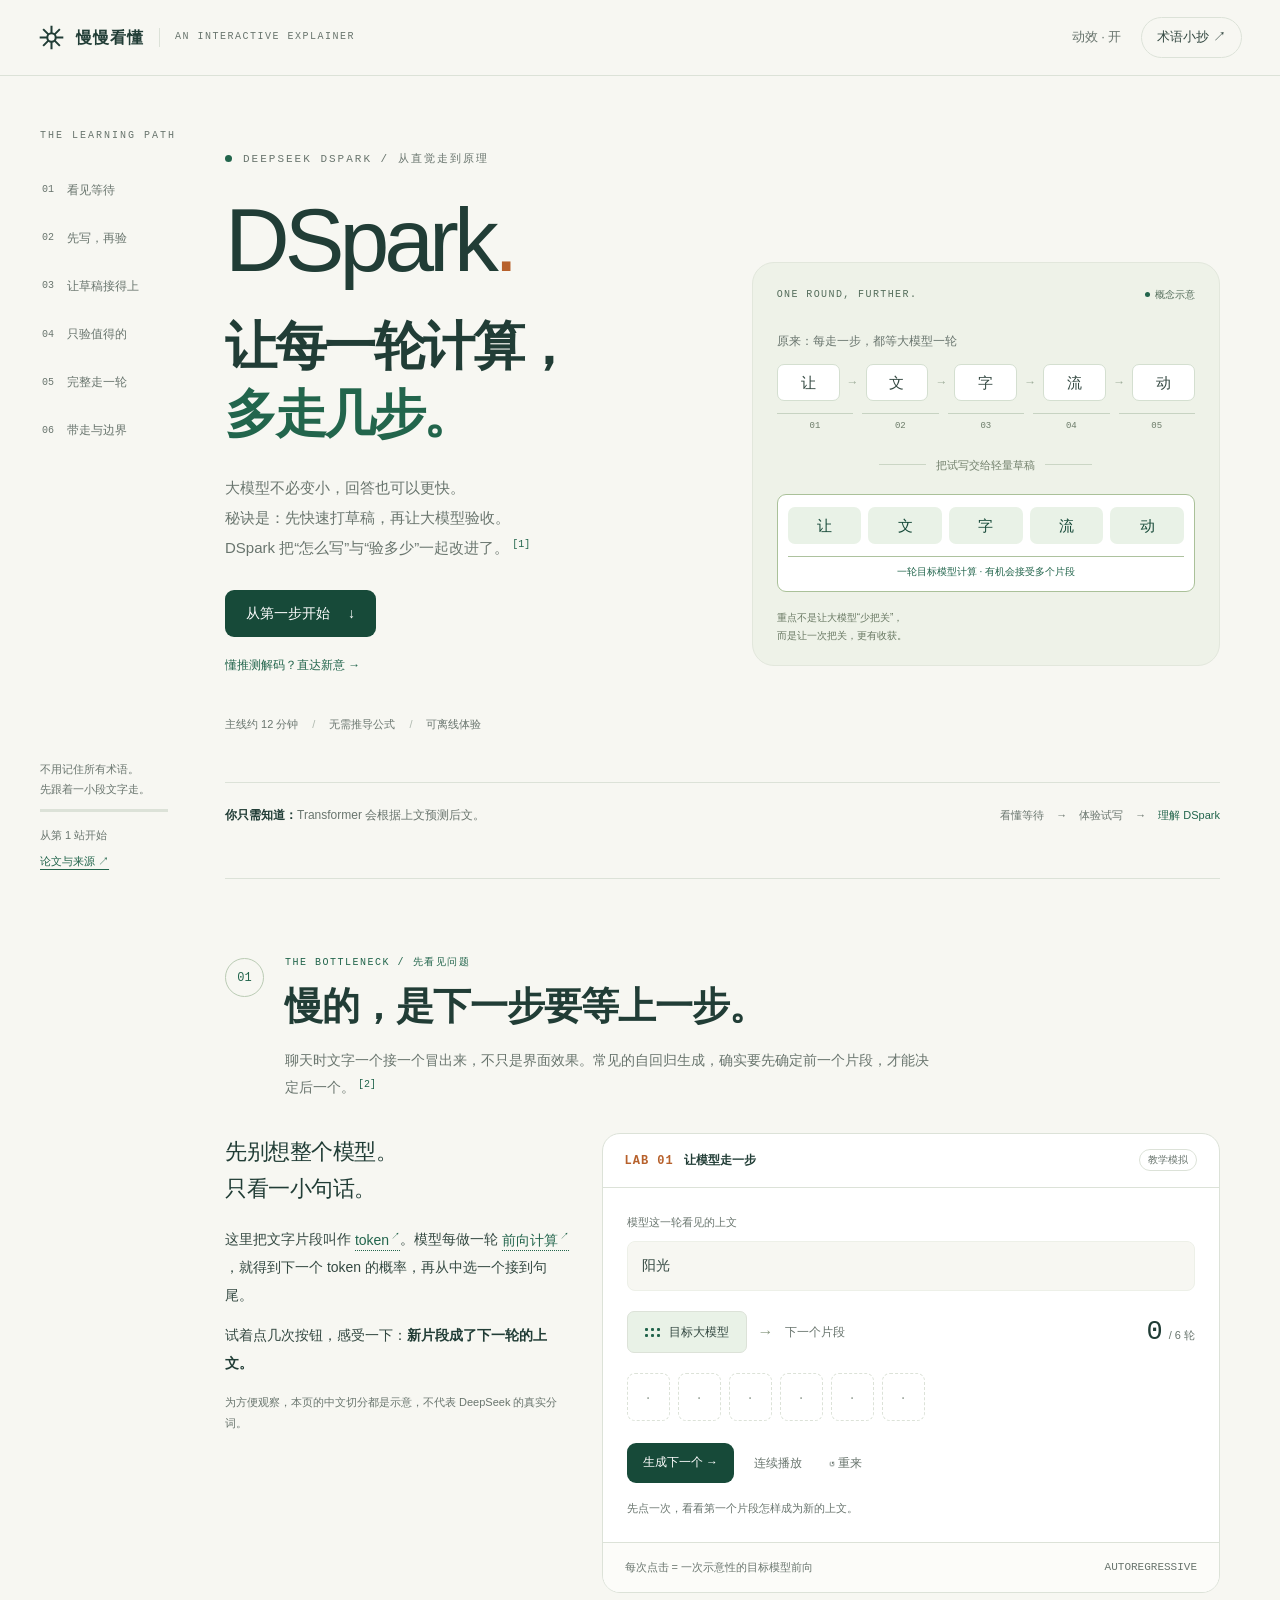
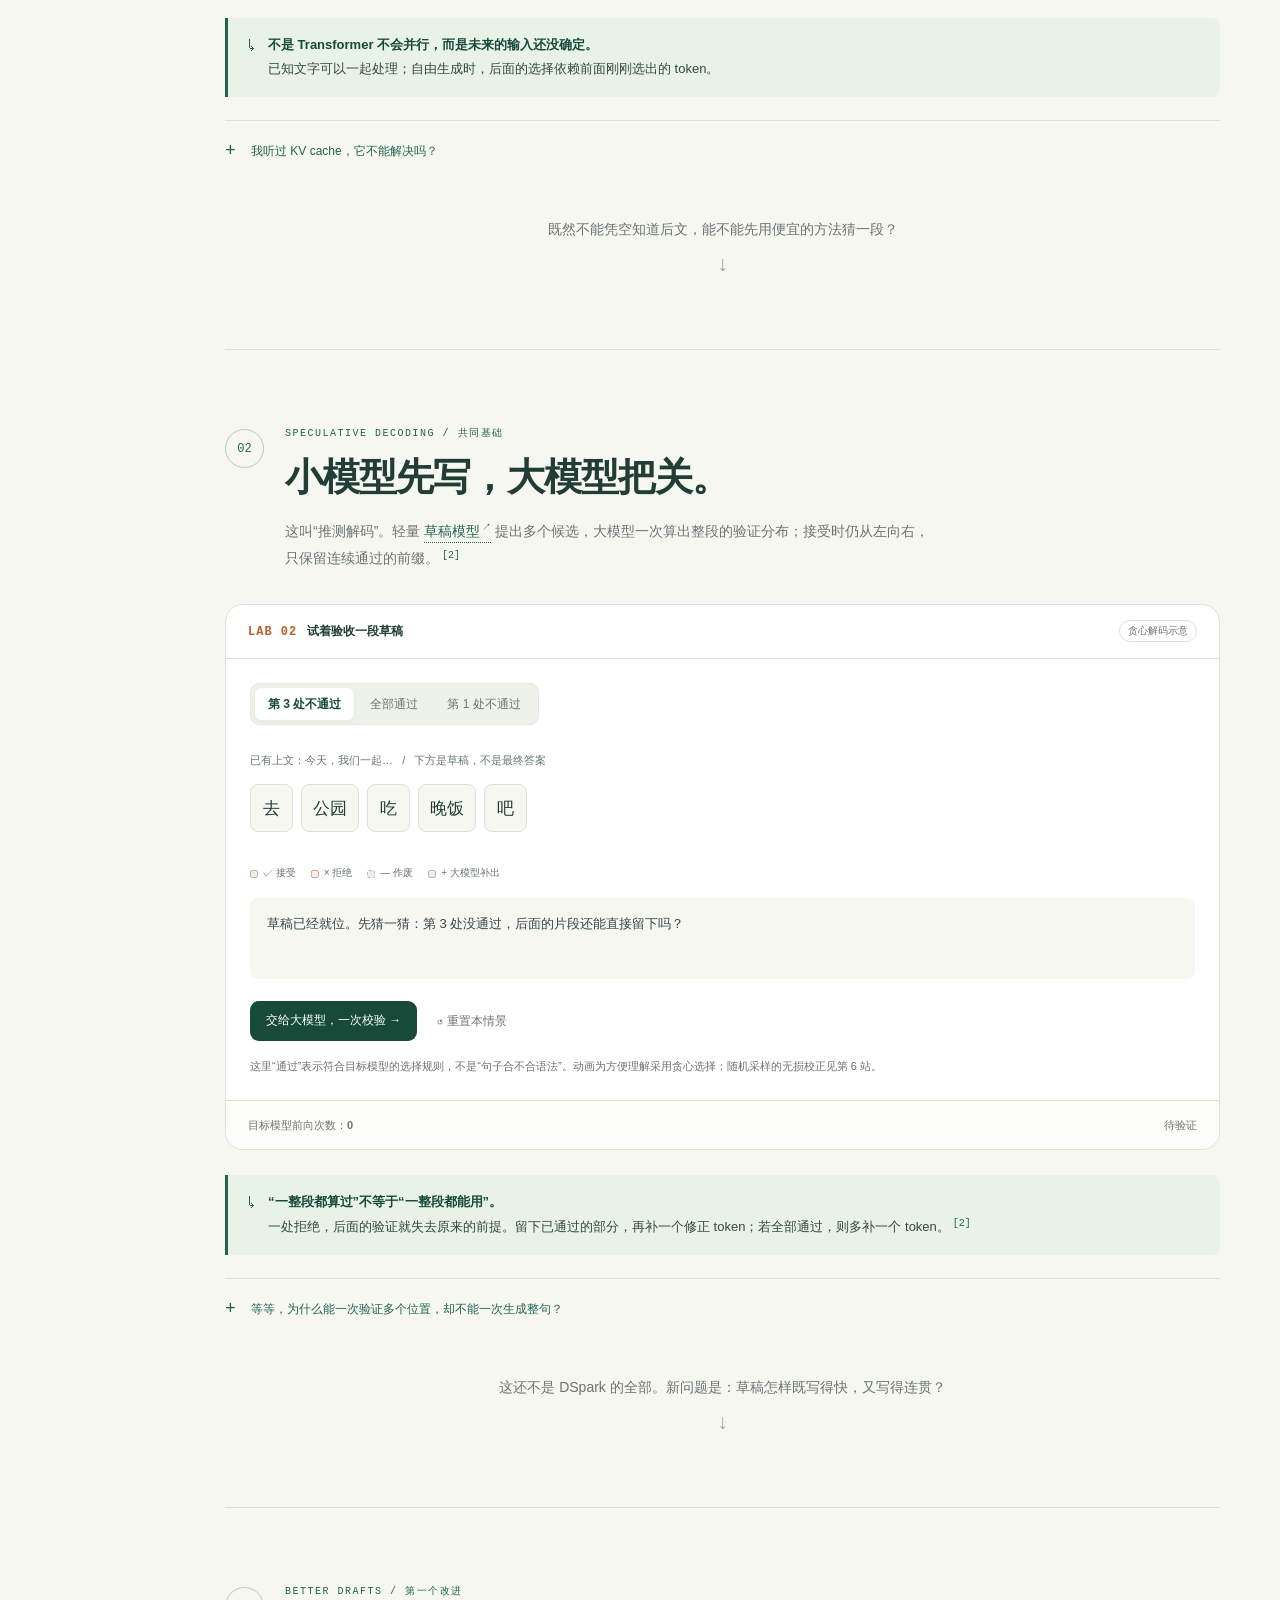
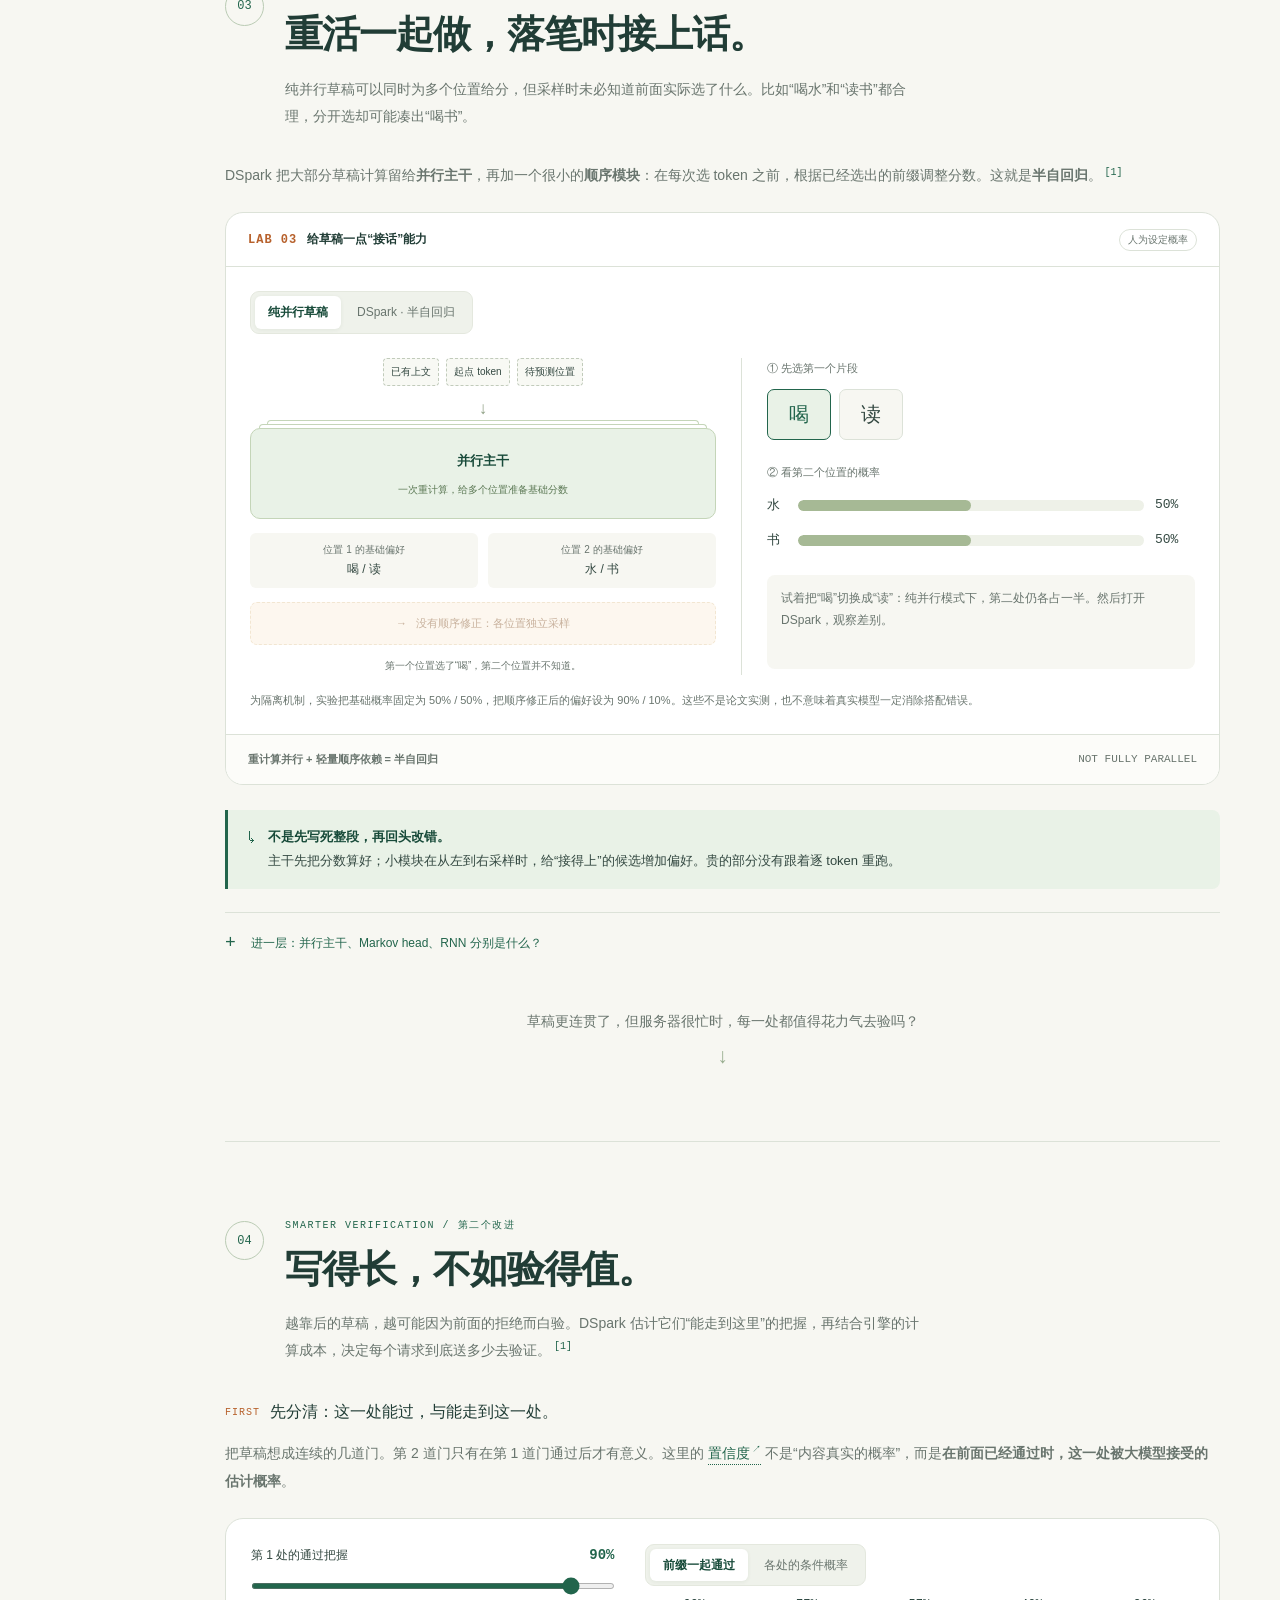
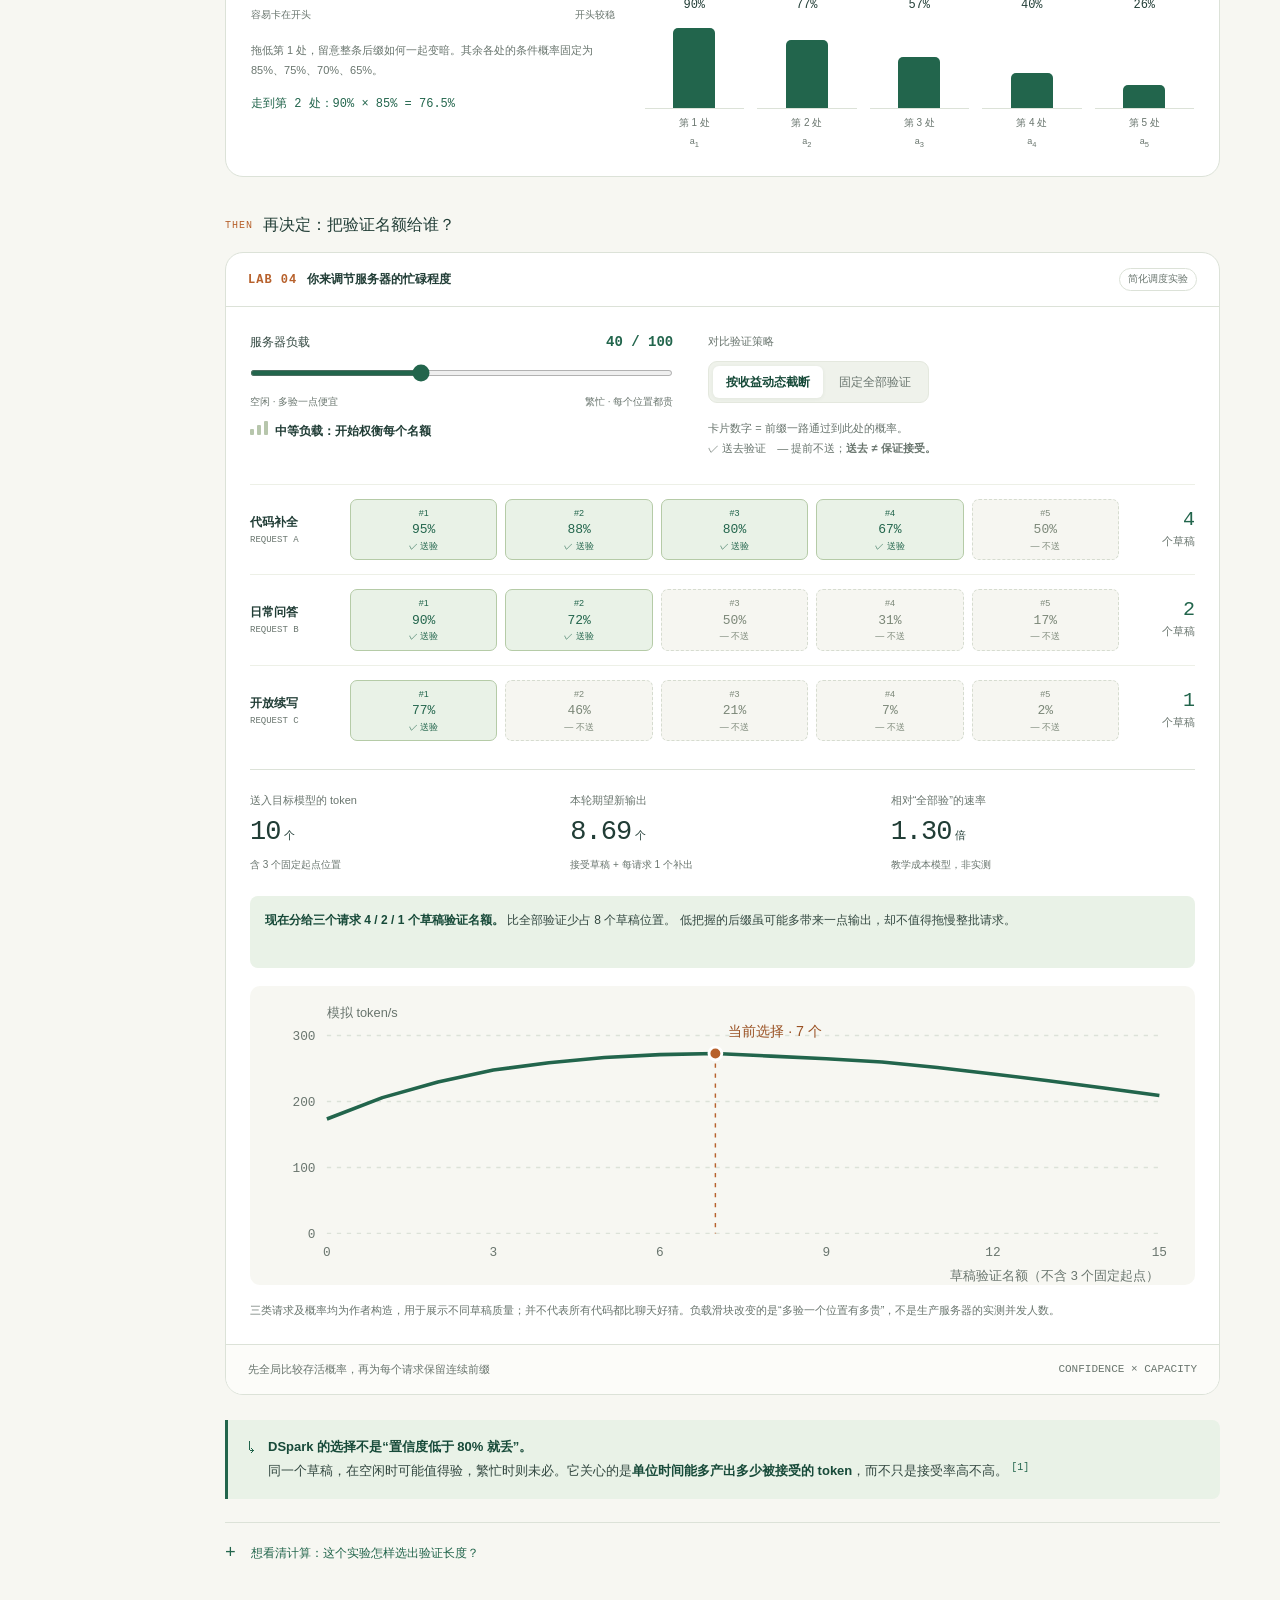
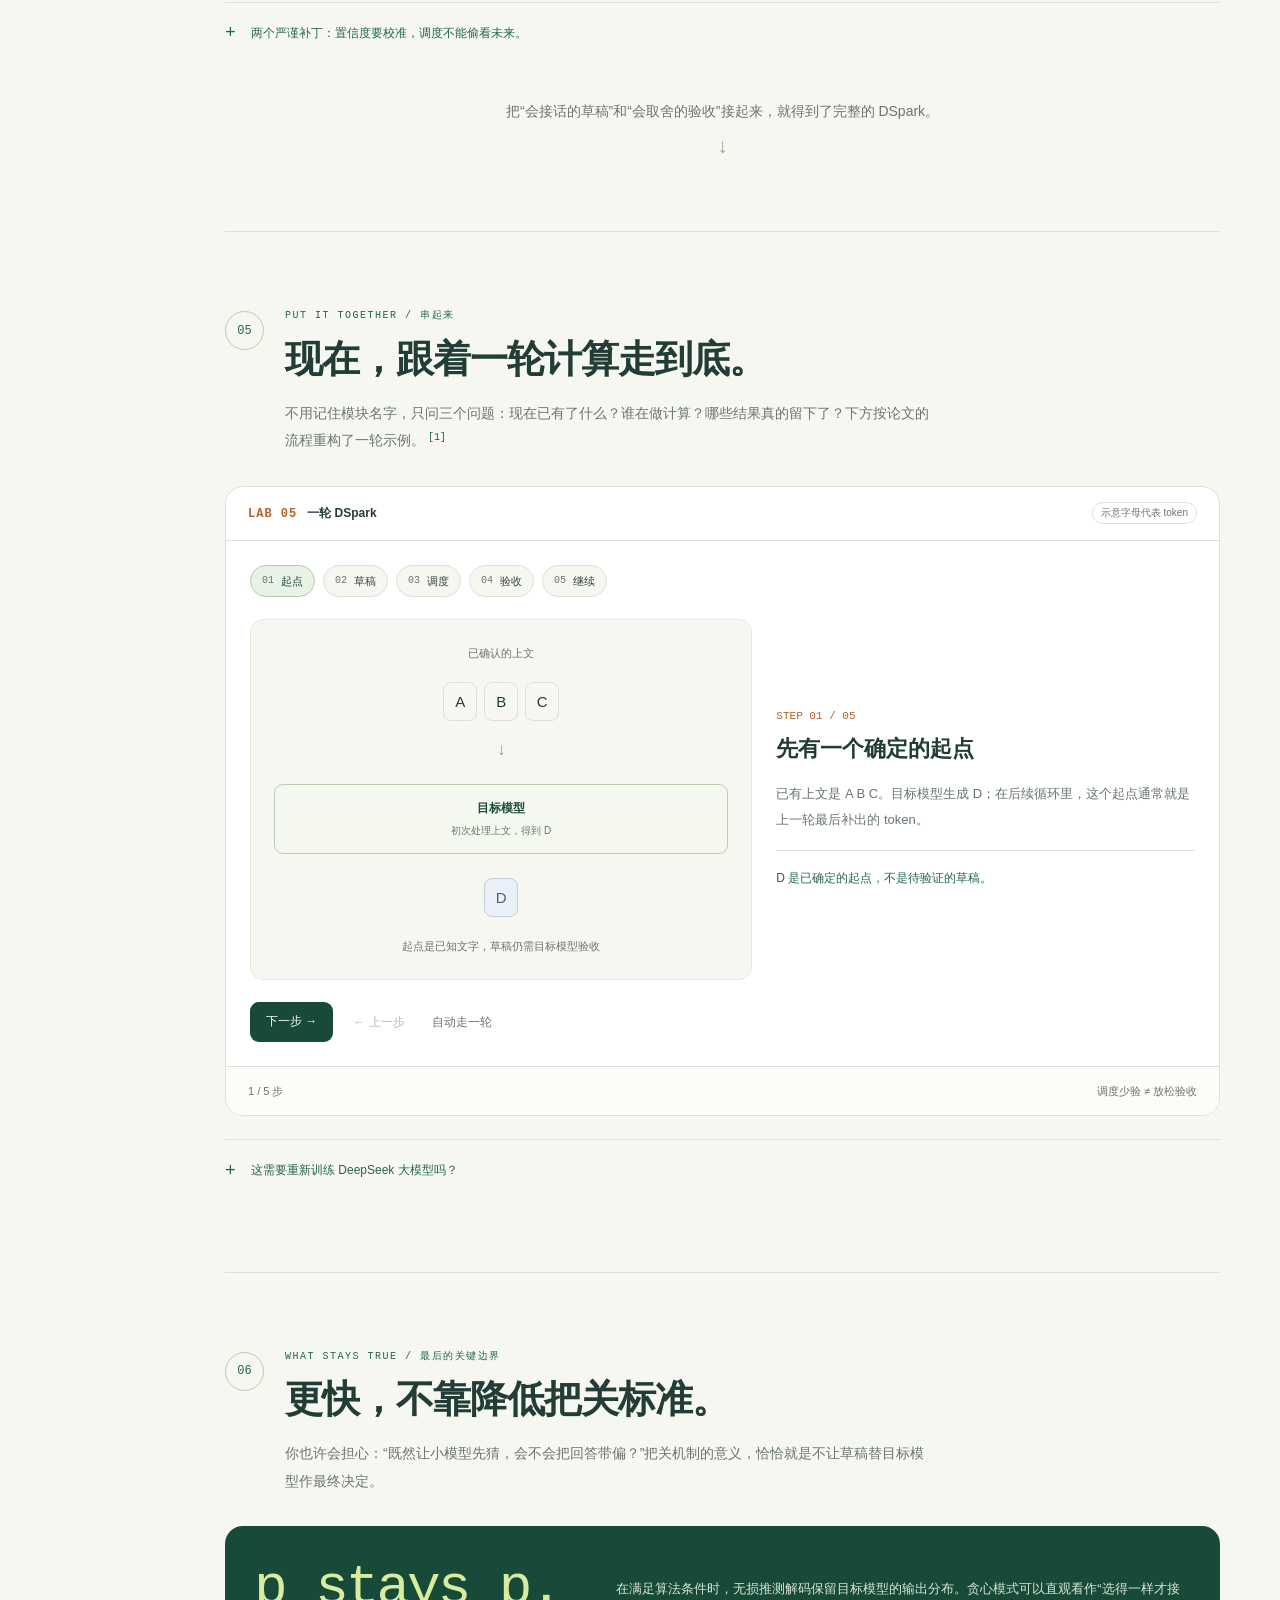
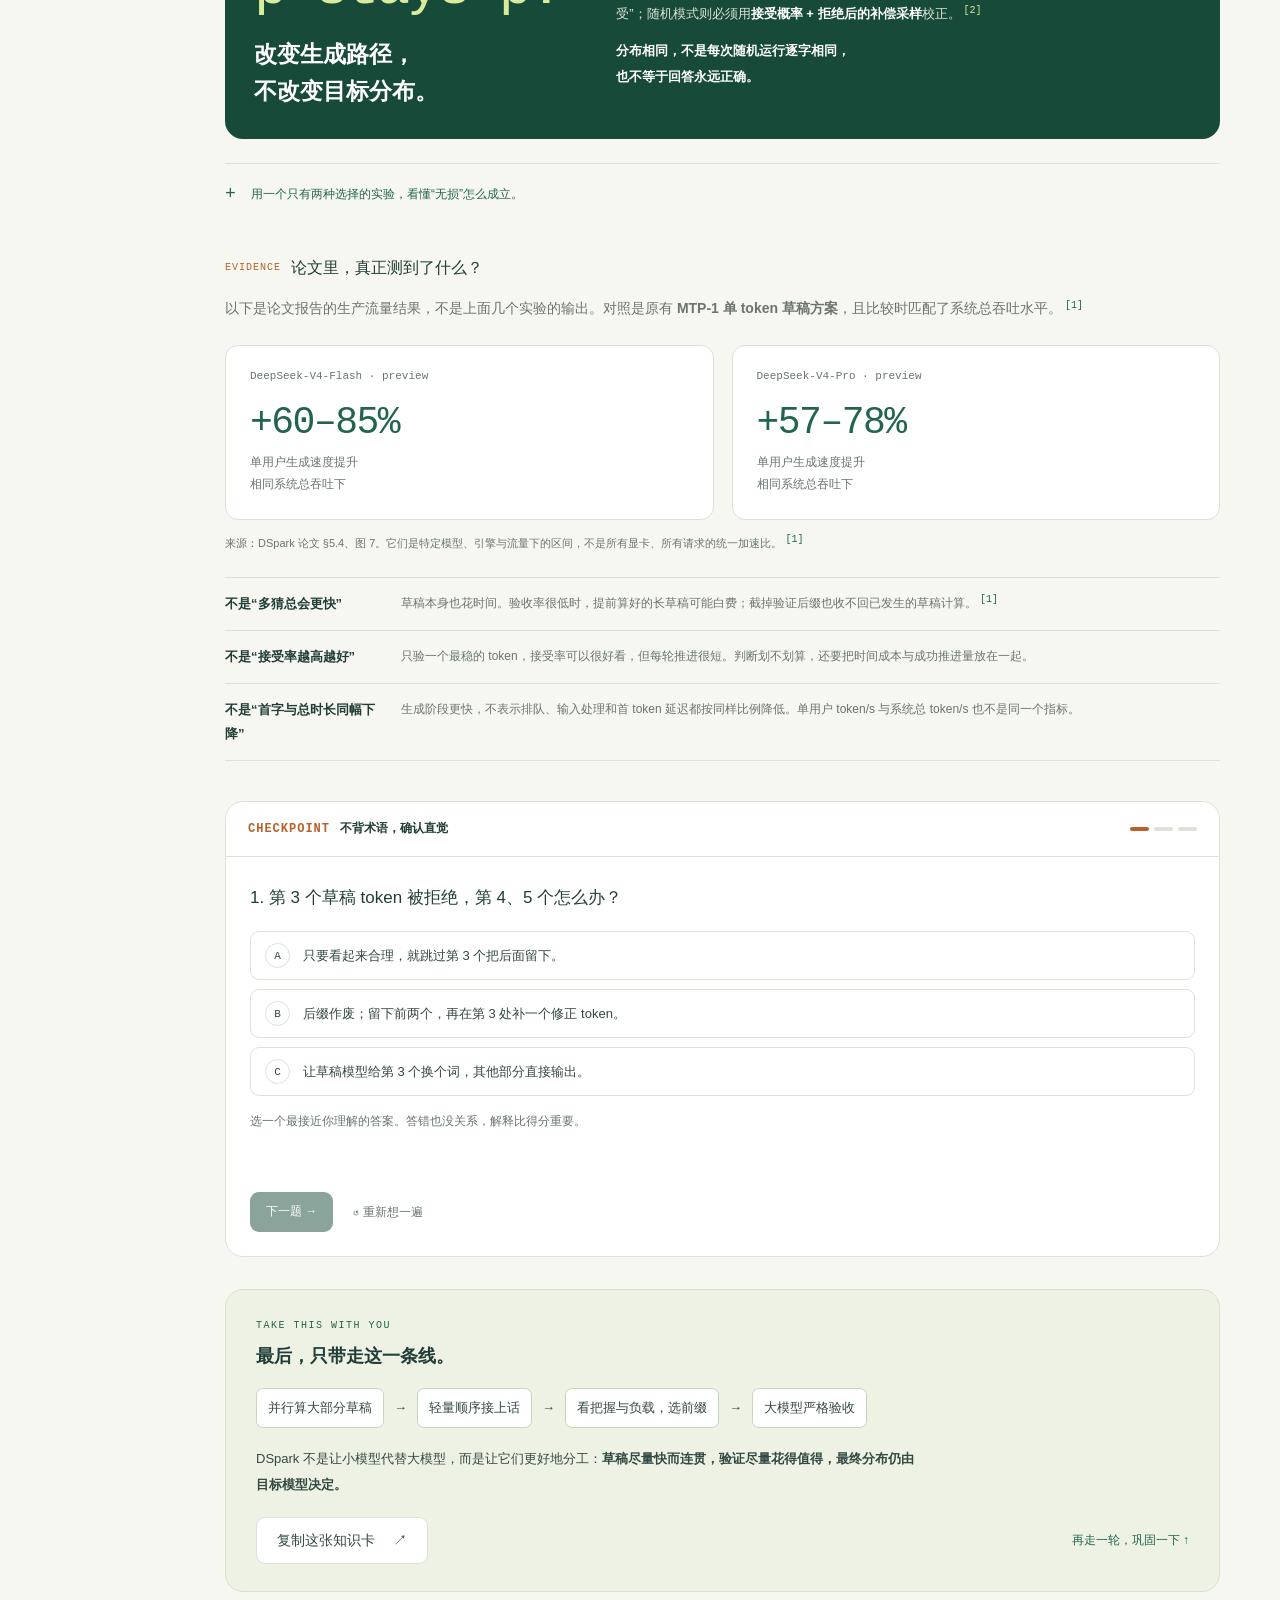
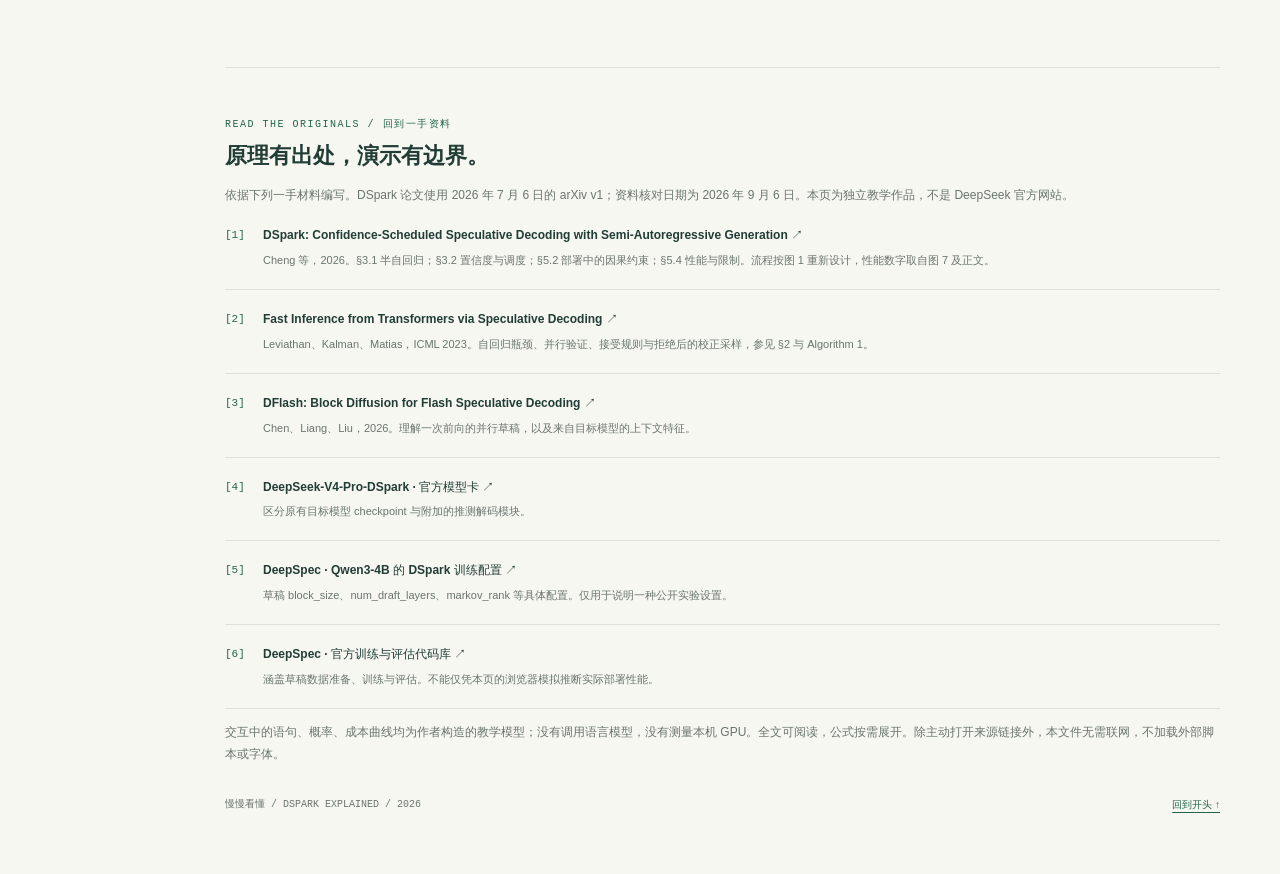
<file: ai-explain/dspark-gpt6pro-v2.html>
<!doctype html>
<html lang="zh-CN">
<head>
<meta charset="utf-8">
<meta name="viewport" content="width=device-width,initial-scale=1">
<meta name="description" content="从逐个生成 token 到半自回归草稿与置信度调度，一份可以动手探索的 DeepSeek DSpark 中文原理指南。">
<meta name="color-scheme" content="light">
<title>DSpark · 让每一轮计算，多走几步</title>
<style>
:root{--paper:#f7f7f2;--card:#fff;--ink:#213d36;--text:#334841;--muted:#69756e;--line:#dce2d8;--green:#22654c;--green-dark:#174a39;--mint:#e9f2e7;--lime:#d9eb9d;--orange:#b7612c;--sand:#fbefdc;--red:#aa4c42;--redbg:#faece6;--blue:#4a6484;--bluebg:#eaf0f7;--mono:ui-monospace,SFMono-Regular,Consolas,"Liberation Mono",monospace;--sans:Inter,-apple-system,BlinkMacSystemFont,"Segoe UI","PingFang SC","Microsoft YaHei","Noto Sans CJK SC",sans-serif;--radius:18px}
*{box-sizing:border-box}html{scroll-behavior:smooth;scroll-padding-top:106px}body{margin:0;background:var(--paper);color:var(--text);font:16px/1.85 var(--sans);-webkit-font-smoothing:antialiased}button,input,select{font:inherit}button,a,input,summary{-webkit-tap-highlight-color:transparent}button{cursor:pointer}button{color:inherit}a{color:var(--green);text-underline-offset:4px}button:focus-visible,a:focus-visible,input:focus-visible,summary:focus-visible{outline:3px solid var(--orange);outline-offset:4px}button:disabled{opacity:.5;cursor:default}button,summary{touch-action:manipulation}h1,h2,h3,h4,p{margin:0}h1,h2,h3,h4{color:var(--ink)}h2{font-size:clamp(27px,3vw,38px);line-height:1.4;letter-spacing:-1px;font-weight:750}h3{font-size:21px;line-height:1.6}h4{font-size:16px}p+p{margin-top:12px}small,.small{font-size:12px;line-height:1.7}.muted{color:var(--muted)}.mono{font-family:var(--mono);font-variant-numeric:tabular-nums}.sr-only{position:absolute!important;width:1px;height:1px;margin:-1px;padding:0;border:0;overflow:hidden;clip-path:inset(50%);white-space:nowrap}.skip{position:fixed;top:-80px;left:16px;z-index:100;padding:10px 20px;background:var(--ink);color:white}.skip:focus{top:12px}.topbar{height:76px;position:sticky;top:0;z-index:30;display:flex;align-items:center;justify-content:space-between;padding:0 38px;background:rgba(247,247,242,.96);border-bottom:1px solid var(--line);backdrop-filter:blur(12px)}.brand{display:flex;align-items:center;gap:11px;color:var(--ink);text-decoration:none}.brand svg{width:27px;height:27px}.brand strong{font-size:16px;letter-spacing:1px}.brand span{font-family:var(--mono);font-size:10px;letter-spacing:1.5px;border-left:1px solid var(--line);padding-left:15px;margin-left:4px;color:var(--muted)}.top-actions{display:flex;align-items:center;gap:20px}.quiet-btn{border:0;background:transparent;padding:9px 0;font-size:13px;color:var(--muted)}.quiet-btn:hover{color:var(--green)}.outline-btn{padding:7px 15px;border:1px solid var(--line);border-radius:30px;background:transparent;font-size:13px}.outline-btn:hover{background:var(--mint)}.progress-line{position:absolute;bottom:-1px;left:0;height:2px;background:var(--green);width:0;transition:width .15s}.sidebar{width:178px;position:fixed;left:30px;top:127px;bottom:25px;z-index:20;display:flex;flex-direction:column}.rail-label{font-size:10px;letter-spacing:2px;font-family:var(--mono);color:var(--muted);margin:0 0 23px 10px}.sidebar nav{display:flex;flex-direction:column;gap:6px}.sidebar nav a{display:flex;gap:13px;align-items:center;padding:10px 12px;text-decoration:none;font-size:12px;border-radius:8px;color:var(--muted);transition:background .2s,color .2s}.sidebar nav a b{font:10px var(--mono);font-weight:400}.sidebar nav a.active{color:var(--green-dark);background:var(--mint);font-weight:650}.sidebar nav a.done b{color:var(--green)}.rail-bottom{margin-top:auto;padding:20px 10px 0}.rail-bottom p{font-size:11px;line-height:1.8;color:var(--muted)}.rail-progress{height:3px;background:var(--line);margin:9px 0 14px;max-width:128px}.rail-progress span{display:block;height:100%;background:var(--green);width:0}.rail-bottom a{font-size:11px}.page{max-width:1300px;margin:0 auto;padding:0 60px 0 225px}.hero{padding:75px 0 52px;min-height:650px;position:relative}.eyebrow{display:flex;align-items:center;gap:11px;font:11px var(--mono);letter-spacing:2px;color:var(--muted);margin-bottom:27px}.eyebrow:before{content:"";width:7px;height:7px;background:var(--green);border-radius:50%}.hero-grid{display:grid;grid-template-columns:1.05fr 1fr;align-items:center;gap:35px}.hero h1{font-size:clamp(37px,4.1vw,58px);letter-spacing:-2.5px;line-height:1.3;font-weight:760}.hero h1 .ds{display:block;font:500 clamp(65px,7vw,97px)/1.05 var(--sans);letter-spacing:-5px;margin-bottom:25px}.hero h1 .highlight{color:var(--green)}.hero .intro{font-size:15px;color:var(--muted);max-width:400px;line-height:2;margin-top:24px}.hero-ctas{display:flex;flex-direction:column;align-items:flex-start;gap:14px;margin-top:27px}.btn{display:inline-flex;align-items:center;justify-content:center;gap:18px;border:1px solid transparent;border-radius:9px;background:var(--green-dark);color:#fff;padding:11px 20px;font-size:14px;line-height:1.65;text-decoration:none;transition:background .2s,transform .2s}.btn:hover:not(:disabled){background:var(--green);transform:translateY(-1px)}.btn.secondary{background:var(--card);border-color:var(--line);color:var(--text)}.btn.secondary:hover{background:var(--mint)}.text-link{background:none;border:0;color:var(--green);font-size:12px;text-decoration:none;padding:3px 0}.text-link:hover{text-decoration:underline}.hero-note{font-size:11px;color:var(--muted);margin-top:35px;display:flex;gap:14px;flex-wrap:wrap}.hero-note span+span:before{content:"/";color:#b0bab0;margin-right:14px}.hero-art{background:#eef2e8;border:1px solid #e2e7dc;border-radius:22px;padding:25px 24px 20px;position:relative;overflow:hidden}.art-label{font:10px var(--mono);letter-spacing:1.4px;color:#546d5b;display:flex;align-items:center;justify-content:space-between}.live-dot{display:flex;align-items:center;gap:5px;font-size:10px;letter-spacing:0}.live-dot:before{content:"";width:5px;height:5px;border-radius:50%;background:var(--green)}.art-caption{font-size:12px;margin:28px 0 12px;color:var(--muted)}.mini-track{display:flex;gap:7px;align-items:center}.mini-track .mini-token{height:37px;flex:1;background:var(--card);border:1px solid #d4dfd0;border-radius:7px;text-align:center;line-height:35px;font-size:15px}.mini-track .tiny-arrow{font-size:12px;color:#9bab98}.steps-strip{display:flex;gap:9px;margin-top:12px}.steps-strip i{font:9px var(--mono);font-style:normal;color:#6c7c69;flex:1;text-align:center;position:relative;padding-top:7px;border-top:1px solid #c7d3c2}.hero-divider{display:flex;align-items:center;gap:10px;justify-content:center;margin:24px 0 19px;color:#72806c;font-size:11px}.hero-divider:before,.hero-divider:after{content:"";height:1px;width:47px;background:#cbd6c5}.batch-art{border:1px solid #aac199;background:var(--card);padding:12px 10px 9px;border-radius:9px}.batch-art .mini-token{background:var(--mint);border-color:transparent;color:var(--green-dark)}.batch-art .bracket{font-size:10px;text-align:center;color:var(--green);border-top:1px solid #adc29e;margin-top:12px;padding-top:6px}.art-foot{font-size:10px;color:#687862;line-height:1.8;margin-top:17px}.hero-lower{display:flex;align-items:center;justify-content:space-between;gap:25px;border-top:1px solid var(--line);margin-top:48px;padding-top:21px}.hero-lower .orientation{font-size:12px;color:var(--muted)}.orientation strong{color:var(--ink);font-weight:600}.learning-path{display:flex;gap:12px;align-items:center;font-size:11px;color:var(--muted)}.learning-path span{white-space:nowrap}.learning-path .path-active{color:var(--green)}.chapter{padding:75px 0 75px;border-top:1px solid var(--line);scroll-margin-top:94px}.chapter-head{display:flex;align-items:flex-start;gap:21px;margin-bottom:31px}.chapter-no{font:12px var(--mono);color:var(--green);width:39px;height:39px;border:1px solid #bacbb4;border-radius:50%;display:grid;place-items:center;flex-shrink:0;margin-top:4px}.kicker{font-size:10px;letter-spacing:1.5px;color:var(--green);font-family:var(--mono);margin-bottom:7px}.chapter-head p{color:var(--muted);font-size:14px;max-width:645px;margin-top:14px;line-height:1.95}.ref{font:10px var(--mono);text-decoration:none;padding:3px;color:var(--green);white-space:nowrap;vertical-align:super}.split{display:grid;grid-template-columns:.78fr 1.4fr;gap:32px;align-items:start}.concept{font-size:14px;line-height:2}.concept strong{color:var(--ink);font-weight:650}.concept .pull-line{font-size:22px;line-height:1.7;letter-spacing:-.5px;margin-bottom:18px;color:var(--ink)}.term{padding:0;background:none;border:0;border-bottom:1px dotted var(--green);line-height:1.4;color:var(--green);font-size:inherit}.term:after{content:"↗";font-size:9px;margin-left:2px;vertical-align:super}.lab{border:1px solid var(--line);border-radius:var(--radius);background:var(--card);overflow:hidden}.lab-top{display:flex;justify-content:space-between;align-items:center;gap:12px;padding:15px 22px;border-bottom:1px solid var(--line);font-size:11px;color:var(--muted)}.lab-top strong{color:var(--ink);font-size:12px;font-weight:600}.lab-id{font-family:var(--mono);color:var(--orange);letter-spacing:1px}.badge{font-size:10px;border:1px solid var(--line);padding:1px 8px;border-radius:20px;white-space:nowrap;color:var(--muted)}.lab-body{padding:24px}.lab-bottom{padding:14px 22px;border-top:1px solid var(--line);background:#fcfcf9;display:flex;align-items:center;gap:10px;justify-content:space-between;font-size:11px;color:var(--muted)}.label{font-size:11px;color:var(--muted);margin-bottom:9px}.context{padding:11px 14px;border-radius:8px;background:var(--paper);font-size:14px;border:1px solid #edf0e8;min-height:50px}.context span{color:var(--green);font-weight:600}.token-row{display:flex;gap:8px;flex-wrap:wrap}.token{min-width:43px;height:48px;padding:0 11px;border:1px solid var(--line);background:var(--paper);border-radius:8px;display:inline-flex;align-items:center;justify-content:center;font-size:17px;color:var(--ink);position:relative;transition:background .3s,opacity .3s,transform .3s}.token.pending{background:transparent;border-style:dashed;color:#a0aaa1}.token.new{background:var(--mint);border-color:#b9d0b0;color:var(--green-dark);animation:pop .3s ease-out}.token.accepted{background:var(--mint);border-color:#b8d2ae;color:var(--green-dark)}.token.rejected{background:var(--redbg);border-color:#d9a59c;color:var(--red)}.token.dropped{background:#f4f4f0;border-style:dashed;color:#7c857b;text-decoration:line-through;opacity:.75}.token.corrected{background:var(--bluebg);border-color:#c1cede;color:var(--blue)}.token .status{position:absolute;right:-4px;top:-7px;height:17px;min-width:17px;padding:0 2px;line-height:17px;border-radius:50%;font-size:10px;color:white;background:var(--green);text-decoration:none}.token.rejected .status{background:var(--red)}.token.corrected .status{background:var(--blue)}.token.dropped .status{background:#8a9486}.machine-row{display:flex;align-items:center;gap:11px;margin:20px 0}.machine{padding:9px 17px;border:1px solid var(--line);border-radius:7px;display:flex;align-items:center;gap:9px;background:var(--mint);font-size:12px}.machine .dots{display:grid;grid-template-columns:repeat(3,3px);gap:3px}.machine .dots i{width:3px;height:3px;border-radius:1px;background:var(--green)}.machine-row .arrow{color:#8b9a83}.counter{display:flex;align-items:baseline;gap:6px;color:var(--muted);font-size:11px;margin-left:auto}.counter strong{color:var(--ink);font:27px var(--mono)}.controls{display:flex;align-items:center;gap:13px;flex-wrap:wrap;margin-top:22px}.controls .btn{font-size:12px;padding:9px 15px}.controls .reset{border:0;background:none;color:var(--muted);font-size:12px;padding:7px}.note{color:var(--muted);font-size:11px;line-height:1.85;margin-top:15px}.takeaway{display:flex;gap:13px;align-items:flex-start;margin-top:25px;padding:15px 19px;border-left:3px solid var(--green);background:var(--mint);border-radius:0 8px 8px 0;font-size:13px;line-height:1.9}.takeaway .icon{color:var(--green);font-size:16px}.takeaway strong{color:var(--green-dark)}.bridge{font-size:14px;color:var(--muted);text-align:center;margin-top:40px}.bridge span{display:block;font-size:21px;color:#99ae90;margin-top:10px;line-height:1}.reveal{border-top:1px solid var(--line);margin-top:23px;padding-top:4px}.reveal summary{padding:15px 0;list-style:none;font-size:12px;cursor:pointer;color:var(--green);display:flex;align-items:center;gap:8px}.reveal summary:before{content:"+";font:18px var(--mono);width:18px}.reveal[open] summary:before{content:"−"}.reveal summary::-webkit-details-marker{display:none}.reveal .detail-body{font-size:13px;line-height:1.95;padding:0 0 15px 26px;color:var(--muted)}.detail-body h4{margin:18px 0 7px}.detail-body strong{color:var(--ink)}.segmented{display:flex;gap:3px;background:#eff2eb;padding:4px;border:1px solid #e4e8de;border-radius:9px;width:fit-content;max-width:100%;flex-wrap:wrap}.segmented button{border:0;border-radius:6px;padding:6px 13px;color:var(--muted);font-size:12px;line-height:1.7;background:transparent;transition:background .2s}.segmented button[aria-pressed="true"]{background:white;color:var(--green-dark);box-shadow:0 1px 4px #1d3b2410;font-weight:600}.legend{display:flex;gap:15px;flex-wrap:wrap;font-size:10px;color:var(--muted);margin-top:20px}.legend span{display:flex;align-items:center;gap:5px}.legend i{height:8px;width:8px;display:inline-block;border-radius:2px;background:var(--mint);border:1px solid #a9c09d}.legend i.reject{background:var(--redbg);border-color:#d2aaa1}.legend i.drop{background:#eeeee9;border-color:#b9c1b5;border-style:dashed}.legend i.correct{background:var(--bluebg);border-color:#aebed0}.check-stage{margin:25px 0 0}.check-stage .token-row{margin:14px 0 0;min-height:60px}.check-summary{padding:14px 17px;margin-top:15px;background:var(--paper);border-radius:8px;font-size:13px;min-height:81px;line-height:1.85}.check-summary strong{color:var(--green-dark)}.grid-two{display:grid;grid-template-columns:1fr 1fr;gap:22px}.attention-wrap{display:flex;gap:22px;align-items:center;margin:15px 0;flex-wrap:wrap}.attention-grid{display:grid;grid-template-columns:65px repeat(4,35px);gap:4px;align-items:center}.attention-grid .axis{font-size:10px;text-align:center;line-height:1.5}.attention-grid button{border:1px solid transparent;background:transparent;font-size:10px;line-height:1.4;padding:5px 2px;min-height:29px;border-radius:4px}.attention-grid button.selected{border-color:var(--green);color:var(--green);background:var(--mint)}.att-cell{height:27px;background:#eaece5;border-radius:3px}.att-cell.visible{background:#d6e5cd}.att-cell.lit{background:var(--green)}.attention-note{max-width:290px;font-size:12px}.section-intro{font-size:14px;line-height:2;margin-bottom:23px;color:var(--muted)}.invention-tag{display:inline-block;border:1px solid #b5c7aa;background:var(--mint);color:var(--green-dark);font-size:10px;padding:2px 8px;border-radius:30px;letter-spacing:1px;margin-bottom:10px}.architecture{display:grid;grid-template-columns:1.15fr 1fr;gap:25px;margin-top:24px}.arch-left{border-right:1px solid var(--line);padding-right:25px}.arch-input{display:flex;gap:7px;align-items:center;justify-content:center;margin-bottom:12px}.arch-input span{font-size:10px;border:1px dashed #c1cbbb;background:#f8f9f4;padding:4px 7px;border-radius:4px}.down-arrow{font-size:17px;color:#8ea084;text-align:center;line-height:1.3;margin:8px 0}.backbone{padding:20px 12px 15px;background:var(--mint);border:1px solid #c4d5b8;border-radius:10px;text-align:center;position:relative}.backbone:before,.backbone:after{content:"";position:absolute;left:8px;right:8px;height:3px;top:-5px;border:1px solid #c4d5b8;border-bottom:0;border-radius:6px 6px 0 0}.backbone:after{left:16px;right:16px;top:-9px}.backbone strong{font-size:13px;color:var(--green-dark);display:block}.backbone small{color:#5b7854;font-size:10px}.dual-logits{display:grid;grid-template-columns:1fr 1fr;gap:10px;margin:14px 0}.logit-box{text-align:center;padding:8px;background:var(--paper);border-radius:6px;font-size:12px}.logit-box small{display:block;font-size:10px;color:var(--muted)}.seq-head{display:flex;gap:9px;align-items:center;justify-content:center;background:var(--sand);border:1px solid #e4c89c;border-radius:7px;padding:10px;font-size:11px;color:#865327;transition:opacity .3s}.seq-head.off{opacity:.45;border-style:dashed}.arch-output{text-align:center;margin-top:12px;font-size:10px;color:var(--muted)}.choice-buttons{display:flex;gap:8px;margin:11px 0 22px}.choice-buttons button{padding:6px 21px;border:1px solid var(--line);background:var(--paper);border-radius:7px;font-size:20px}.choice-buttons button[aria-pressed=true]{border-color:var(--green);background:var(--mint);color:var(--green)}.prob-row{display:grid;grid-template-columns:20px 1fr 40px;align-items:center;gap:11px;margin:11px 0;font-size:13px}.prob-track{height:11px;background:#eef1e8;border-radius:20px;overflow:hidden}.prob-track span{display:block;height:100%;width:50%;background:#a6b995;border-radius:20px;transition:width .4s,background .3s}.prob-track span.boost{background:var(--green)}.arch-explain{font-size:12px;line-height:1.9;color:var(--muted);background:var(--paper);border-radius:8px;padding:12px 14px;margin-top:22px;min-height:94px}.formula{background:#eef2e8;padding:16px 19px;border-radius:9px;font:13px/1.95 var(--mono);color:var(--ink);margin:14px 0;overflow-x:auto}.formula .math-explain{font:12px/1.9 var(--sans);margin-top:9px;color:var(--muted)}.micro-heading{display:flex;align-items:center;gap:10px;font-size:16px;color:var(--ink);margin:33px 0 12px}.micro-heading b{font:10px var(--mono);color:var(--orange);letter-spacing:1px}.probability-lab{display:grid;grid-template-columns:.86fr 1.3fr;gap:30px;padding:25px;background:var(--card);border:1px solid var(--line);border-radius:var(--radius);margin-bottom:25px}.range-label{display:flex;align-items:center;justify-content:space-between;gap:15px;font-size:12px;margin-bottom:10px}.range-label output{font:14px var(--mono);color:var(--green);font-weight:600}input[type=range]{width:100%;height:6px;border-radius:8px;accent-color:var(--green);cursor:pointer;display:block;margin:17px 0;min-height:6px}input[type=range]::-webkit-slider-thumb{min-height:18px;min-width:18px}.range-ends{display:flex;justify-content:space-between;font-size:10px;color:var(--muted);margin-top:10px}.prob-chart{display:flex;gap:13px;align-items:flex-end;height:165px;padding-top:12px}.p-column{flex:1;text-align:center;font-size:10px;color:var(--muted);display:flex;flex-direction:column;justify-content:flex-end;height:100%}.p-column .p-bar{height:100px;display:flex;align-items:flex-end;justify-content:center;margin:7px 0 5px;border-bottom:1px solid var(--line)}.p-column .p-bar i{display:block;width:100%;max-width:42px;background:var(--green);border-radius:5px 5px 0 0;transition:height .3s,background .3s;position:relative;min-height:2px}.p-column .p-value{font:12px var(--mono);color:var(--ink)}.p-column .p-cond{font-size:9px}.prob-equation{font-size:12px;margin-top:13px;color:var(--green);font-family:var(--mono);min-height:24px}.scheduler-head{display:grid;grid-template-columns:1fr 1.15fr;gap:35px;align-items:start;margin-bottom:25px}.load-display{font-size:12px;margin:8px 0 0;color:var(--muted)}.load-display strong{color:var(--ink)}.server-icon{display:inline-flex;gap:3px;align-items:flex-end;margin-right:7px;height:14px}.server-icon i{display:inline-block;width:4px;height:6px;background:#b7c6ac;border-radius:1px}.server-icon i:nth-child(2){height:10px}.server-icon i:nth-child(3){height:14px}.server-icon.hot i{background:var(--orange)}.scheduler-row{display:grid;grid-template-columns:88px 1fr 64px;gap:12px;align-items:center;padding:14px 0;border-top:1px solid #edf0e7}.request-label{font-size:12px;font-weight:600;color:var(--ink)}.request-label small{display:block;font-size:9px;color:var(--muted);font-weight:400;font-family:var(--mono)}.sched-tokens{display:grid;grid-template-columns:repeat(5,1fr);gap:8px}.sched-token{border:1px solid #b5cba7;border-radius:7px;background:var(--mint);text-align:center;padding:7px 1px 6px;color:var(--green-dark);transition:background .2s,border .2s;color:var(--green)}.sched-token .seq{font-size:9px;display:block;line-height:1.5}.sched-token strong{font:13px var(--mono);display:block;line-height:1.5}.sched-token small{font-size:9px;display:block;line-height:1.5}.sched-token.cut{background:#f6f6f1;border:1px dashed #d6dcd0;color:#7c8879}.sched-token.cut strong{color:#7b8778}.sched-len{font-size:11px;color:var(--muted);text-align:right}.sched-len b{font:20px var(--mono);color:var(--green);display:block}.stats{display:grid;grid-template-columns:repeat(3,1fr);gap:16px;border-top:1px solid var(--line);padding-top:20px;margin-top:14px}.stat{font-size:11px;color:var(--muted)}.stat strong{font:27px var(--mono);color:var(--ink);display:block;letter-spacing:-1px;line-height:1.7}.stat strong em{font:11px var(--sans);font-style:normal;letter-spacing:0;padding-left:4px}.stat .sub{font-size:10px;min-height:20px}.scheduler-explain{margin-top:20px;padding:13px 15px;background:var(--mint);font-size:12px;border-radius:8px;min-height:72px;line-height:1.85}.scheduler-explain strong{color:var(--green-dark)}.chart-frame{width:100%;margin-top:18px;padding:14px 10px 0;background:var(--paper);border-radius:10px}.chart-frame svg{display:block;width:100%;height:auto}.table-wrap{overflow-x:auto;margin:12px 0}table{width:100%;border-collapse:collapse;font-size:11px;text-align:right;font-variant-numeric:tabular-nums}th,td{padding:7px 11px;border-bottom:1px solid var(--line)}th:first-child,td:first-child{text-align:left}th{font-weight:600;color:var(--ink)}.selected-row{background:var(--mint)}.cycle-top{display:flex;align-items:center;gap:8px;margin-bottom:22px;flex-wrap:wrap}.cycle-step{border:1px solid var(--line);background:var(--paper);font-size:11px;padding:5px 11px;border-radius:20px;display:flex;align-items:center;gap:7px}.cycle-step b{font:10px var(--mono);color:var(--muted)}.cycle-step[aria-pressed=true]{color:var(--green-dark);border-color:#b6caa8;background:var(--mint)}.cycle-stage{display:grid;grid-template-columns:1.2fr 1fr;gap:24px;align-items:stretch}.cycle-visual{padding:23px;background:var(--paper);border:1px solid #e5e9df;border-radius:13px;min-height:324px;display:flex;flex-direction:column;justify-content:center}.cycle-engine{border:1px solid #bdcdb1;background:#f5f8ef;border-radius:9px;padding:12px 15px;text-align:center;font-size:12px;margin:14px 0}.cycle-engine strong{display:block;color:var(--green-dark)}.cycle-engine small{font-size:10px;color:var(--muted)}.cycle-tokens{display:flex;gap:7px;align-items:center;justify-content:center;flex-wrap:wrap;margin:10px 0}.cycle-tokens .token{min-width:34px;height:39px;padding:0 9px;font-size:15px}.cycle-comment{display:flex;flex-direction:column;justify-content:center}.cycle-comment .stage-num{font:11px var(--mono);color:var(--orange);margin-bottom:9px}.cycle-comment h3{font-size:22px;margin-bottom:15px}.cycle-comment p{font-size:13px;color:var(--muted);line-height:2}.cycle-comment .cycle-key{padding-top:15px;margin-top:17px;border-top:1px solid var(--line);color:var(--green);font-size:12px}.quality-intro{background:var(--green-dark);border-radius:var(--radius);padding:29px;color:#e4eadd;display:grid;grid-template-columns:.8fr 1.4fr;gap:34px;align-items:center}.quality-intro h3{color:white;font-size:23px}.quality-intro .quality-big{font:56px/1.2 var(--mono);color:var(--lime);letter-spacing:-3px;display:block;margin-bottom:14px}.quality-intro p{font-size:13px;line-height:1.95;color:#dce5d5}.quality-intro strong{color:white}.quality-intro .ref{color:var(--lime)}.sampling-card{margin-top:24px}.sampling-grid{display:grid;grid-template-columns:1fr 1fr;gap:28px;margin-top:21px}.distribution{display:flex;height:37px;border-radius:7px;overflow:hidden;font-size:11px;line-height:37px;text-align:center;color:white;margin:9px 0}.distribution .a{background:var(--green);transition:width .25s}.distribution .b{background:var(--blue);transition:width .25s}.sampling-result{padding:17px 20px;background:var(--paper);border-radius:9px;font-size:13px;line-height:1.9}.sampling-result strong{color:var(--green)}.sampling-result .sample-eq{font-family:var(--mono);font-size:12px;margin-top:12px;line-height:1.8;color:var(--ink)}.result-evidence{margin-top:33px}.result-cards{display:grid;grid-template-columns:1fr 1fr;gap:18px;margin-top:18px}.evidence-card{padding:24px;border:1px solid var(--line);border-radius:13px;background:white}.evidence-card .model{font:11px var(--mono);color:var(--muted)}.evidence-card .result-number{font:38px/1.45 var(--mono);color:var(--green);letter-spacing:-1.5px;margin-top:13px}.evidence-card p{font-size:12px;color:var(--muted);line-height:1.85}.evidence-context{font-size:11px;color:var(--muted);margin-top:13px}.boundaries{margin-top:24px;border-top:1px solid var(--line)}.boundary{padding:14px 0;border-bottom:1px solid var(--line);display:grid;grid-template-columns:160px 1fr;gap:16px;font-size:12px;line-height:1.85;color:var(--muted)}.boundary strong{color:var(--ink);font-size:13px}.quiz{margin-top:40px}.quiz-progress{display:flex;gap:5px}.quiz-progress i{height:4px;width:19px;border-radius:3px;background:var(--line)}.quiz-progress i.current{background:var(--orange)}.quiz-progress i.complete{background:var(--green)}.quiz-question{font-size:17px;margin:1px 0 18px;color:var(--ink)}.quiz-options{display:grid;gap:9px}.quiz-option{display:flex;align-items:center;gap:13px;text-align:left;border:1px solid var(--line);border-radius:9px;padding:11px 14px;background:white;font-size:13px;line-height:1.8}.quiz-option .letter{border:1px solid var(--line);width:25px;height:25px;flex-shrink:0;border-radius:50%;display:grid;place-items:center;font:11px var(--mono)}.quiz-option:hover{background:var(--paper)}.quiz-option.chosen{border-color:#b99d75;background:var(--sand)}.quiz-option.correct{border-color:#abc59b;background:var(--mint)}.quiz-feedback{min-height:74px;padding:14px 0 0;font-size:12px;color:var(--muted);line-height:1.9}.quiz-feedback strong{color:var(--green-dark)}.quiz-feedback a{margin-left:9px}.recap{margin-top:32px;padding:27px 30px;background:#edf2e5;border:1px solid #d8e2cb;border-radius:var(--radius)}.recap h3{font-size:18px;margin-bottom:17px}.recap-line{display:flex;align-items:center;gap:10px;flex-wrap:wrap;font-size:13px}.recap-line strong{background:white;border:1px solid #c7d5bd;padding:7px 11px;border-radius:7px;font-weight:500}.recap p{font-size:13px;line-height:1.95;margin-top:18px;max-width:660px}.recap-foot{display:flex;align-items:center;justify-content:space-between;gap:14px;flex-wrap:wrap;margin-top:20px}.sources{border-top:1px solid var(--line);padding:48px 0 60px}.sources h2{font-size:22px;letter-spacing:0}.sources>p{font-size:12px;color:var(--muted);margin-top:12px}.source-item{display:grid;grid-template-columns:26px 1fr;gap:12px;padding:18px 0;border-bottom:1px solid var(--line);font-size:12px;line-height:1.9}.source-item .n{font:11px var(--mono);color:var(--green);padding-top:5px}.source-item a{font-size:12px;color:var(--ink);font-weight:550;text-decoration:none}.source-item a:hover{text-decoration:underline}.source-item p{font-size:11px;margin:3px 0 0;color:var(--muted)}.source-item:target{background:var(--mint);border-radius:8px;padding-left:10px;padding-right:10px}.footer{display:flex;align-items:center;justify-content:space-between;gap:20px;flex-wrap:wrap;font-size:10px;color:var(--muted);margin-top:31px;font-family:var(--mono)}.footer a{font-family:var(--sans)}dialog{border:1px solid var(--line);border-radius:18px;background:var(--paper);width:min(550px,calc(100% - 32px));max-height:85vh;padding:0;color:var(--text);box-shadow:0 20px 100px #13231333}dialog::backdrop{background:#13281b66;backdrop-filter:blur(3px)}.dialog-head{padding:20px 25px;border-bottom:1px solid var(--line);display:flex;align-items:center;justify-content:space-between;background:var(--paper);position:sticky;top:0;z-index:1}.dialog-head h2{font-size:20px;letter-spacing:0}.dialog-close{border:1px solid var(--line);background:white;border-radius:50%;font-size:22px;line-height:1;width:33px;height:33px}.dialog-content{padding:10px 26px 25px}.dialog-content dl{margin:0}.dialog-content dt{font-size:14px;font-weight:600;color:var(--green-dark);margin:18px 0 7px;scroll-margin-top:100px}.dialog-content dd{font-size:13px;color:var(--muted);line-height:1.9;margin:0;padding-bottom:16px;border-bottom:1px solid var(--line)}.dialog-content dt.term-highlight{background:var(--mint);border-radius:6px;padding-left:8px}.toast{position:fixed;bottom:24px;left:50%;transform:translate(-50%,20px);background:var(--ink);color:white;font-size:12px;padding:12px 20px;border-radius:30px;z-index:70;opacity:0;pointer-events:none;transition:opacity .2s,transform .2s;max-width:90vw;text-align:center}.toast.show{opacity:1;transform:translate(-50%,0)}.copy-fallback{width:100%;min-height:210px;font:14px/1.8 var(--sans);padding:12px;border:1px solid var(--line);border-radius:8px;color:var(--ink);background:#fff}.copy-hint{font-size:12px;margin-bottom:12px}.motion-off{scroll-behavior:auto!important}.motion-off *, .motion-off *:before,.motion-off *:after{animation:none!important;transition:none!important;scroll-behavior:auto!important}.noscript{background:var(--sand);padding:18px;font-size:14px;border:1px solid #e4c89c}.math-light{font-family:var(--mono);color:var(--green)}.stop-pill{border-radius:5px;padding:3px 6px;background:var(--sand);color:var(--orange);font-size:10px}.cycle-key .ref{font-size:9px}
@keyframes pop{0%{transform:translateY(5px);opacity:.3}100%{transform:translateY(0);opacity:1}}
@media(min-width:1500px){.page{max-width:1410px;padding-left:235px;padding-right:80px}.sidebar{left:calc((100vw - 1410px)/2 + 25px)}.hero h1{font-size:59px}.hero h1 .ds{font-size:99px}.hero{padding-top:85px}.hero-grid{gap:65px}}
@media(max-width:1150px){.sidebar{width:146px;left:16px}.sidebar nav a{padding:9px 9px;font-size:11px;gap:9px}.page{padding-left:188px;padding-right:35px}.hero-grid{gap:22px}.hero h1{font-size:39px}.hero h1 .ds{font-size:78px}.hero-art{padding:21px 18px}.hero .intro{font-size:14px}.mini-track{gap:5px}.mini-track .mini-token{font-size:14px}.learning-path{gap:7px}.split{grid-template-columns:.75fr 1.3fr;gap:22px}.lab-body{padding:21px}.token{padding:0 8px;min-width:38px}.probability-lab{grid-template-columns:1fr 1.1fr;gap:23px}.sched-token strong{font-size:11px}.scheduler-row{grid-template-columns:77px 1fr 48px;gap:8px}.sched-tokens{gap:5px}.architecture{gap:17px}.arch-left{padding-right:17px}.quality-intro{gap:23px}}
@media(max-width:930px){.sidebar{display:none}.page{max-width:800px;padding:0 35px}.topbar{height:66px;padding:0 28px}.hero{padding-top:55px}.hero h1{font-size:42px}.chapter{scroll-margin-top:82px;padding:60px 0}.hero-lower{gap:15px}.hero-lower .orientation{font-size:11px}.brand span{font-size:9px}.hero-art{padding:22px}.hero-note{margin-top:27px}html{scroll-padding-top:86px}}
@media(max-width:660px){body{font-size:15px}.page{padding:0 21px}.topbar{height:62px;padding:0 21px}.brand strong{font-size:14px}.brand svg{width:22px}.brand span{display:none}.top-actions{gap:14px}.quiet-btn{font-size:11px}.outline-btn{font-size:11px;padding:6px 11px}.hero{padding:37px 0 35px;min-height:0}.eyebrow{font-size:9px;letter-spacing:1.3px;margin-bottom:24px}.hero-grid{grid-template-columns:1fr;gap:31px}.hero h1{font-size:clamp(34px,8.8vw,49px);letter-spacing:-1.8px}.hero h1 .ds{font-size:76px;letter-spacing:-4px;margin-bottom:19px}.hero .intro{max-width:450px;font-size:14px;margin-top:19px}.hero-ctas{margin-top:23px;flex-direction:row;align-items:center;gap:19px;flex-wrap:wrap}.hero-ctas .btn{font-size:12px;padding:11px 17px}.hero-ctas .text-link{font-size:11px}.hero-note{font-size:10px;gap:9px;margin-top:21px}.hero-note span+span:before{margin-right:9px}.hero-art{padding:23px}.hero-art .art-caption{margin-top:22px}.hero-art .mini-token{font-size:17px}.hero-lower{margin-top:25px;display:block;padding-top:19px}.learning-path{margin-top:13px;font-size:10px;gap:9px}.hero-lower .orientation{font-size:12px}.chapter{padding:46px 0 46px;scroll-margin-top:77px}.chapter-head{gap:14px;margin-bottom:25px}.chapter-no{width:31px;height:31px;font-size:11px;margin-top:2px}.kicker{font-size:9px;letter-spacing:1.2px}.chapter h2{font-size:27px;letter-spacing:-.9px}.chapter-head p{font-size:13px;line-height:1.95;margin-top:13px}.split{grid-template-columns:1fr;gap:24px}.concept{font-size:13px}.concept .pull-line{font-size:20px;margin-bottom:11px}.lab-top{padding:13px 17px;gap:10px;font-size:10px}.lab-top strong{font-size:11px}.lab-body{padding:19px 17px}.lab-bottom{padding:12px 17px;font-size:10px;flex-wrap:wrap;gap:5px}.badge{font-size:9px;padding:1px 6px}.token-row{gap:7px}.token{min-width:36px;padding:0 8px;height:43px;font-size:16px}.machine-row{gap:8px}.counter strong{font-size:24px}.counter{gap:3px;font-size:10px}.machine{font-size:11px;padding:8px 12px}.takeaway{font-size:12px;padding:13px 14px;gap:9px}.bridge{font-size:13px;margin-top:30px}.segmented button{padding:6px 9px;font-size:11px}.check-summary{font-size:12px;min-height:91px}.legend{gap:11px;font-size:9px}.architecture{grid-template-columns:1fr;gap:23px;margin-top:25px}.arch-left{border-right:0;border-bottom:1px solid var(--line);padding:0 0 21px}.arch-right{display:grid;grid-template-columns:.7fr 1fr;gap:0 16px;align-items:start}.arch-right .label{margin-top:2px}.arch-right .choice-buttons{margin-bottom:5px;gap:6px}.choice-buttons button{padding:5px 13px}.arch-right .arch-explain{grid-column:1 / -1;min-height:0;margin-top:13px}.prob-row{gap:8px;grid-template-columns:16px 1fr 34px;font-size:12px}.arch-output{font-size:10px}.probability-lab{grid-template-columns:1fr;padding:20px;gap:14px}.probability-lab .prob-chart{height:147px}.scheduler-head{grid-template-columns:1fr;gap:18px}.scheduler-row{grid-template-columns:51px 1fr 29px;gap:6px}.request-label{font-size:10px}.request-label small{font-size:8px}.sched-tokens{gap:4px}.sched-token{padding:6px 0;border-radius:5px}.sched-token strong{font-size:11px;line-height:1.8}.sched-token small{font-size:9px}.sched-token .seq{font-size:9px}.sched-len{font-size:8px}.sched-len b{font-size:17px}.stats{gap:9px}.stat{font-size:9px}.stat strong{font-size:23px}.stat strong em{font-size:9px;padding-left:2px}.stat .sub{font-size:9px}.scheduler-explain{font-size:11px;padding:11px 12px}.cycle-top{gap:5px}.cycle-step{font-size:10px;padding:5px 8px;gap:4px}.cycle-stage{grid-template-columns:1fr;gap:20px}.cycle-visual{min-height:250px;padding:20px}.cycle-comment{min-height:225px}.cycle-comment h3{font-size:20px;margin-bottom:10px}.cycle-comment p{font-size:12px}.cycle-comment .cycle-key{margin-top:12px;padding-top:12px}.cycle-comment .stage-num{font-size:10px}.quality-intro{grid-template-columns:1fr;gap:20px;padding:25px}.quality-intro .quality-big{font-size:43px;margin-bottom:10px}.quality-intro h3{font-size:21px}.quality-intro p{font-size:12px}.sampling-grid{grid-template-columns:1fr;gap:19px}.result-cards{gap:11px}.evidence-card{padding:18px 15px}.evidence-card .model{font-size:10px}.evidence-card .result-number{font-size:27px;letter-spacing:-1.5px}.evidence-card p{font-size:11px}.boundary{grid-template-columns:1fr;gap:7px;font-size:12px}.quiz-question{font-size:16px}.quiz-option{font-size:12px;padding:11px 12px;gap:10px}.recap{padding:23px 20px}.recap-line{gap:7px;font-size:11px}.recap-line strong{padding:6px 8px}.recap p{font-size:12px}.sources{padding:35px 0}.source-item a{font-size:11px}.source-item p{font-size:10px}.source-item{gap:8px}.chart-frame{padding:12px 2px 0}.reveal .detail-body{padding-left:21px;font-size:12px}.formula{padding:13px 15px;font-size:11px}.formula .math-explain{font-size:11px}.attention-grid{grid-template-columns:57px repeat(4,32px)}.attention-wrap{gap:14px}.toast{font-size:11px;width:max-content;max-width:90vw}.section-intro{font-size:13px}.micro-heading{font-size:15px;gap:8px}.footer{font-size:9px}}
@media(prefers-reduced-motion:reduce){*,*:before,*:after{animation:none!important;transition:none!important;scroll-behavior:auto!important}}
@media(pointer:coarse){.segmented button,.cycle-step,.controls .reset{min-height:40px}.top-actions button{min-height:40px}.quiz-option{min-height:50px}input[type=range]{height:10px}}
@media print{.topbar,.sidebar,.hero-art,.controls,.hero-ctas,.quiet-btn,.segmented,.quiz,.recap-foot{display:none!important}.page{padding:0;max-width:100%}body{background:white;font-size:11pt}.hero{min-height:0;padding:20px 0}.hero-grid{display:block}.hero h1{font-size:32pt}.hero h1 .ds{font-size:40pt}.chapter{padding:25px 0;break-inside:auto}.lab,.takeaway,.evidence-card,.quality-intro{break-inside:avoid}.chapter-head{break-after:avoid}.hero-note{margin-top:16px}.quality-intro{background:#eee;color:#111}.quality-intro h3,.quality-intro strong,.quality-intro p,.quality-intro .quality-big{color:#111}.source-item a{color:#111}.sources{break-before:page}}
</style>
</head>
<body>
<a class="skip" href="#chapter-1">跳到正文</a>
<header class="topbar">
 <a href="#top" class="brand" aria-label="慢慢看懂，回到开头"><svg viewBox="0 0 32 32" aria-hidden="true"><path d="M16 2v28M2 16h28M6.1 6.1l19.8 19.8M6.1 25.9L25.9 6.1" fill="none" stroke="currentColor" stroke-width="2.4"/><circle cx="16" cy="16" r="5" fill="var(--paper)" stroke="currentColor" stroke-width="2.4"/></svg><strong>慢慢看懂</strong><span>AN INTERACTIVE EXPLAINER</span></a>
 <div class="top-actions"><button class="quiet-btn" id="motion-toggle" aria-pressed="false">动效 · 开</button><button class="outline-btn" id="glossary-open">术语小抄 ↗</button></div>
 <div class="progress-line" id="top-progress"></div>
</header>
<aside class="sidebar" aria-label="阅读导航">
 <div class="rail-label">THE LEARNING PATH</div>
 <nav id="chapter-nav">
  <a href="#chapter-1"><b>01</b><span>看见等待</span></a><a href="#chapter-2"><b>02</b><span>先写，再验</span></a><a href="#chapter-3"><b>03</b><span>让草稿接得上</span></a><a href="#chapter-4"><b>04</b><span>只验值得的</span></a><a href="#chapter-5"><b>05</b><span>完整走一轮</span></a><a href="#chapter-6"><b>06</b><span>带走与边界</span></a>
 </nav>
 <div class="rail-bottom"><p>不用记住所有术语。<br>先跟着一小段文字走。</p><div class="rail-progress"><span id="rail-progress"></span></div><p id="reading-status">从第 1 站开始</p><a href="#sources">论文与来源 ↗</a></div>
</aside>
<main class="page" id="top">
<noscript><p class="noscript">这份指南的正文可以直接阅读。交互实验需要启用浏览器 JavaScript；网页不会连接模型，也不会上传任何数据。</p></noscript>
<section class="hero" aria-labelledby="hero-title">
 <div class="eyebrow">DEEPSEEK DSPARK / 从直觉走到原理</div>
 <div class="hero-grid">
  <div>
   <h1 id="hero-title"><span class="ds">DSpark<span style="color:var(--orange)">.</span></span>让每一轮计算，<br><span class="highlight">多走几步。</span></h1>
   <p class="intro">大模型不必变小，回答也可以更快。<br>秘诀是：先快速打草稿，再让大模型验收。<br>DSpark 把“怎么写”与“验多少”一起改进了。<a class="ref" href="#source-1" aria-label="来源1，DSpark论文">[1]</a></p>
   <div class="hero-ctas"><a class="btn" href="#chapter-1">从第一步开始 <span aria-hidden="true">↓</span></a><a class="text-link" href="#chapter-3">懂推测解码？直达新意 →</a></div>
   <div class="hero-note"><span>主线约 12 分钟</span><span>无需推导公式</span><span>可离线体验</span></div>
  </div>
  <div class="hero-art" role="img" aria-label="概念图：逐个生成需要多轮目标模型计算；推测解码有机会在一轮目标模型计算中接受多个草稿片段。并非实际速度对比。">
   <div class="art-label">ONE ROUND, FURTHER.<span class="live-dot">概念示意</span></div>
   <div class="art-caption">原来：每走一步，都等大模型一轮</div>
   <div class="mini-track"><div class="mini-token">让</div><span class="tiny-arrow">→</span><div class="mini-token">文</div><span class="tiny-arrow">→</span><div class="mini-token">字</div><span class="tiny-arrow">→</span><div class="mini-token">流</div><span class="tiny-arrow">→</span><div class="mini-token">动</div></div>
   <div class="steps-strip"><i>01</i><i>02</i><i>03</i><i>04</i><i>05</i></div>
   <div class="hero-divider">把试写交给轻量草稿</div>
   <div class="batch-art"><div class="mini-track"><div class="mini-token">让</div><div class="mini-token">文</div><div class="mini-token">字</div><div class="mini-token">流</div><div class="mini-token">动</div></div><div class="bracket">一轮目标模型计算 · 有机会接受多个片段</div></div>
   <p class="art-foot">重点不是让大模型“少把关”，<br>而是让一次把关，更有收获。</p>
  </div>
 </div>
 <div class="hero-lower"><p class="orientation"><strong>你只需知道：</strong>Transformer 会根据上文预测后文。</p><div class="learning-path"><span>看懂等待</span><span>→</span><span>体验试写</span><span>→</span><span class="path-active">理解 DSpark</span></div></div>
</section>

<section class="chapter" id="chapter-1" aria-labelledby="title-1">
 <div class="chapter-head"><div class="chapter-no">01</div><div><div class="kicker">THE BOTTLENECK / 先看见问题</div><h2 id="title-1">慢的，是下一步要等上一步。</h2><p>聊天时文字一个接一个冒出来，不只是界面效果。常见的自回归生成，确实要先确定前一个片段，才能决定后一个。<a class="ref" href="#source-2">[2]</a></p></div></div>
 <div class="split">
  <div class="concept"><p class="pull-line">先别想整个模型。<br>只看一小句话。</p><p>这里把文字片段叫作 <button class="term" data-term="token">token</button>。模型每做一轮 <button class="term" data-term="forward">前向计算</button>，就得到下一个 token 的概率，再从中选一个接到句尾。</p><p>试着点几次按钮，感受一下：<strong>新片段成了下一轮的上文。</strong></p><p class="note">为方便观察，本页的中文切分都是示意，不代表 DeepSeek 的真实分词。</p></div>
  <div class="lab" id="ar-lab">
   <div class="lab-top"><strong><span class="lab-id">LAB 01</span> &nbsp; 让模型走一步</strong><span class="badge">教学模拟</span></div>
   <div class="lab-body"><div class="label">模型这一轮看见的上文</div><div class="context" id="ar-context">阳光<span></span></div><div class="machine-row"><div class="machine"><span class="dots" aria-hidden="true"><i></i><i></i><i></i><i></i><i></i><i></i></span>目标大模型</div><span class="arrow" aria-hidden="true">→</span><span class="small muted">下一个片段</span><div class="counter"><strong id="ar-count">0</strong><span>/ 6 轮</span></div></div><div class="token-row" id="ar-tokens" aria-label="已生成的文字"></div><div class="controls"><button class="btn" id="ar-next">生成下一个 →</button><button class="reset" id="ar-auto">连续播放</button><button class="reset" id="ar-reset" aria-label="重置逐字生成演示">↺ 重来</button></div><div class="note" id="ar-caption" aria-live="polite">先点一次，看看第一个片段怎样成为新的上文。</div></div>
   <div class="lab-bottom"><span>每次点击 = 一次示意性的目标模型前向</span><span class="mono">AUTOREGRESSIVE</span></div>
  </div>
 </div>
 <div class="takeaway"><span class="icon" aria-hidden="true">↳</span><div><strong>不是 Transformer 不会并行，而是未来的输入还没确定。</strong><br>已知文字可以一起处理；自由生成时，后面的选择依赖前面刚刚选出的 token。</div></div>
 <details class="reveal"><summary>我听过 KV cache，它不能解决吗？</summary><div class="detail-body"><p>缓存能复用历史 token 的部分计算，避免反复重算旧信息。但它不会提前告诉模型“下一个 token 到底选了什么”。因此，<strong>复用历史计算</strong>与<strong>消除新 token 的先后依赖</strong>是两件事。推测解码处理的是后者带来的等待。<a class="ref" href="#source-2">[2]</a></p></div></details>
 <div class="bridge">既然不能凭空知道后文，能不能先用便宜的方法猜一段？<span aria-hidden="true">↓</span></div>
</section>

<section class="chapter" id="chapter-2" aria-labelledby="title-2">
 <div class="chapter-head"><div class="chapter-no">02</div><div><div class="kicker">SPECULATIVE DECODING / 共同基础</div><h2 id="title-2">小模型先写，大模型把关。</h2><p>这叫“推测解码”。轻量 <button class="term" data-term="draft">草稿模型</button> 提出多个候选，大模型一次算出整段的验证分布；接受时仍从左向右，只保留连续通过的前缀。<a class="ref" href="#source-2">[2]</a></p></div></div>
 <div class="lab">
  <div class="lab-top"><strong><span class="lab-id">LAB 02</span> &nbsp; 试着验收一段草稿</strong><span class="badge">贪心解码示意</span></div>
  <div class="lab-body">
   <div class="segmented" id="verify-cases" role="group" aria-label="选择验收情景"><button data-case="middle" aria-pressed="true">第 3 处不通过</button><button data-case="all" aria-pressed="false">全部通过</button><button data-case="first" aria-pressed="false">第 1 处不通过</button></div>
   <div class="check-stage"><div class="label">已有上文：今天，我们一起… &nbsp; / &nbsp; 下方是草稿，不是最终答案</div><div class="token-row" id="verify-tokens" aria-label="草稿验证状态"></div></div>
   <div class="legend"><span><i></i>✓ 接受</span><span><i class="reject"></i>× 拒绝</span><span><i class="drop"></i>— 作废</span><span><i class="correct"></i>+ 大模型补出</span></div>
   <div class="check-summary" id="verify-summary" aria-live="polite">草稿已经就位。先猜一猜：第 3 处没通过，后面的片段还能直接留下吗？</div>
   <div class="controls"><button class="btn" id="verify-btn">交给大模型，一次校验 →</button><button class="reset" id="verify-reset">↺ 重置本情景</button></div>
   <p class="note">这里“通过”表示符合目标模型的选择规则，不是“句子合不合语法”。动画为方便理解采用贪心选择；随机采样的无损校正见第 6 站。</p>
  </div>
  <div class="lab-bottom"><span>目标模型前向次数：<strong id="verify-passes">0</strong></span><span id="verify-yield">待验证</span></div>
 </div>
 <div class="takeaway"><span class="icon" aria-hidden="true">↳</span><div><strong>“一整段都算过”不等于“一整段都能用”。</strong><br>一处拒绝，后面的验证就失去原来的前提。留下已通过的部分，再补一个修正 token；若全部通过，则多补一个 token。<a class="ref" href="#source-2">[2]</a></div></div>
 <details class="reveal" id="attention-detail"><summary>等等，为什么能一次验证多个位置，却不能一次生成整句？</summary><div class="detail-body"><p>因为验收时，<strong>整段候选文字已经存在</strong>。每个位置的“假设上文”都已知，就能一起算。因果注意力仍然挡住未来：验证第 3 个候选时，只使用已确认上文与前两个候选，不偷看第 3 个及之后的文字。</p><div class="attention-wrap"><div class="attention-grid" id="attention-grid" aria-label="因果注意力示意，点击左侧验证位置查看它能使用的输入"></div><p class="attention-note" id="attention-note" aria-live="polite"></p></div><p>这是把多个<strong>已知输入下的条件预测</strong>放进同一次前向，不是解除语言模型的因果约束。真正选中哪些候选，仍要看前面的验收结果。<a class="ref" href="#source-2">[2]</a></p></div></details>
 <div class="bridge">这还不是 DSpark 的全部。新问题是：草稿怎样既写得快，又写得连贯？<span aria-hidden="true">↓</span></div>
</section>

<section class="chapter" id="chapter-3" aria-labelledby="title-3">
 <div class="chapter-head"><div class="chapter-no">03</div><div><div class="kicker">BETTER DRAFTS / 第一个改进</div><h2 id="title-3">重活一起做，落笔时接上话。</h2><p>纯并行草稿可以同时为多个位置给分，但采样时未必知道前面实际选了什么。比如“喝水”和“读书”都合理，分开选却可能凑出“喝书”。</p></div></div>
 <p class="section-intro">DSpark 把大部分草稿计算留给<strong>并行主干</strong>，再加一个很小的<strong>顺序模块</strong>：在每次选 token 之前，根据已经选出的前缀调整分数。这就是<strong>半自回归</strong>。<a class="ref" href="#source-1">[1]</a></p>
 <div class="lab">
  <div class="lab-top"><strong><span class="lab-id">LAB 03</span> &nbsp; 给草稿一点“接话”能力</strong><span class="badge">人为设定概率</span></div>
  <div class="lab-body">
   <div class="segmented" id="arch-modes" role="group" aria-label="草稿生成模式"><button data-mode="parallel" aria-pressed="true">纯并行草稿</button><button data-mode="dspark" aria-pressed="false">DSpark · 半自回归</button></div>
   <div class="architecture">
    <div class="arch-left"><div class="arch-input"><span>已有上文</span><span>起点 token</span><span>待预测位置</span></div><div class="down-arrow" aria-hidden="true">↓</div><div class="backbone"><strong>并行主干</strong><small>一次重计算，给多个位置准备基础分数</small></div><div class="dual-logits"><div class="logit-box"><small>位置 1 的基础偏好</small>喝 / 读</div><div class="logit-box"><small>位置 2 的基础偏好</small>水 / 书</div></div><div class="seq-head off" id="seq-head"><span aria-hidden="true">→</span><span id="seq-head-text">没有顺序修正：各位置独立采样</span></div><p class="arch-output" id="arch-flow-caption">第一个位置选了“喝”，第二个位置并不知道。</p></div>
    <div class="arch-right"><div><div class="label">① 先选第一个片段</div><div class="choice-buttons" id="word-choices" role="group" aria-label="选择第一个片段"><button data-word="drink" aria-pressed="true">喝</button><button data-word="read" aria-pressed="false">读</button></div></div><div><div class="label">② 看第二个位置的概率</div><div class="prob-row"><span>水</span><div class="prob-track"><span id="water-bar"></span></div><span class="mono" id="water-value">50%</span></div><div class="prob-row"><span>书</span><div class="prob-track"><span id="book-bar"></span></div><span class="mono" id="book-value">50%</span></div></div><div class="arch-explain" id="arch-explain" aria-live="polite">试着把“喝”切换成“读”：纯并行模式下，第二处仍各占一半。然后打开 DSpark，观察差别。</div></div>
   </div>
   <p class="note">为隔离机制，实验把基础概率固定为 50% / 50%，把顺序修正后的偏好设为 90% / 10%。这些不是论文实测，也不意味着真实模型一定消除搭配错误。</p>
  </div>
  <div class="lab-bottom"><span><strong>重计算并行 + 轻量顺序依赖 = 半自回归</strong></span><span class="mono">NOT FULLY PARALLEL</span></div>
 </div>
 <div class="takeaway"><span class="icon" aria-hidden="true">↳</span><div><strong>不是先写死整段，再回头改错。</strong><br>主干先把分数算好；小模块在从左到右采样时，给“接得上”的候选增加偏好。贵的部分没有跟着逐 token 重跑。</div></div>
 <details class="reveal"><summary>进一层：并行主干、Markov head、RNN 分别是什么？</summary><div class="detail-body"><p>并行主干基于 DFlash，利用目标模型提供的上下文特征，为一块待生成位置产生隐藏状态与基础分数。位置之间可以交换特征，但这不等于已经知道各位置最终会采样出哪个 token。<a class="ref" href="#source-3">[3]</a></p><h4>默认的 Markov head：看刚刚选出的那一个</h4><p>顺序修正默认只依赖前一个 token。用一张低秩的转移表给当前词表加偏置，避免每一步再跑完整 Transformer。注意：<strong>仅修正头是“一步记忆”，并非整个草稿模型只能看前一个 token。</strong>历史语境已经在并行主干里。论文还讨论了能积累块内前缀信息的 RNN 头。<a class="ref" href="#source-1">[1]</a></p><div class="formula">qₖ = softmax(Uₖ + Bₖ)<div class="math-explain"><strong>Uₖ</strong>：并行主干的基础分数。<strong>Bₖ</strong>：根据已选前缀加上的修正。<strong>softmax</strong>：把分数变成概率。<br>本实验用两个基础分数 0、0；给合理候选加 ln(9)，便从 50% 变为 90%。</div></div><p>在公开的 Qwen3-4B 训练配置中，草稿长度为 7、主干为 5 层、Markov rank 为 256。这是该实验配置，不应当成所有 DSpark 部署的固定规格。<a class="ref" href="#source-5">[5]</a></p></div></details>
 <div class="bridge">草稿更连贯了，但服务器很忙时，每一处都值得花力气去验吗？<span aria-hidden="true">↓</span></div>
</section>

<section class="chapter" id="chapter-4" aria-labelledby="title-4">
 <div class="chapter-head"><div class="chapter-no">04</div><div><div class="kicker">SMARTER VERIFICATION / 第二个改进</div><h2 id="title-4">写得长，不如验得值。</h2><p>越靠后的草稿，越可能因为前面的拒绝而白验。DSpark 估计它们“能走到这里”的把握，再结合引擎的计算成本，决定每个请求到底送多少去验证。<a class="ref" href="#source-1">[1]</a></p></div></div>
 <div class="micro-heading"><b>FIRST</b><span>先分清：这一处能过，与能走到这一处。</span></div>
 <p class="section-intro">把草稿想成连续的几道门。第 2 道门只有在第 1 道门通过后才有意义。这里的 <button class="term" data-term="confidence">置信度</button> 不是“内容真实的概率”，而是<strong>在前面已经通过时，这一处被大模型接受的估计概率</strong>。</p>
 <div class="probability-lab">
  <div><label class="range-label" for="confidence-slider">第 1 处的通过把握 <output id="confidence-output" for="confidence-slider">90%</output></label><input type="range" id="confidence-slider" min="10" max="99" value="90" aria-describedby="confidence-description"><div class="range-ends"><span>容易卡在开头</span><span>开头较稳</span></div><p class="note" id="confidence-description">拖低第 1 处，留意整条后缀如何一起变暗。其余各处的条件概率固定为 85%、75%、70%、65%。</p><div class="prob-equation" id="prob-equation" aria-live="polite"></div></div>
  <div><div class="segmented" id="prob-modes" role="group" aria-label="显示概率种类"><button data-prob="prefix" aria-pressed="true">前缀一起通过</button><button data-prob="conditional" aria-pressed="false">各处的条件概率</button></div><div class="prob-chart" id="prob-chart" role="img" aria-label="前缀存活概率柱状图"></div></div>
 </div>
 <div class="micro-heading"><b>THEN</b><span>再决定：把验证名额给谁？</span></div>
 <div class="lab">
  <div class="lab-top"><strong><span class="lab-id">LAB 04</span> &nbsp; 你来调节服务器的忙碌程度</strong><span class="badge">简化调度实验</span></div>
  <div class="lab-body">
   <div class="scheduler-head"><div><label class="range-label" for="load-slider">服务器负载 <output id="load-output" for="load-slider">40 / 100</output></label><input type="range" id="load-slider" min="0" max="100" value="40"><div class="range-ends"><span>空闲 · 多验一点便宜</span><span>繁忙 · 每个位置都贵</span></div><div class="load-display"><span class="server-icon" id="server-icon" aria-hidden="true"><i></i><i></i><i></i></span><strong id="load-description">中等负载</strong></div></div><div><div class="label">对比验证策略</div><div class="segmented" id="sched-modes" role="group" aria-label="验证策略"><button data-strategy="dynamic" aria-pressed="true">按收益动态截断</button><button data-strategy="fixed" aria-pressed="false">固定全部验证</button></div><p class="note">卡片数字 = 前缀一路通过到此处的概率。<br>✓ 送去验证　— 提前不送；<strong>送去 ≠ 保证接受。</strong></p></div></div>
   <div id="scheduler-rows" aria-label="三个请求获分配的草稿验证长度"></div>
   <div class="stats" aria-live="polite"><div class="stat">送入目标模型的 token<strong id="sched-budget">0<em>个</em></strong><div class="sub">含 3 个固定起点位置</div></div><div class="stat">本轮期望新输出<strong id="sched-expected">0<em>个</em></strong><div class="sub">接受草稿 + 每请求 1 个补出</div></div><div class="stat">相对“全部验”的速率<strong id="sched-gain">1.00<em>倍</em></strong><div class="sub">教学成本模型，非实测</div></div></div>
   <div class="scheduler-explain" id="scheduler-explain" aria-live="polite"></div>
   <div class="chart-frame"><svg id="scheduler-chart" viewBox="0 0 650 200" role="img" aria-labelledby="sched-chart-title sched-chart-desc"><title id="sched-chart-title">验证名额与期望输出速率</title><desc id="sched-chart-desc">教学成本模型中的曲线，标出当前选择的验证量。</desc></svg></div>
   <p class="note">三类请求及概率均为作者构造，用于展示不同草稿质量；并不代表所有代码都比聊天好猜。负载滑块改变的是“多验一个位置有多贵”，不是生产服务器的实测并发人数。</p>
  </div>
  <div class="lab-bottom"><span>先全局比较存活概率，再为每个请求保留连续前缀</span><span class="mono">CONFIDENCE × CAPACITY</span></div>
 </div>
 <div class="takeaway"><span class="icon" aria-hidden="true">↳</span><div><strong>DSpark 的选择不是“置信度低于 80% 就丢”。</strong><br>同一个草稿，在空闲时可能值得验，繁忙时则未必。它关心的是<strong>单位时间能多产出多少被接受的 token</strong>，而不只是接受率高不高。<a class="ref" href="#source-1">[1]</a></div></div>
 <details class="reveal"><summary>想看清计算：这个实验怎样选出验证长度？</summary><div class="detail-body"><p>先把各处的条件概率相乘：<span class="math-light">aⱼ = c₁ × … × cⱼ</span>。再把三个请求的候选扩展按 aⱼ 从高到低排序。因为同一请求的 aⱼ 不会上升，排在后面的 token 不会越过自己的前缀。</p><div class="formula">B = R + Σ ℓᵣ<br>E = R + Σᵣ Σⱼ≤ℓᵣ aᵣ,ⱼ<br>期望输出速率 = E ÷ T(B)<div class="math-explain"><strong>R = 3</strong> 个请求；<strong>ℓᵣ</strong> 是为请求 r 选择的草稿长度。每个请求还占一个固定输入位置，并会补出一个修正或额外 token，所以两处都有 R。</div></div><p>本页为了展示成本变化，自己设定 <span class="math-light">T(B) = 12 + (0.06 + 0.04L)B + 0.0008LB²</span> 毫秒，L 是滑块数值。按排序逐个加名额，期望速率不再上升时停止。真实系统使用测量得到的步频曲线 <span class="math-light">SPS(B)</span>，而不是这个公式。表中比较也不包含完整的真实草稿与系统开销。<a class="ref" href="#source-1">[1]</a></p><div class="table-wrap"><table id="scheduler-table"><caption class="sr-only">当前负载下，不同验证预算的教学计算结果</caption><thead><tr><th>草稿名额</th><th>总 B</th><th>期望新输出</th><th>模拟毫秒</th><th>模拟 token/s</th></tr></thead><tbody></tbody></table></div></div></details>
 <details class="reveal"><summary>两个严谨补丁：置信度要校准，调度不能偷看未来。</summary><div class="detail-body"><p><strong>校准。</strong>一个估计器即使能给候选排好坏，也可能整体过于自信。DSpark 用独立验证集上的 Sequential Temperature Scaling 校准累积的前缀存活概率；这不等于降低生成温度，也不是改变大模型的回答偏好。</p><p><strong>因果性。</strong>当前 token 能否被送验，不能靠偷看未来候选来反向决定，否则可能筛选出有偏样本。论文的同步算法使用早停；只有目标曲线满足单峰等条件时，早停才同时给出全局最优。生产实现还使用历史步的预测来设置容量，以适配异步执行和不平滑的硬件成本曲线。<a class="ref" href="#source-1">[1]</a></p><p>本页用<strong>预先固定、与候选词内容无关的概率</strong>和光滑成本曲线做演示，不是在浏览器里复现真实 DSpark 的在线调度器。</p></div></details>
 <div class="bridge">把“会接话的草稿”和“会取舍的验收”接起来，就得到了完整的 DSpark。<span aria-hidden="true">↓</span></div>
</section>

<section class="chapter" id="chapter-5" aria-labelledby="title-5">
 <div class="chapter-head"><div class="chapter-no">05</div><div><div class="kicker">PUT IT TOGETHER / 串起来</div><h2 id="title-5">现在，跟着一轮计算走到底。</h2><p>不用记住模块名字，只问三个问题：现在已有了什么？谁在做计算？哪些结果真的留下了？下方按论文的流程重构了一轮示例。<a class="ref" href="#source-1">[1]</a></p></div></div>
 <div class="lab">
  <div class="lab-top"><strong><span class="lab-id">LAB 05</span> &nbsp; 一轮 DSpark</strong><span class="badge">示意字母代表 token</span></div>
  <div class="lab-body">
   <div class="cycle-top" id="cycle-tabs" role="group" aria-label="选择DSpark步骤"><button class="cycle-step" data-stage="0" aria-pressed="true"><b>01</b>起点</button><button class="cycle-step" data-stage="1" aria-pressed="false"><b>02</b>草稿</button><button class="cycle-step" data-stage="2" aria-pressed="false"><b>03</b>调度</button><button class="cycle-step" data-stage="3" aria-pressed="false"><b>04</b>验收</button><button class="cycle-step" data-stage="4" aria-pressed="false"><b>05</b>继续</button></div>
   <div class="cycle-stage"><div class="cycle-visual" id="cycle-visual" aria-label="当前步骤的数据流"></div><div class="cycle-comment" aria-live="polite"><div class="stage-num" id="cycle-num"></div><h3 id="cycle-title"></h3><p id="cycle-text"></p><p class="cycle-key" id="cycle-key"></p></div></div>
   <div class="controls"><button class="btn" id="cycle-next">下一步 →</button><button class="reset" id="cycle-prev" disabled>← 上一步</button><button class="reset" id="cycle-auto">自动走一轮</button></div>
  </div>
  <div class="lab-bottom"><span id="cycle-progress-text">1 / 5 步</span><span>调度少验 ≠ 放松验收</span></div>
 </div>
 <details class="reveal"><summary>这需要重新训练 DeepSeek 大模型吗？</summary><div class="detail-body"><p>不需要为了 DSpark 改写目标模型的权重；需要训练与目标模型配套的草稿组件。官方 DeepSeek-V4-Pro-DSpark 模型卡明确说明，它不是新的基础模型，而是在同一 checkpoint 上附加推测解码模块。<a class="ref" href="#source-4">[4]</a></p><p>DeepSpec 是公开的草稿模型训练与评估代码库，包含数据准备、训练配置和验收表现评估。“DSpark 这一方法”“DeepSpec 这个代码库”“附带 DSpark 的模型 checkpoint”是相关但不同的三件事。<a class="ref" href="#source-6">[6]</a></p></div></details>
</section>

<section class="chapter" id="chapter-6" aria-labelledby="title-6">
 <div class="chapter-head"><div class="chapter-no">06</div><div><div class="kicker">WHAT STAYS TRUE / 最后的关键边界</div><h2 id="title-6">更快，不靠降低把关标准。</h2><p>你也许会担心：“既然让小模型先猜，会不会把回答带偏？”把关机制的意义，恰恰就是不让草稿替目标模型作最终决定。</p></div></div>
 <div class="quality-intro"><div><span class="quality-big">p stays p.</span><h3>改变生成路径，<br>不改变目标分布。</h3></div><div><p>在满足算法条件时，无损推测解码保留目标模型的输出分布。贪心模式可以直观看作“选得一样才接受”；随机模式则必须用<strong>接受概率 + 拒绝后的补偿采样</strong>校正。<a class="ref" href="#source-2">[2]</a></p><p><strong>分布相同，不是每次随机运行逐字相同，<br>也不等于回答永远正确。</strong></p></div></div>
 <details class="reveal sampling-card" id="sampling-detail"><summary>用一个只有两种选择的实验，看懂“无损”怎么成立。</summary><div class="detail-body"><p>假设下一步只有 A、B 两个 token。目标模型始终想要 A 占 60%、B 占 40%。你可以把草稿对 A 的偏好调得很偏，观察最后的分布。</p><div class="sampling-grid"><div><label class="range-label" for="draft-slider">草稿选择 A 的概率 <output id="draft-output" for="draft-slider">85%</output></label><input type="range" id="draft-slider" min="5" max="95" value="85"><div class="label">草稿分布 q</div><div class="distribution" id="draft-dist"><span class="a" style="width:85%">A 85%</span><span class="b" style="width:15%">B 15%</span></div><div class="label" style="margin-top:18px">校正后的最终分布 p</div><div class="distribution"><span class="a" style="width:60%">A 60%</span><span class="b" style="width:40%">B 40%</span></div></div><div class="sampling-result" id="sampling-result" aria-live="polite"></div></div><div class="formula">接受概率：min(1, p(x) / q(x))<br>拒绝后：按 max(p − q, 0) 归一化，再采样<div class="math-explain">不需要死记。直觉就是：草稿多给了谁，就退回一部分；草稿少给了谁，就把退回的概率补给谁。这是解析计算，不是随机跑出来的近似柱图。</div></div><p>如果当前块全部接受，就从目标模型对应的下一位置分布补出一个 token；若首次拒绝，则从该位置的修正分布补出一个 token。这个校正与合法的调度规则一起，才构成无损保证。<a class="ref" href="#source-2">[2]</a></p></div></details>
 <div class="result-evidence"><div class="micro-heading"><b>EVIDENCE</b><span>论文里，真正测到了什么？</span></div><p class="section-intro">以下是论文报告的生产流量结果，不是上面几个实验的输出。对照是原有 <strong>MTP-1 单 token 草稿方案</strong>，且比较时匹配了系统总吞吐水平。<a class="ref" href="#source-1">[1]</a></p><div class="result-cards"><div class="evidence-card"><div class="model">DeepSeek-V4-Flash · preview</div><div class="result-number">+60–85%</div><p>单用户生成速度提升<br>相同系统总吞吐下</p></div><div class="evidence-card"><div class="model">DeepSeek-V4-Pro · preview</div><div class="result-number">+57–78%</div><p>单用户生成速度提升<br>相同系统总吞吐下</p></div></div><p class="evidence-context">来源：DSpark 论文 §5.4、图 7。它们是特定模型、引擎与流量下的区间，不是所有显卡、所有请求的统一加速比。<a class="ref" href="#source-1">[1]</a></p></div>
 <div class="boundaries"><div class="boundary"><strong>不是“多猜总会更快”</strong><span>草稿本身也花时间。验收率很低时，提前算好的长草稿可能白费；截掉验证后缀也收不回已发生的草稿计算。<a class="ref" href="#source-1">[1]</a></span></div><div class="boundary"><strong>不是“接受率越高越好”</strong><span>只验一个最稳的 token，接受率可以很好看，但每轮推进很短。判断划不划算，还要把时间成本与成功推进量放在一起。</span></div><div class="boundary"><strong>不是“首字与总时长同幅下降”</strong><span>生成阶段更快，不表示排队、输入处理和首 token 延迟都按同样比例降低。单用户 token/s 与系统总 token/s 也不是同一个指标。</span></div></div>
 <div class="lab quiz" id="quiz"><div class="lab-top"><strong><span class="lab-id">CHECKPOINT</span> &nbsp; 不背术语，确认直觉</strong><div class="quiz-progress" id="quiz-progress" aria-label="共3个问题"></div></div><div class="lab-body"><div class="quiz-question" id="quiz-question"></div><div class="quiz-options" id="quiz-options"></div><div class="quiz-feedback" id="quiz-feedback" aria-live="polite">选一个最接近你理解的答案。答错也没关系，解释比得分重要。</div><div class="controls"><button class="btn" id="quiz-next" disabled>下一题 →</button><button class="reset" id="quiz-reset">↺ 重新想一遍</button></div></div></div>
 <div class="recap"><div class="kicker">TAKE THIS WITH YOU</div><h3>最后，只带走这一条线。</h3><div class="recap-line"><strong>并行算大部分草稿</strong><span aria-hidden="true">→</span><strong>轻量顺序接上话</strong><span aria-hidden="true">→</span><strong>看把握与负载，选前缀</strong><span aria-hidden="true">→</span><strong>大模型严格验收</strong></div><p>DSpark 不是让小模型代替大模型，而是让它们更好地分工：<strong>草稿尽量快而连贯，验证尽量花得值得，最终分布仍由目标模型决定。</strong></p><div class="recap-foot"><button class="btn secondary" id="copy-recap">复制这张知识卡 <span aria-hidden="true">↗</span></button><a class="text-link" href="#chapter-5">再走一轮，巩固一下 ↑</a></div></div>
</section>

<section class="sources" id="sources" aria-labelledby="sources-title">
 <div class="kicker">READ THE ORIGINALS / 回到一手资料</div><h2 id="sources-title">原理有出处，演示有边界。</h2><p>依据下列一手材料编写。DSpark 论文使用 2026 年 7 月 6 日的 arXiv v1；资料核对日期为 2026 年 9 月 6 日。本页为独立教学作品，不是 DeepSeek 官方网站。</p>
 <div class="source-item" id="source-1"><div class="n">[1]</div><div><a href="https://arxiv.org/html/2607.05147v1" target="_blank" rel="noopener noreferrer">DSpark: Confidence-Scheduled Speculative Decoding with Semi-Autoregressive Generation ↗</a><p>Cheng 等，2026。§3.1 半自回归；§3.2 置信度与调度；§5.2 部署中的因果约束；§5.4 性能与限制。流程按图 1 重新设计，性能数字取自图 7 及正文。</p></div></div>
 <div class="source-item" id="source-2"><div class="n">[2]</div><div><a href="https://proceedings.mlr.press/v202/leviathan23a.html" target="_blank" rel="noopener noreferrer">Fast Inference from Transformers via Speculative Decoding ↗</a><p>Leviathan、Kalman、Matias，ICML 2023。自回归瓶颈、并行验证、接受规则与拒绝后的校正采样，参见 §2 与 Algorithm 1。</p></div></div>
 <div class="source-item" id="source-3"><div class="n">[3]</div><div><a href="https://arxiv.org/abs/2602.06036" target="_blank" rel="noopener noreferrer">DFlash: Block Diffusion for Flash Speculative Decoding ↗</a><p>Chen、Liang、Liu，2026。理解一次前向的并行草稿，以及来自目标模型的上下文特征。</p></div></div>
 <div class="source-item" id="source-4"><div class="n">[4]</div><div><a href="https://huggingface.co/deepseek-ai/DeepSeek-V4-Pro-DSpark" target="_blank" rel="noopener noreferrer">DeepSeek-V4-Pro-DSpark · 官方模型卡 ↗</a><p>区分原有目标模型 checkpoint 与附加的推测解码模块。</p></div></div>
 <div class="source-item" id="source-5"><div class="n">[5]</div><div><a href="https://github.com/deepseek-ai/DeepSpec/blob/main/config/dspark/dspark_qwen3_4b.py" target="_blank" rel="noopener noreferrer">DeepSpec · Qwen3-4B 的 DSpark 训练配置 ↗</a><p>草稿 block_size、num_draft_layers、markov_rank 等具体配置。仅用于说明一种公开实验设置。</p></div></div>
 <div class="source-item" id="source-6"><div class="n">[6]</div><div><a href="https://github.com/deepseek-ai/DeepSpec" target="_blank" rel="noopener noreferrer">DeepSpec · 官方训练与评估代码库 ↗</a><p>涵盖草稿数据准备、训练与评估。不能仅凭本页的浏览器模拟推断实际部署性能。</p></div></div>
 <p>交互中的语句、概率、成本曲线均为作者构造的教学模型；没有调用语言模型，没有测量本机 GPU。全文可阅读，公式按需展开。除主动打开来源链接外，本文件无需联网，不加载外部脚本或字体。</p>
 <div class="footer"><span>慢慢看懂 / DSPARK EXPLAINED / 2026</span><a href="#top">回到开头 ↑</a></div>
</section>
</main>
<dialog id="glossary-dialog" aria-labelledby="glossary-title"><div class="dialog-head"><h2 id="glossary-title">术语小抄</h2><button class="dialog-close" data-close="glossary-dialog" aria-label="关闭术语小抄">×</button></div><div class="dialog-content"><p class="note">不用提前背下来。遇到了，再回来认一下。</p><dl><dt id="term-token">Token · 模型处理的文字单位</dt><dd>可能是一部分词、一个字、标点或其他片段，不必等于日常说的“一个词”。本页用方便阅读的方块代表它。</dd><dt id="term-forward">前向计算 · 把输入送过一遍网络</dt><dd>这里指目标模型或草稿模型执行一次计算，产生下一个或多个位置的预测分布。“一次前向”不意味着只处理一个输入 token。</dd><dt id="term-draft">草稿模型 · 提候选，不作最终决定</dt><dd>一个更便宜的配套模型或模块，先预测候选 token。草稿需要接受目标模型的验证，不能直接冒充最终输出。</dd><dt id="term-prefix">前缀 · 从开头连续的一段</dt><dd>在 A B C D 中，A、A B、A B C 都是前缀，A C 不是。推测解码保留连续通过的前缀，不挑零散的好词留下。</dd><dt id="term-confidence">置信度 · 估计“能否被接受”</dt><dd>DSpark 的 cₖ 估计：在前面候选都通过的条件下，第 k 处会被目标模型接受的概率。它不是事实核查分数，也不等于该词的 softmax 最大概率。来源 [1] §3.2。</dd><dt id="term-throughput">吞吐与单用户速度 · 两种不同的快</dt><dd>单用户速度看某个请求每秒生成多少 token；系统吞吐看整个系统每秒合计产出多少 token。一个人的速度提升，未必自动意味着系统能同时服务更多人。</dd><dt id="term-lossless">无损 · 保留目标分布</dt><dd>合法的推测与校正算法不改变目标模型输出的概率分布。它既不是“每次随机运行文本完全一样”，也不是“模型不会答错”。来源 [2] §2。</dd></dl></div></dialog>
<dialog id="copy-dialog" aria-labelledby="copy-title"><div class="dialog-head"><h2 id="copy-title">你的 DSpark 知识卡</h2><button class="dialog-close" data-close="copy-dialog" aria-label="关闭知识卡">×</button></div><div class="dialog-content"><p class="copy-hint">浏览器未允许自动复制。以下文本已选中，可手动复制。</p><textarea class="copy-fallback" id="copy-text" readonly aria-label="可复制的知识卡文本"></textarea></div></dialog>
<div class="toast" id="toast" role="status"></div>
<script>
'use strict';
(()=>{
 const $=id=>document.getElementById(id);
 const $$=sel=>Array.from(document.querySelectorAll(sel));
 const clamp=(v,min,max)=>Math.max(min,Math.min(max,v));
 const pct=v=>(v*100).toFixed(0)+'%';
 const escape=s=>String(s).replace(/[&<>"']/g,ch=>({'&':'&amp;','<':'&lt;','>':'&gt;','"':'&quot;',"'":'&#39;'}[ch]));
 const press=(root,key,val)=>$$(root+' button').forEach(b=>b.setAttribute('aria-pressed',String(b.dataset[key]===String(val))));
 let toastTimer;
 function toast(s){$('toast').textContent=s;$('toast').classList.add('show');clearTimeout(toastTimer);toastTimer=setTimeout(()=>$('toast').classList.remove('show'),2500)}
 let motionOff=window.matchMedia('(prefers-reduced-motion: reduce)').matches;
 function setMotion(){document.documentElement.classList.toggle('motion-off',motionOff);$('motion-toggle').setAttribute('aria-pressed',String(motionOff));$('motion-toggle').textContent='动效 · '+(motionOff?'关':'开')}
 $('motion-toggle').addEventListener('click',()=>{motionOff=!motionOff;setMotion();if(motionOff){stopAR();stopCycle()}});setMotion();
 // Native dialogs retain focus, support Escape, and do not require a network.
 let glossaryInvoker=null;
 function openGlossary(term,invoker){glossaryInvoker=invoker||document.activeElement;const dlg=$('glossary-dialog');dlg.showModal();$$('.term-highlight').forEach(e=>e.classList.remove('term-highlight'));if(term){const el=$('term-'+term);if(el){el.classList.add('term-highlight');setTimeout(()=>el.scrollIntoView({block:'center',behavior:'instant'}),30)}}else{dlg.scrollTop=0}}
 $('glossary-open').addEventListener('click',e=>openGlossary(null,e.currentTarget));$$('[data-term]').forEach(b=>b.addEventListener('click',()=>openGlossary(b.dataset.term,b)));
 $$('[data-close]').forEach(b=>b.addEventListener('click',()=>$ (b.dataset.close).close()));
 $$('dialog').forEach(d=>d.addEventListener('click',e=>{if(e.target===d){const r=d.getBoundingClientRect();if(e.clientX<r.left||e.clientX>r.right||e.clientY<r.top||e.clientY>r.bottom)d.close()}}));
 $('glossary-dialog').addEventListener('close',()=>{if(glossaryInvoker)glossaryInvoker.focus({preventScroll:true})});
 // Reading position: visible content is never gated on scroll or on a quiz.
 const chapters=$$('.chapter');const navs=$$('#chapter-nav a');let scrollQueued=false;
 function updateReading(){scrollQueued=false;const total=document.documentElement.scrollHeight-innerHeight;const progress=total>0?clamp(scrollY/total,0,1):0;$('top-progress').style.width=(100*progress)+'%';$('rail-progress').style.width=(100*progress)+'%';let idx=-1;chapters.forEach((s,i)=>{if(s.getBoundingClientRect().top<innerHeight*.38)idx=i});navs.forEach((a,i)=>{a.classList.toggle('active',idx===i);a.classList.toggle('done',idx>i);if(idx===i)a.setAttribute('aria-current','location');else a.removeAttribute('aria-current')});$('reading-status').textContent=idx<0?'从第 1 站开始':('正在第 '+(idx+1)+' / 6 站')}
 addEventListener('scroll',()=>{if(!scrollQueued){scrollQueued=true;requestAnimationFrame(updateReading)}},{passive:true});addEventListener('resize',updateReading);$$('details').forEach(d=>d.addEventListener('toggle',updateReading));updateReading();
 // LAB 01: deterministic token-by-token generation.
 const arTokens=['洒','在','窗','台','上','。'];let ar=0,arTimer=null;
 function renderAR(){ $('ar-count').textContent=ar;$('ar-context').innerHTML='阳光<span>'+arTokens.slice(0,ar).map(escape).join('')+'</span>';$('ar-tokens').innerHTML=arTokens.map((t,i)=>'<span class="token '+(i<ar?'new':'pending')+'" aria-label="'+(i<ar?'已生成 '+escape(t):'第'+(i+1)+'个片段待生成')+'">'+(i<ar?escape(t):'·')+'</span>').join('');$('ar-next').disabled=ar>=6;$('ar-next').textContent=ar>=6?'这句话完成了 ✓':'生成下一个 →';$('ar-caption').textContent=ar===0?'先点一次，看看第一个片段怎样成为新的上文。':ar<6?'第 '+ar+' 轮选出“'+arTokens[ar-1]+'”。下一轮将在包含它的上文里，继续选下一个。':'你用了 6 次目标模型前向。下一站试试看：一轮计算能否多走几步？'}
 function stopAR(){clearInterval(arTimer);arTimer=null;$('ar-auto').textContent='连续播放'}
 function arStep(){if(ar<6){ar++;renderAR()}if(ar===6)stopAR()}
 $('ar-next').addEventListener('click',()=>{stopAR();arStep()});$('ar-reset').addEventListener('click',()=>{stopAR();ar=0;renderAR()});$('ar-auto').addEventListener('click',()=>{if(arTimer){stopAR();return}if(ar>=6){ar=0;renderAR()}arStep();if(ar<6){$('ar-auto').textContent='暂停';arTimer=setInterval(arStep,motionOff?550:850)}});renderAR();
 // LAB 02: deterministic greedy examples, with no false implication of grammar checking.
 let verifyCase='middle',verified=false;
 const scenarios={middle:{tokens:['去','公园','吃','晚饭','吧'],accepted:2,extra:'散步',summary:'前两个候选留下；第 3 处改成“散步”。后面的“晚饭”“吧”依赖旧前缀，本轮作废。',yield:'2 个接受 + 1 个修正 = 3 个新 token'},all:{tokens:['去','公园','散步','放松','吧'],accepted:5,extra:'。',summary:'五个草稿都通过了。大模型还能利用同一轮的下一位置分布，再补出“。”。',yield:'5 个接受 + 1 个额外 = 6 个新 token'},first:{tokens:['去','公园','吃','晚饭','吧'],accepted:0,extra:'到',summary:'第 1 处就没有通过，整段草稿作废。大模型补出“到”，下一轮从这个新起点继续。',yield:'0 个接受 + 1 个修正 = 1 个新 token'}};
 function tokenHTML(t,cls='',status=''){return '<span class="token '+cls+'">'+escape(t)+(status?'<span class="status" aria-hidden="true">'+status+'</span>':'')+'</span>'}
 function renderVerify(){const s=scenarios[verifyCase];$('verify-tokens').innerHTML=s.tokens.map((t,i)=>tokenHTML(t,verified?(i<s.accepted?'accepted':i===s.accepted?'rejected':'dropped'):'',verified?(i<s.accepted?'✓':i===s.accepted?'×':'—'):'')).join('')+(verified?'<span class="small muted" style="align-self:center">→</span>'+tokenHTML(s.extra,'corrected','+'):'');$('verify-passes').textContent=verified?'1':'0';$('verify-yield').textContent=verified?s.yield:'待验证';$('verify-summary').innerHTML=verified?'<strong>本轮真正输出：</strong> '+s.tokens.slice(0,s.accepted).map(escape).join(' ')+' '+escape(s.extra)+'<br>'+s.summary:verifyCase==='middle'?'草稿已经就位。先猜一猜：第 3 处没通过，后面的片段还能直接留下吗？':verifyCase==='all'?'这次所有候选都能通过。猜猜看，除了这五个 token，大模型还能做什么？':'这次第 1 处就不会通过。一轮结束后，会不会一个新 token 都没有？';$('verify-btn').disabled=verified;$('verify-btn').textContent=verified?'本轮验收完成 ✓':'交给大模型，一次校验 →';$('verify-tokens').setAttribute('aria-label',verified?s.yield+'。'+s.summary:'待验草稿：'+s.tokens.join(' '));press('#verify-cases','case',verifyCase)}
 $$('#verify-cases button').forEach(b=>b.addEventListener('click',()=>{verifyCase=b.dataset.case;verified=false;renderVerify()}));$('verify-btn').addEventListener('click',()=>{verified=true;renderVerify()});$('verify-reset').addEventListener('click',()=>{verified=false;renderVerify()});renderVerify();
 let attRow=2;
 function renderAttention(){let h='<span></span>'+['已知','去','公园','吃'].map(t=>'<span class="axis">'+t+'</span>').join('');for(let r=0;r<4;r++){h+='<button class="'+(r===attRow?'selected':'')+'" data-att="'+r+'" aria-pressed="'+(r===attRow)+'">验第 '+(r+1)+' 处</button>';for(let c=0;c<4;c++)h+='<span class="att-cell '+(c<=r?'visible ':'')+(r===attRow&&c<=r?'lit':'')+'" aria-hidden="true"></span>'}$('attention-grid').innerHTML=h;const prefixes=['已确认上文','已确认上文 + 去','已确认上文 + 去 + 公园','已确认上文 + 去 + 公园 + 吃'];$('attention-note').textContent='验第 '+(attRow+1)+' 处时，可用输入是：'+prefixes[attRow]+'。绿色格子是可见输入，灰格不能看。';$$('#attention-grid button').forEach(b=>b.addEventListener('click',()=>{attRow=+b.dataset.att;renderAttention();$('attention-grid').querySelector('[data-att="'+attRow+'"]').focus({preventScroll:true})}))}renderAttention();
 // LAB 03: actual softmax of equal base logits plus log(9) transition bias.
 let archMode='parallel',chosenWord='drink';
 function renderArch(){const on=archMode==='dspark';let scores=[0,0];if(on)scores[chosenWord==='drink'?0:1]=Math.log(9);const z=scores.reduce((s,x)=>s+Math.exp(x),0),water=Math.exp(scores[0])/z;const name=chosenWord==='drink'?'喝':'读',target=chosenWord==='drink'?'水':'书';$('water-bar').style.width=pct(water);$('book-bar').style.width=pct(1-water);$('water-value').textContent=pct(water);$('book-value').textContent=pct(1-water);$('water-bar').classList.toggle('boost',on&&chosenWord==='drink');$('book-bar').classList.toggle('boost',on&&chosenWord==='read');$('seq-head').classList.toggle('off',!on);$('seq-head-text').textContent=on?'轻量顺序模块：把“'+name+'”传给下一步':'没有顺序修正：各位置独立采样';$('arch-flow-caption').textContent=on?'“'+name+'”已选定 → 修正下一步分数 → 再采样。':'第一个位置选了“'+name+'”，第二个位置并不知道。';$('arch-explain').innerHTML=on?'现在，前一个片段“<strong>'+name+'</strong>”会影响下一步：“<strong>'+target+'</strong>”得到更高偏好。重计算仍只做一次，小模块负责把局部选择接起来。':'试着把“喝”切换成“读”：纯并行模式下，第二处仍各占一半。然后打开 DSpark，观察差别。';press('#arch-modes','mode',archMode);press('#word-choices','word',chosenWord)}
 $$('#arch-modes button').forEach(b=>b.addEventListener('click',()=>{archMode=b.dataset.mode;renderArch()}));$$('#word-choices button').forEach(b=>b.addEventListener('click',()=>{chosenWord=b.dataset.word;renderArch()}));renderArch();
 // Conditional versus cumulative probability: chain rule, not independence assumption.
 let probMode='prefix';
 function renderProb(){const c=[+$('confidence-slider').value/100,.85,.75,.70,.65];let x=1;const a=c.map(v=>x*=v),v=probMode==='prefix'?a:c;$('confidence-output').textContent=pct(c[0]);$('confidence-slider').setAttribute('aria-valuetext',pct(c[0]));$('prob-chart').innerHTML=v.map((p,i)=>'<div class="p-column"><span class="p-value">'+pct(p)+'</span><div class="p-bar"><i style="height:'+(100*p)+'%;background:'+(probMode==='prefix'?'var(--green)':'#9aaa8a')+'"></i></div><span>第 '+(i+1)+' 处</span><span class="p-cond">'+(probMode==='prefix'?'a':'c')+'<sub>'+(i+1)+'</sub></span></div>').join('');$('prob-chart').setAttribute('aria-label',(probMode==='prefix'?'前缀通过概率':'条件概率')+'：'+v.map((p,i)=>'第'+(i+1)+'处'+pct(p)).join('，'));$('prob-equation').textContent='走到第 2 处：'+pct(c[0])+' × 85% = '+(a[1]*100).toFixed(1)+'%';press('#prob-modes','prob',probMode)}
 $('confidence-slider').addEventListener('input',renderProb);$$('#prob-modes button').forEach(b=>b.addEventListener('click',()=>{probMode=b.dataset.prob;renderProb()}));renderProb();
 // LAB 04: a transparent, deterministic toy scheduler. All probabilities are predetermined.
 // Smooth increasing step time yields a single-peaked reward/time curve in this example.
 const requests=[{name:'代码补全',id:'REQUEST A',c:[.95,.93,.90,.84,.75]},{name:'日常问答',id:'REQUEST B',c:[.90,.80,.70,.62,.55]},{name:'开放续写',id:'REQUEST C',c:[.77,.60,.45,.35,.25]}];
 const pool=[];requests.forEach((r,ri)=>{let p=1;r.a=r.c.map((c,j)=>{p*=c;pool.push({p,r:ri,j});return p})});pool.sort((a,b)=>b.p-a.p||a.r-b.r||a.j-b.j);
 let strategy='dynamic';
 function schedule(load){const time=b=>12+(.06+.04*load)*b+.0008*load*b*b;let E=3;const states=[{n:0,B:3,E,time:time(3),rate:1000*E/time(3),lens:[0,0,0]}];let lens=[0,0,0];pool.forEach((t,i)=>{E+=t.p;lens[t.r]=t.j+1;const B=4+i;states.push({n:i+1,B,E,time:time(B),rate:1000*E/time(B),lens:[...lens]})});let best=0;for(let i=1;i<states.length;i++){if(states[i].rate>states[best].rate+1e-9)best=i;else break}return {states,best}}
 function schedulerChart(states,index,best){const W=650,H=200,m={l:47,r:18,t:25,b:36},max=Math.max(...states.map(s=>s.rate))*1.1;const xx=n=>m.l+(W-m.l-m.r)*n/15,yy=r=>H-m.b-(H-m.t-m.b)*r/max;let h='<title id="sched-chart-title">验证预算与期望输出速率</title><desc id="sched-chart-desc">横轴为草稿验证名额，纵轴为教学模拟 token 每秒。当前 '+states[index].n+' 个名额，速率 '+states[index].rate.toFixed(1)+'；动态策略选择 '+best+' 个名额。</desc>';for(let i=0;i<=3;i++){const v=max*i/3,y=yy(v);h+='<line x1="'+m.l+'" x2="'+(W-m.r)+'" y1="'+y+'" y2="'+y+'" stroke="#dce2d8" stroke-dasharray="3 4"/><text x="'+(m.l-8)+'" y="'+(y+3)+'" text-anchor="end" font-size="9" fill="#69756e" font-family="monospace">'+Math.round(v)+'</text>'}for(let n of [0,3,6,9,12,15])h+='<text x="'+xx(n)+'" y="'+(H-20)+'" text-anchor="middle" font-size="9" fill="#69756e" font-family="monospace">'+n+'</text>';h+='<text x="'+m.l+'" y="12" font-size="9" fill="#69756e">模拟 token/s</text><text x="'+(W-m.r)+'" y="'+(H-3)+'" text-anchor="end" font-size="9" fill="#69756e">草稿验证名额（不含 3 个固定起点）</text>';const points=states.map(s=>xx(s.n)+','+yy(s.rate)).join(' ');h+='<polyline points="'+points+'" fill="none" stroke="#22654c" stroke-width="2.5" stroke-linejoin="round"/>';const cur=states[index],cx=xx(cur.n),cy=yy(cur.rate);h+='<line x1="'+cx+'" x2="'+cx+'" y1="'+cy+'" y2="'+(H-m.b)+'" stroke="#b7612c" stroke-dasharray="3 4"/><circle cx="'+cx+'" cy="'+cy+'" r="4.5" fill="#b7612c" stroke="#fff" stroke-width="2"/>';const anchor=cur.n>11?'end':'start';const lx=cur.n>11?cx-9:cx+9;h+='<text x="'+lx+'" y="'+Math.max(18,cy-12)+'" text-anchor="'+anchor+'" font-size="10" fill="#995022">当前选择 · '+cur.n+' 个</text>';$('scheduler-chart').innerHTML=h}
 function renderScheduler(){const load=+$('load-slider').value;const {states,best}=schedule(load);const index=strategy==='dynamic'?best:15,s=states[index],full=states[15];$('load-output').textContent=load+' / 100';$('load-slider').setAttribute('aria-valuetext',load<25?'低负载 '+load:load<65?'中等负载 '+load:'高负载 '+load);$('load-description').textContent=load<25?'低负载：空余算力较多':load<65?'中等负载：开始权衡每个名额':'高负载：优先保住高收益前缀';$('server-icon').classList.toggle('hot',load>=65);$('scheduler-rows').innerHTML=requests.map((r,ri)=>'<div class="scheduler-row"><div class="request-label">'+r.name+'<small>'+r.id+'</small></div><div class="sched-tokens">'+r.a.map((a,j)=>'<div class="sched-token '+(j>=s.lens[ri]?'cut':'')+'" aria-label="'+r.name+'第'+(j+1)+'处，前缀通过概率'+pct(a)+'，'+(j>=s.lens[ri]?'不送验':'送验')+'"><span class="seq">#'+(j+1)+'</span><strong>'+pct(a)+'</strong><small>'+(j>=s.lens[ri]?'— 不送':'✓ 送验')+'</small></div>').join('')+'</div><div class="sched-len"><b>'+s.lens[ri]+'</b>个草稿</div></div>').join('');$('sched-budget').innerHTML=s.B+'<em>个</em>';$('sched-expected').innerHTML=s.E.toFixed(2)+'<em>个</em>';$('sched-gain').innerHTML=(s.rate/full.rate).toFixed(2)+'<em>倍</em>';const saved=15-s.n;$('scheduler-explain').innerHTML=strategy==='dynamic'?'<strong>现在分给三个请求 '+s.lens.join(' / ')+' 个草稿验证名额。</strong> '+(saved===0?'空余容量充足，这组示意概率下全部送验仍有收益。':'比全部验证少占 '+saved+' 个草稿位置。')+' '+(load<25?'多验几步的时间代价小，因此可以尝试更长的前缀。':'低把握的后缀虽可能多带来一点输出，却不值得拖慢整批请求。'):'<strong>现在所有 15 个草稿都送去验证。</strong> '+(load<25?'服务器较空闲，额外验证代价较小。':'把滑块向右拖：名额占得越多，目标模型这一轮就越贵。')+' 切回动态策略，看它如何用较少的期望输出换取更短的步骤时间。';schedulerChart(states,index,best);$('scheduler-table').querySelector('tbody').innerHTML=states.map((v,i)=>'<tr'+(i===index?' class="selected-row"':'')+'><td>'+v.n+(i===index?' ← 当前':'')+'</td><td>'+v.B+'</td><td>'+v.E.toFixed(3)+'</td><td>'+v.time.toFixed(2)+'</td><td>'+v.rate.toFixed(1)+'</td></tr>').join('');press('#sched-modes','strategy',strategy);window.__dsparkState={load,strategy,best,index,states,requests}}
 $('load-slider').addEventListener('input',renderScheduler);$$('#sched-modes button').forEach(b=>b.addEventListener('click',()=>{strategy=b.dataset.strategy;renderScheduler()}));renderScheduler();
 // LAB 05: staged conceptual flow. The anchor already exists when drafting begins.
 let cycleStage=0,cycleTimer=null;
 const cycleData=[{title:'先有一个确定的起点',text:'已有上文是 A B C。目标模型生成 D；在后续循环里，这个起点通常就是上一轮最后补出的 token。',key:'D 是已确定的起点，不是待验证的草稿。',engine:'目标模型',sub:'初次处理上文，得到 D',top:['A','B','C'],bottom:['D']},{title:'一次重活，加几次轻活',text:'并行主干先为多个位置准备分数。轻量顺序模块再从左到右采样，得到 E F G H，同时给出置信度估计。',key:'在“选词”之前接入前缀信息，而不是生成后再改稿。',engine:'DSpark 草稿组件',sub:'重：并行主干　+　轻：顺序模块',top:['D'],bottom:['E','F','G','H']},{title:'H 太不划算，先不送验',text:'调度器把前缀的存活概率和引擎成本放在一起考虑。这一轮选择 E F G，提前去掉末尾 H 的验证工作。',key:'H 是“没有送验”，不是“被大模型判错”。',engine:'置信度 + 硬件成本',sub:'保留连续前缀 E F G',top:['E','F','G','H'],bottom:['E','F','G','H']},{title:'一轮计算，验收 E F G',text:'目标模型在一次前向中，算出候选的验证分布。E、F 被接受，G 被拒绝；在首次拒绝处补出 G*。',key:'按规则接受 2 个草稿，再补 1 个：这一轮前进 3 个 token。',engine:'目标模型并行验证',sub:'输入中包含起点 D 与候选 E F G',top:['D','E','F','G'],bottom:['E','F','G*']},{title:'留下结果，开始下一轮',text:'现在已确认的文本是 A B C D E F G*。G* 成为新的起点。旧 G 和没有送验的 H 不会混进最终输出。',key:'质量最终由目标模型把关；草稿与调度负责提高每轮收益。',engine:'进入下一轮',sub:'新起点 G* → 下一块 DSpark 草稿',top:['A','B','C','D'],bottom:['E','F','G*']}];
 function renderCycle(){const d=cycleData[cycleStage];$('cycle-num').textContent='STEP 0'+(cycleStage+1)+' / 05';$('cycle-title').textContent=d.title;$('cycle-text').textContent=d.text;$('cycle-key').textContent=d.key;let top=d.top.map((t,i)=>tokenHTML(t,cycleStage===2?'':cycleStage===3&&i>0?(i<3?'accepted':'rejected'):'',cycleStage===3&&i>0?(i<3?'✓':'×'):'')).join('');let bottom=d.bottom.map((t,i)=>tokenHTML(t,cycleStage===0?'corrected':cycleStage===1?'':cycleStage===2?(i===3?'dropped':'accepted'):t==='G*'?'corrected':'accepted',cycleStage===2?(i===3?'—':'✓'):cycleStage>=3?(t==='G*'?'+':'✓'):'')).join('');$('cycle-visual').innerHTML='<div class="label" style="text-align:center">'+(cycleStage===0?'已确认的上文':cycleStage===1?'已确定起点':cycleStage===2?'草稿候选':cycleStage===3?'输入与验收结果':'已确认前文')+'</div><div class="cycle-tokens">'+top+'</div><div class="down-arrow" aria-hidden="true">↓</div><div class="cycle-engine"><strong>'+d.engine+'</strong><small>'+d.sub+'</small></div><div class="cycle-tokens">'+bottom+'</div><div class="note" style="text-align:center;margin-top:9px">'+(cycleStage===2?'✓ 表示送验；— 表示未送验':cycleStage===3?'G* 代表修正后的 token，不是字面上的星号':cycleStage===4?'E F G* 是刚刚真正向前走出的 3 步':'起点是已知文字，草稿仍需目标模型验收')+'</div>';$('cycle-visual').setAttribute('aria-label',d.title+'。'+d.text);$('cycle-next').textContent=cycleStage===4?'从起点重走 ↺':'下一步 →';$('cycle-prev').disabled=cycleStage===0;$('cycle-progress-text').textContent=(cycleStage+1)+' / 5 步';press('#cycle-tabs','stage',cycleStage)}
 function stopCycle(){clearInterval(cycleTimer);cycleTimer=null;$('cycle-auto').textContent='自动走一轮'}
 function cycleStep(){if(cycleStage<4){cycleStage++;renderCycle()}if(cycleStage===4)stopCycle()}
 $('cycle-next').addEventListener('click',()=>{stopCycle();cycleStage=(cycleStage+1)%5;renderCycle()});$('cycle-prev').addEventListener('click',()=>{stopCycle();cycleStage=Math.max(0,cycleStage-1);renderCycle()});$$('#cycle-tabs button').forEach(b=>b.addEventListener('click',()=>{stopCycle();cycleStage=+b.dataset.stage;renderCycle()}));$('cycle-auto').addEventListener('click',()=>{if(cycleTimer){stopCycle();return}if(cycleStage===4){cycleStage=0;renderCycle()}$('cycle-auto').textContent='暂停';cycleTimer=setInterval(cycleStep,2800)});renderCycle();
 document.addEventListener('visibilitychange',()=>{if(document.hidden){stopAR();stopCycle()}});
 // Exact two-token rejection-sampling arithmetic. No Monte Carlo noise.
 function renderSampling(){const q=+$('draft-slider').value/100,p=.6;const keptA=Math.min(p,q),keptB=Math.min(1-p,1-q),rejected=1-keptA-keptB;const alphaA=Math.min(1,p/q),alphaB=Math.min(1,(1-p)/(1-q));$('draft-output').textContent=pct(q);$('draft-slider').setAttribute('aria-valuetext',pct(q));$('draft-dist').innerHTML='<span class="a" style="width:'+pct(q)+'">'+(q>=.15?'A '+pct(q):'A')+'</span><span class="b" style="width:'+pct(1-q)+'">'+(1-q>=.15?'B '+pct(1-q):'B')+'</span>';$('sampling-result').innerHTML='<strong>草稿被接受的总概率：'+pct(1-rejected)+'</strong><br>'+(rejected<1e-9?'草稿与目标完全相同，无需拒绝补偿。':(q>p?'A 被草稿过度偏爱，部分 A 要退回，补给 B。':'B 被草稿过度偏爱，部分 B 要退回，补给 A。'))+'<div class="sample-eq">A 候选接受率：'+(100*alphaA).toFixed(1)+'%<br>B 候选接受率：'+(100*alphaB).toFixed(1)+'%<br>最终 A：'+pct(keptA)+' + '+pct(p-keptA)+' = 60%<br>最终 B：'+pct(keptB)+' + '+pct((1-p)-keptB)+' = 40%</div><p class="note">等号左边分别是“直接接受”与“拒绝后补偿”的概率质量。</p>'}
 $('draft-slider').addEventListener('input',renderSampling);renderSampling();
 // Formative questions: explain the misconception, never gate content.
 const questions=[{q:'第 3 个草稿 token 被拒绝，第 4、5 个怎么办？',opts:['只要看起来合理，就跳过第 3 个把后面留下。','后缀作废；留下前两个，再在第 3 处补一个修正 token。','让草稿模型给第 3 个换个词，其他部分直接输出。'],answer:1,yes:'对。验证依赖连续前缀。前提变了，旧后缀不能直接复用。',no:'关键不是后面“看起来对不对”，而是它们用的前缀已经改变。第一个拒绝点会截断整段。',link:'#chapter-2',label:'回看前缀规则'}, {q:'DSpark 为什么还保留一点顺序计算？',opts:['让前面实际选出的 token，影响后一个位置的采样。','让每个位置都重新运行一次完整的草稿 Transformer。','把生成的整段文字交给另一个模型重写。'],answer:0,yes:'对。主干重计算并行完成，轻量顺序模块在采样前修正分数，帮助相邻选择接上。',no:'“半自回归”不是重跑整个网络，也不是事后改稿。关键是在每步采样前，加一点前缀信息。',link:'#chapter-3',label:'回看顺序小模块'}, {q:'同样的草稿，为什么服务器繁忙时通常要少验一点？',opts:['因为目标模型在繁忙时会变笨。','因为繁忙时应该降低回答质量。','因为低把握后缀占用的验证资源，可能不值得。'],answer:2,yes:'对。变的是资源成本，不是目标模型的质量标准。调度把有限容量优先给高预期收益的前缀。',no:'服务器忙不等于模型能力或把关标准下降。改变的是计算资源的机会成本：这次多验，可能拖慢整批请求。',link:'#chapter-4',label:'回看负载实验'}];
 let qi=0,qa=null,finished=false;const answered=new Set();
 function renderQuiz(){if(finished){$('quiz-question').textContent='三个关键直觉，都已经走过了。';$('quiz-options').innerHTML='<div class="takeaway" style="margin-top:0"><span class="icon">✓</span><div>只保留连续前缀。<br>重计算并行，轻计算顺序。<br>按预期收益与负载决定验证长度。</div></div>';$('quiz-feedback').innerHTML='把下面的知识卡带走。下次再看论文中的框图，先沿着这条因果链找位置。';$('quiz-next').textContent='再答一次 ↺';$('quiz-next').disabled=false}else{const q=questions[qi];$('quiz-question').textContent=(qi+1)+'. '+q.q;$('quiz-options').innerHTML=q.opts.map((o,i)=>'<button class="quiz-option '+(qa===i?(i===q.answer?'correct':'chosen'):'')+'" data-answer="'+i+'" aria-pressed="'+(qa===i)+'"><span class="letter">'+String.fromCharCode(65+i)+'</span><span>'+o+'</span></button>').join('');if(qa===null){$('quiz-feedback').textContent='选一个最接近你理解的答案。答错也没关系，解释比得分重要。'}else{$('quiz-feedback').innerHTML='<strong>'+(qa===q.answer?'想对了。':'不妨换个角度。')+'</strong> '+(qa===q.answer?q.yes:q.no)+' <a href="'+q.link+'">'+q.label+' ↗</a>'}$('quiz-next').disabled=qa===null;$('quiz-next').textContent=qi===2?'看最后的总结 →':'下一题 →';$$('#quiz-options button').forEach(b=>b.addEventListener('click',()=>{qa=+b.dataset.answer;answered.add(qi);renderQuiz();$('quiz-options').querySelector('[data-answer="'+qa+'"]').focus({preventScroll:true})}))}$('quiz-progress').innerHTML=questions.map((_,i)=>'<i class="'+(finished||i<qi?'complete':i===qi?'current':'')+'"></i>').join('');$('quiz-progress').setAttribute('aria-label',finished?'三个问题已完成':'第'+(qi+1)+'题，共三题')}
 $('quiz-next').addEventListener('click',()=>{if(finished){qi=0;qa=null;finished=false;answered.clear()}else if(qa!==null){if(qi<2){qi++;qa=null}else finished=true}renderQuiz()});$('quiz-reset').addEventListener('click',()=>{qi=0;qa=null;finished=false;answered.clear();renderQuiz()});renderQuiz();
 const recap='DSpark 知识卡\n\n它是什么：一种推测解码框架，不是让小模型替代目标大模型。\n\n1. 并行主干一次准备多个位置的基础分数。\n2. 轻量顺序模块在采样前，根据已选前缀修正分数，让草稿更连贯。\n3. 置信度估计前缀存活概率，调度器结合硬件成本与负载，选择值得验证的连续前缀。\n4. 目标模型并行计算验证分布，按从左到右的规则接受；首次拒绝后丢弃后缀，并作校正采样。\n\n无损的意思：在满足算法条件时，保持目标模型的输出分布，不是每次随机文本相同，也不是保证回答正确。\n\n一句话：草稿快而连贯，验证花得值得，最终分布仍由目标模型决定。\n\n来源：DSpark，arXiv:2607.05147v1，2026。\n交互实验使用教学示意数据，不是实测性能。';
 $('copy-recap').addEventListener('click',async()=>{try{if(!navigator.clipboard)throw new Error('Clipboard unavailable');await navigator.clipboard.writeText(recap);toast('知识卡已复制')}catch(_){$('copy-text').value=recap;$('copy-dialog').showModal();$('copy-text').focus();$('copy-text').select()}});
})();
</script>
</body>
</html>
</file>
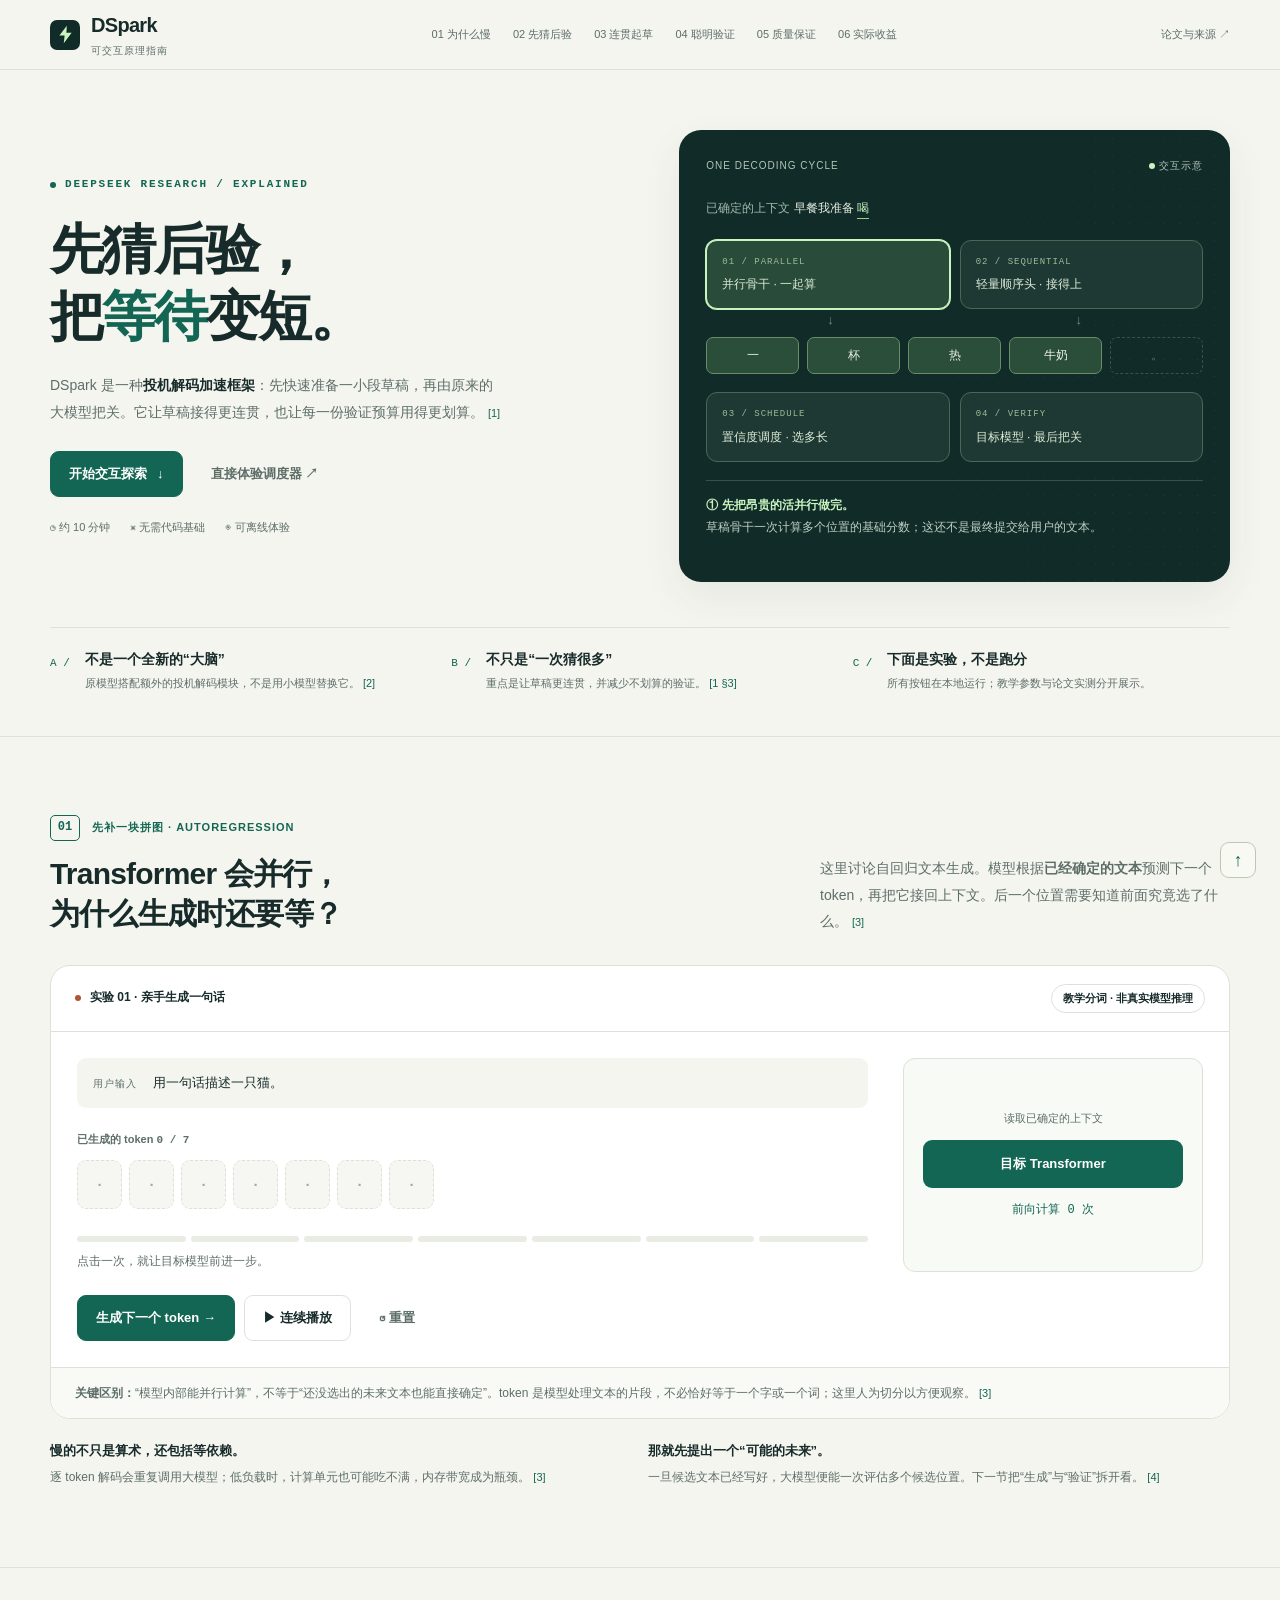
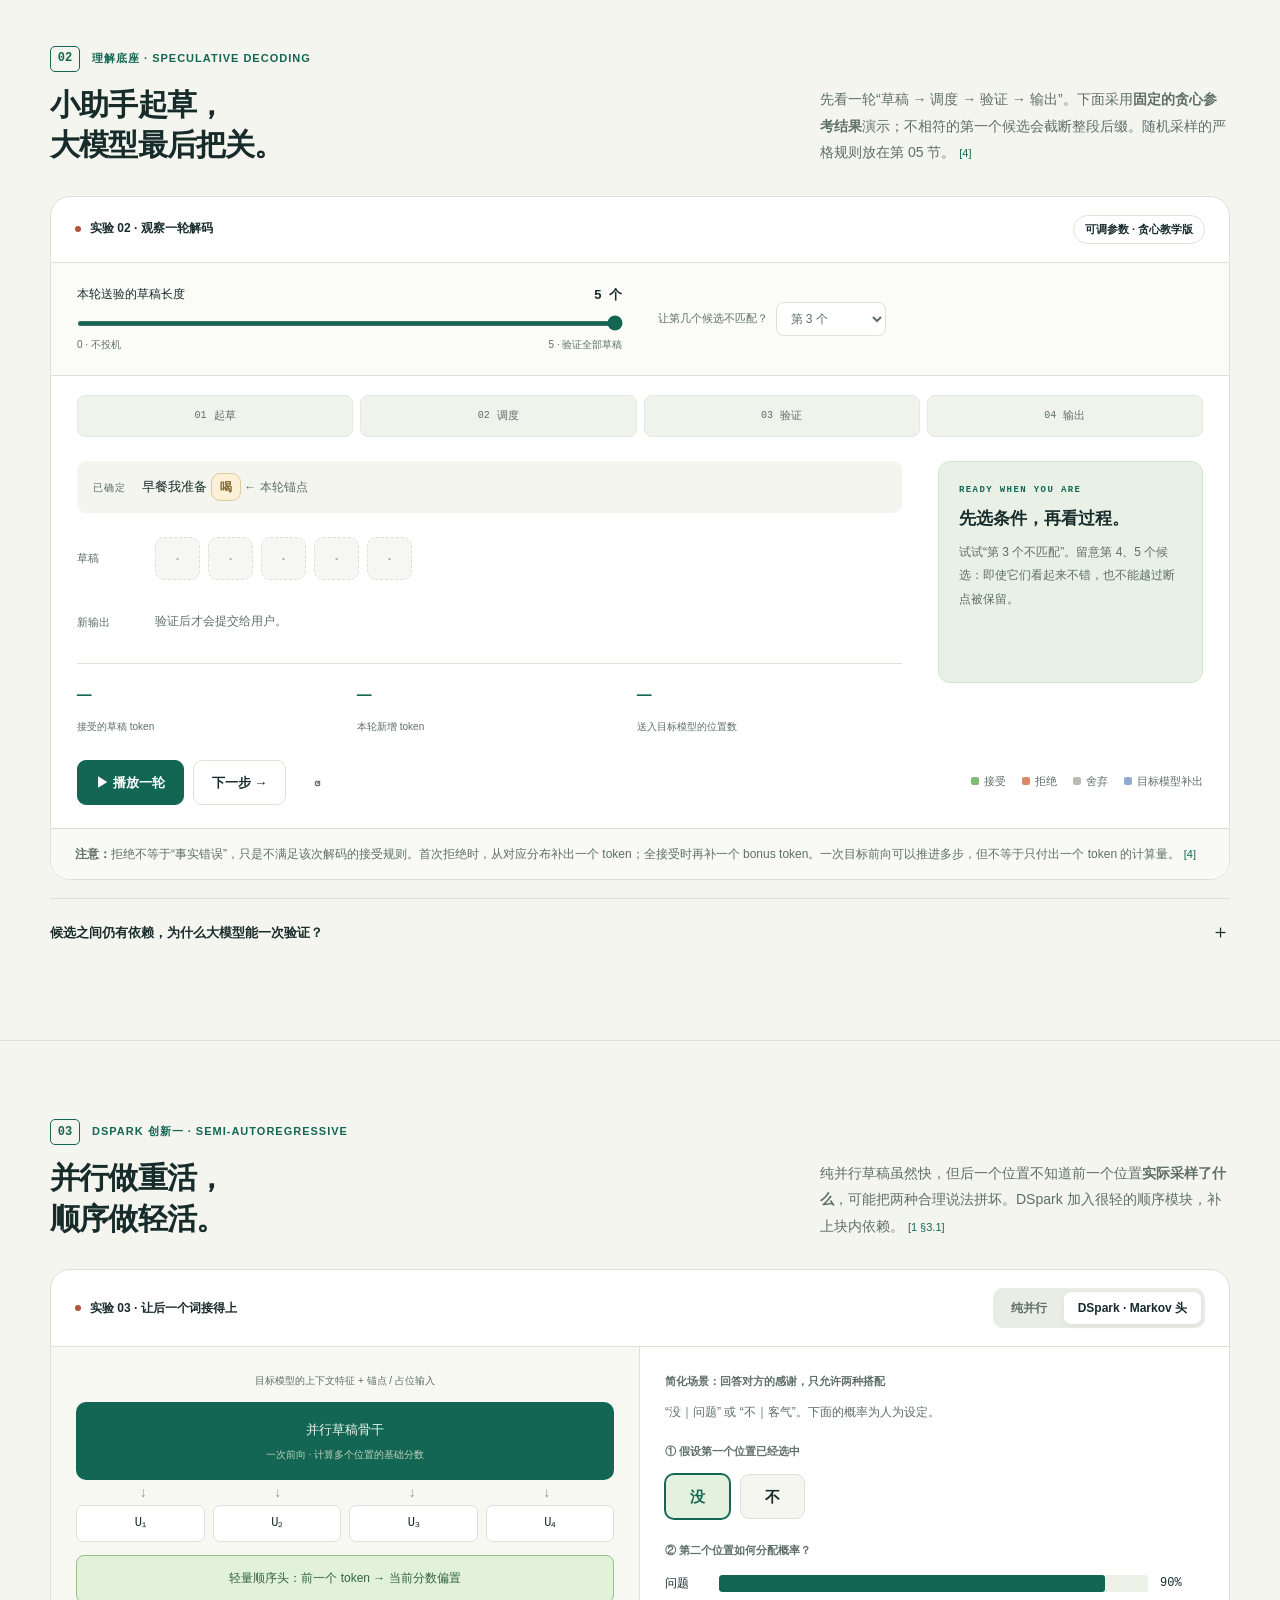
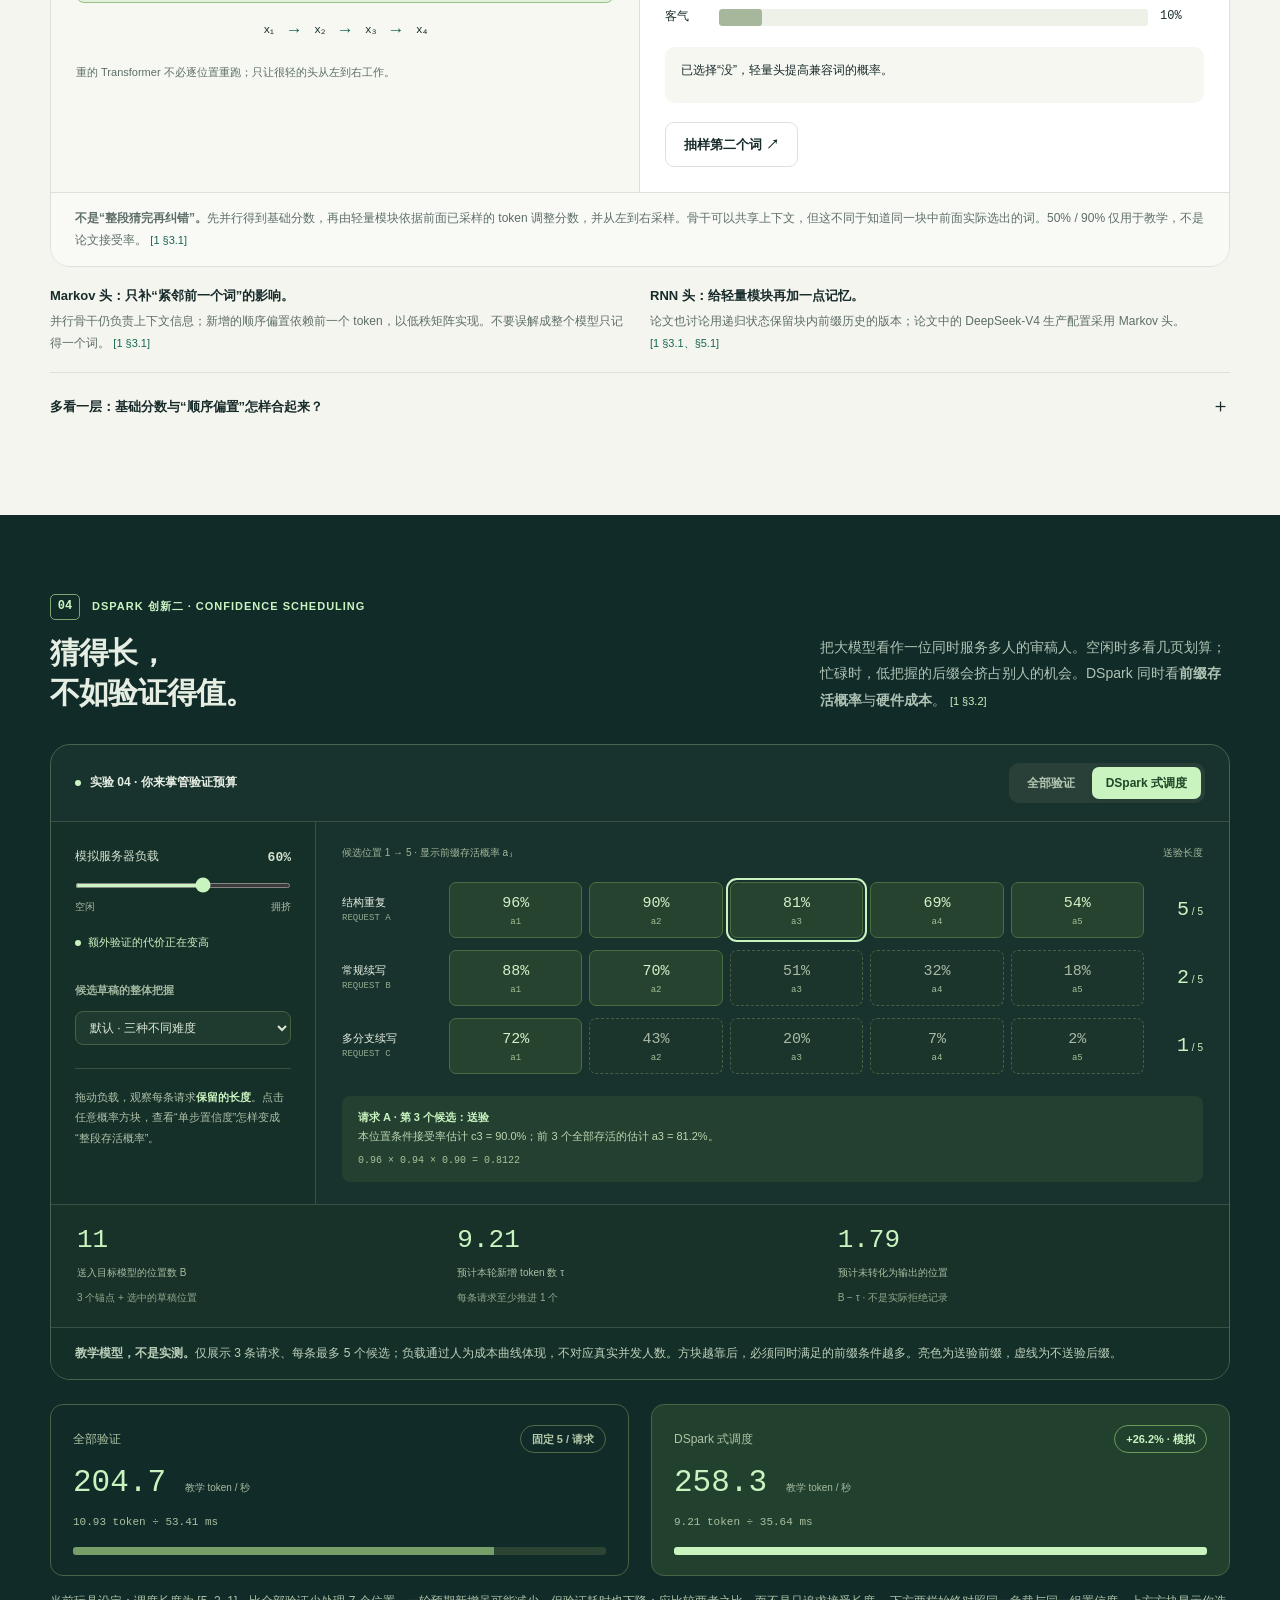
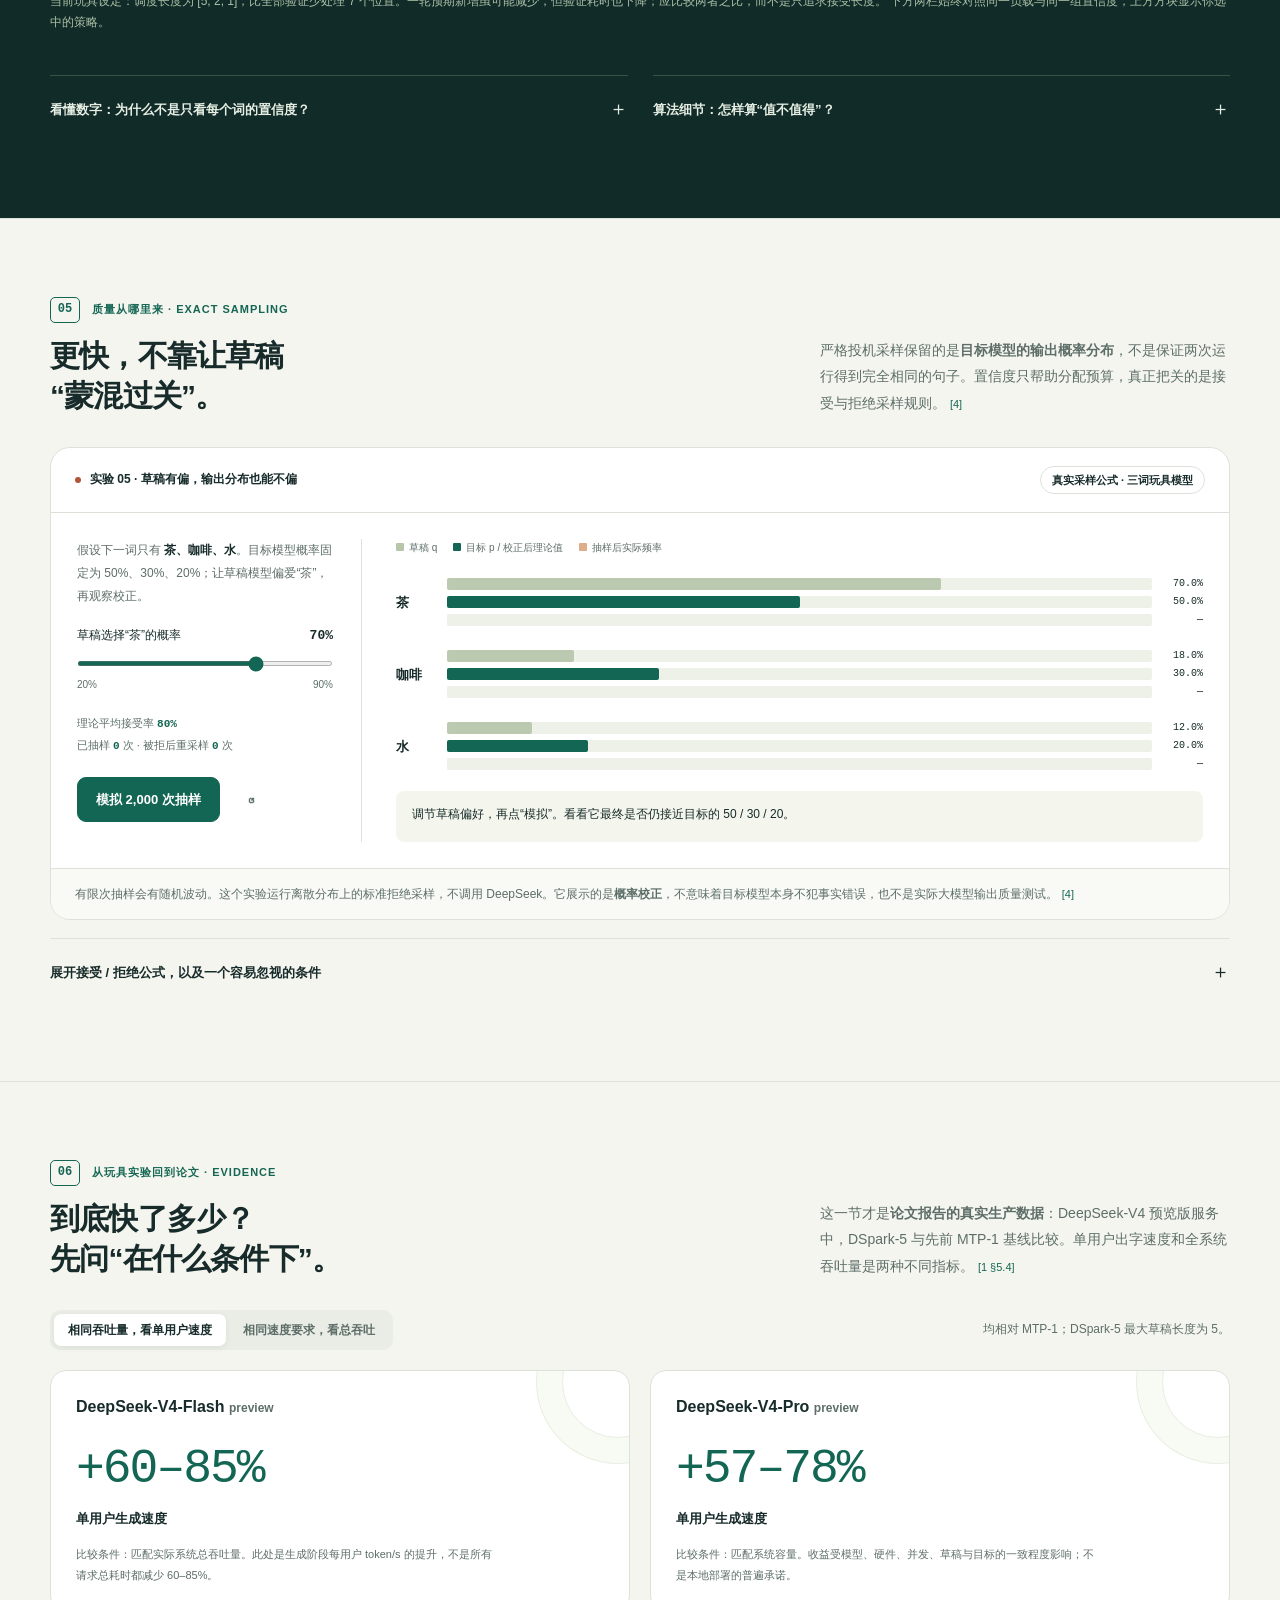
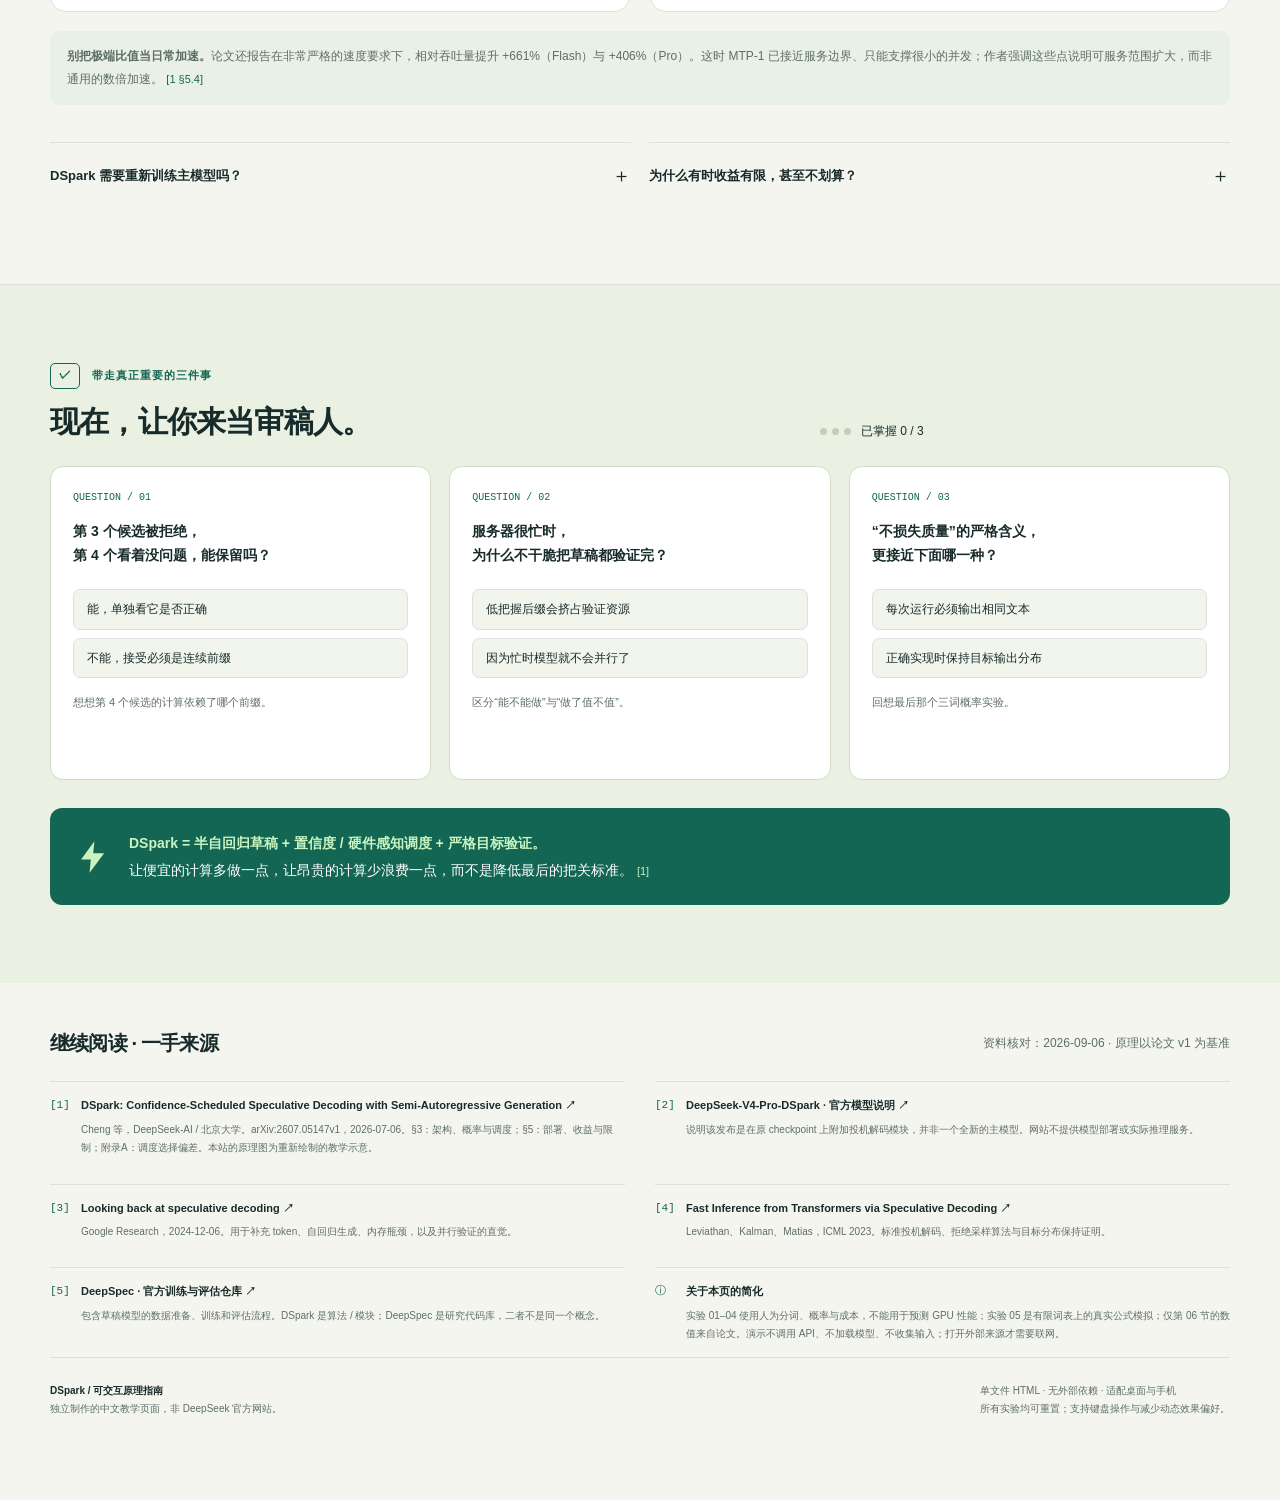
<file: ai-explain/dspark-gpt6pro.html>
<!doctype html>
<html lang="zh-CN">
<head>
<meta charset="utf-8">
<meta name="viewport" content="width=device-width, initial-scale=1">
<meta name="color-scheme" content="light">
<meta name="description" content="用可交互实验理解 DeepSeek DSpark：投机解码、半自回归草稿与置信度调度。无需深厚的 Transformer 基础。">
<title>DSpark · 先猜后验，把等待变短</title>
<style>
:root{--paper:#f5f5ef;--white:#fff;--ink:#172b2a;--muted:#5d6e68;--line:#dce2d9;--green:#136653;--mint:#c9f4c0;--soft:#e9f1e6;--orange:#ae5635;--peach:#fae7db;--blue:#476995;--dark:#112b29;--darkline:#35514a;--radius:20px;--mono:"SFMono-Regular",Consolas,"Liberation Mono",monospace;--sans:"Inter","Aptos","PingFang SC","Microsoft YaHei","Noto Sans CJK SC",sans-serif}
*{box-sizing:border-box}html{scroll-behavior:smooth;scroll-padding-top:92px}body{margin:0;background:var(--paper);color:var(--ink);font-family:var(--sans);font-size:15px;line-height:1.8;-webkit-font-smoothing:antialiased}button,input,select{font:inherit}button,a,input,select,summary{-webkit-tap-highlight-color:transparent}a{color:inherit}button{cursor:pointer}button:disabled{cursor:default;opacity:.4}button,select{color:inherit}button:focus-visible,a:focus-visible,summary:focus-visible,input:focus-visible,select:focus-visible{outline:3px solid #4b93dc;outline-offset:4px}button{border:0}h1,h2,h3,h4,p{margin:0}h1,h2,h3,h4{line-height:1.35}svg{max-width:100%;display:block}strong{font-weight:700}.wrap{width:min(1180px,calc(100% - 64px));margin:auto}.mono{font-family:var(--mono)}.muted{color:var(--muted)}.small{font-size:12px;line-height:1.75}.eyebrow{font-family:var(--mono);font-size:11px;letter-spacing:1.8px;font-weight:600;text-transform:uppercase}.pill{display:inline-flex;align-items:center;gap:7px;padding:4px 11px;border:1px solid var(--line);border-radius:30px;font-size:11px;line-height:1.7;font-weight:600}.dot{height:6px;width:6px;border-radius:50%;background:var(--green);display:inline-block;flex:none}.cite{font-size:11px;color:var(--green);text-decoration:none;white-space:nowrap;font-weight:500}.cite:hover{text-decoration:underline}.btn{display:inline-flex;align-items:center;justify-content:center;gap:10px;background:var(--green);color:white;border:1px solid var(--green);border-radius:9px;padding:10px 18px;font-weight:600;font-size:13px;text-decoration:none;min-height:42px;transition:background .15s,transform .15s}.btn:hover{background:#0c4e3f;transform:translateY(-1px)}.btn.secondary{background:white;color:var(--ink);border-color:var(--line)}.btn.secondary:hover{background:var(--soft)}.btn.ghost{background:transparent;color:var(--muted);border-color:transparent}.btn.ghost:hover{background:var(--soft)}.btn.mint{background:var(--mint);color:var(--dark);border-color:var(--mint)}.btn.mint:hover{background:#b2e6a8}.btn.icon{padding:8px 13px}.button-row{display:flex;flex-wrap:wrap;gap:9px;align-items:center}.segmented{display:inline-flex;gap:3px;background:#e9ede5;padding:4px;border-radius:10px;max-width:100%;flex-wrap:wrap}.segmented button{background:transparent;color:var(--muted);border-radius:7px;padding:7px 14px;font-size:12px;line-height:1.5;font-weight:600}.segmented button[aria-pressed="true"]{background:white;color:var(--ink);box-shadow:0 2px 6px #152f2810}.section{padding:78px 0;border-top:1px solid var(--line)}.section-head{display:grid;grid-template-columns:1fr 410px;gap:50px;align-items:end;margin-bottom:30px}.section-kicker{display:flex;align-items:center;gap:12px;color:var(--green);margin-bottom:13px;font-size:11px;font-weight:700;letter-spacing:1px}.section-num{height:26px;min-width:30px;display:grid;place-items:center;font-family:var(--mono);border:1px solid var(--green);border-radius:5px;font-size:12px;letter-spacing:0}h2{font-size:30px;letter-spacing:-.8px;font-weight:750}.section-head p{color:var(--muted);font-size:14px;line-height:1.9}.lab{background:white;border:1px solid var(--line);border-radius:var(--radius);overflow:hidden}.lab-head{padding:18px 24px;border-bottom:1px solid var(--line);display:flex;align-items:center;justify-content:space-between;gap:15px;flex-wrap:wrap}.lab-label{display:flex;align-items:center;gap:9px;font-size:12px;font-weight:700}.lab-label .dot{background:var(--orange)}.lab-body{padding:26px}.lab-foot{padding:14px 24px;border-top:1px solid var(--line);background:#f9faf6;font-size:12px;color:var(--muted);line-height:1.85}.note{font-size:12px;color:var(--muted);padding:14px 17px;background:var(--soft);border-radius:9px;line-height:1.9}.card{border:1px solid var(--line);background:white;border-radius:15px;padding:25px}.reading-grid{display:grid;grid-template-columns:1fr 1fr;gap:18px}.detail{border-top:1px solid var(--line);margin-top:18px;padding-top:3px}.detail summary{cursor:pointer;padding:13px 0;font-size:13px;font-weight:650;list-style:none;display:flex;align-items:center;justify-content:space-between;gap:10px}.detail summary::after{content:"＋";font-size:19px;font-weight:400}.detail[open] summary::after{content:"−"}.detail-content{padding:4px 0 12px;font-size:13px;line-height:1.95;color:var(--muted)}.detail-content p+p{margin-top:11px}.formula{font-family:var(--mono);background:#eef2e9;padding:13px 17px;color:var(--ink);border-radius:8px;margin:11px 0;overflow:auto;font-size:13px;line-height:1.9}.token{display:inline-flex;position:relative;align-items:center;justify-content:center;min-height:46px;min-width:48px;padding:5px 13px;border-radius:9px;background:#edf0e8;border:1px solid #dbe1d4;font-weight:650;color:#536558;transition:background .25s,border-color .25s,color .25s,opacity .25s,transform .25s}.token.accept{background:#e0f3d8;border-color:#9ccc92;color:#22583b}.token.reject{background:var(--peach);border-color:#d98b65;color:#954021}.token.trim{border-style:dashed;background:#f6f6f2;color:#7b867b;opacity:.62}.token.direct{background:#e6edf9;border-color:#a4b8d5;color:#3a5987}.token.anchor{background:#fcf0d6;border-color:#dccc9d;color:#80682e}.token.pending{color:#a1aa9c;background:#f6f7f3;border-style:dashed}.token-mark{position:absolute;right:-5px;top:-8px;font-family:var(--mono);font-size:10px;line-height:17px;width:17px;height:17px;border-radius:50%;background:var(--green);color:white;text-align:center}.reject .token-mark{background:var(--orange)}.direct .token-mark{background:var(--blue)}.tokens{display:flex;flex-wrap:wrap;gap:8px;align-items:center}.label{font-size:11px;color:var(--muted);font-weight:600;margin-bottom:10px}.legend{display:flex;gap:16px;flex-wrap:wrap;font-size:11px;color:var(--muted)}.legend i{display:inline-block;width:8px;height:8px;border-radius:2px;margin-right:5px}.legend .green{background:#82bb74}.legend .rust{background:#d88966}.legend .gray{background:#b6bdb0}.legend .blue{background:#91abd1}.range{width:100%;accent-color:var(--green);height:5px;margin:14px 0 10px;cursor:pointer}.range-label{display:flex;align-items:center;justify-content:space-between;gap:15px;font-size:12px}.range-label output{font-family:var(--mono);font-size:13px;font-weight:700}.range-ends{display:flex;justify-content:space-between;font-size:10px;color:var(--muted)}select{background:white;border:1px solid var(--line);border-radius:8px;padding:8px 30px 8px 10px;font-size:12px;max-width:100%}.select-label{font-size:11px;color:var(--muted);display:flex;align-items:center;gap:8px}.sr-only{position:absolute;width:1px;height:1px;padding:0;margin:-1px;overflow:hidden;clip:rect(0,0,0,0);white-space:nowrap;border:0}.skip-link{position:fixed;top:-100px;left:20px;background:white;padding:10px;z-index:99}.skip-link:focus{top:10px}
/* Navigation & cover */
header{position:sticky;top:0;z-index:30;background:#f5f5efee;backdrop-filter:blur(15px);border-bottom:1px solid var(--line)}.nav{height:69px;display:flex;align-items:center;justify-content:space-between;gap:30px}.brand{display:flex;gap:11px;align-items:center;text-decoration:none;flex:none}.brand-mark{width:30px;height:30px;border-radius:7px;background:var(--dark);display:grid;place-items:center;color:var(--mint)}.brand-word{font-size:20px;line-height:1;font-weight:800;letter-spacing:-.7px}.brand-sub{font-size:10px;letter-spacing:1px;line-height:1.2;margin-top:5px;color:var(--muted)}nav{display:flex;gap:22px;align-items:center}nav a{font-size:11px;color:var(--muted);text-decoration:none;white-space:nowrap;line-height:69px;position:relative}nav a:hover,nav a.active{color:var(--green)}nav a.active::after{content:"";height:2px;background:var(--green);position:absolute;bottom:0;left:0;right:0}.nav-end{font-size:11px;color:var(--muted);white-space:nowrap}.nav-progress{height:2px;background:transparent;position:absolute;left:0;right:0;bottom:-2px}.nav-progress span{display:block;width:0;height:100%;background:var(--green)}.hero{padding:60px 0 42px}.hero-grid{display:grid;grid-template-columns:1.03fr 1fr;gap:62px;align-items:center}.hero .eyebrow{color:var(--green);margin-bottom:21px;display:flex;align-items:center;gap:9px}.hero h1{font-size:54px;font-weight:800;letter-spacing:-2px;line-height:1.25}.hero h1 span{color:var(--green)}.hero-desc{max-width:455px;margin:21px 0 25px;font-size:14px;line-height:1.95;color:var(--muted)}.hero-meta{display:flex;gap:20px;margin-top:21px;font-size:11px;color:var(--muted)}.hero-meta span{display:flex;align-items:center;gap:6px}.hero-visual{background:var(--dark);border-radius:22px;padding:27px;color:#eaf1e7;box-shadow:0 15px 40px #143c2a12;position:relative;overflow:hidden}.hero-visual::before{content:"";position:absolute;inset:0;pointer-events:none;background-image:radial-gradient(#86ad8828 .7px,transparent .7px);background-size:17px 17px;mask-image:linear-gradient(100deg,transparent,#000)}.hero-visual>*{position:relative}.visual-top{display:flex;justify-content:space-between;align-items:center;font-size:10px;color:#b3c6b7;margin-bottom:23px;letter-spacing:1px}.visual-top .dot{background:var(--mint)}.mini-context{font-size:12px;margin-bottom:20px;color:#a3b8ae}.mini-context b{color:#e3eddf;font-weight:500}.mini-context span{color:var(--mint);border-bottom:1px solid #9bce8e;padding-bottom:3px;margin-left:3px}.flow-pair{display:grid;grid-template-columns:1fr 1fr;gap:10px}.flow-node{background:#1e3933;border:1px solid #4b6654;border-radius:11px;padding:13px 15px;color:#deecd9;text-align:left;font-size:12px;transition:all .2s}.flow-node span{display:block;font-family:var(--mono);font-size:9px;color:#9fba9a;margin-bottom:4px;letter-spacing:1px}.flow-node[aria-pressed="true"]{border-color:var(--mint);box-shadow:0 0 0 1px var(--mint);background:#294b3a}.flow-line{height:20px;display:flex;justify-content:space-around;align-items:center;color:#769175;font-size:13px}.mini-drafts{display:flex;gap:8px;justify-content:center;margin:8px 0 18px}.mini-drafts span{height:37px;min-width:39px;border:1px solid #6a8d68;background:#2b4e3b;border-radius:7px;display:grid;place-items:center;font-size:12px;flex:1}.mini-drafts span:last-child{background:transparent;border-style:dashed;opacity:.42}.hero-explain{min-height:75px;border-top:1px solid var(--darkline);margin-top:18px;padding-top:14px;font-size:12px;color:#bfd0c3;line-height:1.8}.hero-explain strong{color:var(--mint);font-size:12px}.takeaways{display:grid;grid-template-columns:1fr 1fr 1fr;margin-top:45px;border-top:1px solid var(--line);padding-top:22px;gap:24px}.takeaway{display:flex;gap:15px;align-items:flex-start}.takeaway-num{font-size:11px;font-family:var(--mono);color:var(--green);margin-top:4px}.takeaway h3{font-size:14px;margin-bottom:5px}.takeaway p{font-size:11px;color:var(--muted);line-height:1.8}
/* Autoregression */
.ar-grid{display:grid;grid-template-columns:1fr 300px;gap:35px}.context-box{padding:12px 16px;background:#f4f5ef;border-radius:9px;font-size:13px;margin-bottom:22px;line-height:2}.context-box .tag{font-size:10px;letter-spacing:1px;color:var(--muted);margin-right:16px}.ar-output{display:flex;flex-wrap:wrap;gap:7px;min-height:55px;padding-bottom:6px}.ar-output .token{min-width:45px;padding:6px 11px}.step-rail{display:flex;gap:5px;margin:21px 0 9px}.step-rail span{height:6px;background:#e8ece3;flex:1;border-radius:3px;transition:background .2s}.step-rail span.done{background:var(--green)}.ar-factory{border:1px solid var(--line);border-radius:12px;padding:19px;background:#f8faf5;display:grid;align-content:center;text-align:center;min-height:184px}.factory-label{font-size:11px;color:var(--muted)}.factory-block{background:var(--green);color:white;padding:12px;border-radius:9px;font-size:13px;font-weight:700;margin:12px 0}.factory-block.busy{animation:breathe .65s ease}.factory-out{font-family:var(--mono);font-size:12px;color:var(--green)}.concept-strip{display:grid;grid-template-columns:1fr 1fr;gap:16px;margin-top:20px}.concept-strip p{font-size:12px;color:var(--muted)}.concept-strip b{display:block;font-size:13px;color:var(--ink);margin-bottom:5px}
/* Draft verification */
.spec-settings{display:grid;grid-template-columns:1fr 1fr;gap:35px;padding:21px 26px;background:#fbfcf8;border-bottom:1px solid var(--line)}.phase-track{display:grid;grid-template-columns:repeat(4,1fr);gap:7px;padding:19px 26px 0}.phase-track button{background:#f0f2ec;border:1px solid #e4e8de;border-radius:8px;padding:10px 5px;font-size:11px;display:flex;gap:7px;align-items:center;justify-content:center;color:var(--muted)}.phase-track button .index{font-family:var(--mono);font-size:10px}.phase-track button.active{color:var(--green);border-color:#95b48c;background:#e9f5e1;font-weight:700}.phase-track button.completed{color:#476842;background:#f2f6ee}.spec-main{display:grid;grid-template-columns:1fr 265px;gap:36px;padding:24px 26px}.spec-lanes{min-width:0}.spec-row{display:grid;grid-template-columns:65px 1fr;gap:13px;margin-bottom:21px;align-items:start}.spec-row>span{font-size:11px;color:var(--muted);padding-top:12px}.spec-row .token{min-height:43px;min-width:45px;padding:5px 11px;font-size:13px}.spec-commentary{padding:20px;background:var(--soft);border:1px solid #d5e4ce;border-radius:12px;align-self:start;min-height:222px}.spec-commentary .eyebrow{font-size:9px;letter-spacing:1.4px;color:var(--green)}.spec-commentary h4{font-size:17px;margin:10px 0}.spec-commentary p{font-size:12px;color:var(--muted);line-height:1.95}.stat-row{display:grid;grid-template-columns:repeat(3,1fr);gap:15px;padding-top:17px;border-top:1px solid var(--line)}.stat .val{font-family:var(--mono);font-size:24px;line-height:1.2;font-weight:500;color:var(--green)}.stat .name{font-size:10px;color:var(--muted);margin-top:8px}.spec-controls{display:flex;justify-content:space-between;align-items:center;gap:15px;padding:0 26px 23px;flex-wrap:wrap}.mask-demo{display:grid;grid-template-columns:1fr 1fr;gap:30px;align-items:center}.mask-table{border-collapse:separate;border-spacing:4px;margin:auto;font-size:11px;text-align:center}.mask-table th{padding:2px 8px;font-weight:500}.mask-table td{background:#edf1e6;border-radius:4px;min-width:48px;padding:5px}.mask-table td.allowed{background:#d5e9ce;color:#285d3b}.mask-table td.forbidden{background:#f2f1ed;color:#b9bfb2}.mask-caption{font-size:10px;text-align:center;margin-top:8px}
/* Semi autoregressive */
.semi-grid{display:grid;grid-template-columns:1fr 1fr;gap:0}.semi-architecture{padding:25px;background:#f6f8f1;border-right:1px solid var(--line)}.semi-sampling{padding:25px}.node-caption{text-align:center;font-size:10px;color:var(--muted)}.backbone{padding:16px 14px;background:var(--green);color:#ecf4e8;border-radius:10px;text-align:center;margin:12px 0 0;font-size:13px;position:relative}.backbone span{display:block;color:#c1d2be;font-size:10px;margin-top:4px}.backbone-grid{display:flex;justify-content:space-around;gap:8px}.backbone-grid .logit{font-family:var(--mono);background:white;border:1px solid var(--line);border-radius:7px;flex:1;text-align:center;padding:7px 0;font-size:12px}.semi-arrows{display:flex;justify-content:space-around;color:#8aa17d;font-size:14px;height:25px;align-items:center}.seq-head{padding:12px;text-align:center;border:1px solid #9abd8b;color:#306442;background:#e2f1d9;border-radius:8px;font-size:12px;margin:13px 0}.seq-head.off{color:#798675;background:#f0f2e9;border-style:dashed}.seq-output{display:flex;align-items:center;justify-content:center;gap:15px;font-family:var(--mono);font-size:11px}.seq-output .arr{color:var(--green);font-size:17px}.seq-output.off .arr{color:#bbc4b5}.semi-caption{font-size:11px;color:var(--muted);margin-top:16px;min-height:42px}.choice-row{display:flex;gap:10px;margin:12px 0 22px}.choice{background:#f4f6ef;border:1px solid var(--line);border-radius:9px;padding:8px 24px;min-height:43px;font-weight:600}.choice[aria-pressed="true"]{border-color:var(--green);background:#e5f1df;color:var(--green);box-shadow:0 0 0 1px var(--green)}.prob-row{display:grid;grid-template-columns:42px 1fr 44px;gap:12px;align-items:center;font-size:12px;margin:12px 0}.prob-track{height:17px;background:#eef1e7;border-radius:3px;overflow:hidden}.prob-fill{height:100%;background:var(--green);border-radius:3px;transition:width .28s}.prob-fill.alt{background:#a6b79c}.prob-result{background:#f5f7f0;border-radius:10px;padding:13px 16px;margin:19px 0;min-height:56px;font-size:12px}.prob-result strong{font-size:16px;margin-left:8px}.prob-result.fail{background:var(--peach)}.semi-bottom{display:grid;grid-template-columns:1fr 1fr;gap:20px;margin-top:20px}.mini-explain h4{font-size:13px;margin-bottom:7px}.mini-explain p{font-size:12px;color:var(--muted)}
/* Scheduling */
.dark-section{background:var(--dark);color:#e6eee3;border-color:var(--dark)}.dark-section .section-kicker{color:var(--mint)}.dark-section .section-num{border-color:#7da673}.dark-section .section-head p{color:#afc3b4}.dark-section .cite{color:var(--mint)}.dark-section .lab{border-color:#46634f;background:#18332d}.dark-section .lab-head,.dark-section .lab-foot{border-color:#395143}.dark-section .lab-label .dot{background:var(--mint)}.dark-section .lab-foot{background:#142f28;color:#bdd0bc}.dark-section .segmented{background:#294039}.dark-section .segmented button{color:#b3c6b1}.dark-section .segmented button[aria-pressed="true"]{background:#c9f4c0;color:#214728}.scheduler-grid{display:grid;grid-template-columns:265px 1fr}.scheduler-settings{padding:24px;border-right:1px solid #395143;background:#152f29}.scheduler-settings .range-label{color:#d5e2ce}.scheduler-settings .range-ends{color:#a6b7a1}.dark-section .range{accent-color:var(--mint)}.scheduler-settings select{background:#1f3b30;color:#dce8d6;border-color:#496143;width:100%;margin-top:10px}.scheduler-settings .label{color:#a2b79f;margin-top:28px;margin-bottom:0}.load-status{margin-top:17px;font-size:11px;color:var(--mint);display:flex;gap:7px;align-items:center}.load-status .dot{background:var(--mint)}.sched-hint{font-size:11px;color:#aec2a9;margin-top:23px;padding-top:18px;border-top:1px solid #395143;line-height:1.9}.scheduler-main{padding:22px 26px}.request-grid-head{display:flex;align-items:center;justify-content:space-between;font-size:10px;color:#a1b69c;margin-bottom:20px}.request-row{display:grid;grid-template-columns:100px repeat(5,minmax(0,1fr)) 52px;gap:7px;align-items:center;margin-bottom:12px}.request-name{font-size:11px;line-height:1.6}.request-name small{display:block;font-size:9px;color:#90ab8e;font-family:var(--mono)}.conf-cell{background:#25432f;border:1px solid #4a6e42;border-radius:7px;min-width:0;min-height:56px;color:#d7f0c7;padding:5px 3px;font-family:var(--mono);font-size:15px;position:relative;transition:all .2s}.conf-cell small{display:block;font-size:9px;color:#a3c198;line-height:1.3}.conf-cell.pruned{background:#1b352c;border:1px dashed #456042;color:#a9baa3;opacity:1}.conf-cell.selected{outline:2px solid var(--mint);outline-offset:2px}.conf-cell:hover{transform:translateY(-2px)}.request-len{font-size:10px;color:var(--mint);text-align:right}.request-len b{font-family:var(--mono);font-size:20px;font-weight:500}.conf-inspector{margin-top:22px;padding:12px 16px;min-height:73px;background:#234031;border-radius:8px;font-size:11px;color:#bfd6b1;line-height:1.8}.conf-inspector strong{color:var(--mint)}.conf-inspector code{font-family:var(--mono);font-size:10px;display:block;color:#a7c398;margin-top:5px;overflow-wrap:anywhere}.scheduler-metrics{border-top:1px solid #395143;display:grid;grid-template-columns:repeat(3,1fr);gap:15px;padding:20px 26px;background:#183129}.scheduler-metrics .stat .val{color:var(--mint);font-size:26px}.scheduler-metrics .stat .name{color:#a8bea2}.scheduler-metrics .stat .sub{font-size:10px;color:#91aa8d;margin-top:7px}.sched-compare{display:grid;grid-template-columns:1fr 1fr;gap:22px;margin-top:24px}.throughput-card{border:1px solid #496346;border-radius:13px;padding:20px 22px}.throughput-card h4{font-size:12px;color:#aec4a5;font-weight:500}.throughput-card .top{display:flex;justify-content:space-between;align-items:center}.throughput-card .large{font-family:var(--mono);font-size:31px;color:var(--mint);margin-top:10px;line-height:1.3}.throughput-card .large small{font-size:10px;color:#a6ba9f;font-family:var(--sans)}.throughput-card .calc{font-family:var(--mono);font-size:11px;color:#a9bf9f;margin-top:9px}.compare-track{height:8px;background:#2b4434;border-radius:3px;margin-top:15px;overflow:hidden}.compare-track span{display:block;height:100%;width:80%;background:#769e68;transition:width .2s}.throughput-card.emphasized{background:#21402e}.throughput-card.emphasized .compare-track span{background:var(--mint)}.dark-section .detail{border-color:#385441}.dark-section .detail-content{color:#b2c7aa}.dark-section .formula{background:#234032;color:#d9edd0}.dark-section .muted{color:#acc0a6}.dark-section .note{background:#213b2e;color:#b5caa9}.scheduler-notes{display:grid;grid-template-columns:1fr 1fr;gap:25px;margin-top:24px}
/* Exact sampling */
.sampling-grid{display:grid;grid-template-columns:285px 1fr;gap:34px}.sampling-controls{border-right:1px solid var(--line);padding-right:28px}.sampling-label{font-size:12px;line-height:1.9;color:var(--muted);margin-bottom:16px}.sampling-label strong{color:var(--ink)}.sample-legend{font-size:10px;display:flex;flex-wrap:wrap;gap:16px;margin-bottom:18px;color:var(--muted)}.sample-legend i{width:8px;height:8px;display:inline-block;margin-right:5px;border-radius:1px}.dist-row{display:grid;grid-template-columns:38px 1fr 38px;gap:13px;margin-bottom:18px;align-items:center}.dist-title{font-size:13px;font-weight:650}.dist-bars{display:grid;gap:6px}.dist-bar{height:12px;position:relative;background:#eef1e8;border-radius:2px}.dist-bar span{height:100%;display:block;border-radius:2px;transition:width .3s;background:#bac9af}.dist-bar span.target{background:var(--green)}.dist-bar span.empirical{background:#ddae89}.dist-num{font-family:var(--mono);font-size:10px;line-height:18px;text-align:right}.dist-num span{display:block}.sample-status{font-size:12px;padding:13px 16px;border-radius:8px;background:#f4f6ed;min-height:51px;margin-top:17px}.sample-stats{font-size:11px;line-height:1.9;margin-top:19px;color:var(--muted)}.sample-stats strong{color:var(--green);font-family:var(--mono)}
/* Evidence / quiz / footer */
.evidence-top{display:flex;align-items:center;justify-content:space-between;gap:20px;margin-bottom:20px;flex-wrap:wrap}.evidence-top .small{max-width:470px}.evidence-cards{display:grid;grid-template-columns:1fr 1fr;gap:20px}.evidence-card{border:1px solid var(--line);border-radius:16px;padding:25px;background:white;position:relative;overflow:hidden}.evidence-card::after{content:"";width:110px;height:110px;border:1px solid #e8eee0;border-radius:50%;position:absolute;right:-45px;top:-45px;box-shadow:0 0 0 25px #f8faf4,0 0 0 26px #e8eee0;pointer-events:none}.evidence-card h3{font-size:16px}.evidence-number{font-family:var(--mono);font-size:48px;line-height:1.4;letter-spacing:-2px;color:var(--green);margin:17px 0 4px}.evidence-label{font-size:13px;font-weight:650}.evidence-condition{font-size:11px;color:var(--muted);margin-top:14px;line-height:1.9;max-width:420px}.quiz-section{background:#eaf0e2}.quiz-grid{display:grid;grid-template-columns:repeat(3,1fr);gap:18px;margin-top:24px}.quiz-card{background:white;border:1px solid #d1dcc8;border-radius:13px;padding:22px;display:flex;flex-direction:column;align-items:flex-start}.quiz-card .q-num{font-family:var(--mono);font-size:10px;color:var(--green);margin-bottom:13px}.quiz-card h3{font-size:14px;line-height:1.7;min-height:50px;margin-bottom:19px}.quiz-options{display:grid;gap:8px;width:100%}.quiz-options button{background:#f2f5ec;border:1px solid var(--line);padding:9px 13px;border-radius:7px;text-align:left;font-size:12px;line-height:1.7}.quiz-options button.correct{background:#e0f2d6;border-color:#83ae71;color:#25543b}.quiz-options button.wrong{background:var(--peach);border-color:#cf9d7b;color:#9b4c31}.quiz-feedback{font-size:11px;color:var(--muted);line-height:1.9;margin-top:14px;min-height:65px}.quiz-score{display:flex;gap:10px;align-items:center;font-size:12px}.score-dots{display:flex;gap:5px}.score-dots i{height:7px;width:7px;border-radius:50%;background:#c1ceba}.score-dots i.done{background:var(--green)}.summary-card{margin-top:28px;padding:22px 27px;border-radius:12px;background:var(--green);color:white;display:grid;grid-template-columns:36px 1fr;gap:16px;align-items:center}.summary-card p{font-size:14px;line-height:1.9}.summary-card b{color:var(--mint)}.sources{padding:47px 0}.sources-head{display:flex;justify-content:space-between;gap:20px;align-items:center;margin-bottom:24px}.sources h2{font-size:20px}.source-grid{display:grid;grid-template-columns:1fr 1fr;gap:13px 30px}.source{display:grid;grid-template-columns:22px 1fr;gap:9px;padding:13px 0;border-top:1px solid var(--line);font-size:11px;line-height:1.85;scroll-margin-top:100px}.source>span{font-family:var(--mono);color:var(--green)}.source a{font-weight:600;text-decoration:none}.source a:hover{text-decoration:underline;color:var(--green)}.source p{font-size:10px;color:var(--muted);margin-top:5px}.source:target{background:var(--soft);border-radius:5px}.footer{border-top:1px solid var(--line);padding:24px 0 35px;display:flex;justify-content:space-between;gap:25px;font-size:10px;color:var(--muted)}.footer strong{color:var(--ink)}.back-top{position:fixed;bottom:22px;right:24px;width:36px;height:36px;border:1px solid #bbc8b4;border-radius:9px;background:#f9faf3dd;color:var(--green);display:grid;place-items:center;font-size:18px;text-decoration:none;z-index:15}.fade-in{animation:appear .35s ease}@keyframes appear{from{opacity:.3;transform:translateY(4px)}to{opacity:1;transform:translateY(0)}}@keyframes breathe{50%{background:#469254;box-shadow:0 0 0 5px #cce5c8}}
@media(min-width:1500px){.hero{padding-top:78px;padding-bottom:50px}.hero h1{font-size:60px}.hero-visual{padding:32px}}
@media(max-width:1100px){.wrap{width:calc(100% - 44px)}.hero-grid{gap:30px}.hero h1{font-size:45px}nav{gap:14px}nav a{font-size:10px}.nav-end{display:none}.section-head{grid-template-columns:1fr 360px;gap:25px}.request-row{grid-template-columns:80px repeat(5,minmax(0,1fr)) 42px;gap:5px}.scheduler-grid{grid-template-columns:240px 1fr}.scheduler-main{padding:22px 20px}.conf-cell{font-size:13px}.ar-grid{grid-template-columns:1fr 240px}.spec-main{grid-template-columns:1fr 225px;gap:25px}}
@media(max-width:850px){.hero-grid{grid-template-columns:1fr 1fr;gap:25px}.hero h1{font-size:37px;letter-spacing:-1px}.hero-desc{font-size:13px}.hero-visual{padding:19px}.hero .eyebrow{font-size:9px;letter-spacing:1px}.hero-meta{gap:12px;font-size:10px}.takeaways{gap:15px}.section-head{grid-template-columns:1fr;gap:16px}.section-head p{max-width:640px}.section{padding:60px 0}.ar-grid{grid-template-columns:1fr 210px;gap:22px}.spec-main{grid-template-columns:1fr}.spec-commentary{min-height:auto}.spec-commentary p{min-height:45px}.spec-commentary h4{margin:5px 0}.scheduler-grid{grid-template-columns:1fr}.scheduler-settings{border-right:0;border-bottom:1px solid #395143;display:grid;grid-template-columns:1fr 1fr;gap:20px}.scheduler-settings .label{margin-top:0}.sched-hint{grid-column:1/-1;margin-top:0;padding-top:12px}.sampling-grid{grid-template-columns:230px 1fr;gap:23px}.quiz-card{padding:17px}.quiz-card h3{font-size:13px}.quiz-options button{font-size:11px}.evidence-number{font-size:40px}}
@media(max-width:650px){html{scroll-padding-top:109px}.wrap{width:calc(100% - 34px)}.nav{height:auto;min-height:64px;flex-wrap:wrap;gap:0;padding-top:14px}.brand{margin-bottom:12px}.brand-sub{display:none}.brand-word{font-size:19px}.brand-mark{width:27px;height:27px}nav{width:100%;justify-content:space-between;gap:10px;border-top:1px solid var(--line);overflow:auto}nav a{font-size:10px;line-height:36px}.hero{padding-top:36px;padding-bottom:32px}.hero-grid{grid-template-columns:1fr;gap:31px}.hero h1{font-size:43px;line-height:1.25}.hero-desc{font-size:14px;max-width:none}.hero .eyebrow{margin-bottom:17px;font-size:9px}.hero-visual{padding:23px}.hero-meta{font-size:10px}.hero-explain{min-height:76px}.takeaways{margin-top:30px;grid-template-columns:1fr;gap:17px}.takeaway h3{font-size:13px;margin-bottom:2px}.takeaway p{font-size:11px}.section{padding:44px 0}.section-head{gap:14px;margin-bottom:23px}.section-head p{font-size:13px}h2{font-size:25px;letter-spacing:-.7px}.lab-head{padding:15px 17px}.lab-body{padding:20px 17px}.lab-foot{padding:13px 17px;font-size:11px}.ar-grid{grid-template-columns:1fr;gap:20px}.ar-factory{min-height:auto;padding:14px 18px;display:flex;gap:12px;align-items:center;justify-content:space-between}.factory-label{font-size:10px}.factory-block{font-size:11px;padding:10px;margin:0}.factory-out{font-size:10px}.ar-output .token{font-size:12px;padding:5px 9px;min-width:36px;min-height:42px}.concept-strip{grid-template-columns:1fr;gap:13px}.spec-settings{padding:20px 17px;grid-template-columns:1fr;gap:15px}.spec-settings .select-label{justify-content:space-between}.phase-track{padding:17px 17px 0;gap:5px}.phase-track button{font-size:10px;gap:5px;padding:9px 3px}.spec-main{padding:22px 17px;gap:23px}.spec-row{grid-template-columns:44px 1fr;gap:8px}.spec-row>span{font-size:10px}.spec-row .tokens{gap:6px}.spec-row .token{font-size:12px;min-height:38px;min-width:34px;padding:5px 8px}.spec-controls{padding:0 17px 20px}.stat-row{gap:10px}.stat .val{font-size:22px}.stat .name{font-size:9px}.spec-commentary{padding:16px}.spec-commentary h4{font-size:16px}.mask-demo{grid-template-columns:1fr;gap:20px}.semi-grid{grid-template-columns:1fr}.semi-architecture{border-right:0;border-bottom:1px solid var(--line);padding:23px 20px}.semi-sampling{padding:23px 20px}.semi-bottom{grid-template-columns:1fr;gap:17px}.reading-grid{grid-template-columns:1fr}.lab-head .segmented button{font-size:11px;padding:6px 12px}.scheduler-settings{padding:21px 17px;grid-template-columns:1fr}.scheduler-main{padding:20px 12px}.scheduler-settings select{margin-top:6px}.scheduler-settings .label{margin-top:0}.request-grid-head{font-size:9px;gap:10px}.request-row{grid-template-columns:63px repeat(5,minmax(0,1fr)) 32px;gap:4px}.request-name{font-size:10px}.request-name small{font-size:8px}.conf-cell{font-size:11px;min-height:48px;padding:5px 1px;border-radius:5px}.conf-cell small{font-size:8px}.request-len{font-size:8px}.request-len b{font-size:16px}.conf-inspector{padding:11px 12px;font-size:10px}.conf-inspector code{font-size:9px}.scheduler-metrics{padding:19px 15px;gap:8px}.scheduler-metrics .stat .val{font-size:22px}.scheduler-metrics .stat .name{font-size:9px}.scheduler-metrics .stat .sub{font-size:8px}.sched-compare{gap:12px}.throughput-card{padding:17px 14px}.throughput-card h4{font-size:11px}.throughput-card .large{font-size:26px}.throughput-card .large small{display:block;margin-top:4px}.throughput-card .calc{font-size:9px}.throughput-card .top .pill{padding:2px 5px;font-size:8px}.scheduler-notes{grid-template-columns:1fr;gap:0}.sampling-grid{grid-template-columns:1fr;gap:25px}.sampling-controls{border-right:0;border-bottom:1px solid var(--line);padding-right:0;padding-bottom:21px}.sampling-label{font-size:12px}.sample-stats{margin-top:13px}.sampling-controls .button-row{margin-top:15px}.dist-row{gap:9px}.evidence-cards{gap:13px;grid-template-columns:1fr}.evidence-card{padding:22px}.evidence-number{font-size:45px}.quiz-grid{grid-template-columns:1fr;gap:14px}.quiz-card{padding:21px}.quiz-card h3{min-height:0;margin-bottom:14px;font-size:14px}.quiz-feedback{min-height:0}.quiz-options button{font-size:12px}.summary-card{padding:19px;gap:12px;grid-template-columns:25px 1fr}.summary-card p{font-size:12px}.source-grid{grid-template-columns:1fr}.sources-head{align-items:start;flex-direction:column;gap:9px}.sources{padding:36px 0}.footer{flex-direction:column;gap:11px;padding-bottom:40px}.back-top{bottom:14px;right:12px;width:31px;height:31px}.button-row .btn{font-size:12px;padding:9px 13px}.small{font-size:11px}.detail-content{font-size:12px}.formula{font-size:11px}}
@media(prefers-reduced-motion:reduce){html{scroll-behavior:auto}*,*::before,*::after{animation:none!important;transition:none!important}}
@media print{header,.back-top,button,input,select,.quiz-section{display:none!important}.wrap{width:100%}.hero,.section{padding:22px 0;break-inside:avoid}.hero-grid{gap:22px}.hero h1{font-size:34px}.lab,.card{break-inside:avoid}body{background:white;font-size:11px}.dark-section{print-color-adjust:exact;-webkit-print-color-adjust:exact}.source-grid{grid-template-columns:1fr}h2{font-size:23px}.hero-visual{print-color-adjust:exact;-webkit-print-color-adjust:exact}}
</style>
</head>
<body>
<a class="skip-link" href="#basics">跳到正文</a>
<header>
 <div class="wrap nav">
  <a class="brand" href="#top" aria-label="DSpark 原理指南首页"><span class="brand-mark" aria-hidden="true"><svg width="21" height="21" viewBox="0 0 24 24" fill="none"><path d="M13.5 2 5 13h6l-1 9 9-12h-6l.5-8Z" fill="currentColor"/></svg></span><span><span class="brand-word">DSpark</span><span class="brand-sub" style="display:block">可交互原理指南</span></span></a>
  <nav aria-label="章节导航"><a href="#basics">01 为什么慢</a><a href="#speculation">02 先猜后验</a><a href="#semi">03 连贯起草</a><a href="#scheduler">04 聪明验证</a><a href="#quality">05 质量保证</a><a href="#evidence">06 实际收益</a></nav>
  <a href="#sources" class="nav-end" style="text-decoration:none">论文与来源 ↗</a>
 </div><div class="nav-progress" aria-hidden="true"><span id="reading-progress"></span></div>
</header>
<main id="top">
<section class="hero wrap" aria-labelledby="hero-title">
 <div class="hero-grid">
  <div>
   <div class="eyebrow"><span class="dot"></span> DEEPSEEK RESEARCH / EXPLAINED</div>
   <h1 id="hero-title">先猜后验，<br>把<span>等待</span>变短。</h1>
   <p class="hero-desc">DSpark 是一种<strong style="color:var(--ink)">投机解码加速框架</strong>：先快速准备一小段草稿，再由原来的大模型把关。它让草稿接得更连贯，也让每一份验证预算用得更划算。 <a class="cite" href="#ref-dspark">[1]</a></p>
   <div class="button-row"><a class="btn" href="#basics">开始交互探索 <span aria-hidden="true">↓</span></a><a class="btn ghost" href="#scheduler">直接体验调度器 ↗</a></div>
   <div class="hero-meta"><span>◷ 约 10 分钟</span><span>⌘ 无需代码基础</span><span>◉ 可离线体验</span></div>
  </div>
  <div class="hero-visual" aria-label="DSpark 流程概览，点击四个节点阅读说明">
   <div class="visual-top"><span>ONE DECODING CYCLE</span><span><span class="dot"></span> 交互示意</span></div>
   <div class="mini-context">已确定的上下文 <b>早餐我准备</b><span>喝</span></div>
   <div class="flow-pair">
    <button class="flow-node" data-hero="0" aria-pressed="true"><span>01 / PARALLEL</span>并行骨干 · 一起算</button>
    <button class="flow-node" data-hero="1" aria-pressed="false"><span>02 / SEQUENTIAL</span>轻量顺序头 · 接得上</button>
   </div>
   <div class="flow-line" aria-hidden="true"><span>↓</span><span>↓</span></div>
   <div class="mini-drafts" aria-label="示例候选 token"><span>一</span><span>杯</span><span>热</span><span>牛奶</span><span>。</span></div>
   <div class="flow-pair">
    <button class="flow-node" data-hero="2" aria-pressed="false"><span>03 / SCHEDULE</span>置信度调度 · 选多长</button>
    <button class="flow-node" data-hero="3" aria-pressed="false"><span>04 / VERIFY</span>目标模型 · 最后把关</button>
   </div>
   <div class="hero-explain" id="hero-explain" aria-live="polite"><strong>① 先把昂贵的活并行做完。</strong><br>草稿骨干一次计算多个位置的基础分数；这还不是最终提交给用户的文本。</div>
  </div>
 </div>
 <div class="takeaways">
  <div class="takeaway"><span class="takeaway-num">A /</span><div><h3>不是一个全新的“大脑”</h3><p>原模型搭配额外的投机解码模块，不是用小模型替换它。 <a class="cite" href="#ref-model">[2]</a></p></div></div>
  <div class="takeaway"><span class="takeaway-num">B /</span><div><h3>不只是“一次猜很多”</h3><p>重点是让草稿更连贯，并减少不划算的验证。 <a class="cite" href="#ref-dspark">[1 §3]</a></p></div></div>
  <div class="takeaway"><span class="takeaway-num">C /</span><div><h3>下面是实验，不是跑分</h3><p>所有按钮在本地运行；教学参数与论文实测分开展示。</p></div></div>
 </div>
</section>

<section class="section" id="basics" aria-labelledby="basics-title"><div class="wrap">
 <div class="section-head"><div><div class="section-kicker"><span class="section-num">01</span> 先补一块拼图 · AUTOREGRESSION</div><h2 id="basics-title">Transformer 会并行，<br>为什么生成时还要等？</h2></div><p>这里讨论自回归文本生成。模型根据<strong>已经确定的文本</strong>预测下一个 token，再把它接回上下文。后一个位置需要知道前面究竟选了什么。 <a class="cite" href="#ref-google">[3]</a></p></div>
 <div class="lab">
  <div class="lab-head"><div class="lab-label"><span class="dot"></span> 实验 01 · 亲手生成一句话</div><span class="pill">教学分词 · 非真实模型推理</span></div>
  <div class="lab-body">
   <div class="ar-grid"><div>
    <div class="context-box"><span class="tag">用户输入</span>用一句话描述一只猫。</div>
    <div class="label">已生成的 token <span class="mono" id="ar-count">0 / 7</span></div>
    <div class="ar-output" id="ar-output" aria-live="polite"></div>
    <div class="step-rail" id="ar-rail" aria-hidden="true"></div>
    <div class="small muted" id="ar-caption">点击一次，就让目标模型前进一步。</div>
   </div><div class="ar-factory"><div class="factory-label">读取已确定的上下文</div><div class="factory-block" id="ar-factory">目标 Transformer</div><div class="factory-out" id="ar-pass">前向计算 0 次</div></div></div>
   <div class="button-row" style="margin-top:23px"><button class="btn" id="ar-step">生成下一个 token →</button><button class="btn secondary" id="ar-play">▶ 连续播放</button><button class="btn ghost" id="ar-reset">↺ 重置</button></div>
  </div>
  <div class="lab-foot"><strong>关键区别：</strong>“模型内部能并行计算”，不等于“还没选出的未来文本也能直接确定”。token 是模型处理文本的片段，不必恰好等于一个字或一个词；这里人为切分以方便观察。 <a class="cite" href="#ref-google">[3]</a></div>
 </div>
 <div class="concept-strip"><div><b>慢的不只是算术，还包括等依赖。</b><p>逐 token 解码会重复调用大模型；低负载时，计算单元也可能吃不满，内存带宽成为瓶颈。 <a class="cite" href="#ref-google">[3]</a></p></div><div><b>那就先提出一个“可能的未来”。</b><p>一旦候选文本已经写好，大模型便能一次评估多个候选位置。下一节把“生成”与“验证”拆开看。 <a class="cite" href="#ref-spec">[4]</a></p></div></div>
</div></section>

<section class="section" id="speculation" aria-labelledby="spec-title"><div class="wrap">
 <div class="section-head"><div><div class="section-kicker"><span class="section-num">02</span> 理解底座 · SPECULATIVE DECODING</div><h2 id="spec-title">小助手起草，<br>大模型最后把关。</h2></div><p>先看一轮“草稿 → 调度 → 验证 → 输出”。下面采用<strong>固定的贪心参考结果</strong>演示；不相符的第一个候选会截断整段后缀。随机采样的严格规则放在第 05 节。 <a class="cite" href="#ref-spec">[4]</a></p></div>
 <div class="lab">
  <div class="lab-head"><div class="lab-label"><span class="dot"></span> 实验 02 · 观察一轮解码</div><span class="pill">可调参数 · 贪心教学版</span></div>
  <div class="spec-settings">
   <div><label class="range-label" for="verify-length">本轮送验的草稿长度 <output id="verify-length-out" for="verify-length">5 个</output></label><input class="range" type="range" id="verify-length" min="0" max="5" value="5"><div class="range-ends"><span>0 · 不投机</span><span>5 · 验证全部草稿</span></div></div>
   <label class="select-label" for="reject-at">让第几个候选不匹配？<select id="reject-at"><option value="1">第 1 个</option><option value="2">第 2 个</option><option value="3" selected>第 3 个</option><option value="4">第 4 个</option><option value="5">第 5 个</option><option value="6">全部匹配</option></select></label>
  </div>
  <div class="phase-track" aria-label="跳到解码阶段"><button data-phase="1"><span class="index">01</span> 起草</button><button data-phase="2"><span class="index">02</span> 调度</button><button data-phase="3"><span class="index">03</span> 验证</button><button data-phase="4"><span class="index">04</span> 输出</button></div>
  <div class="spec-main"><div class="spec-lanes">
   <div class="context-box" style="margin-bottom:24px"><span class="tag">已确定</span>早餐我准备 <span class="token anchor" style="min-height:28px;min-width:30px;padding:0 6px;font-size:12px">喝</span> <span class="small muted">← 本轮锚点</span></div>
   <div class="spec-row"><span>草稿</span><div class="tokens" id="spec-draft" aria-label="草稿候选"></div></div>
   <div class="spec-row"><span>新输出</span><div class="tokens" id="spec-output" aria-live="polite"></div></div>
   <div class="stat-row"><div class="stat"><div class="val" id="spec-accepted">—</div><div class="name">接受的草稿 token</div></div><div class="stat"><div class="val" id="spec-new">—</div><div class="name">本轮新增 token</div></div><div class="stat"><div class="val" id="spec-batch">—</div><div class="name">送入目标模型的位置数</div></div></div>
  </div><aside class="spec-commentary" aria-live="polite"><div class="eyebrow" id="spec-stage-label">READY WHEN YOU ARE</div><h4 id="spec-stage-title">先选条件，再看过程。</h4><p id="spec-stage-desc">试试“第 3 个不匹配”。留意第 4、5 个候选：即使它们看起来不错，也不能越过断点被保留。</p></aside></div>
  <div class="spec-controls"><div class="button-row"><button class="btn" id="spec-play">▶ 播放一轮</button><button class="btn secondary" id="spec-next">下一步 →</button><button class="btn ghost" id="spec-reset">↺</button></div><div class="legend"><span><i class="green"></i>接受</span><span><i class="rust"></i>拒绝</span><span><i class="gray"></i>舍弃</span><span><i class="blue"></i>目标模型补出</span></div></div>
  <div class="lab-foot"><strong>注意：</strong>拒绝不等于“事实错误”，只是不满足该次解码的接受规则。首次拒绝时，从对应分布补出一个 token；全接受时再补一个 bonus token。一次目标前向可以推进多步，但不等于只付出一个 token 的计算量。 <a class="cite" href="#ref-spec">[4]</a></div>
 </div>
 <details class="detail"><summary>候选之间仍有依赖，为什么大模型能一次验证？</summary><div class="detail-content mask-demo"><div><p><strong>候选已经是已知输入</strong>，不需要等模型逐个生成。对“喝｜一｜杯｜热”，各位置能同时计算自己的下一 token 分布；因果注意力只让它们读取左边。</p><p>例如，“杯”对应的分布在假设前缀“喝一”成立时计算。如果“一”被拒绝，“杯”及后面的计算就不能沿用。<strong>计算可以并行，接受必须形成连续前缀。</strong> <a class="cite" href="#ref-spec">[4]</a></p></div><div><table class="mask-table" aria-label="因果注意力示意表，行只能读取自身及左侧输入"><thead><tr><th>输入位置</th><th>喝</th><th>一</th><th>杯</th><th>热</th></tr></thead><tbody><tr><th>喝 → 预测一</th><td class="allowed">可读</td><td class="forbidden">×</td><td class="forbidden">×</td><td class="forbidden">×</td></tr><tr><th>一 → 预测杯</th><td class="allowed">可读</td><td class="allowed">可读</td><td class="forbidden">×</td><td class="forbidden">×</td></tr><tr><th>杯 → 预测热</th><td class="allowed">可读</td><td class="allowed">可读</td><td class="allowed">可读</td><td class="forbidden">×</td></tr><tr><th>热 → 预测牛奶</th><td class="allowed">可读</td><td class="allowed">可读</td><td class="allowed">可读</td><td class="allowed">可读</td></tr></tbody></table><div class="mask-caption">示意：省略更早上下文。一个前向同时计算多行。</div></div></div></details>
</div></section>

<section class="section" id="semi" aria-labelledby="semi-title"><div class="wrap">
 <div class="section-head"><div><div class="section-kicker"><span class="section-num">03</span> DSPARK 创新一 · SEMI-AUTOREGRESSIVE</div><h2 id="semi-title">并行做重活，<br>顺序做轻活。</h2></div><p>纯并行草稿虽然快，但后一个位置不知道前一个位置<strong>实际采样了什么</strong>，可能把两种合理说法拼坏。DSpark 加入很轻的顺序模块，补上块内依赖。 <a class="cite" href="#ref-dspark">[1 §3.1]</a></p></div>
 <div class="lab">
  <div class="lab-head"><div class="lab-label"><span class="dot"></span> 实验 03 · 让后一个词接得上</div><div class="segmented" aria-label="选择草稿架构"><button data-semi="parallel" aria-pressed="false">纯并行</button><button data-semi="markov" aria-pressed="true">DSpark · Markov 头</button></div></div>
  <div class="semi-grid"><div class="semi-architecture">
   <div class="node-caption">目标模型的上下文特征 + 锚点 / 占位输入</div>
   <div class="backbone">并行草稿骨干 <span>一次前向 · 计算多个位置的基础分数</span></div>
   <div class="semi-arrows" aria-hidden="true"><span>↓</span><span>↓</span><span>↓</span><span>↓</span></div>
   <div class="backbone-grid" aria-label="四个位置的基础 logits"><span class="logit">U₁</span><span class="logit">U₂</span><span class="logit">U₃</span><span class="logit">U₄</span></div>
   <div class="seq-head" id="seq-head">轻量顺序头：前一个 token → 当前分数偏置</div>
   <div class="seq-output" id="seq-output"><span>x₁</span><span class="arr">→</span><span>x₂</span><span class="arr">→</span><span>x₃</span><span class="arr">→</span><span>x₄</span></div>
   <p class="semi-caption" id="semi-caption">重的 Transformer 不必逐位置重跑；只让很轻的头从左到右工作。</p>
  </div><div class="semi-sampling">
   <div class="label">简化场景：回答对方的感谢，只允许两种搭配</div><div class="small muted">“没｜问题” 或 “不｜客气”。下面的概率为人为设定。</div>
   <div class="label" style="margin-top:19px">① 假设第一个位置已经选中</div>
   <div class="choice-row" aria-label="第一个词"><button class="choice" data-first="没" aria-pressed="true">没</button><button class="choice" data-first="不" aria-pressed="false">不</button></div>
   <div class="label">② 第二个位置如何分配概率？</div>
   <div class="prob-row"><span>问题</span><div class="prob-track"><div class="prob-fill" id="prob-problem" style="width:90%"></div></div><span class="mono" id="prob-problem-n">90%</span></div>
   <div class="prob-row"><span>客气</span><div class="prob-track"><div class="prob-fill alt" id="prob-welcome" style="width:10%"></div></div><span class="mono" id="prob-welcome-n">10%</span></div>
   <div class="prob-result" id="semi-result" aria-live="polite">点一下抽样，看这次是否搭配连贯。</div><button class="btn secondary" id="semi-sample">抽样第二个词 ↗</button>
  </div></div>
  <div class="lab-foot"><strong>不是“整段猜完再纠错”。</strong>先并行得到基础分数，再由轻量模块依据前面已采样的 token 调整分数，并从左到右采样。骨干可以共享上下文，但这不同于知道同一块中前面实际选出的词。50% / 90% 仅用于教学，不是论文接受率。 <a class="cite" href="#ref-dspark">[1 §3.1]</a></div>
 </div>
 <div class="semi-bottom"><div class="mini-explain"><h4>Markov 头：只补“紧邻前一个词”的影响。</h4><p>并行骨干仍负责上下文信息；新增的顺序偏置依赖前一个 token，以低秩矩阵实现。不要误解成整个模型只记得一个词。 <a class="cite" href="#ref-dspark">[1 §3.1]</a></p></div><div class="mini-explain"><h4>RNN 头：给轻量模块再加一点记忆。</h4><p>论文也讨论用递归状态保留块内前缀历史的版本；论文中的 DeepSeek-V4 生产配置采用 Markov 头。 <a class="cite" href="#ref-dspark">[1 §3.1、§5.1]</a></p></div></div>
 <details class="detail"><summary>多看一层：基础分数与“顺序偏置”怎样合起来？</summary><div class="detail-content"><div class="formula">qₖ = softmax(Uₖ + Bₖ)<br>Markov 版本：Bₖ = W₁[xₖ₋₁] W₂</div><p><strong>Uₖ</strong> 是并行骨干对第 k 个位置算出的基础 logits（未归一化分数）；<strong>Bₖ</strong> 是轻量头补上的偏置；softmax 把两者相加后的分数变成概率。低秩分解避免直接保存巨大的“词表 × 词表”转移矩阵。 <a class="cite" href="#ref-dspark">[1 式4–5]</a></p><p>上面的两词玩具例子从相同分数出发，给兼容搭配加 ln(9) 的偏置，于是概率由 1:1 变成 9:1。这是为了展示机制，真实偏置需要学习，并不保证每次都选中兼容词。</p></div></details>
</div></section>

<section class="section dark-section" id="scheduler" aria-labelledby="scheduler-title"><div class="wrap">
 <div class="section-head"><div><div class="section-kicker"><span class="section-num">04</span> DSPARK 创新二 · CONFIDENCE SCHEDULING</div><h2 id="scheduler-title">猜得长，<br>不如验证得值。</h2></div><p>把大模型看作一位同时服务多人的审稿人。空闲时多看几页划算；忙碌时，低把握的后缀会挤占别人的机会。DSpark 同时看<strong>前缀存活概率</strong>与<strong>硬件成本</strong>。 <a class="cite" href="#ref-dspark">[1 §3.2]</a></p></div>
 <div class="lab">
  <div class="lab-head"><div class="lab-label"><span class="dot"></span> 实验 04 · 你来掌管验证预算</div><div class="segmented" aria-label="选择验证策略"><button data-policy="all" aria-pressed="false">全部验证</button><button data-policy="adaptive" aria-pressed="true">DSpark 式调度</button></div></div>
  <div class="scheduler-grid"><div class="scheduler-settings">
   <div><label class="range-label" for="server-load">模拟服务器负载 <output for="server-load" id="load-out">60%</output></label><input class="range" id="server-load" type="range" min="0" max="100" value="60"><div class="range-ends"><span>空闲</span><span>拥挤</span></div><div class="load-status"><span class="dot"></span><span id="load-status">额外验证的代价正在变高</span></div></div>
   <div><label for="confidence-profile" class="label" style="display:block">候选草稿的整体把握</label><select id="confidence-profile"><option value="normal">默认 · 三种不同难度</option><option value="high">更有把握 · 草稿更贴近目标</option><option value="low">更难预测 · 草稿偏差更大</option></select></div>
   <p class="sched-hint">拖动负载，观察每条请求<strong style="color:var(--mint)">保留的长度</strong>。点击任意概率方块，查看“单步置信度”怎样变成“整段存活概率”。</p>
  </div><div class="scheduler-main">
   <div class="request-grid-head"><span>候选位置 1 → 5 · 显示前缀存活概率 aⱼ</span><span>送验长度</span></div>
   <div id="request-rows"></div>
   <div class="conf-inspector" id="conf-inspector" aria-live="polite"></div>
  </div></div>
  <div class="scheduler-metrics" aria-live="polite"><div class="stat"><div class="val" id="sched-batch">—</div><div class="name">送入目标模型的位置数 B</div><div class="sub">3 个锚点 + 选中的草稿位置</div></div><div class="stat"><div class="val" id="sched-expected">—</div><div class="name">预计本轮新增 token 数 τ</div><div class="sub">每条请求至少推进 1 个</div></div><div class="stat"><div class="val" id="sched-waste">—</div><div class="name">预计未转化为输出的位置</div><div class="sub">B − τ · 不是实际拒绝记录</div></div></div>
  <div class="lab-foot"><strong>教学模型，不是实测。</strong>仅展示 3 条请求、每条最多 5 个候选；负载通过人为成本曲线体现，不对应真实并发人数。方块越靠后，必须同时满足的前缀条件越多。亮色为送验前缀，虚线为不送验后缀。</div>
 </div>
 <div class="sched-compare" aria-label="教学吞吐量对照">
  <div class="throughput-card"><div class="top"><h4>全部验证</h4><span class="pill" style="border-color:#506c46;color:#b4c9a9">固定 5 / 请求</span></div><div class="large"><span id="all-throughput">—</span> <small>教学 token / 秒</small></div><div class="calc" id="all-calc">—</div><div class="compare-track"><span id="all-bar"></span></div></div>
  <div class="throughput-card emphasized"><div class="top"><h4>DSpark 式调度</h4><span class="pill" style="border-color:#709a5b;color:var(--mint)" id="sched-gain">—</span></div><div class="large"><span id="adaptive-throughput">—</span> <small>教学 token / 秒</small></div><div class="calc" id="adaptive-calc">—</div><div class="compare-track"><span id="adaptive-bar"></span></div></div>
 </div>
 <p class="small muted" style="margin-top:15px" id="scheduler-verdict" aria-live="polite"></p>
 <div class="scheduler-notes"><details class="detail"><summary>看懂数字：为什么不是只看每个词的置信度？</summary><div class="detail-content"><p>cⱼ 估计的是“前面的候选已接受时，当前候选也会被接受”的条件概率；它不是事实正确率。前 j 个全部存活的估计为：</p><div class="formula">aⱼ = c₁ × c₂ × … × cⱼ<br>单请求预期新增 = 1 + a₁ + … + aℓ</div><p>例如 c₁ = c₂ = c₃ = 0.8，则第 3 个候选能被保留的概率是 0.512，而不是 0.8。前面的“1”来自目标模型补出的 token。置信度还需要校准，不能直接把“自信”当作准确概率。 <a class="cite" href="#ref-dspark">[1 §3.2]</a></p></div></details>
 <details class="detail"><summary>算法细节：怎样算“值不值得”？</summary><div class="detail-content"><p>把各请求的前缀扩展按 aⱼ 从高到低排列；在平滑成本假设下，沿此顺序增加验证位置，当预期吞吐量不再提高时停止。不是给每条请求设一个相同的固定置信度阈值。</p><div class="formula">B = Σᵣ (1 + ℓᵣ)<br>τ = Σᵣ (1 + Σⱼ≤ℓᵣ aᵣ,ⱼ)<br>吞吐估计 Θ = τ × SPS(B)</div><p>SPS(B) 表示对应 batch 大小时每秒能执行的步数，应来自实际引擎测量。本实验用合并固定开销后的玩具曲线 T(B) = 20 + (0.05 + 1.15ρ)B + (0.002 + 0.10ρ)B² 毫秒，ρ 为负载比例；SPS = 1000/T。</p><p><strong>严格实现还有因果限制：</strong>不能偷看当前 token 的结果，再决定是否让它参评。论文的同步算法使用早停；生产方案用前两步的历史预测确定容量，并对当前候选排序，以适应异步流水线与不平滑硬件曲线。此处只演示平滑成本下的同步选择逻辑，不复刻生产服务。 <a class="cite" href="#ref-dspark">[1 算法1、§5.2、附录A]</a></p></div></details></div>
</div></section>

<section class="section" id="quality" aria-labelledby="quality-title"><div class="wrap">
 <div class="section-head"><div><div class="section-kicker"><span class="section-num">05</span> 质量从哪里来 · EXACT SAMPLING</div><h2 id="quality-title">更快，不靠让草稿<br>“蒙混过关”。</h2></div><p>严格投机采样保留的是<strong>目标模型的输出概率分布</strong>，不是保证两次运行得到完全相同的句子。置信度只帮助分配预算，真正把关的是接受与拒绝采样规则。 <a class="cite" href="#ref-spec">[4]</a></p></div>
 <div class="lab">
  <div class="lab-head"><div class="lab-label"><span class="dot"></span> 实验 05 · 草稿有偏，输出分布也能不偏</div><span class="pill">真实采样公式 · 三词玩具模型</span></div>
  <div class="lab-body sampling-grid"><div class="sampling-controls">
   <p class="sampling-label">假设下一词只有 <strong>茶、咖啡、水</strong>。目标模型概率固定为 50%、30%、20%；让草稿模型偏爱“茶”，再观察校正。</p>
   <label class="range-label" for="draft-tea">草稿选择“茶”的概率 <output id="tea-out" for="draft-tea">70%</output></label><input class="range" id="draft-tea" type="range" min="20" max="90" value="70" step="1"><div class="range-ends"><span>20%</span><span>90%</span></div>
   <div class="sample-stats">理论平均接受率 <strong id="sample-accept-rate">80%</strong><br>已抽样 <strong id="sample-n">0</strong> 次 · 被拒后重采样 <strong id="sample-rejected">0</strong> 次</div>
   <div class="button-row" style="margin-top:20px"><button class="btn" id="sample-run">模拟 2,000 次抽样</button><button class="btn ghost" id="sample-reset">↺</button></div>
  </div><div>
   <div class="sample-legend"><span><i style="background:#b7c8aa"></i>草稿 q</span><span><i style="background:var(--green)"></i>目标 p / 校正后理论值</span><span><i style="background:#ddae89"></i>抽样后实际频率</span></div>
   <div id="distribution-rows"></div>
   <div class="sample-status" id="sample-status" aria-live="polite">调节草稿偏好，再点“模拟”。看看它最终是否仍接近目标的 50 / 30 / 20。</div>
  </div></div>
  <div class="lab-foot">有限次抽样会有随机波动。这个实验运行离散分布上的标准拒绝采样，不调用 DeepSeek。它展示的是<strong>概率校正</strong>，不意味着目标模型本身不犯事实错误，也不是实际大模型输出质量测试。 <a class="cite" href="#ref-spec">[4]</a></div>
 </div>
 <details class="detail"><summary>展开接受 / 拒绝公式，以及一个容易忽视的条件</summary><div class="detail-content"><p>设 p 是目标分布，q 是实际使用的草稿分布（包括顺序头带来的调整）。先从 q 抽出 x，以如下概率接受：</p><div class="formula">α(x) = min(1, p(x) / q(x))</div><p>如果拒绝，不能简单再从 p 随便抽一次，而应从“目标相对草稿缺少的概率质量”中重采样：</p><div class="formula">r(v) = max(p(v) − q(v), 0) / Σᵤ max(p(u) − q(u), 0)</div><p>玩具例子中，草稿 q = (0.70, 0.18, 0.12)，目标 p = (0.50, 0.30, 0.20)。接受部分的总概率质量为 (0.50, 0.18, 0.12)，剩余 0.20 按 (0, 0.60, 0.40) 补回，最后正好恢复 p。若 q = p，全部接受，根本不会走拒绝分支。 <a class="cite" href="#ref-spec">[4]</a></p><p>调度也必须满足“不偷看未来采样结果”的因果条件；否则先挑“有利的候选”再验证，会引入选择偏差。<strong>无损来自完整算法的正确实现，不是来自一句“让大模型检查一下”。</strong> <a class="cite" href="#ref-dspark">[1 §3.2.2、附录A]</a></p></div></details>
</div></section>

<section class="section" id="evidence" aria-labelledby="evidence-title"><div class="wrap">
 <div class="section-head"><div><div class="section-kicker"><span class="section-num">06</span> 从玩具实验回到论文 · EVIDENCE</div><h2 id="evidence-title">到底快了多少？<br>先问“在什么条件下”。</h2></div><p>这一节才是<strong>论文报告的真实生产数据</strong>：DeepSeek-V4 预览版服务中，DSpark-5 与先前 MTP-1 基线比较。单用户出字速度和全系统吞吐量是两种不同指标。 <a class="cite" href="#ref-dspark">[1 §5.4]</a></p></div>
 <div class="evidence-top"><div class="segmented" aria-label="选择论文性能指标"><button data-evidence="speed" aria-pressed="true">相同吞吐量，看单用户速度</button><button data-evidence="throughput" aria-pressed="false">相同速度要求，看总吞吐</button></div><span class="small muted">均相对 MTP-1；DSpark-5 最大草稿长度为 5。</span></div>
 <div class="evidence-cards"><article class="evidence-card"><h3>DeepSeek-V4-Flash <span class="small muted">preview</span></h3><div class="evidence-number" id="flash-number">+60–85%</div><div class="evidence-label" id="flash-label">单用户生成速度</div><p class="evidence-condition" id="flash-condition">比较条件：匹配实际系统总吞吐量。此处是生成阶段每用户 token/s 的提升，不是所有请求总耗时都减少 60–85%。</p></article><article class="evidence-card"><h3>DeepSeek-V4-Pro <span class="small muted">preview</span></h3><div class="evidence-number" id="pro-number">+57–78%</div><div class="evidence-label" id="pro-label">单用户生成速度</div><p class="evidence-condition" id="pro-condition">比较条件：匹配系统容量。收益受模型、硬件、并发、草稿与目标的一致程度影响；不是本地部署的普遍承诺。</p></article></div>
 <div class="note" style="margin-top:19px"><strong>别把极端比值当日常加速。</strong>论文还报告在非常严格的速度要求下，相对吞吐量提升 +661%（Flash）与 +406%（Pro）。这时 MTP-1 已接近服务边界、只能支撑很小的并发；作者强调这些点说明可服务范围扩大，而非通用的数倍加速。 <a class="cite" href="#ref-dspark">[1 §5.4]</a></div>
 <div class="reading-grid" style="margin-top:19px"><details class="detail"><summary>DSpark 需要重新训练主模型吗？</summary><div class="detail-content"><p>论文训练时冻结目标模型及共享的 embedding / 输出头，学习草稿骨干、顺序模块与置信度头。因此“无需重训主模型”不等于“什么都不用训练”。官方 DeepSpec 仓库提供草稿数据准备、训练与评估流程。 <a class="cite" href="#ref-dspark">[1 §3.3]</a> <a class="cite" href="#ref-deepspec">[5]</a></p></div></details><details class="detail"><summary>为什么有时收益有限，甚至不划算？</summary><div class="detail-content"><p>草稿本身要花时间，也占资源。若接受率很低，即使剪掉后缀，已经付出的并行起草成本也无法收回。不同推理引擎对动态长度的支持也会影响收益；仅有草稿权重并不自动等于复现整套生产调度。 <a class="cite" href="#ref-dspark">[1 §5.2–5.4]</a></p></div></details></div>
</div></section>

<section class="section quiz-section" id="checkpoint" aria-labelledby="quiz-title"><div class="wrap">
 <div class="section-head" style="margin-bottom:18px"><div><div class="section-kicker"><span class="section-num">✓</span> 带走真正重要的三件事</div><h2 id="quiz-title">现在，让你来当审稿人。</h2></div><div class="quiz-score"><span class="score-dots" aria-hidden="true"><i></i><i></i><i></i></span><span id="quiz-score" aria-live="polite">已掌握 0 / 3</span></div></div>
 <div class="quiz-grid">
  <article class="quiz-card" data-question="0"><span class="q-num">QUESTION / 01</span><h3>第 3 个候选被拒绝，<br>第 4 个看着没问题，能保留吗？</h3><div class="quiz-options"><button data-answer="0">能，单独看它是否正确</button><button data-answer="1">不能，接受必须是连续前缀</button></div><div class="quiz-feedback" aria-live="polite">想想第 4 个候选的计算依赖了哪个前缀。</div></article>
  <article class="quiz-card" data-question="1"><span class="q-num">QUESTION / 02</span><h3>服务器很忙时，<br>为什么不干脆把草稿都验证完？</h3><div class="quiz-options"><button data-answer="1">低把握后缀会挤占验证资源</button><button data-answer="0">因为忙时模型就不会并行了</button></div><div class="quiz-feedback" aria-live="polite">区分“能不能做”与“做了值不值”。</div></article>
  <article class="quiz-card" data-question="2"><span class="q-num">QUESTION / 03</span><h3>“不损失质量”的严格含义，<br>更接近下面哪一种？</h3><div class="quiz-options"><button data-answer="0">每次运行必须输出相同文本</button><button data-answer="1">正确实现时保持目标输出分布</button></div><div class="quiz-feedback" aria-live="polite">回想最后那个三词概率实验。</div></article>
 </div>
 <div class="summary-card"><svg width="30" height="34" viewBox="0 0 24 28" fill="none" aria-hidden="true"><path d="m14 1-11 15h8l-1 11L22 11h-9l1-10Z" fill="#c9f4c0"/></svg><p><b>DSpark = 半自回归草稿 + 置信度 / 硬件感知调度 + 严格目标验证。</b><br>让便宜的计算多做一点，让昂贵的计算少浪费一点，而不是降低最后的把关标准。 <a class="cite" style="color:var(--mint)" href="#ref-dspark">[1]</a></p></div>
</div></section>
</main>
<section class="sources wrap" id="sources" aria-labelledby="sources-title">
 <div class="sources-head"><h2 id="sources-title">继续阅读 · 一手来源</h2><span class="small muted">资料核对：2026-09-06 · 原理以论文 v1 为基准</span></div>
 <div class="source-grid">
  <div class="source" id="ref-dspark"><span>[1]</span><div><a href="https://arxiv.org/html/2607.05147v1" target="_blank" rel="noopener noreferrer">DSpark: Confidence-Scheduled Speculative Decoding with Semi-Autoregressive Generation ↗</a><p>Cheng 等，DeepSeek-AI / 北京大学。arXiv:2607.05147v1，2026-07-06。§3：架构、概率与调度；§5：部署、收益与限制；附录A：调度选择偏差。本站的原理图为重新绘制的教学示意。</p></div></div>
  <div class="source" id="ref-model"><span>[2]</span><div><a href="https://huggingface.co/deepseek-ai/DeepSeek-V4-Pro-DSpark" target="_blank" rel="noopener noreferrer">DeepSeek-V4-Pro-DSpark · 官方模型说明 ↗</a><p>说明该发布是在原 checkpoint 上附加投机解码模块，并非一个全新的主模型。网站不提供模型部署或实际推理服务。</p></div></div>
  <div class="source" id="ref-google"><span>[3]</span><div><a href="https://research.google/blog/looking-back-at-speculative-decoding/" target="_blank" rel="noopener noreferrer">Looking back at speculative decoding ↗</a><p>Google Research，2024-12-06。用于补充 token、自回归生成、内存瓶颈，以及并行验证的直觉。</p></div></div>
  <div class="source" id="ref-spec"><span>[4]</span><div><a href="https://proceedings.mlr.press/v202/leviathan23a.html" target="_blank" rel="noopener noreferrer">Fast Inference from Transformers via Speculative Decoding ↗</a><p>Leviathan、Kalman、Matias，ICML 2023。标准投机解码、拒绝采样算法与目标分布保持证明。</p></div></div>
  <div class="source" id="ref-deepspec"><span>[5]</span><div><a href="https://github.com/deepseek-ai/DeepSpec" target="_blank" rel="noopener noreferrer">DeepSpec · 官方训练与评估仓库 ↗</a><p>包含草稿模型的数据准备、训练和评估流程。DSpark 是算法 / 模块；DeepSpec 是研究代码库，二者不是同一个概念。</p></div></div>
  <div class="source"><span>ⓘ</span><div><strong>关于本页的简化</strong><p>实验 01–04 使用人为分词、概率与成本，不能用于预测 GPU 性能；实验 05 是有限词表上的真实公式模拟；仅第 06 节的数值来自论文。演示不调用 API、不加载模型、不收集输入；打开外部来源才需要联网。</p></div></div>
 </div>
 <footer class="footer"><span><strong>DSpark / 可交互原理指南</strong><br>独立制作的中文教学页面，非 DeepSeek 官方网站。</span><span>单文件 HTML · 无外部依赖 · 适配桌面与手机<br>所有实验均可重置；支持键盘操作与减少动态效果偏好。</span></footer>
</section>
<a class="back-top" href="#top" aria-label="回到顶部">↑</a>
<noscript><div style="padding:20px;background:#fae7db;text-align:center">当前浏览器禁用了 JavaScript。正文仍可阅读；启用 JavaScript 后可使用交互实验。</div></noscript>
<script>
'use strict';
// Everything is local. These are transparent teaching models, not DeepSeek inference.
const $ = (s, root = document) => root.querySelector(s);
const $$ = (s, root = document) => Array.from(root.querySelectorAll(s));
const pct = (x, digits = 0) => (x * 100).toFixed(digits) + '%';
const clamp = (x, lo, hi) => Math.max(lo, Math.min(hi, x));
function setPressed(selector, attribute, value) {
  $$(selector).forEach(el => el.setAttribute('aria-pressed', String(el.getAttribute(attribute) === String(value))));
}
function token(text, cls = '', mark = '') {
  const el = document.createElement('span'); el.className = 'token ' + cls; el.textContent = text;
  if (mark) { const m = document.createElement('span'); m.className = 'token-mark'; m.textContent = mark; m.setAttribute('aria-hidden', 'true'); el.append(m); }
  return el;
}

// Cover: semantic buttons reveal the distinct responsibilities of each component.
const heroDescriptions = [
 ['① 先把昂贵的活并行做完。','草稿骨干一次计算多个位置的基础分数；这还不是最终提交给用户的文本。'],
 ['② 小小的顺序模块，让词与词接得上。','后一个位置参考前面实际采样的词，再调整分数；不用重新跑一遍重的骨干。'],
 ['③ 别把验证机会浪费在低把握后缀。','结合前缀存活概率与服务器成本，为各条请求选择不同的送验长度。'],
 ['④ 接受规则不由小助手说了算。','原来的目标模型并行评估候选；只接受连续前缀，并按规则补出一个 token。']
];
$$('[data-hero]').forEach(b => b.addEventListener('click', () => {
 const i = Number(b.dataset.hero); setPressed('[data-hero]', 'data-hero', i);
 $('#hero-explain').replaceChildren(); const strong = document.createElement('strong'); strong.textContent = heroDescriptions[i][0];
 $('#hero-explain').append(strong, document.createElement('br'), document.createTextNode(heroDescriptions[i][1]));
}));

// Experiment 01: each extra output needs another target-model step.
const arWords = ['猫', '坐', '在', '窗边', '看', '雨', '。'];
let arIndex = 0, arTimer = null;
function renderAR() {
 const row = $('#ar-output'); row.replaceChildren();
 arWords.forEach((w,i) => row.append(token(i < arIndex ? w : '·', i < arIndex ? 'accept' : 'pending')));
 $('#ar-rail').replaceChildren(...arWords.map((_,i) => { const e=document.createElement('span'); e.className=i<arIndex?'done':''; return e; }));
 $('#ar-count').textContent = arIndex + ' / ' + arWords.length;
 $('#ar-pass').textContent = '前向计算 ' + arIndex + ' 次';
 $('#ar-step').disabled = arIndex === arWords.length;
 $('#ar-caption').textContent = arIndex === 0 ? '点击一次，就让目标模型前进一步。' : arIndex === arWords.length ? '7 个输出片段，7 次连续的目标前向；后一步总要等前一步确定。' : '下一次预测会基于：用户输入 + “' + arWords.slice(0,arIndex).join('') + '”。';
 $('#ar-play').textContent = arTimer ? 'Ⅱ 暂停' : arIndex === arWords.length ? '↺ 重新播放' : '▶ 连续播放';
}
function pauseAR(){ if(arTimer)clearInterval(arTimer);arTimer=null;renderAR(); }
function advanceAR(){ if(arIndex<arWords.length){ arIndex++; const el=$('#ar-factory');el.classList.remove('busy'); void el.offsetWidth;el.classList.add('busy'); } if(arIndex===arWords.length)pauseAR();else renderAR(); }
$('#ar-step').addEventListener('click',()=>{pauseAR();advanceAR();});
$('#ar-play').addEventListener('click',()=>{if(arTimer){pauseAR();return;}if(arIndex===arWords.length)arIndex=0;arTimer=setInterval(advanceAR,850);advanceAR();});
$('#ar-reset').addEventListener('click',()=>{pauseAR();arIndex=0;renderAR();});
renderAR();

// Experiment 02: deterministic greedy example, not stochastic acceptance.
const correctWords = ['一','杯','热','牛奶','。','然后'];
const wrongWords = ['两','瓶','冷','咖啡','！'];
let phase = 0, specTimer = null;
function pauseSpec(){if(specTimer)clearInterval(specTimer);specTimer=null;$('#spec-play').textContent=phase===4?'↺ 再播一轮':'▶ 播放一轮';}
function renderSpec(){
 const length=Number($('#verify-length').value), rejectAt=Number($('#reject-at').value);
 const accepted=Math.min(length,rejectAt-1), hasReject=rejectAt<=length;
 $('#verify-length-out').textContent=length+' 个';
 $$('[data-phase]').forEach(b=>{const n=Number(b.dataset.phase);b.classList.toggle('active',n===phase);b.classList.toggle('completed',n<phase);b.setAttribute('aria-current',n===phase?'step':'false');});
 const draft=$('#spec-draft');draft.replaceChildren();
 for(let i=0;i<5;i++){
  let cls='',mark='',text=(i+1===rejectAt?wrongWords[i]:correctWords[i]);
  if(phase===0){text='·';cls='pending';}
  else if(phase>=2&&i>=length){cls='trim';mark='';}
  else if(phase>=3){if(i<accepted){cls='accept';mark='✓';}else if(i+1===rejectAt&&hasReject){cls='reject';mark='×';}else{cls='trim';}}
  const el=token(text,cls,mark);
  el.title=phase===0?'尚未起草':i>=length&&phase>=2?'未送验：被调度剪掉':phase>=3&&i>accepted?'舍弃：前缀已被拒绝':'候选位置 '+(i+1);
  draft.append(el);
 }
 const out=$('#spec-output');out.replaceChildren();
 if(phase<4){const s=document.createElement('span');s.className='small muted';s.style.padding='10px 0';s.textContent=phase<3?'验证后才会提交给用户。':'已得到验证结果，下一步提交连续前缀。';out.append(s);}
 else {for(let i=0;i<accepted;i++)out.append(token(correctWords[i],'accept','✓'));out.append(token(correctWords[accepted],'direct','+'));}
 $('#spec-accepted').textContent=phase>=3?String(accepted):'—';
 $('#spec-new').textContent=phase>=4?String(accepted+1):'—';
 $('#spec-batch').textContent=phase>=2?String(length+1):'—';
 const data=[
  ['READY WHEN YOU ARE','先选条件，再看过程。','试试“第 3 个不匹配”。留意第 4、5 个候选：即使它们看起来不错，也不能越过断点被保留。'],
  ['STEP 01 / DRAFT','一次准备 5 个候选。','DSpark 先并行计算基础分数，再经轻量顺序头从左到右采样。本例手动安排一处不匹配，以便观察拒绝。此时所有词都只是草稿。'],
  ['STEP 02 / SCHEDULE',length===0?'本轮不验证任何草稿。':'只把前 '+length+' 个候选送验。',length===0?'长度为 0 时，仍保留锚点位置；目标模型会按常规方式给出下一个 token。':`保留一个连续前缀，剪掉 ${5-length} 个尾部候选。加上已确定的锚点，目标模型这一轮处理 ${length+1} 个位置。这里的长度由你手动指定。`],
  ['STEP 03 / VERIFY',hasReject?'在第 '+rejectAt+' 个候选处截断。':'送验的草稿全部匹配。',hasReject?`接受前 ${accepted} 个草稿。“${wrongWords[rejectAt-1]}”与该位置的贪心参考“${correctWords[rejectAt-1]}”不符；其后 ${length-rejectAt} 个已送验位置不能继续使用。目标模型已计算这一轮所需分布。`:length===0?'没有草稿参与匹配，目标模型直接给出“一”。':`这 ${length} 个候选都与各自位置的贪心参考一致；目标模型还可从末尾位置给出一个 bonus token。`],
  ['STEP 04 / COMMIT','本轮共前进 '+(accepted+1)+' 个 token。',`${accepted} 个被接受的草稿 + 1 个目标模型${hasReject?'纠正后补出':length===0?'直接生成':'额外补出'}的 token。新补出的“${correctWords[accepted]}”可作为下一轮锚点。${hasReject?'旧的被拒后缀需在新前缀下重新起草。':''}`]
 ];
 $('#spec-stage-label').textContent=data[phase][0];$('#spec-stage-title').textContent=data[phase][1];$('#spec-stage-desc').textContent=data[phase][2];
 $('#spec-next').disabled=phase===4;$('#spec-play').textContent=specTimer?'Ⅱ 暂停':phase===4?'↺ 再播一轮':'▶ 播放一轮';
}
function nextSpec(){if(phase<4)phase++;if(phase===4)pauseSpec();renderSpec();}
$$('[data-phase]').forEach(b=>b.addEventListener('click',()=>{pauseSpec();phase=Number(b.dataset.phase);renderSpec();}));
$('#spec-play').addEventListener('click',()=>{if(specTimer){pauseSpec();renderSpec();return;}if(phase===4)phase=0;specTimer=setInterval(nextSpec,1550);nextSpec();});
$('#spec-next').addEventListener('click',()=>{pauseSpec();nextSpec();});
$('#spec-reset').addEventListener('click',()=>{pauseSpec();phase=0;renderSpec();});
$('#spec-reset').setAttribute('aria-label','重置解码演示');
['verify-length','reject-at'].forEach(id=>$('#'+id).addEventListener('input',()=>{pauseSpec();phase=0;renderSpec();}));
renderSpec();

// Experiment 03: base logits are equal; a ln(9) Markov bias gives 90/10.
let semiMode='markov',firstWord='没';
function renderSemi(){
 const conditional=semiMode==='markov';let p=conditional?(firstWord==='没'?.9:.1):.5;
 setPressed('[data-semi]','data-semi',semiMode);setPressed('[data-first]','data-first',firstWord);
 $('#prob-problem').style.width=pct(p);$('#prob-welcome').style.width=pct(1-p);
 $('#prob-problem-n').textContent=pct(p);$('#prob-welcome-n').textContent=pct(1-p);
 $('#seq-head').classList.toggle('off',!conditional);$('#seq-output').classList.toggle('off',!conditional);
 $('#seq-head').textContent=conditional?'轻量顺序头：前一个 token → 当前分数偏置':'没有顺序头：各位置按自己的基础分数采样';
 $('#semi-caption').textContent=conditional?'重的 Transformer 不必逐位置重跑；只让很轻的头从左到右工作。':'基础计算虽共享上下文，但本例各位置不知道对方实际抽到了哪个词。';
 $('#semi-result').classList.remove('fail');$('#semi-result').textContent=conditional?'已选择“'+firstWord+'”，轻量头提高兼容词的概率。':'把第一个词从“没”切换成“不”：第二个位置仍是 50 / 50。';
}
$$('[data-semi]').forEach(b=>b.addEventListener('click',()=>{semiMode=b.dataset.semi;renderSemi();}));
$$('[data-first]').forEach(b=>b.addEventListener('click',()=>{firstWord=b.dataset.first;renderSemi();}));
$('#semi-sample').addEventListener('click',()=>{const p=semiMode==='markov'?(firstWord==='没'?.9:.1):.5;const second=Math.random()<p?'问题':'客气';const coherent=(firstWord==='没'&&second==='问题')||(firstWord==='不'&&second==='客气');const el=$('#semi-result');el.classList.toggle('fail',!coherent);el.replaceChildren(document.createTextNode(coherent?'✓ 这次搭配连贯：':'× 这次发生搭配冲突：'));const b=document.createElement('strong');b.textContent=firstWord+second;el.append(b);});
renderSemi();

// Experiment 04: synchronous, causal-prefix greedy admission on a smooth toy cost curve.
// All confidence arrays below are fixed teaching data, not model confidence measurements.
const baseConfidences=[[.96,.94,.90,.85,.78],[.88,.80,.72,.64,.55],[.72,.60,.46,.35,.25]];
const requestNames=['结构重复','常规续写','多分支续写'];
let policy='adaptive',selectedCell=[0,2],schedulerState=null;
function confidenceArrays(){const profile=$('#confidence-profile').value;return baseConfidences.map(row=>row.map(c=>profile==='high'?Math.min(.995,c+.12):profile==='low'?Math.max(.08,c-.20):c));}
function cumulative(row){let product=1;return row.map(c=>(product*=c));}
function stepCost(B,load){return 20+(.05+1.15*load)*B+(.002+.10*load)*B*B;}
function evaluateLengths(lengths,survival,load){const B=3+lengths.reduce((a,b)=>a+b,0);const expected=3+survival.reduce((a,row,r)=>a+row.slice(0,lengths[r]).reduce((x,y)=>x+y,0),0);const ms=stepCost(B,load);return {lengths:[...lengths],B,expected,ms,rate:1000*expected/ms};}
function choosePrefixes(survival,load){
 const extensions=[];survival.forEach((row,r)=>row.forEach((a,j)=>extensions.push({r,j,a})));
 // Stable ties by position ensure a later member of the same prefix is never admitted first.
 extensions.sort((a,b)=>b.a-a.a||a.j-b.j||a.r-b.r);
 let lengths=[0,0,0],best=evaluateLengths(lengths,survival,load),stop=null;
 for(const e of extensions){const trialLengths=[...lengths];trialLengths[e.r]=e.j+1;const trial=evaluateLengths(trialLengths,survival,load);
  if(trial.rate<=best.rate+1e-10){stop=e;break;}
  lengths=trialLengths;best=trial;
 }
 return {...best,stop};
}
function renderInspector(){
 const {conf,survival,chosen}=schedulerState;const [r,j]=selectedCell;const eligible=j<chosen.lengths[r];
 const box=$('#conf-inspector');box.replaceChildren();const title=document.createElement('strong');title.textContent=`请求 ${String.fromCharCode(65+r)} · 第 ${j+1} 个候选：${eligible?'送验':'不送验'}`;
 box.append(title,document.createElement('br'),document.createTextNode(`本位置条件接受率估计 c${j+1} = ${pct(conf[r][j],1)}；前 ${j+1} 个全部存活的估计 a${j+1} = ${pct(survival[r][j],1)}。`));
 const formula=document.createElement('code');formula.textContent=conf[r].slice(0,j+1).map(x=>x.toFixed(2)).join(' × ')+' = '+survival[r][j].toFixed(4);box.append(formula);
 $$('.conf-cell').forEach(b=>{const selected=Number(b.dataset.r)===r&&Number(b.dataset.j)===j;b.classList.toggle('selected',selected);b.setAttribute('aria-pressed',String(selected));});
}
function renderScheduler(){
 const load=Number($('#server-load').value)/100,conf=confidenceArrays(),survival=conf.map(cumulative);
 const adaptive=choosePrefixes(survival,load),all=evaluateLengths([5,5,5],survival,load),chosen=policy==='adaptive'?adaptive:all;
 schedulerState={conf,survival,adaptive,all,chosen};setPressed('[data-policy]','data-policy',policy);
 $('#load-out').textContent=pct(load);$('#load-status').textContent=load<.3?'较空闲，可以多利用并行计算':load<.7?'额外验证的代价正在变高':'较拥挤，优先避免无效的验证';
 const rows=$('#request-rows');rows.replaceChildren();
 conf.forEach((row,r)=>{
  const line=document.createElement('div');line.className='request-row';
  const name=document.createElement('div');name.className='request-name';name.textContent=requestNames[r];const small=document.createElement('small');small.textContent='REQUEST '+String.fromCharCode(65+r);name.append(small);line.append(name);
  row.forEach((c,j)=>{const el=document.createElement('button');el.className='conf-cell'+(j>=chosen.lengths[r]?' pruned':'');el.dataset.r=r;el.dataset.j=j;el.textContent=pct(survival[r][j]);const label=document.createElement('small');label.textContent='a'+(j+1);el.append(label);el.setAttribute('aria-label',`请求 ${String.fromCharCode(65+r)} 第 ${j+1} 个位置，前缀存活概率 ${pct(survival[r][j],1)}，${j<chosen.lengths[r]?'送验':'不送验'}。点击查看计算。`);el.addEventListener('click',()=>{selectedCell=[r,j];renderInspector();});line.append(el);});
  const len=document.createElement('div');len.className='request-len';const b=document.createElement('b');b.textContent=chosen.lengths[r];len.append(b,document.createTextNode(' / 5'));line.append(len);rows.append(line);
 });
 renderInspector();
 $('#sched-batch').textContent=chosen.B;$('#sched-expected').textContent=chosen.expected.toFixed(2);$('#sched-waste').textContent=(chosen.B-chosen.expected).toFixed(2);
 $('#all-throughput').textContent=all.rate.toFixed(1);$('#adaptive-throughput').textContent=adaptive.rate.toFixed(1);
 $('#all-calc').textContent=all.expected.toFixed(2)+' token ÷ '+all.ms.toFixed(2)+' ms';$('#adaptive-calc').textContent=adaptive.expected.toFixed(2)+' token ÷ '+adaptive.ms.toFixed(2)+' ms';
 const gain=(adaptive.rate/all.rate-1)*100;$('#sched-gain').textContent=(gain<.05?'持平':'+'+gain.toFixed(1)+'%')+' · 模拟';
 const maxRate=Math.max(all.rate,adaptive.rate);$('#all-bar').style.width=pct(all.rate/maxRate);$('#adaptive-bar').style.width=pct(adaptive.rate/maxRate);
 const wasted=all.B-adaptive.B;
 $('#scheduler-verdict').textContent=`当前玩具设定：调度长度为 [${adaptive.lengths.join(', ')}]，比全部验证少处理 ${wasted} 个位置。${wasted===0?'此时所有候选都值得尝试。':'一轮预期新增虽可能减少，但验证耗时也下降；应比较两者之比，而不是只追求接受长度。'} 下方两栏始终对照同一负载与同一组置信度，上方方块显示你选中的策略。`;
}
$('#server-load').addEventListener('input',renderScheduler);$('#confidence-profile').addEventListener('change',renderScheduler);
$$('[data-policy]').forEach(b=>b.addEventListener('click',()=>{policy=b.dataset.policy;renderScheduler();}));
renderScheduler();

// Experiment 05: exact modified rejection sampling over a finite vocabulary.
const targetP=[.5,.3,.2],wordNames=['茶','咖啡','水'];let sampleCounts=[0,0,0],sampleN=0,sampleRejects=0,rngState=20260906;
function rng(){rngState^=rngState<<13;rngState^=rngState>>>17;rngState^=rngState<<5;return (rngState>>>0)/4294967296;}
function categorical(probs){const u=rng();let sum=0;for(let i=0;i<probs.length;i++){sum+=probs[i];if(u<sum)return i;}return probs.length-1;}
function draftQ(){const tea=Number($('#draft-tea').value)/100;return [tea,(1-tea)*.6,(1-tea)*.4];}
function resetSamples(){sampleCounts=[0,0,0];sampleN=0;sampleRejects=0;rngState=20260906;renderSamples();}
function renderSamples(){
 const q=draftQ();$('#tea-out').textContent=pct(q[0]);$('#sample-accept-rate').textContent=pct(q.reduce((s,x,i)=>s+Math.min(x,targetP[i]),0));
 $('#sample-n').textContent=sampleN.toLocaleString('zh-CN');$('#sample-rejected').textContent=sampleRejects.toLocaleString('zh-CN');
 const container=$('#distribution-rows');container.replaceChildren();
 wordNames.forEach((name,i)=>{const row=document.createElement('div');row.className='dist-row';const title=document.createElement('span');title.className='dist-title';title.textContent=name;row.append(title);
  const bars=document.createElement('div');bars.className='dist-bars';[q[i],targetP[i],sampleN?sampleCounts[i]/sampleN:0].forEach((val,k)=>{const track=document.createElement('div');track.className='dist-bar';const fill=document.createElement('span');fill.className=k===1?'target':k===2?'empirical':'';fill.style.width=pct(val,2);track.append(fill);track.setAttribute('role','img');track.setAttribute('aria-label',(k===0?'草稿':k===1?'目标':'观测')+' '+name+' '+pct(val,1));bars.append(track);});row.append(bars);
  const num=document.createElement('div');num.className='dist-num';[pct(q[i],1),pct(targetP[i],1),sampleN?pct(sampleCounts[i]/sampleN,1):'—'].forEach(t=>{const el=document.createElement('span');el.textContent=t;num.append(el);});row.append(num);container.append(row);
 });
 $('#sample-status').textContent=sampleN?`已抽样 ${sampleN.toLocaleString('zh-CN')} 次。校正后的实际频率：${sampleCounts.map(x=>pct(x/sampleN,1)).join(' / ')}。重复抽样会围绕目标 50 / 30 / 20 波动。`:'调节草稿偏好，再点“模拟”。看看它最终是否仍接近目标的 50 / 30 / 20。';
}
$('#sample-run').addEventListener('click',()=>{
 const q=draftQ(),positive=targetP.map((p,i)=>Math.max(0,p-q[i])),mass=positive.reduce((a,b)=>a+b,0),residual=mass>1e-12?positive.map(x=>x/mass):targetP;
 for(let n=0;n<2000;n++){const x=categorical(q);let y=x;if(rng()>=Math.min(1,targetP[x]/q[x])){y=categorical(residual);sampleRejects++;}sampleCounts[y]++;sampleN++;}
 renderSamples();
});
$('#draft-tea').addEventListener('input',resetSamples);$('#sample-reset').addEventListener('click',resetSamples);$('#sample-reset').setAttribute('aria-label','清空抽样计数');renderSamples();

// Only this section contains reported production measurements, not simulated results.
$$('[data-evidence]').forEach(b=>b.addEventListener('click',()=>{
 const speed=b.dataset.evidence==='speed';setPressed('[data-evidence]','data-evidence',b.dataset.evidence);
 $('#flash-number').textContent=speed?'+60–85%':'+51%';$('#pro-number').textContent=speed?'+57–78%':'+52%';
 $('#flash-label').textContent=$('#pro-label').textContent=speed?'单用户生成速度':'系统总输出吞吐量';
 $('#flash-condition').textContent=speed?'比较条件：匹配实际系统总吞吐量。此处是生成阶段每用户 token/s 的提升，不是所有请求总耗时都减少 60–85%。':'比较条件：最低单用户生成速度为 80 token/s。达到同一服务速度要求时，系统整体每秒输出的 token 更多。';
 $('#pro-condition').textContent=speed?'比较条件：匹配系统容量。收益受模型、硬件、并发、草稿与目标的一致程度影响；不是本地部署的普遍承诺。':'比较条件：最低单用户生成速度为 35 token/s。这是论文指定服务条件下的吞吐量提升，不是任意任务上的速度倍数。';
}));

// Knowledge checks stay local and are deliberately retryable.
const mastered=[false,false,false];
const quizFeedback=[
 '正确。第 4 个候选是在包含第 3 个的前缀上计算的；前缀改变后，它不能跳过断点被直接保留。',
 '正确。额外验证不是免费午餐。高负载下，低把握后缀的预期收益可能小于它占用的资源。',
 '正确。严格保证是目标分布相同；随机采样的具体文本仍可能不同，也不保证答案没有事实错误。'
];
$$('.quiz-card').forEach(card=>{$$('button[data-answer]',card).forEach(b=>b.addEventListener('click',()=>{
 const i=Number(card.dataset.question),ok=b.dataset.answer==='1';$$('button[data-answer]',card).forEach(x=>{x.classList.remove('correct','wrong');x.setAttribute('aria-pressed',String(x===b));});b.classList.add(ok?'correct':'wrong');
 $('.quiz-feedback',card).textContent=ok?quizFeedback[i]:['还差一点。想一想：第 4 个的预测用了那个被拒绝的第 3 个作为上下文。再试一次。','不是并行能力消失了，而是多做这些计算的机会成本升高了。再试一次。','把两次掷硬币都要求得到同一面，和要求硬币概率相同，是不同的事。再试一次。'][i];
 mastered[i]=ok;const count=mastered.filter(Boolean).length;$('#quiz-score').textContent=count===3?'全部掌握 · 3 / 3':'已掌握 '+count+' / 3';$$('.score-dots i').forEach((el,j)=>el.classList.toggle('done',mastered[j]));
}));});

// Native-scroll navigation; no dependence on network, libraries or browser storage.
function updateProgress(){const max=document.documentElement.scrollHeight-innerHeight;$('#reading-progress').style.width=(max>0?100*scrollY/max:0)+'%';let active='';$$('main section[id]').forEach(sec=>{if(sec.getBoundingClientRect().top<150)active=sec.id;});$$('nav a').forEach(a=>a.classList.toggle('active',a.hash==='#'+active));}
addEventListener('scroll',updateProgress,{passive:true});addEventListener('resize',updateProgress);updateProgress();
// Stop user-started animations when the page is hidden.
document.addEventListener('visibilitychange',()=>{if(document.hidden){pauseAR();pauseSpec();}});
</script>
</body>
</html>
</file>
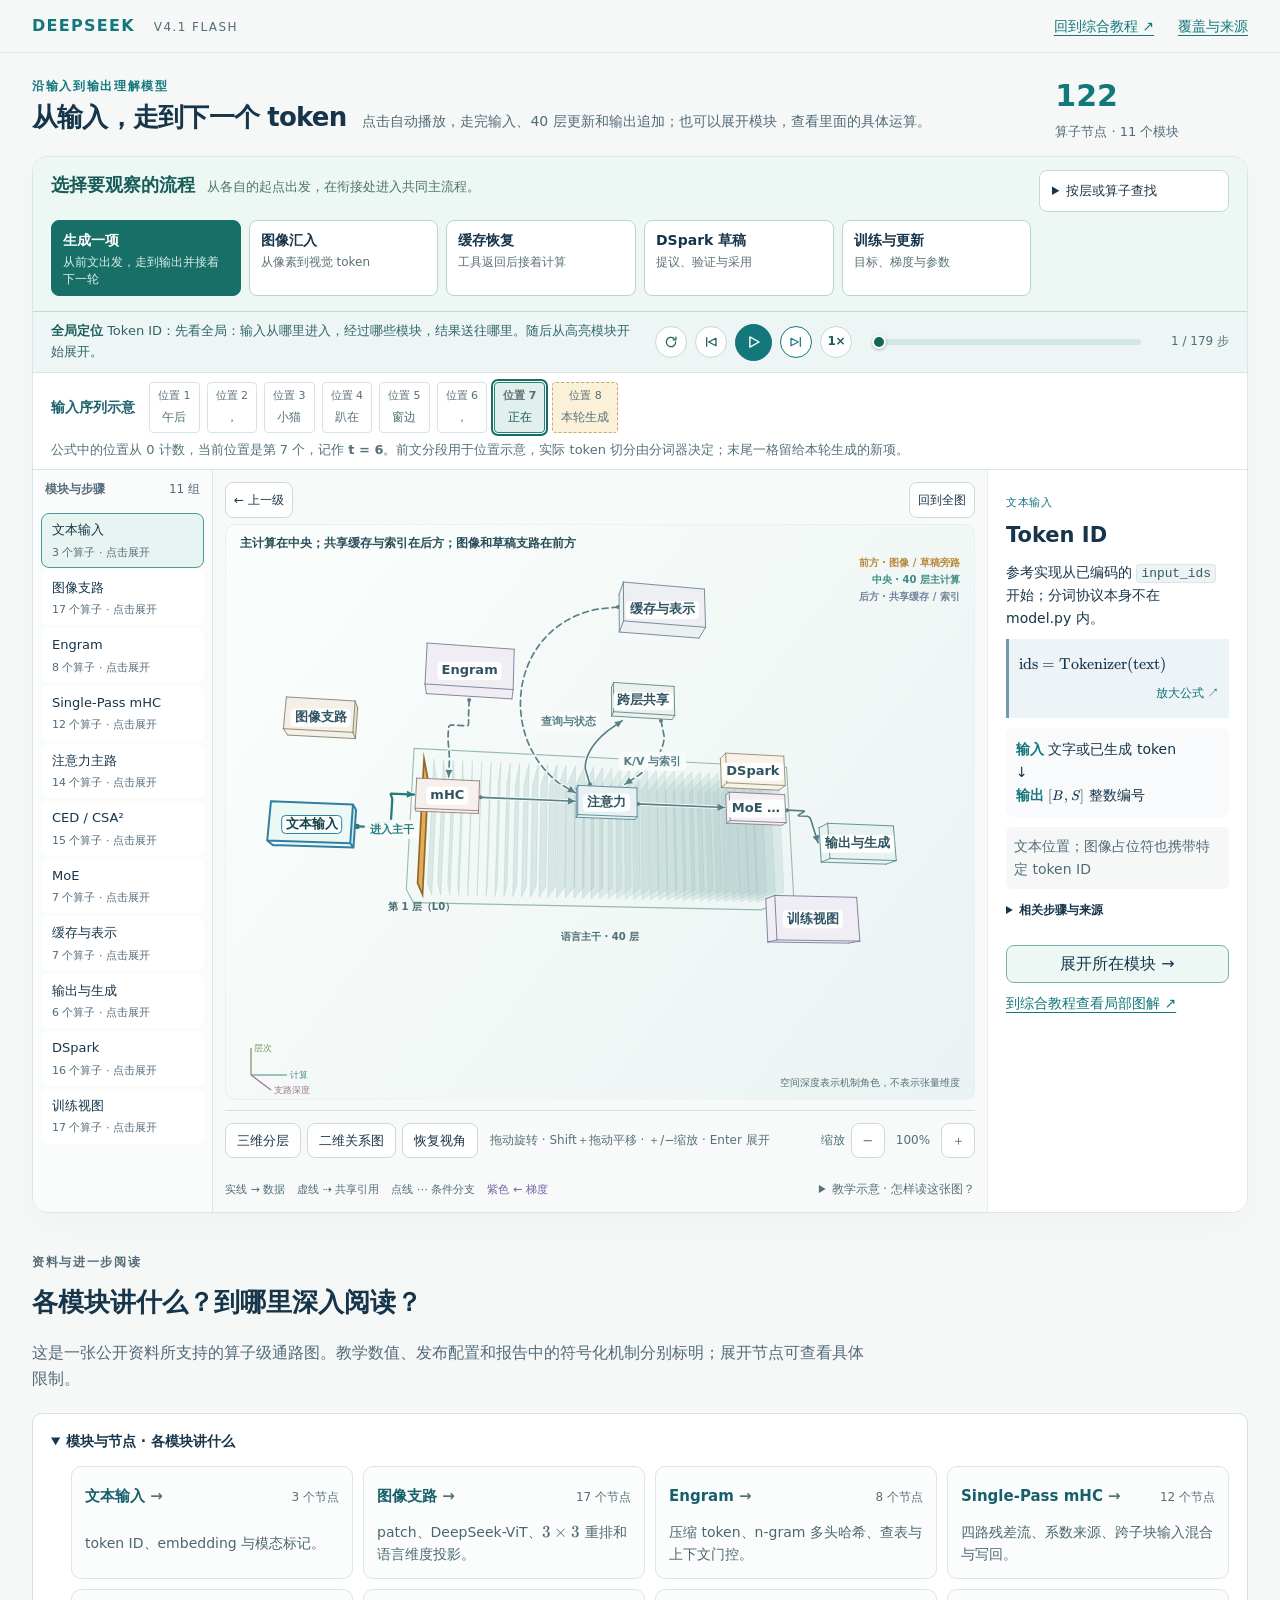
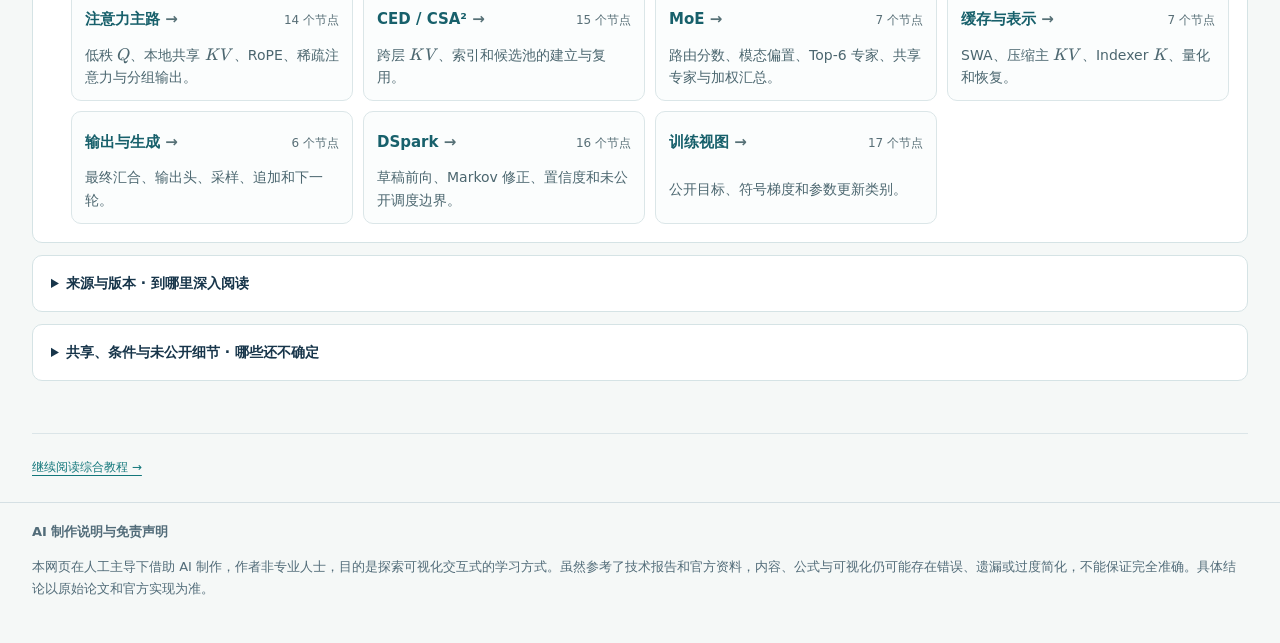
<file: ai-explain/deepseek-v4.1-flash/math-pathways.html>
<!DOCTYPE html>
<html lang="zh-CN"><head><meta charset="UTF-8"><meta name="viewport" content="width=device-width, initial-scale=1"><meta name="description" content="沿文字或图像输入探索 DeepSeek V4.1 Flash 的计算通路：展开算子、核对形状与来源，追踪跨层共享、缓存恢复和生成循环。"><title>DeepSeek V4.1 Flash · 数学通路与三维分层</title><link rel="stylesheet" href="assets/styles/math-pathways-01-before-52e80cc94c27.css"><link rel="stylesheet" href="assets/styles/shared-core-43cf2479a36a.css"></head>
<body class="mp-page">
<a class="mp-skip" href="#mp-controls">跳到计算图控件</a>
<header class="mp-header"><a class="mp-brand" href="guide.html">DEEPSEEK <span>V4.1 FLASH</span></a><nav><a id="mp-tutorial-link" href="guide.html">回到综合教程 ↗</a><a href="#mp-coverage">覆盖与来源</a></nav></header>
<main>
<div class="mp-heading"><div><p class="mp-eyebrow">沿输入到输出理解模型</p><h1>从输入，走到下一个 token</h1><p>点击自动播放，走完输入、40 层更新和输出追加；也可以展开模块，查看里面的具体运算。</p></div><div class="mp-count" id="mp-count"></div></div>
<section class="mp-workbench" aria-label="模型计算流程">
<div class="mp-toolbar" id="mp-controls">

<label>运行情景<select id="mp-scenario"><option value="text">文字 · 首次读入</option><option value="image">图像 · 汇入主干</option><option value="decode">继续生成</option><option value="recovery">工具返回 · 缓存恢复</option><option value="dspark">DSpark 草稿支路</option><option value="training">训练 · 信号与梯度</option></select></label>
<details class="mp-advanced" id="mp-advanced"><summary>按层或算子查找</summary><div class="mp-advanced-fields"><label>主干层<select id="mp-layer"></select></label>
<label class="mp-search-label">搜索算子<input id="mp-search" type="search" placeholder="例如 图片、RoPE、门控"></label>
<label>对象<select id="mp-filter"><option value="all">全部对象</option><option value="cache">缓存 / 索引</option><option value="weight">权重 / 参数</option><option value="activation">激活 / 向量</option><option value="training">训练信号</option></select></label></div></details>
</div>
<div class="mp-context" id="mp-context" aria-live="polite"></div>
<div class="mp-position-reference" id="mp-position-reference"></div>
<div class="mp-layout">
<aside class="mp-tree"><div class="mp-tree-head"><strong>模块与步骤</strong><span id="mp-result-count"></span></div><div id="mp-tree" role="group" aria-label="模块与步骤按钮"></div></aside>
<div class="mp-center"><div class="mp-view-controls"><div role="group" aria-label="计算图表示方式"><button type="button" data-mp-layout="space" aria-pressed="true">三维分层</button><button type="button" data-mp-layout="diagram" aria-pressed="false">二维关系图</button><button type="button" id="mp-camera-reset">恢复视角</button></div><span id="mp-view-help"></span></div><div class="mp-breadcrumb"><button id="mp-up" type="button">← 上一级</button><span id="mp-breadcrumb"></span><button id="mp-home" type="button">回到全图</button><button id="mp-space" type="button" hidden>查看三维向量 ↗</button></div><p class="mp-pan-hint">左右滑动查看完整流程；选中的步骤会自动居中。</p><div class="mp-viewport"><canvas id="mp-canvas" tabindex="0" aria-label="计算依赖图，方向键选择节点，Enter 展开，Esc 返回。使用左侧清单也可操作。"></canvas><span class="mp-axis-note">箭头表示依赖方向；模块里可以继续展开具体算子。</span></div><div class="mp-playbar"><div class="mp-transport" role="group" aria-label="播放控制"><button id="mp-replay" type="button" class="mp-round" aria-label="重播" data-mp-hint="重播"><svg viewBox="0 0 24 24" fill="none" stroke="currentColor" stroke-width="1.9" stroke-linecap="round" stroke-linejoin="round" aria-hidden="true" focusable="false" data-mp-icon="replay"><path d="M19 12a7 7 0 1 1-2.6-5.4"/><path d="M19.4 4.6v4.2h-4.2"/></svg></button><button id="mp-prev" type="button" class="mp-round" aria-label="上一步" data-mp-hint="上一步"><svg viewBox="0 0 24 24" fill="none" stroke="currentColor" stroke-width="1.9" stroke-linecap="round" stroke-linejoin="round" aria-hidden="true" focusable="false" data-mp-icon="prev"><path d="M5.5 5.5v13"/><path d="M19.5 6.4 8.5 12l11 5.6V6.4Z"/></svg></button><button id="mp-play" type="button" class="mp-round mp-round-primary" aria-label="自动播放全流程" data-mp-hint="自动播放全流程" data-mp-playing="0"><svg viewBox="0 0 24 24" fill="none" stroke="currentColor" stroke-width="1.9" stroke-linecap="round" stroke-linejoin="round" aria-hidden="true" focusable="false" data-mp-icon="play"><path d="M6.5 5.2 18.8 12 6.5 18.8V5.2Z"/></svg><svg viewBox="0 0 24 24" fill="none" stroke="currentColor" stroke-width="1.9" stroke-linecap="round" stroke-linejoin="round" aria-hidden="true" focusable="false" data-mp-icon="pause"><path d="M8.4 5.4v13.2"/><path d="M15.6 5.4v13.2"/></svg></button><button id="mp-next" type="button" class="mp-round" aria-label="下一步，按住可快进" data-mp-hint="下一步 · 按住快进"><svg viewBox="0 0 24 24" fill="none" stroke="currentColor" stroke-width="1.9" stroke-linecap="round" stroke-linejoin="round" aria-hidden="true" focusable="false" data-mp-icon="next"><path d="M18.5 5.5v13"/><path d="M4.5 6.4 15.5 12l-11 5.6V6.4Z"/></svg></button></div><button type="button" id="mp-speed-cycle" class="mp-round mp-round-text" aria-label="播放速度 1×，点击切换" data-mp-hint="播放速度 · 点击切换">1×</button><select id="mp-speed" class="mp-speed-value" aria-label="自动播放节奏" tabindex="-1" aria-hidden="true"><option value="0.0929">7×</option><option value="0.2167">3×</option><option value="0.65" selected>1×</option></select><span id="mp-progress" aria-live="polite"></span></div><details class="mp-reading-note"><summary>教学示意 · 怎样读这张图？</summary><p>圆点标出连线起点，箭头指向接收方。连线表示计算依赖，层号标出计算位置和共享来源；输入条帮助对照序列位置。公式中的算例用于解释运算，数值不是真实模型的激活记录。</p><p>形状里，B 是批次中的序列数，S 是序列长度，N 是图像 patch 数，d 表示当前向量的分量数；[B,S,5120] 表示每个序列位置有一条 5,120 维向量。</p><p>编号里，主干层记作 L0–L39，位置 t 从 0 开始，教程写“第 1 个位置”时对应 t=0；头、路、专家各自编号，都不等于向量维度。</p></details><p class="mp-legend"><span>实线 → 数据</span><span>虚线 ⇢ 共享引用</span><span>点线 ⋯ 条件分支</span><span>紫色 ← 梯度</span></p></div>
<aside id="mp-detail" class="mp-detail" aria-live="polite"></aside>
</div>
</section>
<section id="mp-coverage" class="mp-coverage"><div><p class="mp-eyebrow">资料与进一步阅读</p><h2>各模块讲什么？到哪里深入阅读？</h2><p>这是一张公开资料所支持的算子级通路图。教学数值、发布配置和报告中的符号化机制分别标明；展开节点可查看具体限制。</p></div><div id="mp-coverage-body"></div></section>
<footer class="mp-footer"><a href="guide.html">继续阅读综合教程 →</a></footer>
</main><dialog id="mp-spatial-dialog" class="mp-spatial-dialog" aria-labelledby="mp-spatial-title"><header><h2 id="mp-spatial-title">空间实验</h2><button id="mp-spatial-close" type="button">返回计算图 ×</button></header><p id="mp-spatial-note"></p><section data-spatial-slot="attention" hidden><section id="attention-3d" class="a3d story-section" aria-labelledby="a3d-title">
  <p class="a3d-kicker">空间实验 · 单头注意力</p>
  <h3 id="a3d-title">改变查询 Q，看哪一个位置得到更多注意力</h3>
  <p class="a3d-intro">图中最粗的一支箭头是位置 3 的查询 <b>q</b>，另外三支是位置 1–3 的键 <b>k₁、k₂、k₃</b>；每支箭头的颜色见图下图例。先让 q 朝向一支 k，再看右侧哪条权重变大。</p>
  <div class="a3d-modebar">
    <div class="a3d-tabs" role="tablist" aria-label="三维注意力的两个计算空间">
      <button id="a3d-tab-match" type="button" role="tab" aria-controls="a3d-panel" aria-selected="true" data-a3d-mode="match">① Q / K 决定读多少</button>
      <button id="a3d-tab-sum" type="button" role="tab" aria-controls="a3d-panel" aria-selected="false" tabindex="-1" data-a3d-mode="sum">② V 提供读取内容</button>
    </div>
    <span class="a3d-flow">同一组权重连接两个空间</span>
    <div class="a3d-sum-controls" data-a3d-sum-controls hidden><button type="button" class="primary" data-a3d-play>播放向量相加</button><button type="button" data-a3d-step>下一步</button><button type="button" data-a3d-replay>重置相加</button></div>
  </div>
  <div id="a3d-panel" role="tabpanel" aria-labelledby="a3d-tab-match">
    <section class="a3d-query-editor" data-a3d-query-controls aria-labelledby="a3d-query-editor-title">
      <div class="a3d-query-editor-head">
        <div><b id="a3d-query-editor-title">改变蓝色查询 Q</b><span>下面三项只改 q 的方向或长度</span></div>
        <div class="a3d-presets" role="group" aria-label="让查询 Q 精确朝向某个键向量"><span>方向预设</span><button type="button" data-a3d-preset="0">朝向 K₁</button><button type="button" data-a3d-preset="1">让 Q 朝向 K₂</button><button type="button" data-a3d-preset="2">朝向 K₃</button></div>
      </div>
      <div class="a3d-controls">
        <label for="a3d-azimuth">查询 Q 的水平方向 <output data-a3d-azimuth-value>25°</output><input id="a3d-azimuth" data-a3d-input="azimuth" type="range" min="-180" max="180" step="0.1" value="25" aria-describedby="a3d-query-observation"></label>
        <label for="a3d-elevation">查询 Q 的上下方向 <output data-a3d-elevation-value>20°</output><input id="a3d-elevation" data-a3d-input="elevation" type="range" min="-70" max="70" step="0.1" value="20" aria-describedby="a3d-query-observation"></label>
        <label for="a3d-length">查询 Q 的长度 |q| <output data-a3d-length-value>1.80</output><input id="a3d-length" data-a3d-input="length" type="range" min="0" max="3" step="0.05" value="1.8" aria-describedby="a3d-query-observation"></label>
      </div>
      <div class="a3d-observation" id="a3d-query-observation" role="status" aria-live="polite"><span>观察哪条权重变大</span><b data-a3d-insight>选择一个方向预设，比较右侧三条权重。</b></div>
    </section>
    <div class="a3d-workspace">
      <div class="a3d-scene">
        <div class="a3d-scene-heading"><div><strong data-a3d-space>匹配空间 · q 与 k</strong><span>观察视角 · 不改变 Q/K/V 数值</span></div><button type="button" data-a3d-camera-reset>恢复观察视角</button></div>
        <canvas data-a3d-canvas tabindex="0" role="img" aria-label="可旋转的三维向量图。拖动或按方向键只旋转观察视角，Home 键恢复视角。向量分量见相邻数值表。">向量坐标、匹配分数、权重和输出均列在旁边的数值区。</canvas>
        <div class="a3d-scene-bottom"><span data-a3d-camera-status>拖动画布 / 方向键：只改变观察视角</span><span class="a3d-legend" data-a3d-scene-legend></span><span data-a3d-progress role="status" aria-live="polite" hidden></span></div>
      </div>
      <div class="a3d-readout">
        <p class="a3d-formula" data-a3d-formula>分数 sᵢ = q · kᵢ / √3<br>权重 α = softmax(s)</p>
        <p class="a3d-query"><span>当前完整查询向量 q</span><strong data-a3d-query></strong></p>
        <div class="a3d-table" role="table" aria-label="位置、向量、匹配分数与注意力权重"><div class="a3d-table-head" role="row"><span role="columnheader" data-a3d-vector-heading>键向量 kᵢ</span><span role="columnheader">分数 sᵢ</span><span role="columnheader">权重 α</span></div><div data-a3d-rows></div></div>
        <div class="a3d-output"><span>V 空间的汇总向量 z</span><strong data-a3d-output></strong><small>z = α₁v₁ + α₂v₂ + α₃v₃</small></div>
      </div>
    </div>
    <div class="a3d-bottom-row"><p>每支箭头表示一条完整三维教学向量；旋转画布只帮助观察，不会改动计算。</p><button type="button" data-a3d-reset>重置整个实验</button></div>
  </div>
  <details class="a3d-details"><summary>三维图、数值与公式怎样对应？</summary>
    <p>本实验追踪位置 3 的一次标准注意力计算，位置 1「小猫」、位置 2「正在」、位置 3「睡觉」均可见。它使用固定的三维教学 k、v，并独立调整 q；这些数字用于说明几何与公式，不是模型内部 latent 的前三项。</p>
    <p>一个箭头对应一个完整的三维向量；[a, b, c] 列出这个箭头的三个分量。方向预设根据目标 k 的三个分量计算 q 的方位角和仰角，因此 q 会与该 k 平行；q 的长度仍由“查询 Q 的长度”控制。</p>
    <p>汇总视图中，淡色虚线是原始 v，实线是 αᵢvᵢ。把加权向量首尾相接只改变画在何处，三个分量保持不变；原点到链条终点的深色箭头就是 z。</p>
    <p>标准公式依据：<a href="https://arxiv.org/html/1706.03762v7#S3.SS2" target="_blank" rel="noopener noreferrer">Attention Is All You Need · §3.2</a>。</p>
  </details>
  <aside class="a3d-bridge" aria-labelledby="a3d-bridge-title">
    <p class="a3d-bridge-line" id="a3d-bridge-title"><b>从通用算例到 V4.1：</b>这里完整演示一个头的 Q/K 匹配与 V 汇总。V4.1 的真实路径差在 K/V 的形状上，本章后面的「多个注意力头怎样合成一次输出？」接着看。</p>
  </aside>
</section>
</section><section data-spatial-slot="mhc" hidden><section id="mhc-3d" class="a3d x3d m3d story-section" aria-labelledby="m3d-title">
 <p class="a3d-kicker">空间实验 · mHC 四路连接</p>
 <h3 id="m3d-title">四路状态怎样送进子模块，再带着新结果继续向后？</h3>
 <p class="a3d-intro">同一个 token 同时保留四条完整状态。先把四路组合成一次计算的输入，子模块产生一条新结果；随后四路旧状态彼此混合保留，再分别加入这条新结果。</p>
 <div class="m3d-commandbar">
  <div class="a3d-tabs m3d-stage-tabs" role="tablist" aria-label="选择 mHC 计算阶段">
   <button type="button" role="tab" id="m3d-tab-input" aria-controls="m3d-panel" aria-selected="true" data-m3d-mode="input"><small>阶段 1</small>组合四路输入</button>
   <button type="button" role="tab" id="m3d-tab-module" aria-controls="m3d-panel" aria-selected="false" tabindex="-1" data-m3d-mode="module"><small>阶段 2</small>得到新结果</button>
   <button type="button" role="tab" id="m3d-tab-residual" aria-controls="m3d-panel" aria-selected="false" tabindex="-1" data-m3d-mode="residual"><small>阶段 3</small>混合并保留旧状态</button>
   <button type="button" role="tab" id="m3d-tab-write" aria-controls="m3d-panel" aria-selected="false" tabindex="-1" data-m3d-mode="write"><small>阶段 4</small>加入新结果</button>
  </div>
 </div>
 <div id="m3d-panel" role="tabpanel" aria-labelledby="m3d-tab-input">
  <div class="a3d-workspace">
   <div class="a3d-scene">
    <div class="a3d-scene-heading"><strong data-m3d-scene-title>四个完整向量首尾相加，得到一次计算的输入</strong><div class="m3d-view-controls" role="group" aria-label="三维图缩放与视角"><button type="button" data-m3d-zoom-out aria-label="缩小三维图">−</button><output data-m3d-zoom-value aria-live="polite">100%</output><button type="button" data-m3d-zoom-in aria-label="放大三维图">+</button><button type="button" data-m3d-camera-reset>恢复</button></div></div>
    <canvas data-m3d-canvas tabindex="0" role="img" aria-label="mHC 四路三维向量教学图。拖动或方向键旋转，按加号或减号缩放，Home 恢复视角与缩放。">完整数值见相邻结果与展开明细。</canvas>
    <div class="a3d-scene-bottom"><span>拖动 / 方向键旋转 · ＋/－ 缩放 · Home 恢复</span><span data-m3d-legend>淡色箭头是四路 X；实色首尾链是 A₁X₁ 到 A₄X₄；深色 u 是合成结果</span></div>
   </div>
   <div class="x3d-readout">
    <div class="m3d-readout-head">
     <div class="m3d-stage-heading"><span data-m3d-stage-number>阶段 1 / 4</span><strong data-m3d-stage-question>A 怎样把四路变成一条子模块输入？</strong></div>
     <div class="m3d-route-control"><span>跟随哪一路</span><div class="x3d-route-buttons" aria-label="选择追踪的残差路"><button type="button" data-m3d-route="0" aria-label="跟随路 1" aria-pressed="true"><i aria-hidden="true"></i>1</button><button type="button" data-m3d-route="1" aria-label="跟随路 2" aria-pressed="false"><i aria-hidden="true"></i>2</button><button type="button" data-m3d-route="2" aria-label="跟随路 3" aria-pressed="false"><i aria-hidden="true"></i>3</button><button type="button" data-m3d-route="3" aria-label="跟随路 4" aria-pressed="false"><i aria-hidden="true"></i>4</button></div></div>
    </div>
    <p class="m3d-formula" data-m3d-formula><math xmlns="http://www.w3.org/1998/Math/MathML"><mi>u</mi><mo>=</mo><msub><mi>A</mi><mtext>前一块</mtext></msub><mi>X</mi><mo>=</mo><munderover><mo>∑</mo><mrow><mi>j</mi><mo>=</mo><mn>1</mn></mrow><mn>4</mn></munderover><msub><mi>A</mi><mi>j</mi></msub><msub><mi>X</mi><mi>j</mi></msub></math></p>
    <div class="m3d-mix-control" data-m3d-mix-control hidden><label for="m3d-mix">B 交换四路旧状态的程度 <output data-m3d-mix-value>100%</output><input id="m3d-mix" type="range" min="0" max="1" step="0.05" value="1" data-m3d-mix aria-describedby="m3d-mix-hint"><small id="m3d-mix-hint"><b>0%</b> 只留自己　·　<b>100%</b> 使用完整教学 B</small></label></div>
    <div data-m3d-input-info>
     <p class="m3d-reading-note">用前一个块给出的 A 缩放四条完整向量，再把四项相加。</p>
     <details class="m3d-number-details"><summary>查看四路输入与贡献</summary><table class="x3d-table m3d-check-table"><thead><tr><th>来源</th><th>完整向量 X<sub>j</sub></th><th>A<sub>j</sub></th><th>贡献 A<sub>j</sub>X<sub>j</sub></th></tr></thead><tbody data-m3d-inputs></tbody></table></details>
    </div>
    <div data-m3d-module-info hidden>
     <p class="m3d-reading-note">子模块 F 接收合成后的 u，交回同宽度的新结果 y。</p>
     <details class="m3d-number-details"><summary>查看子模块的输入与输出</summary><div class="m3d-module-pair"><span><small>子模块输入 u</small><b data-m3d-module-input></b></span><i aria-hidden="true">F</i><span><small>新计算结果 y</small><b data-m3d-module-output></b></span></div></details>
    </div>
    <div data-m3d-residual-info hidden>
     <p class="m3d-reading-note">用 B 的当前一行混合四条旧状态，得到这一路保留的 R<sub>i</sub>。</p>
     <details class="m3d-number-details m3d-residual-details"><summary data-m3d-residual-summary>查看路 1 的四项贡献与完整 B</summary><table class="x3d-table m3d-check-table"><thead><tr><th>取自</th><th>B<sub>ij</sub></th><th>完整贡献 B<sub>ij</sub>X<sub>j</sub></th></tr></thead><tbody data-m3d-residual-parts></tbody></table><h4>完整 4 × 4 的 B 矩阵</h4><table class="x3d-table m3d-matrix"><thead><tr><th>B</th><th>取路 1</th><th>取路 2</th><th>取路 3</th><th>取路 4</th><th>行和</th></tr></thead><tbody data-m3d-matrix></tbody><tfoot><tr><th>列和</th><td data-m3d-col="0">1</td><td data-m3d-col="1">1</td><td data-m3d-col="2">1</td><td data-m3d-col="3">1</td><td></td></tr></tfoot></table></details>
    </div>
    <div data-m3d-write-info hidden>
     <p class="m3d-reading-note" data-m3d-write-description>每一路先保留 R<sub>i</sub>，再把同一个 y 按自己的 C<sub>i</sub> 缩放后加入。</p>
     <details class="m3d-number-details"><summary>查看四路完整更新</summary><table class="x3d-table m3d-check-table"><thead><tr><th>接收路</th><th>保留 R<sub>i</sub></th><th>加入 C<sub>i</sub>y</th><th>更新后 X′<sub>i</sub></th></tr></thead><tbody data-m3d-outputs></tbody></table></details>
    </div>
    <div class="a3d-output"><span data-m3d-result-label>合成后的子模块输入 u</span><strong data-m3d-result></strong><small data-m3d-result-detail></small></div>
    <p class="x3d-caption" data-m3d-status role="status" aria-live="polite"></p>
   </div>
  </div>
 </div>
 <details class="a3d-details m3d-details"><summary>展开：教学数值、真实维度与系数约束</summary>
  <p><b>本图是完整三维算例。</b>每个箭头的三个分量都参加缩放与相加；它不是从真实 5,120 维向量截出的前三项。真实模型中 X 的形状是 4 × 5,120，u、y 的形状都是 1 × 5,120，更新后仍是 4 × 5,120。</p>
  <p><b>本图的 X、A、B、C、y 都是固定教学数值。</b>真实模型则把当前 token 的四路 X 拼成 20,480 个数，用训练得到且推理时固定的投影参数，动态算出本次 A、B、C。A = sigmoid(·) + ε<sub>hc</sub>；C = 2 sigmoid(·)；B 先做行 softmax 并加入 ε<sub>hc</sub>，再进行 20 次 Sinkhorn 行列归一化。</p>
  <p>主干第一块还没有“前一个块”，公开实现用 <b>[1, 0, 0, 0]</b> 作为起始 A，只取第一路；从后续块开始，才使用前一个块动态算出的 A。本图的平均 A 用来展示四条贡献向量怎样相加。</p>
  <p>混合程度控件沿 <math xmlns="http://www.w3.org/1998/Math/MathML"><mi>B</mi><mo>(</mo><mi>λ</mi><mo>)</mo><mo>=</mo><mo>(</mo><mn>1</mn><mo>−</mo><mi>λ</mi><mo>)</mo><mi>I</mi><mo>+</mo><mi>λ</mi><msub><mi>B</mi><mtext>教学</mtext></msub></math> 变化。λ = 0 时只保留各路自己；λ = 1 时使用完整教学矩阵。这条路径的行和、列和都保持为 1。A 与 C 不要求和为 1。</p>
  <p>依据：<a href="https://huggingface.co/deepseek-ai/DeepSeek-V4.1-Flash/resolve/main/DeepSeek_V41_Tech_Report.pdf#page=12" target="_blank" rel="noopener">V4.1 报告 §2.4.1</a>；<a href="https://huggingface.co/deepseek-ai/DeepSeek-V4.1-Flash/blob/main/inference/model.py#L907" target="_blank" rel="noopener">公开模型实现 Block.hc_mixes</a>；<a href="https://huggingface.co/deepseek-ai/DeepSeek-V4.1-Flash/blob/main/inference/kernel.py#L406" target="_blank" rel="noopener">公开 hc_split_sinkhorn 内核</a>。<a href="guide.html#single-pass-mhc">回看相邻块怎样传递 A</a>。</p>
 </details>
</section>
</section><section data-spatial-slot="tensor" hidden><section id="tensor-3d" class="a3d x3d t3d story-section" aria-labelledby="t3d-title">
 <p class="a3d-kicker">空间实验 · 图片怎样变成视觉 token</p>
 <h3 id="t3d-title">九个图像小块，合成一条让语言主干读取的表示</h3>
 <p class="a3d-intro">图像进入视觉编码器后，每个图像小块（patch）的位置保存一条 <b>1,024 维特征向量</b>。模型把相邻九个位置合成一组，再用两层学得的变换生成一个 <b>5,120 维视觉 token</b>。下面用一张 <b>84 × 84 像素</b>照片和完整的五维教学数值，逐步看清对象、拼接和来源关系。</p>
 <div class="a3d-modebar"><div class="a3d-tabs" role="tablist" aria-label="图片到视觉 token 的四个观察步骤">
  <button type="button" role="tab" id="t3d-tab-vector" aria-controls="t3d-panel" aria-selected="true" data-t3d-mode="vector">① 一块对应一条向量</button>
  <button type="button" role="tab" id="t3d-tab-slice" aria-controls="t3d-panel" aria-selected="false" tabindex="-1" data-t3d-mode="slice">② 沿分量方向切片</button>
  <button type="button" role="tab" id="t3d-tab-pack" aria-controls="t3d-panel" aria-selected="false" tabindex="-1" data-t3d-mode="pack">③ 九块按分量打包</button>
  <button type="button" role="tab" id="t3d-tab-pipeline" aria-controls="t3d-panel" aria-selected="false" tabindex="-1" data-t3d-mode="pipeline">④ 生成视觉 token</button>
 </div></div>
 <div id="t3d-panel" role="tabpanel" aria-labelledby="t3d-tab-vector">
  <div class="x3d-controls t3d-controls">
   <div class="t3d-location-controls" data-t3d-location-controls>
    <label>图像行<select data-t3d-row aria-label="选择图像小块所在行"></select></label>
    <label>图像列<select data-t3d-col aria-label="选择图像小块所在列"></select></label>
   </div>
   <label data-t3d-channel-control hidden>观察分量 <output data-t3d-channel-value>1 / 5</output><input type="range" min="1" max="5" step="1" value="1" data-t3d-channel aria-label="选择教学向量的分量"></label>
   <div class="t3d-play-controls" data-t3d-pack-controls hidden>
    <button type="button" data-t3d-pack-prev>后退</button><button type="button" class="primary" data-t3d-play>播放拼接</button><button type="button" data-t3d-finish>前进</button><button type="button" data-t3d-reset>重置</button>
   </div>
   <div class="t3d-play-controls" data-t3d-pipeline-controls hidden><span data-t3d-pipeline-progress aria-live="polite">视觉 token 流程 · 0 / 5</span>
    <button type="button" data-t3d-pipeline-prev>上一步</button><button type="button" class="primary" data-t3d-pipeline-next>下一步</button><button type="button" data-t3d-pipeline-reset>重置</button>
   </div>
  </div>
  <div class="a3d-workspace">
   <div class="t3d-image-panel">
    <strong data-t3d-image-title>教学输入 · 84 × 84 像素</strong>
    <div class="t3d-photo"><img data-t3d-photo src="assets/images/image-ec8ff0a6954a5f54.jpg" alt="一只橘白猫的照片，图片上覆盖六行六列的可选网格" width="84" height="84"><div class="t3d-photo-grid" data-t3d-photo-grid role="group" aria-label="图片上的六行六列图像小块"></div></div>
    <div class="t3d-crop-row"><div class="t3d-crop" data-t3d-crop role="img" aria-label="所选图像小块的放大图"></div><p><b data-t3d-photo-position>第 2 行，第 2 列</b><br><span data-t3d-pixel-range>像素行 15–28，列 15–28</span><br><span>一块 = 14 × 14 像素</span></p></div>
    <p class="t3d-image-note" data-t3d-photo-hint>照片实际缩为 84 × 84 像素后显示；每框是一块 14 × 14 像素的 patch。</p>
    <p class="t3d-image-credit">照片：<a href="https://commons.wikimedia.org/wiki/File:Cat03.jpg" target="_blank" rel="noopener">Fir0002/Flagstaffotos</a> · <a href="https://www.gnu.org/licenses/old-licenses/fdl-1.2.html" target="_blank" rel="noopener">GFDL 1.2</a>，已缩放并作局部放大。</p>
   </div>
   <div class="a3d-scene" data-t3d-scene><div class="a3d-scene-heading"><strong data-t3d-scene-title>6 × 6 × 5 · 教学特征张量</strong><button type="button" data-t3d-camera-reset>恢复视角</button></div>
    <canvas data-t3d-canvas tabindex="0" role="img" aria-label="三维图片特征张量。拖动或方向键旋转；点击小格选择其所在向量，也可用上方行列选择器。"></canvas>
    <div class="a3d-scene-bottom"><span>拖动 / 方向键旋转 · 点击小格选择整条向量</span><span>竖直深度确实表示向量的五个特征分量</span></div>
   </div>
   <div class="x3d-readout" data-t3d-readout>
    <div class="t3d-position"><strong data-t3d-position>第 2 行，第 2 列</strong><span>教学向量 · 5 维</span></div>
    <p class="t3d-real-dimension">真实对象：每位置一条 <b>1,024 维向量</b><br>教学对象：每位置一条 <b>5 维向量</b></p>
    <button type="button" class="t3d-dimension-open" data-t3d-dimension-open>展开对照：1,024 维有多长</button>
    <div class="t3d-vector" data-t3d-vector role="group" aria-label="所选位置的完整五分量教学向量"></div>
    <div data-t3d-vector-info><p>五个有顺序的数合在一起，才是这个位置的一条向量。选中位置时，五个分量会一起高亮。</p><button type="button" data-t3d-extract aria-pressed="false">拉出这条向量</button><p class="t3d-count">6 × 6 个位置，各有 5 个分量<br><b>教学张量共 180 个数</b></p></div>
    <div data-t3d-slice-info hidden><p data-t3d-slice-title></p><div class="t3d-slice" data-t3d-slice role="group" aria-label="当前分量的六行六列切片"></div><p>切片中的每格只是一个分量值；沿深度方向收齐五层，才得到一个位置的完整向量。</p></div>
    <div data-t3d-pack-info tabindex="0" aria-label="九条位置向量按分量打包的结果" hidden>
     <p class="t3d-group-purpose"><b>目的：</b>收集同一 3 × 3 区域的九条位置向量，并按模型实际次序打包，接着生成一个视觉 token。</p>
     <p data-t3d-group-title></p><div class="t3d-pack-segments" data-t3d-pack-segments aria-label="九条五维教学向量的来源位置"></div>
     <p class="t3d-pack-rule"><b>打包次序：</b>先收齐九个位置的分量 1，再收齐分量 2，依次得到五段。</p>
     <div class="t3d-packed-strip" data-t3d-strip aria-label="按分量优先次序组成的四十五维教学向量"></div>
     <p class="t3d-pack-total"><span><b>教学结构</b> 9 × 5 = 45 维</span><span><b>真实结构</b> 9 × 1,024 = 9,216 维</span></p>
    </div>
   </div>
   <div class="t3d-pipeline-panel" data-t3d-pipeline-panel tabindex="0" aria-label="从九个图像位置到一个视觉 token 的六阶段流程；左右方向键切换阶段，Home 重置，End 到结果" hidden>
    <div class="t3d-pipeline-heading"><div><strong>九个位置为什么要合并？</strong><p>6 × 6 个位置按不重叠的 3 × 3 区域归组，最终得到 2 × 2 个视觉 token。点击任一输出格，可反向查看它来自照片中的哪九块。</p></div><span data-t3d-source-label>当前：左上区域</span></div>
    <div class="t3d-pipeline-flow" data-t3d-pipeline-flow>
     <div class="t3d-pipeline-node" data-t3d-stage="source"><span>九条编码后特征</span><strong>9 × [1,024]</strong><small>同一 3 × 3 区域</small></div>
     <i class="t3d-flow-arrow" aria-hidden="true"></i>
     <div class="t3d-pipeline-node" data-t3d-stage="packed"><span>按特征分量打包</span><strong>[9,216]</strong><small>1,024 段，每段九个位置</small></div>
     <i class="t3d-flow-arrow" aria-hidden="true"></i>
     <div class="t3d-mlp" aria-label="两层视觉多层感知机">
      <p>用两层学得的变换调整内容和长度，这部分叫<b>视觉 MLP</b></p>
      <div data-t3d-stage="linear1"><span>线性层 1</span><b>9,216 → 5,120</b><small>W₁u + b₁</small></div>
      <div data-t3d-stage="gelu"><span>GELU</span><b>5,120 → 5,120</b><small>逐分量激活</small></div>
      <div data-t3d-stage="linear2"><span>线性层 2</span><b>5,120 → 5,120</b><small>W₂g + b₂</small></div>
      <em>W₁、W₂ 与偏置由训练学得，推理时固定</em>
     </div>
     <i class="t3d-flow-arrow" aria-hidden="true"></i>
     <div class="t3d-token-output" data-t3d-stage="token"><span>供语言主干读取</span><strong>2 × 2 个视觉 token</strong><div class="t3d-token-grid" data-t3d-visual-tokens role="group" aria-label="四个视觉 token；选择一个查看其九块来源"></div><small>每格都是一条 [5,120] 向量</small></div>
    </div>
    <div class="t3d-pipeline-result" data-t3d-pipeline-result role="status" aria-live="polite"><span>当前结果</span><p>先观察选中的九块：它们各自保存一条 1,024 维特征向量。</p></div>
   </div>
  </div>
  <p class="x3d-caption" data-t3d-status role="status" aria-live="polite">选择照片中的一块，再拉出它对应的完整教学向量。</p>
 </div>
 <details class="a3d-details"><summary>真实尺寸、拼接顺序与来源</summary>
  <p>照片先按 14 × 14 像素切成图像小块。每块有 14 × 14 × 3 = 588 个 RGB 颜色数值，经可学习的线性投影进入 1,024 维视觉空间，再由视觉编码器结合整张图的信息更新。这里的五维教学向量是为解释张量结构而设的固定数值，不是从照片算出的特征，也不是实际向量的前五项。</p>
  <p>每个分量段都按从上到下、从左到右的次序收集九个位置：</p><ol class="t3d-order-list" data-t3d-order-list></ol>
  <p>官方 <code>vision.py</code> 先把视觉网格从 <b>[高, 宽, 特征]</b> 调整为 <b>[特征, 高, 宽]</b>，再用 PyTorch <code>unfold</code> 取 3 × 3 区域。因此 9,216 维输入按<b>特征分量优先</b>排列：第 1 个分量的九个空间位置在前，然后是第 2 个分量的九个位置，直到第 1,024 个分量。上面的 5 × 9 教学打包与这个顺序一致。</p>
  <p>Aligner 在边缘不足时先补齐，再执行 <b>Linear(9,216→5,120) → GELU → Linear(5,120→5,120)</b>。输出与语言隐藏维度相同，可作为视觉 token 写入输入序列。真实视觉特征会融合其他位置的信息，因此“来自九块”描述的是重排时直接收集的九个位置，并不把特征的感受范围限制在这 42 × 42 像素内。</p>
  <p>84 × 84 与 6 × 6 是缩小教学输入，不代表模型固定分辨率。尺寸依据：<a href="https://huggingface.co/deepseek-ai/DeepSeek-V4.1-Flash/blob/main/config.json" target="_blank" rel="noopener">官方配置</a>、<a href="https://huggingface.co/deepseek-ai/DeepSeek-V4.1-Flash/blob/main/inference/vision.py#L106" target="_blank" rel="noopener">官方 vision.py · Aligner</a> 与 <a href="https://huggingface.co/deepseek-ai/DeepSeek-V4.1-Flash/resolve/main/DeepSeek_V41_Tech_Report.pdf#page=8" target="_blank" rel="noopener">技术报告 §2.1.1</a>。</p>
 </details>
 <dialog id="t3d-dimension-dialog" class="t3d-dimension-dialog" aria-labelledby="t3d-dimension-title">
  <div class="t3d-dimension-heading"><div><p>同一位置的一条向量</p><h3 id="t3d-dimension-title">从教学的 5 项，到实际的 1,024 项</h3></div><button type="button" data-t3d-dimension-close aria-label="关闭维度长度对照">关闭</button></div>
  <p>维度就是一条向量包含的分量数。下面每格宽度相同：1,024 项的长度是 5 项的 <b>204.8 倍</b>。这里比较的是分量的<b>个数</b>，格子里不放数值——真实模型的这 1,024 个数由输入决定，本页不引用某一次具体运行的结果。</p>
  <div class="t3d-length-example"><strong>教学 · 5 项</strong><div data-t3d-length-toy class="t3d-length-toy" aria-label="五个等宽分量格"></div></div>
  <div class="t3d-length-caption"><strong>实际 · 1,024 项</strong><span>横向滚动，或用下方滑块定位</span></div>
  <div class="t3d-length-scroll" data-t3d-length-scroll tabindex="0" role="region" aria-label="完整1024个等宽分量格，可横向滚动"><div data-t3d-length-real class="t3d-length-real" aria-hidden="true"></div></div>
  <div class="t3d-length-ticks"><span>全长：第 1–1,024 项</span><span data-t3d-length-visible>当前窗口</span></div>
  <p class="t3d-dimension-note">两条横条用同样宽的格子：上面 5 格，下面 1,024 格，横向拖动就能看出后者有多长。五维教学向量是独立算例，数值不对应实际向量的前五项。</p>
 </dialog>
</section>
</section></dialog><footer class="project-credits"><div class="ai-disclaimer"><strong>AI 制作说明与免责声明</strong><p>本网页在人工主导下借助 AI 制作，作者非专业人士，目的是探索可视化交互式的学习方式。虽然参考了技术报告和官方资料，内容、公式与可视化仍可能存在错误、遗漏或过度简化，不能保证完全准确。具体结论以原始论文和官方实现为准。</p></div></footer><script src="assets/scripts/shared-core-b1c979d1aafc.js"></script><script src="assets/scripts/math-pathways-01-after-5df9e88450e7.js"></script></body></html>
</file>
<file: ai-explain/deepseek-v4.1-flash/assets/styles/math-pathways-01-before-52e80cc94c27.css>
:root{--mp-ink:#17354a;--mp-muted:#536b7a;--mp-line:#dbe5e8;--mp-accent:#147c80;--mp-paper:#f5f8f7;--mp-violet:#7662a9}
.mp-page{margin:0;background:var(--mp-paper);color:var(--mp-ink);font:16px/1.65 system-ui,"Microsoft YaHei",sans-serif}
.mp-page *{box-sizing:border-box}
.mp-page button,.mp-page input,.mp-page select{font:inherit;color:inherit}
.mp-page button,.mp-page select,.mp-page input{border:1px solid #cbd9dd;background:#fff;border-radius:8px;min-height:36px;padding:5px 10px}
.mp-page button{cursor:pointer}
.mp-page button:hover{border-color:var(--mp-accent);background:#edf8f6}
.mp-page button:disabled{opacity:.45;cursor:default}
.mp-page :focus-visible{outline:3px solid #de9c31;outline-offset:3px}
.mp-page a{color:#13777b;text-underline-offset:4px}
.mp-header{max-width:1600px;margin:auto;display:flex;justify-content:space-between;align-items:center;padding:22px 32px;border-bottom:1px solid var(--mp-line);gap:20px}
.mp-header nav{display:flex;gap:24px;font-size:14px}
.mp-brand{text-decoration:none;font-weight:800;letter-spacing:.08em}
.mp-brand span{font-size:12px;font-weight:500;letter-spacing:.12em;margin-left:12px;color:var(--mp-muted)}
.mp-page main{max-width:1600px;padding:0 32px;margin:auto}
.mp-heading{display:flex;align-items:center;justify-content:space-between;gap:24px;padding:28px 0 22px}
.mp-eyebrow{font-size:12px;letter-spacing:.14em;text-transform:uppercase;font-weight:750;color:#13777b;margin:0 0 8px}
.mp-heading h1{font-size:clamp(26px,2.7vw,39px);letter-spacing:-.03em;line-height:1.2;margin:0 0 12px}
.mp-heading p:last-child{margin:0;color:var(--mp-muted);max-width:850px}
.mp-count{white-space:nowrap;font-size:13px;color:var(--mp-muted);text-align:right}
.mp-count strong{display:block;color:#13777b;font-size:30px;font-weight:650}
.mp-workbench{background:#fff;border:1px solid var(--mp-line);border-radius:16px;overflow:hidden;box-shadow:0 12px 35px #17354a06}
.mp-toolbar{display:flex;flex-wrap:wrap;gap:12px;padding:16px 18px;background:#fafdfe;border-bottom:1px solid var(--mp-line);align-items:end}
.mp-toolbar label{display:flex;flex-direction:column;gap:3px;font-size:12px;font-weight:650}
.mp-toolbar select,.mp-toolbar input{font-size:14px;max-width:205px}
.mp-toolbar #mp-token{width:84px}
.mp-search-label{flex:1}
.mp-search-label input{width:100%;min-width:110px}
.mp-context{padding:8px 18px;background:#eef6f5;color:#2f656b;font-size:13px;border-bottom:1px solid var(--mp-line);min-height:37px}
.mp-layout{display:grid;grid-template-columns:180px minmax(300px,1fr) 260px;min-height:510px}
.mp-tree{border-right:1px solid var(--mp-line);min-width:0}
.mp-tree-head{display:flex;justify-content:space-between;padding:14px 12px;font-size:12px;color:var(--mp-muted)}
#mp-tree{padding:0 8px 14px;max-height:460px;overflow:auto;scrollbar-width:thin}
.mp-node-button{width:100%;text-align:left;display:block;margin:3px 0;border-color:transparent!important;font-size:13px!important;line-height:1.4}
.mp-node-button span{display:block;font-size:11px;color:var(--mp-muted);margin-top:3px}
.mp-node-button[aria-current="true"]{background:#e8f4f1!important;border-color:#4b9c93!important}
.mp-node-button.mp-onpath{box-shadow:inset 3px 0 #b1cfd0}
.mp-center{min-width:0;padding:12px}
.mp-breadcrumb{display:flex;gap:8px;align-items:center;font-size:12px;min-height:36px}
.mp-breadcrumb span{flex:1;color:var(--mp-muted)}
.mp-breadcrumb button{font-size:12px;padding:4px 8px}
.mp-viewport{position:relative;margin:8px 0;background:linear-gradient(160deg,#f7fbfb,#eef3f4);border:1px solid #e5ecee;border-radius:10px;height:350px;overflow:hidden}
#mp-canvas{width:100%;height:100%;display:block;touch-action:pan-y;cursor:grab}
.mp-axis-note{position:absolute;bottom:8px;left:12px;right:12px;font-size:11px;color:#576f7a;pointer-events:none}
.mp-playbar{display:flex;align-items:center;gap:6px;flex-wrap:wrap}
.mp-playbar button{font-size:13px;padding:4px 9px}
.mp-playbar span{font-size:12px;color:var(--mp-muted);margin-left:auto}
.mp-legend{display:flex;flex-wrap:wrap;gap:12px;font-size:11px;color:var(--mp-muted);margin:12px 0 0}
.mp-legend span:last-child{color:#7460a6}
.mp-detail{min-width:0;border-left:1px solid var(--mp-line);padding:18px;max-height:526px;overflow:auto;scrollbar-width:thin}
.mp-detail h2{font-size:21px;line-height:1.35;margin:6px 0 12px}
.mp-detail p{font-size:14px;line-height:1.65;margin:9px 0}
.mp-detail .mp-status{font-size:11px;letter-spacing:.06em;color:#13777b}
.mp-formula{padding:12px;background:#edf4f7;border-left:3px solid #7099ad;font:15px/1.7 Cambria,"Microsoft YaHei",serif;overflow-wrap:anywhere}
.mp-shapes{font-size:12px;background:#f8fafb;border-radius:8px;padding:10px;margin:10px 0;overflow-wrap:anywhere}
.mp-shapes b{color:#13777b}
.mp-detail details{font-size:12px;margin:12px 0}
.mp-detail summary{cursor:pointer;font-weight:650}
.mp-detail ul{padding-left:17px}
.mp-detail li{margin:5px 0}
.mp-detail .mp-link-button{font-size:12px;margin:3px 4px 3px 0}
.mp-detail .mp-enter{width:100%;border-color:#7aaea8;background:#edf8f5;margin-top:12px}
.mp-coverage{padding:55px 0;display:grid;grid-template-columns:1fr 1.5fr;gap:40px}
.mp-coverage h2{font-size:26px;margin:8px 0}
.mp-coverage p{color:var(--mp-muted);max-width:520px}
.mp-coverage details{border-bottom:1px solid var(--mp-line);padding:12px 0;font-size:14px}
.mp-coverage summary{cursor:pointer;font-weight:650}
.mp-coverage table{border-collapse:collapse;width:100%;font-size:13px}
.mp-coverage td,.mp-coverage th{padding:9px;border-bottom:1px solid var(--mp-line);text-align:left;vertical-align:top}
.mp-coverage ul{padding-left:20px}
.mp-footer{border-top:1px solid var(--mp-line);padding:24px 0;font-size:12px;color:var(--mp-muted);display:flex;justify-content:space-between;gap:16px}
.mp-skip{position:fixed;top:-100px;left:20px;z-index:20;background:white;padding:10px}
.mp-skip:focus{top:10px}
.mp-empty{padding:16px;color:var(--mp-muted);font-size:13px}
.mp-scope{display:flex;gap:6px;flex-wrap:wrap;margin:12px 0}
.mp-scope label{font-size:12px}
.mp-scope select{font-size:12px;width:80px}
.mp-route-note{font-size:12px;color:var(--mp-muted);padding:8px;background:#f5f8f7;border-radius:6px}
@media(min-width:1500px){.mp-layout{grid-template-columns:230px minmax(400px,1fr) 340px}.mp-viewport{height:390px}.mp-detail{max-height:566px}#mp-tree{max-height:500px}}
@media(max-width:1100px){.mp-page main{padding:0 18px}.mp-layout{grid-template-columns:165px minmax(280px,1fr) 245px}.mp-detail{padding:14px}.mp-header{padding:18px}.mp-node-button{font-size:12px!important}.mp-toolbar{gap:8px}.mp-toolbar select{max-width:175px}}
@media(max-width:820px){.mp-layout{grid-template-columns:165px minmax(0,1fr)}.mp-detail{grid-column:1/-1;border-left:0;border-top:1px solid var(--mp-line);max-height:none;display:block}.mp-detail .mp-formula,.mp-detail .mp-shapes{max-width:700px}.mp-heading{align-items:start}.mp-count{display:none}.mp-coverage{grid-template-columns:1fr;gap:16px}.mp-header nav{gap:12px}.mp-brand span{display:none}}
@media(max-width:500px){.mp-page main{padding:0 10px}.mp-header{padding:14px 10px}.mp-header nav{font-size:12px}.mp-heading{padding:24px 4px 20px}.mp-heading p:last-child{font-size:14px}.mp-toolbar{padding:12px;gap:8px}.mp-toolbar label{max-width:100%;flex:1 1 40%}.mp-toolbar select,.mp-toolbar input{width:100%;max-width:100%;font-size:12px}.mp-toolbar #mp-token{width:100%}.mp-layout{display:flex;flex-direction:column}.mp-tree{border-right:0;border-bottom:1px solid var(--mp-line);order:1}.mp-tree-head{padding:8px 12px}#mp-tree{display:flex;gap:5px;max-height:120px;padding:0 8px 8px;overflow:auto}.mp-node-button{min-width:145px;max-width:180px;margin:0}.mp-center{order:0;padding:8px}.mp-detail{order:2}.mp-viewport{height:300px}.mp-axis-note{font-size:11px}.mp-breadcrumb{font-size:11px}.mp-playbar button{font-size:12px;padding:3px 6px}.mp-legend{gap:6px;font-size:11px}.mp-context{font-size:12px;padding:8px 12px}.mp-coverage{padding:32px 5px}.mp-footer{flex-direction:column}.mp-coverage h2{font-size:23px}}
@media(prefers-reduced-motion:reduce){.mp-page *{scroll-behavior:auto!important;transition:none!important}}
@media(min-width:821px) and (max-width:1300px){.mp-header{padding-top:14px;padding-bottom:14px}.mp-heading{padding-top:18px;padding-bottom:16px}.mp-heading h1{font-size:29px}.mp-heading p:last-child{font-size:14px}.mp-toolbar{padding-top:12px;padding-bottom:12px}.mp-viewport{height:305px}.mp-layout{min-height:465px}.mp-detail{max-height:465px}#mp-tree{max-height:415px}}
.mp-advanced{margin-left:auto;align-self:stretch;min-width:215px;font-size:13px}
.mp-advanced summary{cursor:pointer;padding:9px 12px;border:1px solid #c5d8db;border-radius:8px;background:white;margin-top:18px}
.mp-advanced[open]{flex-basis:100%}
.mp-advanced[open] summary{margin-top:0;width:fit-content}
.mp-advanced-fields{display:flex;flex-wrap:wrap;gap:12px;padding-top:12px}
.mp-trace-note{margin:0;padding:7px 18px;font-size:12px;line-height:1.5;color:#45626e;background:#fafcfc;border-bottom:1px solid #e4ecee}
.mp-axis-note{font-size:12px;color:#3d5965}
.mp-tree{background:#fafcfc}
.mp-detail{background:#fff;border-left-color:#e7eded}
.mp-center{background:#f7faf9}
.mp-viewport{border-color:transparent;background:linear-gradient(160deg,#fcfefe,#edf4f4)}
#mp-next{background:#13777b;color:#fff;border-color:#13777b}
.mp-current-mobile{display:none}
.mp-page :focus-visible{outline-color:#866007}
.mp-page canvas:focus-visible{outline-offset:-4px}
@media(max-width:820px){.mp-advanced{min-width:170px;margin-left:0}.mp-advanced[open]{flex-basis:100%}}
@media(max-width:500px){.mp-heading{padding:17px 4px 14px}.mp-heading h1{font-size:25px}.mp-heading p:last-child{font-size:13px;line-height:1.6}.mp-toolbar{gap:6px;padding:10px}.mp-advanced{flex-basis:100%;min-width:0}.mp-advanced summary{margin-top:0;padding:6px 9px;width:100%;font-size:12px}.mp-advanced-fields{display:grid;grid-template-columns:1fr 1fr;gap:8px}.mp-trace-note{font-size:11px;padding:6px 12px}.mp-context{font-size:11px;line-height:1.5;max-height:48px;overflow:auto}.mp-viewport{height:225px}.mp-current-mobile{display:block;background:#fff;border-left:3px solid #147c80;padding:8px 11px;margin:8px 0;font-size:13px;line-height:1.5}.mp-current-mobile b{display:block;font-size:15px;margin-bottom:3px}.mp-current-mobile a{font-size:12px}.mp-current-mobile p{margin:3px 0}.mp-tree{order:2}.mp-detail{order:1}.mp-axis-note{font-size:11px}.mp-tree-head{padding-bottom:4px}#mp-tree{max-height:100px}.mp-legend{font-size:11px}}
.mp-viewport{height:405px;background:#f7fbfa}
#mp-canvas{cursor:default;touch-action:pan-x pan-y}
.mp-breadcrumb{flex-wrap:wrap}
.mp-breadcrumb [hidden]{display:none}
.mp-speed{font-size:12px;margin-left:auto;white-space:nowrap}
.mp-speed select{font-size:12px;min-height:32px;padding:3px 6px}
.mp-playbar #mp-play{background:#13777b;color:#fff;border-color:#13777b;font-weight:650}
.mp-playbar #mp-next{background:#fff;color:#147c80}
.mp-transition-canvas{position:absolute;inset:0;width:100%;height:100%;pointer-events:none;z-index:3}
.mp-transition-outline{position:absolute;border:2px solid #509c92;border-radius:10px;background:#e8f4ef55;pointer-events:none;z-index:4;box-sizing:border-box}
.mp-spatial-dialog{width:min(1260px,96vw);max-height:94vh;padding:22px;border:1px solid #bdd6d6;border-radius:14px;background:#f9fcfb;color:#234554;overflow:auto}
.mp-spatial-dialog::backdrop{background:#153b4966}
.mp-spatial-dialog>header{display:flex;justify-content:space-between;gap:20px;align-items:center}
.mp-spatial-dialog>header h2{font-size:23px;margin:0}
.mp-spatial-dialog>p{font-size:14px;line-height:1.7;color:#526f7a}
.mp-spatial-dialog [data-spatial-slot][hidden]{display:none!important}
.mp-spatial-dialog .x3d-lab{margin-top:12px}
.mp-spatial-dialog [data-spatial-slot]{min-width:0}
.mp-spatial-dialog .x3d-figure{background:white}
@media(min-width:821px) and (max-width:1300px){.mp-viewport{height:350px}.mp-detail{max-height:515px}.mp-layout{min-height:515px}}
@media(max-width:600px){.mp-viewport{height:340px;overflow-x:auto;overflow-y:hidden}#mp-canvas{width:640px;min-width:640px;height:340px}.mp-axis-note{display:none}.mp-breadcrumb span{flex-basis:45%}.mp-speed{margin-left:0}.mp-playbar span{flex-basis:100%;margin-left:0}.mp-spatial-dialog{padding:12px}.mp-spatial-dialog>header{align-items:start;gap:8px}.mp-spatial-dialog>header h2{font-size:19px}.mp-spatial-dialog>header button{font-size:12px;white-space:nowrap}.mp-center::after{content:'可左右浏览流程；选中的步骤会居中显示。';font-size:11px;color:#526f7a;display:block;margin-top:8px}}
.mp-pan-hint{display:none}
@media(max-width:600px){.mp-pan-hint{display:block;margin:3px 0 8px;padding:7px 10px;border-left:3px solid #5a9992;background:#eef7f4;color:#325f68;font-size:12px;line-height:1.5}.mp-center::after{display:none}}
.mp-position-reference{display:flex;align-items:center;gap:12px;flex-wrap:wrap;padding:10px 18px;border-bottom:1px solid #d8e5e7;background:#fff;font-size:13px;color:#53727a}
.mp-position-reference strong{font-size:14px;color:#1f626b}
.mp-position-cells{display:flex;gap:4px}
.mp-position-cells>span{min-width:24px;padding:1px 6px;border:1px solid #d7e3e6;border-radius:4px;text-align:center}
.mp-position-cells>.is-current{background:#e1f0ec;border-color:#25867b;color:#175e58;font-weight:700}
.mp-view-controls{display:flex;align-items:center;gap:12px;flex-wrap:wrap;margin-bottom:9px}
.mp-view-controls>div{display:flex;gap:6px;flex-wrap:wrap}
.mp-view-controls button{font-size:13px;min-height:35px;padding:5px 11px}
.mp-view-controls>span{font-size:12px;color:#576f78}
.mp-playback-explanation{font-size:14px;line-height:1.6;padding:10px 13px;margin:10px 0 0;border-left:3px solid #29867b;background:#eef7f3}
.mp-playback-explanation:empty{display:none}
@media(max-width:650px){.mp-position-reference{padding:10px 12px;gap:7px}.mp-position-reference>span:last-child{flex-basis:100%}.mp-position-cells>span{min-width:22px}.mp-view-controls>span{flex-basis:100%}}
@media(min-width:821px){.mp-workbench .mp-viewport{height:clamp(510px,64vh,740px)}.mp-workbench .mp-layout{min-height:700px}.mp-workbench .mp-detail{max-height:900px}.mp-workbench #mp-tree{max-height:780px}}
.mp-playbar{margin:7px 0 12px}
.mp-playback-explanation{margin-bottom:10px}
.mp-position-cells>span{display:grid;gap:1px;min-width:30px;padding:2px 7px}
.mp-position-cells small{font-size:11px;color:#596f76}
.mp-position-cells b{font-size:12px;font-weight:500}
.mp-spatial-viewport>.mp-axis-note{display:none}
@media(max-width:400px){.mp-position-cells{gap:3px}.mp-position-cells>span{min-width:25px;padding:2px 5px}}
.mp-playbar{display:grid;grid-template-columns:auto 8.5rem auto auto auto minmax(96px,auto) minmax(0,1fr);align-items:center;gap:6px;flex-wrap:unset}
.mp-playbar button{white-space:nowrap}
.mp-playbar #mp-play{width:8.5rem}
.mp-playbar .mp-speed{margin-left:0}
.mp-playbar #mp-progress{margin-left:0;min-width:0;text-align:right;white-space:nowrap}
.mp-dynamic-context{display:grid;gap:8px}
.mp-dynamic-context:empty{display:none}
@media(max-width:600px){.mp-breadcrumb{min-height:80px;align-content:flex-start}.mp-playbar{grid-template-columns:minmax(0,1fr) minmax(0,1.8fr) minmax(0,1.35fr)}.mp-playbar button{width:100%;font-size:12px;padding:3px 5px}.mp-playbar #mp-prev{grid-column:1;grid-row:1}.mp-playbar #mp-play{grid-column:2;grid-row:1;width:100%}.mp-playbar #mp-boost{grid-column:3;grid-row:1}.mp-playbar #mp-next{grid-column:1;grid-row:2}.mp-playbar #mp-replay{grid-column:2;grid-row:2}.mp-playbar .mp-speed{grid-column:3;grid-row:2;font-size:11px}.mp-playbar #mp-progress{grid-column:1/-1;grid-row:3;text-align:left}}
.mp-edge-key{display:flex;flex-wrap:wrap;gap:12px 28px;padding:4px 0 12px}
.mp-edge-key span{display:flex;gap:10px;color:#526e7b;font-size:14px}
.mp-edge-key b{color:#244a5a}
.mp-evidence-intro{max-width:60ch;line-height:1.7}
.mp-evidence-browser{display:grid;grid-template-columns:minmax(0,1.15fr) minmax(0,1fr);gap:30px;align-items:start;margin:18px 0 4px}
.mp-evidence-picker{display:grid;grid-template-columns:repeat(2,minmax(0,1fr));gap:14px 26px;align-content:start}
.mp-evidence-picker-label{grid-column:1/-1;margin:0;font-size:14px;font-weight:600;color:#365766}
.mp-evidence-picker>[role="group"]{display:grid;align-content:start;gap:3px}
.mp-evidence-picker b{margin-bottom:3px;color:#566f7b;font-size:11px;font-weight:700;letter-spacing:.07em}
.mp-evidence-picker button{justify-content:flex-start;min-height:34px;padding:6px 12px;border:1px solid transparent;border-radius:7px;background:transparent;color:#244653;font-size:13.5px;font-weight:550;line-height:1.5;text-align:left}
.mp-evidence-picker button:hover{border-color:#cfe0e2;background:#f3f8f8}
.mp-evidence-picker button[aria-pressed="true"]{border-color:#6b9892;background:#eef6f4;color:#14453e;font-weight:700}
.mp-evidence-picker small{grid-column:1/-1;font-size:13px;line-height:1.7;color:#566f7b}
#mp-evidence-detail{border-left:3px solid #6b9892;padding:0 0 0 22px;min-height:180px}
#mp-evidence-detail{align-self:stretch}
#mp-evidence-detail h3{font-size:18px;line-height:1.6;margin:0 0 12px}
#mp-evidence-detail p{max-width:54ch;font-size:16px;line-height:1.85;margin:0 0 16px}
#mp-evidence-detail button{font-size:14px}
@media(max-width:650px){.mp-evidence-browser{grid-template-columns:1fr;gap:20px}.mp-evidence-picker{grid-template-columns:1fr}#mp-evidence-detail{min-height:0;padding-left:14px}.mp-edge-key{display:grid;grid-template-columns:1fr;gap:8px}.mp-edge-key span{gap:16px;font-size:14px}}
.mp-viewport.mp-spatial-viewport {
  background:
    radial-gradient(circle at 52% 45%, rgba(255,255,255,.96), rgba(238,246,244,.83) 58%, rgba(226,238,239,.92)),
    linear-gradient(160deg,#f8fcfb,#eaf2f3);
  isolation:isolate;
}
#mp-canvas.mp-spatial-canvas {
  cursor:default;
}
.mp-spatial-transition-periphery,
.mp-spatial-transition-focus {
  position:absolute;
  pointer-events:none;
  z-index:5;
  object-fit:fill;
}
.mp-spatial-transition-periphery {
  inset:0;
  width:100%;
  height:100%;
}
.mp-spatial-transition-focus {
  border:2px solid #3f9189;
  border-radius:9px;
  box-shadow:0 14px 35px rgba(24,67,74,.18);
  transform-origin:center;
}
.mp-spatial-transition-label {
  position:absolute;
  z-index:6;
  max-width:260px;
  padding:3px 8px;
  border:1px solid #80aaa6;
  border-radius:5px;
  background:rgba(250,254,253,.96);
  color:#285b60;
  font:700 11px/1.45 system-ui,"Microsoft YaHei",sans-serif;
  white-space:nowrap;
  pointer-events:none;
}
@media (min-width:821px) {
  .mp-viewport.mp-spatial-viewport {
    min-height:350px;
  }
}
@media (max-width:600px) {
  .mp-viewport.mp-spatial-viewport {
    overflow-x:auto;
    overflow-y:hidden;
    scroll-snap-type:x proximity;
    scrollbar-width:thin;
  }

  #mp-canvas.mp-spatial-canvas {
    width:680px;
    min-width:680px;
    scroll-snap-align:start;
  }
}
@media (prefers-reduced-motion:reduce) {
  .mp-spatial-transition-periphery,
  .mp-spatial-transition-focus,
  .mp-spatial-transition-label {
    display:none!important;
  }
}
.mp-scope-transition-frame{position:absolute;pointer-events:none;border:2px solid #167e72;border-radius:9px;background:rgba(214,239,231,.18);box-sizing:border-box;z-index:4}
.mp-scope-transition-label{position:absolute;pointer-events:none;padding:5px 10px;border:1px solid #b6d9cd;border-radius:5px;background:#f6fcf8;color:#17675c;font-size:13px;z-index:5}
.mp-scenario-picker{margin:0;padding:16px 18px 18px;border:0;border-bottom:1px solid #bfd9d4;background:#edf7f3}
.mp-scenario-picker legend{float:left;width:100%;font-size:19px;font-weight:700;color:#185c57;margin-bottom:5px}
.mp-scenario-picker>p{clear:both;font-size:13px;color:#50726d;margin:0 0 12px}
.mp-scenario-picker>.mp-scenario-options{display:grid;grid-template-columns:repeat(6,minmax(0,1fr));gap:8px}
.mp-scenario-picker button{display:flex;flex-direction:column;align-items:flex-start;padding:10px 12px;gap:4px;text-align:left;min-width:0;border:1px solid #b9d3cf;background:#fff}
.mp-scenario-picker button b{font-size:14px}
.mp-scenario-picker button span{font-size:12px;color:#587073;font-weight:400;line-height:1.4}
.mp-scenario-picker button[aria-pressed=true]{background:#186f67;color:white;border-color:#186f67}
.mp-scenario-picker button[aria-pressed=true] span{color:#d9eee8}
.mp-toolbar>label[hidden]{display:none!important}
.mp-position-cells{flex-wrap:wrap;gap:7px}
.mp-position-cells>span{padding:5px 9px;min-width:44px;gap:3px}
.mp-position-cells .mp-token-image{background:#e8f2e7;border-color:#6e9e77;min-width:74px}
.mp-position-cells .is-pending{border-style:dashed;background:#f2f6ef}
.mp-position-cells .mp-token-generated,.mp-position-cells .mp-token-draft{background:#fbf1d9;border-color:#c8a86d}
.mp-position-cells .is-current{outline:2px solid #176e64;outline-offset:1px}
.mp-zoom-controls{display:flex;align-items:center;gap:6px;margin-left:auto;font-size:12px;color:#4c7276}
.mp-zoom-controls[hidden]{display:none}
.mp-zoom-controls button{min-width:34px;padding:4px 8px}
.mp-zoom-controls output{min-width:44px;text-align:center;font-variant-numeric:tabular-nums}
.mp-training-branches{display:flex;gap:8px;flex-wrap:wrap;padding:10px 0 12px}
.mp-training-branches[hidden]{display:none}
.mp-training-branches button{font-size:13px;padding:7px 12px}
.mp-view-controls>span{max-width:100%}
@media(max-width:1000px){.mp-scenario-picker>.mp-scenario-options{grid-template-columns:repeat(3,minmax(0,1fr))}}
@media(max-width:500px){.mp-scenario-picker{padding:13px}.mp-scenario-picker>.mp-scenario-options{grid-template-columns:repeat(2,minmax(0,1fr))}.mp-scenario-picker legend{font-size:17px}.mp-position-cells{gap:6px}.mp-zoom-controls{margin-left:0}}
@media(max-width:650px){.mp-spatial-viewport:has(#mp-canvas[data-group="training"]){height:560px;overflow-x:auto}#mp-canvas.mp-spatial-canvas[data-group="training"]{width:880px;min-width:880px;height:560px}}
.mp-workbench{overflow-anchor:none}
.mp-tour-controls{display:grid;grid-template-columns:minmax(0,auto) minmax(160px,1fr);align-items:center;gap:10px;margin:8px 0 12px;padding:9px 12px;border:1px solid #c6ddd7;border-radius:8px;background:#f3faf7}
.mp-tour-controls label{font-size:12px;color:#3a6b65}
.mp-tour-controls input{width:100%;accent-color:#187f70}
.mp-tour-controls output{font-size:12px;min-width:68px;text-align:right}
.mp-sequence-row{display:flex;flex-wrap:wrap;align-items:center;gap:8px;width:100%}
.mp-sequence-row>strong{font-size:12px;min-width:105px}
.mp-token-draft.is-verified{background:#e5f5ec;border-color:#62a482}
.mp-token-draft.is-rejected{background:#fff0ed;border-color:#ca8a76}
.mp-token-draft.is-discarded{background:#f2f2f2;color:#666f6f}
.mp-token-draft.is-rejected b,.mp-token-draft.is-discarded b{text-decoration:line-through}
.mp-token-accepted{background:#dcf1e5!important;border-color:#39855c!important}
.mp-sequence-row .mp-position-cells small:last-child{font-size:11px}
.mp-sequence-note{font-size:12px;line-height:1.6;color:#53716c}
@media(max-width:500px){.mp-tour-controls{grid-template-columns:minmax(0,1fr)}.mp-tour-controls label{grid-column:1/-1}.mp-sequence-row>strong{width:100%}}
.mp-center>.mp-view-controls{margin:10px 0 0;padding:12px 0;border-top:1px solid #d5e3e5}
.mp-coverage{display:block;padding:40px 0}
.mp-coverage>div:first-child{margin-bottom:20px}
.mp-coverage>div:first-child>p{max-width:850px}
.mp-coverage>div:first-child>details{max-width:none}
#mp-coverage-body{width:100%}
#mp-coverage-body>details{padding:16px 18px;border:1px solid #d5e3e5;border-radius:10px;margin:12px 0;background:#fff}
.mp-shared-dialog{max-width:560px;width:calc(100% - 32px);padding:26px;border:1px solid #b7d1cb;border-radius:16px;color:#193d43;background:#fbfdfc}
.mp-shared-dialog::backdrop{background:#173a4660}
.mp-shared-dialog h2{margin:0 0 14px;font-size:24px}
.mp-shared-dialog p{line-height:1.7}
.mp-shared-dialog>div{display:flex;flex-wrap:wrap;gap:10px;margin-top:20px}
.mp-shared-dialog #mp-shared-continue{background:#16776b;color:white;border-color:#16776b}
.mp-shared-status{margin:8px 0;padding:10px 12px;background:#edf7f2;border-left:3px solid #268c7a;font-size:13px}
.mp-shared-status[hidden]{display:none}
.mp-shared-status button{font-size:13px}
.mp-coverage>div:first-child>details{padding:16px 18px;border:1px solid #d5e3e5;border-radius:10px;background:#fff}
.mp-coverage>div:first-child>p{text-wrap:pretty}
.mp-module-cards{display:grid;grid-template-columns:repeat(auto-fit,minmax(min(266px,100%),1fr));gap:10px;margin:13px 0 2px;padding:0;list-style:none}
.mp-module-cards>li{display:grid;grid-template-columns:minmax(0,1fr) auto;align-items:baseline;gap:3px 10px;padding:12px 13px;border:1px solid #dbe6e8;border-radius:10px;background:#fbfdfd}
.mp-module-cards button{justify-self:start;max-width:100%;padding:0;border:0;border-radius:0;background:none;color:#17606b;font:inherit;font-weight:700;font-size:15px;line-height:1.4;text-align:left;cursor:pointer}
.mp-module-cards button::after{content:" →";color:#567076}
.mp-module-cards button:hover{text-decoration:underline}
.mp-module-cards>li>span{color:#586f77;font-size:12px;white-space:nowrap;font-variant-numeric:tabular-nums}
.mp-module-cards p{grid-column:1/-1;max-width:none;margin:3px 0 0;color:#4b666f;font-size:14px;line-height:1.6}
.mp-source-list{display:grid;grid-template-columns:repeat(auto-fill,minmax(min(300px,100%),1fr));gap:10px;margin:14px 0 2px;padding:0;list-style:none}
.mp-source-list>li{display:grid;align-content:start;gap:3px;padding:12px 15px;border:1px solid #dce7e8;border-left:3px solid #6b9892;border-radius:0 10px 10px 0;background:#fbfdfd}
.mp-source-list a{font-weight:650}
.mp-source-list span{color:#586f77;font-size:13px;line-height:1.65;overflow-wrap:anywhere}
.mp-shared-shade{position:absolute;inset:0;z-index:8;background:#e7f0eae0}
.mp-shared-shade[hidden]{display:none}
.mp-viewport>.mp-shared-dialog{position:absolute;inset:auto;left:50%;top:50%;transform:translate(-50%,-50%);margin:0;z-index:9;max-height:calc(100% - 24px);overflow:auto;box-shadow:0 8px 28px #173a4620}
.mp-viewport>.mp-shared-dialog h2{font-size:22px}
@media(max-width:650px){.mp-viewport>.mp-shared-dialog{padding:16px}.mp-viewport>.mp-shared-dialog p{font-size:14px;margin:9px 0}.mp-viewport>.mp-shared-dialog h2{font-size:19px}.mp-viewport>.mp-shared-dialog>div{margin-top:12px}}
.mp-toolbar[hidden]{display:none!important}
.mp-scenario-picker .mp-picker-accessible{position:absolute!important;width:1px!important;height:1px;padding:0;margin:-1px;overflow:hidden;clip-path:inset(50%);white-space:nowrap;float:none}
.mp-scenario-heading{display:flex;align-items:flex-start;justify-content:space-between;gap:14px;flex-wrap:wrap;margin-bottom:14px}
.mp-scenario-heading h2{margin:0 0 5px;font-size:19px;color:#185c57}
.mp-scenario-heading p{margin:0;font-size:13px;color:#50726d}
.mp-scenario-heading .mp-advanced{align-self:auto;margin-left:auto;min-width:190px}
.mp-scenario-heading .mp-advanced summary{margin-top:0}
.mp-scenario-heading .mp-advanced-fields label{display:flex;flex-direction:column;gap:5px;font-size:13px}
.mp-scenario-heading .mp-advanced-fields select,.mp-scenario-heading .mp-advanced-fields input{font-size:14px;max-width:100%}
.mp-map-key{display:flex;align-items:baseline;justify-content:space-between;gap:10px 18px;flex-wrap:wrap;margin-top:10px}
.mp-map-key .mp-legend{margin:0}
.mp-reading-note{font-size:12px;color:#557079}
.mp-reading-note summary{cursor:pointer}
.mp-reading-note[open]{flex-basis:100%;padding:10px 12px;background:#eef5f3;border-radius:8px}
.mp-reading-note p{margin:8px 0 0;max-width:780px;font-size:13px;line-height:1.7}
@media(max-width:500px){.mp-scenario-heading{gap:10px}.mp-scenario-heading h2{font-size:17px}.mp-scenario-heading .mp-advanced{min-width:0;margin-left:0}.mp-scenario-heading .mp-advanced-fields{grid-template-columns:minmax(0,1fr)}.mp-map-key{gap:9px}}
.mp-dynamic-context>.mp-training-branches{padding:10px 12px;border-left:3px solid #7f70a4;border-radius:0 8px 8px 0;background:#f4f1f8}
.mp-dynamic-context>.mp-shared-status{margin:0;border-radius:0 8px 8px 0}
.mp-header{padding:13px 32px}
.mp-heading{padding:16px 0 12px}
.mp-heading h1{font-size:31px;margin-bottom:7px}
.mp-heading>div>p{margin:0}
.mp-scenario-picker{padding:11px 18px 13px}
.mp-scenario-heading{margin-bottom:9px}
.mp-scenario-heading h2{margin-bottom:3px;font-size:18px}
.mp-scenario-picker button{padding:8px 11px;gap:2px}
.mp-context{padding:6px 18px}
.mp-position-reference{padding:7px 18px}
.mp-tree-head{padding:10px 12px}
.mp-playbar{margin:5px 0 7px}
.mp-tour-controls{margin:5px 0 7px;padding:7px 12px}
.mp-playback-explanation{margin:6px 0;padding:8px 12px}
.mp-viewport{margin:5px 0}
.mp-position-reference{display:flex;flex-wrap:wrap;align-items:center;gap:6px 14px}
.mp-position-reference>strong{flex:none}
.mp-position-reference>.mp-position-cells{flex:0 1 auto}
.mp-heading{padding:12px 0 10px}
.mp-heading h1{font-size:28px;margin-bottom:5px}
.mp-scenario-picker{padding:10px 18px 12px}
.mp-scenario-heading{margin-bottom:8px}
.mp-scenario-picker button{padding:7px 10px}
.mp-tour-controls{margin:4px 0 6px;padding:6px 12px}
.mp-playbar{margin:4px 0 6px}
.mp-playback-explanation{margin:5px 0;padding:7px 12px}
.mp-tour-controls{padding:7px 12px}
.mp-playbar{margin:5px 0 7px}
.mp-tour-controls{margin:5px 0 7px}
.mp-playback-explanation{margin:6px 0;padding:8px 12px}
.mp-workbench .mp-viewport{margin:4px 0}
.mp-scenario-heading>div{display:flex;flex-wrap:wrap;align-items:baseline;gap:4px 12px}
.mp-scenario-heading h2{margin:0}
.mp-heading{padding:10px 0 8px}
.mp-heading h1{font-size:26px;margin-bottom:4px}
.mp-heading>div{display:flex;flex-wrap:wrap;align-items:baseline;column-gap:16px}
.mp-heading>div>.mp-eyebrow{flex-basis:100%;margin-bottom:5px}
.mp-heading>div>h1{flex:0 0 auto}
.mp-heading>div>p{flex:1 1 320px;min-width:0}
@media(min-width:821px){.mp-breadcrumb{min-height:30px;margin:0 0 2px}}
.mp-context{padding:8px 18px}
.mp-position-reference{padding:9px 18px}
.mp-position-cells>span{padding:4px 8px}
.mp-scenario-picker{padding:13px 18px 15px}
.mp-scenario-heading{margin-bottom:8px}
.mp-scenario-picker button{padding:8px 11px}
.mp-heading{padding:18px 0 14px}
.mp-page .mp-reading-note p+p{margin-top:8px}
@media(min-width:821px){.mp-scenario-heading .mp-advanced{position:relative;flex-basis:auto}.mp-scenario-heading .mp-advanced[open]{flex-basis:auto}.mp-scenario-heading .mp-advanced[open] summary{width:100%}.mp-scenario-heading .mp-advanced-fields{position:absolute;z-index:6;top:calc(100% + 8px);right:0;flex-wrap:nowrap;width:max-content;max-width:min(520px,calc(100vw - 60px));padding:14px 16px;border:1px solid #c6d9dc;border-radius:12px;background:#fff;box-shadow:0 12px 30px #173a4626}}
.mp-tour-controls .mp-tour-track{position:relative;display:block;min-width:0;height:18px}
.mp-tour-controls .mp-tour-track:before{position:absolute;top:6px;right:0;left:0;height:6px;border-radius:3px;background:linear-gradient(90deg,#157d6e 0 var(--mp-tour-fill,0%),#d4e6e1 var(--mp-tour-fill,0%) 100%);content:""}
.mp-tour-controls input[type=range]{position:relative;z-index:1;-webkit-appearance:none;appearance:none;display:block;box-sizing:border-box;width:100%;height:18px;min-height:0;margin:0;padding:0;border:0;border-radius:0;background:transparent;cursor:pointer}
.mp-tour-controls input[type=range]::-webkit-slider-runnable-track{height:6px;background:transparent}
.mp-tour-controls input[type=range]::-webkit-slider-thumb{-webkit-appearance:none;appearance:none;width:14px;height:14px;margin-top:-4px;border:2px solid #fff;border-radius:50%;background:#12675b;box-shadow:0 1px 3px #1b3a3559}
.mp-tour-controls input[type=range]::-moz-range-track{height:6px;background:transparent}
.mp-tour-controls input[type=range]::-moz-range-thumb{width:14px;height:14px;border:2px solid #fff;border-radius:50%;background:#12675b}
.mp-tour-controls input[type=range]:focus-visible{outline:3px solid #075f6b;outline-offset:3px;border-radius:4px}
.mp-position-cells .mp-token-corrected{background:#125f57;border-color:#125f57;color:#fff}
.mp-position-cells .mp-token-corrected small{color:#cfe8e2}
.mp-position-cells .mp-token-draft.is-accepted{background:#dcf1e5;border-color:#39855c}
.mp-playbar{display:flex;flex-wrap:wrap;align-items:center;gap:12px}
.mp-transport{display:flex;align-items:center;gap:8px}
.mp-playbar .mp-round{position:relative;display:inline-flex;align-items:center;justify-content:center;width:40px;min-width:40px;height:40px;min-height:40px;padding:0;border:1px solid #c3dad5;border-radius:50%;background:#fff;color:#1c5f5c;touch-action:none;user-select:none}
.mp-playbar .mp-round svg{width:20px;height:20px;pointer-events:none}
.mp-playbar .mp-round:hover{background:#eaf5f2;border-color:#8dbcb4}
.mp-playbar .mp-round:disabled{opacity:.38}
.mp-playbar .mp-round:disabled:hover{background:#fff;border-color:#c3dad5}
.mp-playbar #mp-play.mp-round{width:48px;min-width:48px;height:48px;min-height:48px;background:#13777b;border-color:#13777b;color:#fff}
.mp-playbar #mp-play.mp-round:hover{background:#0f6a6e;border-color:#0f6a6e}
.mp-playbar #mp-play.mp-round svg{width:22px;height:22px}
.mp-round [data-mp-icon="pause"]{display:none}
.mp-round[data-mp-playing="1"] [data-mp-icon="play"]{display:none}
.mp-round[data-mp-playing="1"] [data-mp-icon="pause"]{display:block}
.mp-playbar #mp-next.mp-round[data-mp-boosting="1"]{background:#925c09;border-color:#925c09;color:#fff}
.mp-round[data-mp-hint]::after{content:attr(data-mp-hint);position:absolute;bottom:calc(100% + 7px);left:50%;transform:translateX(-50%);z-index:6;padding:4px 9px;border-radius:7px;background:#123a3d;color:#fff;font-size:12px;font-weight:550;line-height:1.5;white-space:nowrap;opacity:0;pointer-events:none;transition:opacity .15s}
.mp-round[data-mp-hint]:hover::after,.mp-round[data-mp-hint]:focus-visible::after{opacity:1}
.mp-playbar .mp-speed{margin-left:0}
.mp-playbar #mp-progress{margin-left:auto;min-width:0;text-align:right;white-space:nowrap}
.mp-workbench>.mp-tour-controls{display:grid;grid-template-columns:minmax(0,1fr) auto auto;align-items:center;gap:8px 20px;margin:0;padding:9px 18px;border:0;border-bottom:1px solid var(--mp-line);border-radius:0;background:#eef6f5}
.mp-tour-now{display:flex;align-items:center;min-width:0;min-height:41.6px;font-size:13px;line-height:1.6}
.mp-tour-controls .mp-context{display:-webkit-box;-webkit-line-clamp:2;-webkit-box-orient:vertical;min-height:0;padding:0;border:0;background:none;font-size:13px;line-height:1.6;color:#2f656b;overflow:hidden}
.mp-tour-controls .mp-context b{color:#1c5f5c;font-weight:700}
@media(max-width:600px){.mp-playbar{gap:9px}.mp-playbar #mp-progress{flex-basis:100%;margin-left:0;text-align:left}}
@media(prefers-reduced-motion:reduce){.mp-round[data-mp-hint]::after{transition:none}}
.mp-tour-controls .mp-playbar{gap:8px;margin:0}
.mp-tour-progress{display:flex;align-items:center;justify-self:end;gap:11px}
.mp-tour-controls .mp-tour-track{width:clamp(160px,21vw,320px)}
.mp-tour-controls #mp-progress{margin:0;min-width:6.4em;text-align:right;font-size:12px;color:var(--mp-muted);white-space:nowrap}
.mp-playbar .mp-round{width:32px;min-width:32px;height:32px;min-height:32px}
.mp-playbar .mp-round svg{width:16px;height:16px}
.mp-playbar #mp-play.mp-round{width:37px;min-width:37px;height:37px;min-height:37px}
.mp-playbar #mp-play.mp-round svg{width:18px;height:18px}
.mp-playbar .mp-round-text{font-size:12px;font-weight:700;letter-spacing:-.02em}
.mp-speed-value{display:none}
@media(max-width:900px){.mp-workbench>.mp-tour-controls{grid-template-columns:minmax(0,1fr) auto}.mp-tour-now{grid-column:1/-1}.mp-tour-controls .mp-tour-track{width:clamp(140px,20vw,240px)}}
.a3d {
  --a3d-q: #315cf4;
  --a3d-one: #007972;
  --a3d-two: #7953ce;
  --a3d-three: #93611a;
  margin: 44px 0;
  color: var(--ink);
  scroll-margin-top: 24px;
}
.a3d, .a3d * { box-sizing: border-box; }
.a3d h3 { margin: 5px 0 10px; font-size: 28px; line-height: 1.38; letter-spacing: -.025em; }
.a3d-kicker { margin: 0; color: #007972; font-size: 13px; font-weight: 700; }
.a3d-intro { max-width: 76ch !important; margin: 0 0 16px; color: var(--muted); font-size: 16px; line-height: 1.75; }
.a3d button { font: inherit; }
.a3d-modebar { display: flex; align-items: center; flex-wrap: wrap; gap: 10px; margin-bottom: 12px; }
.a3d-tabs { display: flex; align-items: center; flex-wrap: wrap; gap: 8px; }
.a3d-tabs button { min-height: 42px; border-radius: 8px; }
.a3d-tabs button[aria-selected="true"] { border-color: #7a94e9; color: var(--blue); background: #eaf0ff; box-shadow: inset 0 0 0 1px #7a94e9; }
.a3d-flow { margin-left: auto; color: var(--muted); font-size: 12px; }
.a3d[data-mode="sum"] .a3d-flow { display: none; }
.a3d-query-editor { margin: 0 0 14px; padding: 13px 15px 12px; border: 1px solid #ccd9f5; border-radius: 12px; background: #f5f7ff; }
.a3d-query-editor-head { display: flex; align-items: center; justify-content: space-between; gap: 16px; }
.a3d-query-editor-head > div:first-child { display: grid; gap: 1px; }
.a3d-query-editor-head b { color: #173ab0; font-size: 15px; }
.a3d-query-editor-head span { color: var(--muted); font-size: 12px; line-height: 1.55; }
.a3d-presets { display: flex; align-items: center; flex-wrap: wrap; justify-content: flex-end; gap: 6px; }
.a3d-presets > span { margin-right: 2px; }
.a3d-presets button { min-height: 34px; padding: 5px 9px; border-color: #b8c8ed; color: #2448c2; background: #fff; font-size: 12px; }
.a3d-presets button[aria-pressed="true"] { border-color: var(--a3d-q); color: #173ab0; background: #e8edff; box-shadow: inset 0 0 0 1px var(--a3d-q); }
.a3d-controls { display: grid; grid-template-columns: repeat(3, minmax(0, 1fr)); gap: 20px; margin-top: 10px; padding-top: 10px; border-top: 1px solid #dbe3f7; }
.a3d-controls label { min-width: 0; font-size: 13px; font-weight: 600; line-height: 1.55; }
.a3d-controls output { float: right; color: #315cf4; font-variant-numeric: tabular-nums; }
.a3d-controls input { display: block; width: 100%; height: 22px; margin: 5px 0 0; accent-color: var(--a3d-q); cursor: pointer; }
.a3d-observation { display: flex; align-items: baseline; gap: 11px; margin-top: 8px; padding-top: 8px; border-top: 1px solid #dbe3f7; line-height: 1.6; }
.a3d-observation span { flex: none; color: #526782; font-size: 12px; }
.a3d-observation b { color: #173ab0; font-size: 13px; font-weight: 600; }
.a3d-workspace { display: grid; grid-template-columns: minmax(0, 1.28fr) minmax(340px, 1fr); gap: 18px; align-items: stretch; }
.a3d-scene { min-width: 0; position: relative; overflow: hidden; border: 1px solid #dbe2e4; border-radius: 12px; background: #fff; }
.a3d-scene-heading { display: flex; align-items: center; justify-content: space-between; gap: 10px; padding: 9px 12px 0; }
.a3d-scene-heading > div { display: grid; gap: 1px; }
.a3d-scene-heading strong { font-size: 14px; }
.a3d-scene-heading span { color: #566b78; font-size: 12px; }
.a3d-scene-heading button { min-height: 34px; padding: 5px 9px; flex: none; font-size: 12px; }
.a3d canvas { display: block; width: 100%; height: 400px; cursor: grab; touch-action: pan-y; outline-offset: -4px; }
.a3d canvas:active { cursor: grabbing; }
.a3d :is(button, input, summary, canvas, a):focus-visible { outline: 3px solid var(--amber); outline-offset: 3px; }
.a3d-scene-bottom { display: grid; gap: 1px; padding: 0 12px 10px; color: var(--muted); font-size: 12px; line-height: 1.55; }
.a3d-scene-bottom [data-a3d-camera-status] { color: #456173; }
.a3d-readout { min-width: 0; padding: 2px 0; font-variant-numeric: tabular-nums; }
.a3d-formula { margin: 0 0 8px; color: var(--ink); font: 15px/1.65 var(--sans); }
.a3d-query { display: grid; grid-template-columns: auto minmax(0, 1fr); gap: 10px; align-items: baseline; margin: 0 0 9px; color: var(--muted); font-size: 12px; }
.a3d-query strong { overflow-wrap: anywhere; color: #315cf4; font-size: 15px; font-weight: 650; }
.a3d-table-head, .a3d-table-row { display: grid; grid-template-columns: minmax(150px, 1.45fr) minmax(52px, .62fr) minmax(76px, 1.35fr); gap: 8px; align-items: center; }
.a3d-table-head { padding-bottom: 5px; border-bottom: 1px solid var(--line); color: var(--muted); font-size: 12px; }
.a3d-table-head > span:not(:first-child), .a3d-table-row [role="cell"]:not(:first-child) { text-align: right; }
.a3d-table-row { position: relative; padding: 7px 5px 7px 11px; border-bottom: 1px solid #e5e7e5; border-radius: 5px; font-size: 13px; transition: background .18s ease, box-shadow .18s ease; }
.a3d-table-row.is-leading { background: #f4f7ff; box-shadow: inset 2px 0 0 var(--position-color); }
.a3d-table-row.is-rising { animation: a3d-rise .42s ease-out; }
.a3d-table-row b { display: block; font-size: 13px; }
.a3d-table-row small { display: block; color: var(--muted); font-size: 12px; letter-spacing: -.02em; }
.a3d-table-head > span:last-child, .a3d-table-row [role="cell"]:last-child { display: flex; gap: 9px; align-items: center; justify-content: flex-end; padding-left: 16px; }
.a3d-weight-track { flex: 1 1 auto; order: -1; min-width: 30px; height: 4px; overflow: hidden; border-radius: 3px; background: #e9edee; }
.a3d-table-row [data-a3d-weight] { flex: none; }
.a3d-weight-track i { display: block; height: 100%; border-radius: 3px; background: var(--position-color); transition: width .22s ease; }
.a3d-output { display: grid; gap: 1px; margin-top: 9px; padding: 8px 11px; border-left: 3px solid var(--ink); background: #eef2f4; }
.a3d-output span, .a3d-output small { color: var(--muted); font-size: 12px; line-height: 1.55; }
.a3d-output strong { font-size: 17px; font-weight: 650; line-height: 1.5; }
.a3d-bottom-row { display: flex; align-items: center; justify-content: space-between; gap: 16px; min-height: 44px; margin-top: 8px; }
.a3d-bottom-row p { max-width: 75ch; margin: 0; color: var(--muted); font-size: 13px; line-height: 1.65; }
.a3d-bottom-row button { min-height: 36px; padding: 5px 10px; flex: none; font-size: 12px; }
.a3d-sum-controls { display: flex; align-items: center; gap: 6px; margin-left: auto; }
.a3d-sum-controls button { min-height: 37px; padding: 6px 10px; font-size: 12px; }
.a3d [hidden] { display: none !important; }
.a3d-details { margin-top: 10px; font-size: 14px; }
.a3d-details summary { padding: 7px 0; color: #405c6b; cursor: pointer; font-size: 14px; font-weight: 600; }
.a3d-details p { max-width: 82ch; margin: 8px 0; color: var(--muted); font-size: 14px; line-height: 1.8; }
.a3d-bridge { margin-top: 14px; padding: 12px 15px; border-left: 3px solid #7a6aac; background: #f5f3fa; }
.a3d-bridge-line { max-width: none !important; margin: 0; color: #4c4760; font-size: 14px; line-height: 1.7; }
@keyframes a3d-rise { 0% { background: #fff1cf; } 100% { background: #f4f7ff; } }
@media (prefers-reduced-motion: reduce) { .a3d-table-row, .a3d-weight-track i { transition: none; } .a3d-table-row.is-rising { animation: none; } }
@media (max-width: 1100px) and (min-width: 801px) {
  .a3d-workspace { grid-template-columns: minmax(0, 1.25fr) minmax(315px, .85fr); }
  .a3d canvas { height: 372px; }
}
@media (max-width: 800px) {
  .a3d-workspace { grid-template-columns: minmax(0, 1fr); gap: 14px; }
  .a3d canvas { height: 340px; }
  .a3d-query-editor-head { align-items: flex-start; flex-direction: column; gap: 9px; }
  .a3d-presets { justify-content: flex-start; }
}
@media (max-width: 560px) {
  .a3d h3 { font-size: 24px; }
  .a3d-controls { grid-template-columns: 1fr; gap: 7px; }
  .a3d-controls input { min-height: 28px; margin-top: 1px; }
  .a3d-observation { align-items: flex-start; flex-direction: column; gap: 2px; }
  .a3d-presets { display: grid; grid-template-columns: repeat(3, minmax(0, 1fr)); width: 100%; }
  .a3d-presets > span { grid-column: 1 / -1; }
  .a3d-presets button { padding-inline: 5px; }
  .a3d canvas { height: 300px; }
  .a3d-scene-heading { align-items: flex-start; }
  .a3d-scene-heading span { max-width: 22ch; }
  .a3d-table-head, .a3d-table-row { grid-template-columns: minmax(126px, 1.45fr) minmax(48px, .62fr) minmax(74px, 1.3fr); gap: 5px; }
  .a3d-table-row { padding-left: 8px; }
  .a3d-bottom-row { align-items: flex-start; }
  .a3d-tabs button { padding: 8px 10px; }
  .a3d-sum-controls { width: 100%; margin-left: 0; flex-wrap: wrap; }
}
.a3d-legend { display: flex; flex-wrap: wrap; align-items: center; gap: 4px 12px; color: #4a6170; }
.a3d-legend i { width: 11px; height: 11px; margin-right: 4px; border-radius: 3px; display: inline-block; vertical-align: -1px; }
.a3d-legend em { color: #5a6e7c; font-style: normal; }
.m3d{--m3d-one:#087f78;--m3d-two:#7650b5;--m3d-three:#93611a;--m3d-four:#47729e;--m3d-new:#315cf4;--m3d-keep:#7650b5;margin-block:34px}
.m3d-purpose{display:flex;align-items:center;gap:8px;flex-wrap:wrap;margin:0 0 16px;padding:10px 13px;border:1px solid #d7e2e3;border-radius:10px;background:#f7faf9;color:var(--muted);font-size:13px;line-height:1.55}
.m3d-purpose>span{margin-right:4px;color:#007972;font-size:12px;font-weight:750;letter-spacing:.08em}
.m3d-purpose>b{color:var(--ink);font-weight:650}
.m3d-purpose>i{color:#616d73;font-style:normal}
.m3d-commandbar{display:grid;gap:8px;margin-bottom:12px}
.m3d-stage-tabs{display:grid;grid-template-columns:repeat(4,minmax(0,1fr));gap:8px}
.m3d-stage-tabs button{display:grid;gap:2px;align-content:center;min-width:0;min-height:48px;padding:7px 10px;text-align:left;font-size:14px;line-height:1.35}
.m3d-stage-tabs button small{font-size:12px;color:var(--muted);letter-spacing:.05em}
.m3d-stage-tabs button[aria-selected=true] small{color:#315cf4}
.m3d .a3d-workspace{grid-template-columns:minmax(0,1.55fr) minmax(380px,1fr);gap:20px}
.m3d .a3d-scene{align-self:start}
.m3d canvas{height:390px}
.m3d .a3d-scene-heading{align-items:center;gap:12px;padding-top:9px}
.m3d .a3d-scene-heading strong{max-width:none;line-height:1.45}
.m3d .a3d-scene-bottom{min-height:42px;padding-bottom:10px;font-size:12px;line-height:1.5}
.m3d .a3d-scene-heading>.m3d-view-controls{display:flex;flex:0 0 auto;align-items:center;gap:4px}
.m3d-view-controls button{display:grid;min-width:34px;min-height:34px;padding:4px 8px;place-items:center;font-size:16px;line-height:1}
.m3d-view-controls [data-m3d-camera-reset]{min-width:52px;font-size:12px}
.m3d-view-controls output{min-width:47px;color:#385968;font-size:12px;font-weight:700;text-align:center;font-variant-numeric:tabular-nums}
.m3d .x3d-readout{display:flex;min-width:0;flex-direction:column;padding:2px 0 0;font-size:14px;font-variant-numeric:tabular-nums}
.m3d-readout-head{display:grid;grid-template-columns:minmax(0,1fr) auto;align-items:end;gap:10px;margin-bottom:7px}
.m3d-stage-heading{display:grid;gap:2px}
.m3d-stage-heading>span{color:#007972;font-size:12px;font-weight:750;letter-spacing:.07em}
.m3d-stage-heading>strong{font-size:16px;line-height:1.4}
.m3d-formula{min-height:34px;margin:0 0 7px!important;color:var(--ink);font-size:18px!important;font-weight:600;line-height:1.55}
.m3d-formula math{font-size:1.04em}
.m3d-reading-note{margin:0 0 8px!important;color:var(--muted);font-size:14px!important;line-height:1.65!important}
.m3d-number-details{margin:2px 0 7px;border-top:1px solid #e0e7e9}
.m3d-number-details>summary{padding:8px 1px 5px;cursor:pointer;color:#41616f;font-size:14px;font-weight:680}
.m3d-number-details[open]>summary{color:#315cf4}
.m3d-number-details h4{margin:10px 0 2px;color:#496574;font-size:14px}
.m3d .x3d-table{margin-top:5px;font-size:14px}
.m3d .x3d-table th,.m3d .x3d-table td{padding:7px 5px;white-space:nowrap}
.m3d .x3d-table th{font-size:13px}
.m3d .x3d-table tr[aria-selected=true]{box-shadow:inset 3px 0 var(--m3d-route-color,var(--blue))}
.m3d-check-table td:last-child{font-weight:650;color:#314c5c}
.m3d-module-pair{display:grid;grid-template-columns:minmax(0,1fr) 38px minmax(0,1fr);align-items:stretch;gap:8px;margin:11px 0}
.m3d-module-pair>span{display:grid;gap:3px;padding:12px;border:1px solid #d7e1e4;border-radius:10px;background:#fff}
.m3d-module-pair>span:last-child{border-color:#b9cfca;background:#eef8f4}
.m3d-module-pair small{color:var(--muted);font-size:13px}
.m3d-module-pair b{font-size:16px;line-height:1.5}
.m3d-module-pair>i{display:grid;place-items:center;align-self:center;height:34px;border-radius:50%;background:#e9efff;color:var(--blue);font:700 15px/1 var(--sans)}
.m3d-matrix th,.m3d-matrix td{padding:6px 4px}
.m3d-matrix tr[aria-selected=true] td{color:#315cf4;font-weight:680}
.m3d .a3d-output{margin-top:auto;padding:11px 12px;border-left-color:var(--m3d-result-color,var(--ink))}
.m3d .a3d-output span{font-size:14px}
.m3d .a3d-output strong{font-size:18px;line-height:1.45}
.m3d .a3d-output small{font-size:13px;overflow-wrap:anywhere;line-height:1.5}
.m3d-route-control>span{display:block;margin-bottom:4px;color:var(--muted);font-size:12px;font-weight:650;text-align:right}
.m3d .x3d-route-buttons{gap:4px;flex-wrap:nowrap}
.m3d .x3d-route-buttons button{display:flex;align-items:center;justify-content:center;gap:5px;min-width:38px;min-height:32px;padding:4px 6px;font-size:13px}
.m3d .x3d-route-buttons button>i{width:7px;height:7px;border-radius:50%;background:var(--route-color)}
.m3d .x3d-route-buttons button:nth-child(1){--route-color:var(--m3d-one)}
.m3d .x3d-route-buttons button:nth-child(2){--route-color:var(--m3d-two)}
.m3d .x3d-route-buttons button:nth-child(3){--route-color:var(--m3d-three)}
.m3d .x3d-route-buttons button:nth-child(4){--route-color:var(--m3d-four)}
.m3d .x3d-route-buttons button[aria-pressed=true]{border-color:var(--route-color);box-shadow:inset 0 0 0 1px var(--route-color);background:#fff}
.m3d-mix-control{margin:1px 0 8px;padding:8px 10px;border:1px solid #dbe3e6;border-radius:8px;background:#f8fafb}
.m3d-mix-control label{display:grid;grid-template-columns:minmax(0,1fr) auto;align-items:center;column-gap:9px;color:#3d5967;font-size:14px;font-weight:650}
.m3d-mix-control output{color:#315cf4;font-variant-numeric:tabular-nums}
.m3d-mix-control input{grid-column:1/-1;width:100%;height:22px;margin:3px 0 1px;accent-color:var(--blue)}
.m3d-mix-control small{grid-column:1/-1;color:var(--muted);font-size:12px;font-weight:500;line-height:1.4}
.m3d-mix-control small b{color:var(--ink)}
.m3d .x3d-caption{min-height:0;margin:7px 0 0;padding:7px 9px;border-left:3px solid var(--teal);background:#f0f8f5;color:#365963;font-size:13px;line-height:1.5}
.m3d .x3d-caption:empty{display:none}
.m3d-details{margin-top:9px}
.m3d-details p b{color:var(--ink)}
@media(max-width:1100px) and (min-width:801px){.m3d .a3d-workspace{grid-template-columns:1fr}.m3d canvas{height:360px}.m3d .a3d-output{margin-top:10px}}
@media(max-width:800px){.m3d-stage-tabs{grid-template-columns:repeat(2,minmax(0,1fr))}.m3d .a3d-workspace{grid-template-columns:minmax(0,1fr)}.m3d canvas{height:310px}.m3d .a3d-output{margin-top:10px}}
@media(max-width:560px){.m3d .a3d-scene-heading{align-items:flex-start;flex-direction:column}.m3d-view-controls{width:100%}.m3d-view-controls [data-m3d-camera-reset]{margin-left:auto}.m3d canvas{height:290px}.m3d-module-pair{grid-template-columns:1fr}.m3d-module-pair>i{transform:rotate(90deg);justify-self:center}.m3d-readout-head{grid-template-columns:1fr}.m3d-route-control>span{text-align:left}.m3d .x3d-table{display:block;overflow-x:auto}.m3d .x3d-table tbody,.m3d .x3d-table thead,.m3d .x3d-table tfoot{display:table;width:100%;min-width:430px;table-layout:auto}}
@media(prefers-reduced-motion:reduce){.m3d *{scroll-behavior:auto!important;transition-duration:.01ms!important;animation-duration:.01ms!important}}
.m3d-route-control[hidden]{display:none!important}
.m3d .a3d-output{margin-top:18px}
.t3d [hidden]{display:none!important}
.t3d .a3d-modebar{margin-bottom:10px}
.t3d .a3d-tabs{display:grid;grid-template-columns:repeat(4,minmax(0,1fr));width:100%}
.t3d .a3d-tabs button{min-width:0;white-space:normal;line-height:1.35;padding:9px 10px}
.t3d-controls{display:flex;align-items:end;flex-wrap:wrap;gap:8px 14px;margin:0 0 12px;padding:10px 12px;background:#f4f6f5;border:1px solid var(--line);border-radius:10px}
.t3d-location-controls{display:flex;gap:8px}
.t3d-controls label{margin:0}
.t3d-position{display:flex;flex-wrap:wrap;align-items:baseline;gap:5px 12px;margin-bottom:9px}
.t3d.x3d .a3d-workspace{grid-template-columns:minmax(0,.88fr) minmax(0,1.18fr) minmax(0,1fr);gap:16px;align-items:start}
.t3d-image-panel{min-width:0}
.t3d-image-panel>strong{display:block;font-size:14px;margin:8px 0 12px}
.t3d-photo{position:relative;width:100%;aspect-ratio:1;overflow:hidden;border-radius:9px;background:#d7dde0}
.t3d-photo img{width:100%;height:100%;display:block;image-rendering:pixelated}
.t3d-photo-grid{position:absolute;inset:0;display:grid;grid-template-columns:repeat(6,1fr);grid-template-rows:repeat(6,1fr)}
.t3d .t3d-photo-grid button{min-width:0;min-height:0;padding:0;border:1px solid #ffffff70;border-radius:0;background:transparent;color:#fff;font-size:12px;font-weight:800;text-shadow:0 1px 3px #000}
.t3d .t3d-photo-grid button[data-group=true]{background:#315cf440;box-shadow:inset 0 0 0 2px #8db0ff}
.t3d .t3d-photo-grid button[aria-pressed=true]{background:#315cf455;box-shadow:inset 0 0 0 3px #fff,inset 0 0 0 5px #315cf4}
.t3d[data-mode=pack] .t3d-photo-grid button[data-group=true]{background:color-mix(in srgb,var(--source-color) 40%,transparent);box-shadow:inset 0 0 0 2px var(--source-color);color:#fff}
.t3d[data-mode=pack] .t3d-photo-grid button[data-group=true][aria-pressed=true]{box-shadow:inset 0 0 0 2px #fff,inset 0 0 0 5px var(--source-color)}
.t3d[data-mode=pipeline] .t3d-photo-grid button[data-group=true][aria-pressed=true]{background:#315cf440;box-shadow:inset 0 0 0 2px #8db0ff}
.t3d .t3d-photo-grid button:focus-visible{outline:3px solid #f6b84b;outline-offset:-3px;z-index:1}
.t3d-crop-row{display:flex;gap:10px;align-items:center;margin-top:12px}
.t3d-crop{position:relative;image-rendering:pixelated;width:84px;height:84px;flex:none;background-size:600% 600%;border:2px solid var(--blue);border-radius:5px}
.t3d-crop::after{content:"";position:absolute;inset:0;background-image:linear-gradient(to right,#ffffff40 1px,transparent 1px),linear-gradient(to bottom,#ffffff40 1px,transparent 1px);background-size:calc(100% / 14) calc(100% / 14);pointer-events:none}
.t3d-crop-row p{font-size:13px;line-height:1.7;margin:0}
.t3d-image-note{font-size:13px;line-height:1.65;color:var(--muted)}
.t3d-image-credit{font-size:12px;line-height:1.55;color:var(--muted)}
.t3d.x3d canvas{height:300px}
.t3d-position strong{font-size:16px}
.t3d-position span{font-size:12px;color:var(--muted)}
.t3d-real-dimension{color:var(--muted);line-height:1.65}
.t3d-vector{display:grid;grid-template-columns:repeat(5,minmax(0,1fr));gap:5px;margin-bottom:14px}
.t3d-vector>span{display:grid;gap:4px;text-align:center;padding:8px 5px;border-top:3px solid var(--channel);background:var(--channel-light);font-variant-numeric:tabular-nums}
.t3d-vector small{font-size:11px;color:#4e6474}
.t3d-vector b{font-size:17px}
.t3d-count{padding:14px 0;margin-top:15px!important;border-top:1px solid var(--line)}
.t3d-slice{display:grid;grid-template-columns:repeat(6,minmax(0,1fr));gap:3px;margin-bottom:12px}
.t3d-slice button{min-width:0;min-height:35px;padding:3px 0;border-radius:4px;font-size:12px;font-variant-numeric:tabular-nums}
.t3d-slice button[aria-pressed=true]{background:#e3ecff;border-color:var(--blue)}
.t3d-group-purpose{padding:10px 12px;border-left:3px solid var(--blue);background:#edf2ff;color:#283d55;line-height:1.55!important}
.t3d-pack-segments{display:grid;grid-template-columns:repeat(3,minmax(0,1fr));gap:5px;margin:9px 0}
.t3d-pack-segment{display:grid;grid-template-columns:auto 1fr;align-items:center;gap:5px;padding:6px;border:1px solid var(--line);border-left:4px solid var(--source-color);border-radius:6px;background:color-mix(in srgb,var(--source-color) 7%,#fff)}
.t3d-pack-segment[data-selected=true]{box-shadow:inset 0 0 0 1px var(--source-color)}
.t3d-pack-segment b{font-size:11px;color:#3a5364}
.t3d-pack-mini{display:flex;gap:2px}
.t3d-pack-mini i{display:block;height:14px;flex:1;border-radius:2px;background:var(--channel)}
.t3d-pack-rule{margin:9px 0 6px!important;font-size:12px!important;line-height:1.55!important;color:#425a68}
.t3d-packed-strip{display:grid;gap:4px;margin-top:7px;padding:6px;background:#eef1f2;border-radius:6px}
.t3d-packed-channel{display:grid;grid-template-columns:58px repeat(9,minmax(0,1fr));align-items:center;gap:2px}
.t3d-packed-channel>b{align-self:stretch;display:grid;place-items:center;padding:2px;border-left:3px solid var(--channel);background:var(--channel-light);font-size:11px;color:#38505f}
.t3d-packed-channel i{position:relative;display:grid;place-items:center;min-width:0;height:17px;border-radius:2px;background:var(--source-color);transform:scaleX(var(--pack-scale,.35));transform-origin:left;transition:transform .22s ease}
.t3d-packed-channel i span{font-size:11px;line-height:1;color:#fff;font-style:normal;font-weight:800}
.t3d-pack-total{display:grid;grid-template-columns:1fr 1fr;gap:6px;margin:9px 0 0!important;font-size:12px!important}
.t3d-pack-total span{padding:7px 8px;border:1px solid var(--line);border-radius:5px}
.t3d-pack-total b{display:block;color:#315cf4}
.t3d-play-controls{display:flex;flex-wrap:wrap;gap:5px;margin-left:auto}
.t3d-play-controls button{min-height:37px;font-size:12px;padding:6px 10px}
.t3d[data-mode=pipeline] [data-t3d-pipeline-controls]{margin-left:0}
.t3d-dimension-open{font-size:13px;margin-bottom:12px;color:#315cf4}
.t3d[data-mode=pipeline] .a3d-workspace{grid-template-columns:minmax(220px,.72fr) minmax(0,2.28fr)}
.t3d[data-mode=pipeline] [data-t3d-scene],.t3d[data-mode=pipeline] [data-t3d-readout]{display:none}
.t3d[data-mode=pipeline] .t3d-crop-row{display:none}
.t3d-pipeline-panel{min-width:0;padding:14px;border:1px solid var(--line);border-radius:10px;background:linear-gradient(145deg,#fbfcfc,#f3f6f6)}
.t3d-pipeline-panel:focus-visible{outline:3px solid #f6b84b;outline-offset:2px}
.t3d-pipeline-heading{display:flex;align-items:start;justify-content:space-between;gap:16px;margin-bottom:16px}
.t3d-pipeline-heading strong{font-size:17px}
.t3d-pipeline-heading p{max-width:660px;margin:5px 0 0;font-size:13px;line-height:1.65;color:var(--muted)}
.t3d-pipeline-heading>span{flex:none;padding:5px 9px;border-radius:999px;background:#e5ecff;color:#274ea8;font-size:12px;font-weight:700}
.t3d-pipeline-flow{display:grid;grid-template-columns:minmax(92px,.8fr) 16px minmax(92px,.85fr) 16px minmax(182px,1.45fr) 16px minmax(174px,1.15fr);align-items:stretch;gap:5px}
.t3d-pipeline-node,.t3d-token-output{display:grid;gap:8px;align-content:center;min-height:132px;padding:14px 12px;border:1px solid #cdd7db;border-radius:8px;background:#fff;text-align:center}
.t3d-pipeline-node span,.t3d-token-output>span{font-size:12px;line-height:1.45;color:#4c6370}
.t3d-pipeline-node strong,.t3d-token-output>strong{font-size:16px;line-height:1.4;color:#203f50}
.t3d-pipeline-node small,.t3d-token-output>small{font-size:11px;line-height:1.45;color:#5b6e79}
.t3d-flow-arrow{position:relative;width:16px;height:2px;background:#9daeb6}
.t3d-flow-arrow::after{content:"";position:absolute;right:-1px;top:-4px;border-left:7px solid #9daeb6;border-top:5px solid transparent;border-bottom:5px solid transparent}
.t3d-mlp{display:grid;align-content:center;padding:12px;border:1px solid #d2c3a3;border-radius:9px;background:#fffaf0}
.t3d-mlp>p{margin:0 0 10px;font-size:12px;line-height:1.5;color:#5c4c2d}
.t3d-mlp>div{display:grid;grid-template-columns:.8fr 1.2fr;gap:2px 8px;padding:7px 8px;border-top:1px solid #eadfc9}
.t3d-mlp>div span,.t3d-mlp>div b{font-size:11px}
.t3d-mlp>div b{text-align:right}
.t3d-mlp>div small{grid-column:1/-1;font-size:11px;color:#74674e}
.t3d-mlp>em{display:block;margin-top:9px;font-size:11px;line-height:1.45;color:#7a6640;font-style:normal}
.t3d-token-grid{display:grid;grid-template-columns:repeat(2,minmax(0,1fr));gap:10px;margin:6px auto;width:min(164px,100%)}
.t3d-token-grid button{box-sizing:border-box;display:grid;grid-template-rows:auto auto;place-items:center;gap:3px;min-width:0;min-height:54px;padding:7px 6px;border:1px solid #86b6ad;border-radius:6px;background:#e1f2ee;color:#1f6058;font-size:11px;font-weight:800;line-height:1.2}
.t3d-token-grid button span,.t3d-token-grid button small{white-space:nowrap}
.t3d-token-grid button span{font-size:12px}
.t3d-token-grid button small{font-size:11px;font-variant-numeric:tabular-nums;color:inherit}
.t3d-token-grid button[aria-pressed=true]{border-color:#19786d;background:#21786d;color:#fff;box-shadow:0 0 0 3px #b9ded7}
.t3d-token-grid button:focus-visible{outline:3px solid #f6b84b;outline-offset:2px}
.t3d [data-t3d-stage]{opacity:.54;transition:opacity .22s ease,transform .22s ease,box-shadow .22s ease}
.t3d [data-t3d-stage][data-stage-status=past]{opacity:.78}
.t3d [data-t3d-stage][data-stage-status=current]{opacity:1;transform:translateY(-2px);box-shadow:0 7px 20px #24455820,inset 0 0 0 2px #315cf4}
.t3d-pipeline-result{display:grid;grid-template-columns:auto 1fr;align-items:start;gap:12px;margin-top:16px;padding:12px 14px;border-radius:7px;background:#e8f3f0;border-left:3px solid #238579}
.t3d-pipeline-result span{font-size:11px;font-weight:800;color:#24675f;text-transform:uppercase;letter-spacing:.04em}
.t3d-pipeline-result p{margin:0;font-size:13px;line-height:1.55;color:#294d49}
.t3d-order-list{display:grid;grid-template-columns:repeat(3,minmax(0,1fr));gap:4px 24px;padding-left:24px}
.t3d-order-list li{font-size:14px;line-height:1.5}
.t3d-dimension-dialog{width:min(900px,calc(100vw - 32px));max-height:calc(100dvh - 40px);border:1px solid var(--line);border-radius:14px;padding:24px;background:var(--paper,#faf9f5);color:var(--ink);overflow:auto;box-shadow:0 18px 80px #132a3d44}
.t3d-dimension-dialog::backdrop{background:#152b3c99}
.t3d-dimension-heading,.t3d-length-caption{display:flex;align-items:center;justify-content:space-between;gap:12px}
.t3d-dimension-heading h3{font-size:23px;margin:0}
.t3d-dimension-heading p{font-size:13px;margin:0 0 6px;color:#315cf4}
.t3d-dimension-dialog p{font-size:14px;line-height:1.75}
.t3d-length-example{margin:20px 0}
.t3d-length-example strong{display:block;margin-bottom:9px;font-size:14px}
.t3d-length-toy,.t3d-length-real{display:flex;gap:0;height:24px}
.t3d-length-toy i,.t3d-length-real i{width:8px;height:24px;flex:0 0 8px;border-right:1px solid var(--paper,#faf9f5);box-sizing:border-box}
.t3d-length-real{width:8192px;position:relative}
.t3d-length-real i{background:#c1ccd6}
.t3d-length-real i[data-current=true]{background:var(--blue)}
.t3d-length-scroll{position:relative;margin-top:9px;padding:10px 0;border:1px solid var(--line);overflow-x:auto}
.t3d-length-caption strong{font-size:14px}
.t3d-length-caption span,.t3d-length-ticks{font-size:12px;color:var(--muted)}
.t3d-length-ticks{display:flex;justify-content:space-between;margin:6px 0 20px}
.t3d-dimension-note{color:var(--muted)}
.t3d-dimension-heading>button{flex-shrink:0;min-width:64px;white-space:nowrap}
@media(max-width:1150px){.t3d.x3d .a3d-workspace{grid-template-columns:minmax(0,1fr) minmax(0,1.25fr)}.t3d [data-t3d-readout]{grid-column:1/-1}.t3d-photo{max-width:320px}.t3d[data-mode=pipeline] .a3d-workspace{grid-template-columns:minmax(210px,.72fr) minmax(0,2.28fr)}.t3d[data-mode=pipeline] .t3d-photo{max-width:none}.t3d-pipeline-flow{grid-template-columns:minmax(92px,.75fr) 16px minmax(92px,.8fr) 16px minmax(180px,1.4fr) 16px minmax(158px,1.12fr);gap:6px}}
@media(max-width:800px){.t3d .a3d-tabs{grid-template-columns:repeat(2,minmax(0,1fr))}.t3d[data-mode=pipeline] .a3d-workspace{grid-template-columns:1fr}.t3d[data-mode=pipeline] .t3d-photo{max-width:300px}.t3d-pipeline-panel{grid-column:1/-1}.t3d-pipeline-flow{grid-template-columns:1fr}.t3d-flow-arrow{width:2px;height:16px;margin:0 auto}.t3d-flow-arrow::after{right:-4px;top:auto;bottom:-1px;border-left:5px solid transparent;border-right:5px solid transparent;border-top:7px solid #9daeb6;border-bottom:0}.t3d-pipeline-node,.t3d-token-output{min-height:96px}.t3d-mlp{width:min(380px,100%);justify-self:center}.t3d-token-output{width:min(360px,100%);justify-self:center}}
@media(max-width:600px){.t3d.x3d .a3d-workspace{grid-template-columns:minmax(0,1fr)}.t3d-photo{max-width:none}.t3d-controls{align-items:stretch}.t3d-location-controls{width:100%}.t3d-location-controls label{flex:1}.t3d-location-controls select{width:100%}.t3d-play-controls{width:100%;margin-left:0}.t3d-play-controls button{flex:1}.t3d-pack-total{grid-template-columns:1fr}.t3d-pipeline-heading{display:block}.t3d-pipeline-heading>span{display:inline-block;margin-top:8px}.t3d-order-list{grid-template-columns:1fr 1fr}.t3d-dimension-dialog{padding:16px}.t3d-dimension-heading h3{font-size:19px}.t3d-length-caption{align-items:start;flex-direction:column;gap:4px}}
@media(prefers-reduced-motion:reduce){.t3d [data-t3d-stage],.t3d-packed-channel i{transition:none}}
.t3d-play-controls [data-t3d-pipeline-progress]{font-size:13px;color:#426977;align-self:center;font-weight:600}
.t3d-pipeline-flow>.t3d-flow-arrow{align-self:center;justify-self:center}
.x3d .a3d-workspace { grid-template-columns:minmax(0,1.4fr) minmax(340px,1fr); }
.x3d canvas { height:345px; }
.x3d .x3d-readout { min-width:0; font-size:14px; }
.x3d .x3d-readout p { font-size:14px; margin:0 0 10px; line-height:1.75; }
.x3d-controls { display:flex; align-items:center; flex-wrap:wrap; gap:12px; padding-top:12px; margin-top:12px; border-top:1px solid var(--line); }
.x3d-controls label { font-size:13px; flex:1; min-width:120px; }
.x3d-controls select { display:block; width:100%; min-height:36px; margin-top:5px; border:1px solid #c9d3dc; border-radius:6px; padding:4px 8px; background:#fff; color:var(--ink); }
.x3d-controls input[type=range] { width:100%; accent-color:var(--blue); min-height:25px; margin:3px 0 0; }
.x3d-controls output { float:right; color:#315cf4; font-variant-numeric:tabular-nums; }
.x3d-number { font-variant-numeric:tabular-nums; font-family:var(--sans); }
.x3d-route-buttons { display:flex; gap:5px; flex-wrap:wrap; }
.x3d-route-buttons button { padding:5px 10px; min-height:35px; font-size:12px; }
.x3d-table { width:100%; border-collapse:collapse; font-size:13px; font-variant-numeric:tabular-nums; margin-top:9px; }
.x3d-table th,.x3d-table td { padding:6px; border-bottom:1px solid #e1e6e7; text-align:center; }
.x3d-table th { font-size:12px; font-weight:550; color:var(--muted); }
.x3d-table td:first-child,.x3d-table th:first-child { text-align:left; }
.x3d-table tr[aria-selected=true] { background:#eaf0ff; }
.x3d-caption { min-height:43px; font-size:13px; line-height:1.7; color:var(--muted); margin-top:12px; }
.x3d canvas:focus-visible { outline:2px solid var(--amber); outline-offset:-3px; }
.x3d-experiments { display:flex; flex-wrap:wrap; gap:8px; align-items:center; margin:18px 0 26px; }
.x3d-experiments>span { width:100%; font-size:12px; color:var(--muted); }
.x3d-experiments a { padding:8px 12px; border:1px solid #c7d3e7; border-radius:7px; text-decoration:none; font-size:14px; background:#fff; }
.x3d-experiments a:last-child { border:0; background:transparent; font-size:12px; }
@media(max-width:1100px) and (min-width:801px) { .x3d .a3d-workspace { grid-template-columns:1fr; } }
@media(max-width:750px) { .x3d .a3d-workspace { grid-template-columns:minmax(0,1fr); } .x3d canvas { height:320px; } .x3d-controls { gap:9px; } }
</file>
<file: ai-explain/deepseek-v4.1-flash/assets/styles/shared-core-43cf2479a36a.css>
@font-face{font-display:block;font-family:KaTeX_AMS;font-style:normal;font-weight:400;src:url(../fonts/font-0cdd387c9590a1a9.woff2) format("woff2")}
@font-face{font-display:block;font-family:KaTeX_Caligraphic;font-style:normal;font-weight:700;src:url(../fonts/font-de7701e42cf1f4cf.woff2) format("woff2")}
@font-face{font-display:block;font-family:KaTeX_Caligraphic;font-style:normal;font-weight:400;src:url(../fonts/font-5d53e70ad607c235.woff2) format("woff2")}
@font-face{font-display:block;font-family:KaTeX_Fraktur;font-style:normal;font-weight:700;src:url(../fonts/font-74444efd593c005e.woff2) format("woff2")}
@font-face{font-display:block;font-family:KaTeX_Fraktur;font-style:normal;font-weight:400;src:url(../fonts/font-51814d270d06ff02.woff2) format("woff2")}
@font-face{font-display:block;font-family:KaTeX_Main;font-style:normal;font-weight:700;src:url(../fonts/font-0f60d1b897938ec9.woff2) format("woff2")}
@font-face{font-display:block;font-family:KaTeX_Main;font-style:italic;font-weight:700;src:url(../fonts/font-99cd42a3c072d918.woff2) format("woff2")}
@font-face{font-display:block;font-family:KaTeX_Main;font-style:italic;font-weight:400;src:url(../fonts/font-97479ca6cce906ab.woff2) format("woff2")}
@font-face{font-display:block;font-family:KaTeX_Main;font-style:normal;font-weight:400;src:url(../fonts/font-c2342cd8b869e017.woff2) format("woff2")}
@font-face{font-display:block;font-family:KaTeX_Math;font-style:italic;font-weight:700;src:url(../fonts/font-dc47344dbb6cb5b6.woff2) format("woff2")}
@font-face{font-display:block;font-family:KaTeX_Math;font-style:italic;font-weight:400;src:url(../fonts/font-7af58c5ec8f132a2.woff2) format("woff2")}
@font-face{font-display:block;font-family:"KaTeX_SansSerif";font-style:normal;font-weight:700;src:url(../fonts/font-e99ae51144bf1232.woff2) format("woff2")}
@font-face{font-display:block;font-family:"KaTeX_SansSerif";font-style:italic;font-weight:400;src:url(../fonts/font-00b26ac825e20950.woff2) format("woff2")}
@font-face{font-display:block;font-family:"KaTeX_SansSerif";font-style:normal;font-weight:400;src:url(../fonts/font-68e8c73ef42afd3c.woff2) format("woff2")}
@font-face{font-display:block;font-family:KaTeX_Script;font-style:normal;font-weight:400;src:url(../fonts/font-036d4e95149b69ff.woff2) format("woff2")}
@font-face{font-display:block;font-family:KaTeX_Size1;font-style:normal;font-weight:400;src:url(../fonts/font-6b47c40166b6dbe2.woff2) format("woff2")}
@font-face{font-display:block;font-family:KaTeX_Size2;font-style:normal;font-weight:400;src:url(../fonts/font-d04c54219f9eaec6.woff2) format("woff2")}
@font-face{font-display:block;font-family:KaTeX_Size3;font-style:normal;font-weight:400;src:url(../fonts/font-73d591271b160496.woff2) format("woff2")}
@font-face{font-display:block;font-family:KaTeX_Size4;font-style:normal;font-weight:400;src:url(../fonts/font-a4af7d414440a1c1.woff2) format("woff2")}
@font-face{font-display:block;font-family:KaTeX_Typewriter;font-style:normal;font-weight:400;src:url(../fonts/font-71d517d67827787c.woff2) format("woff2")}
.katex{font:normal 1.21em KaTeX_Main,Times New Roman,serif;line-height:1.2;position:relative;text-indent:0;text-rendering:auto}
.katex *{-ms-high-contrast-adjust:none!important;border-color:currentColor}
.katex .katex-version:after{content:"0.18.7"}
.katex .katex-mathml{border:0;-webkit-clip-path:inset(50%);clip-path:inset(50%);height:1px;overflow:hidden;padding:0;position:absolute;width:1px}
.katex .katex-html>.katex-newline{display:block}
.katex .katex-base{position:relative;white-space:nowrap;width:-webkit-min-content;width:-moz-min-content;width:min-content}
.katex .katex-base,.katex .katex-strut{display:inline-block}
.katex .textbf{font-weight:700}
.katex .textit{font-style:italic}
.katex .textrm{font-family:KaTeX_Main}
.katex .textsf{font-family:KaTeX_SansSerif}
.katex .texttt{font-family:KaTeX_Typewriter}
.katex .mathnormal{font-family:KaTeX_Math;font-style:italic}
.katex .mathit{font-family:KaTeX_Main;font-style:italic}
.katex .mathrm{font-style:normal}
.katex .mathbf{font-family:KaTeX_Main;font-weight:700}
.katex .boldsymbol{font-family:KaTeX_Math;font-style:italic;font-weight:700}
.katex .amsrm,.katex .mathbb,.katex .textbb{font-family:KaTeX_AMS}
.katex .mathcal{font-family:KaTeX_Caligraphic}
.katex .mathfrak,.katex .textfrak{font-family:KaTeX_Fraktur}
.katex .mathboldfrak,.katex .textboldfrak{font-family:KaTeX_Fraktur;font-weight:700}
.katex .mathtt{font-family:KaTeX_Typewriter}
.katex .mathscr,.katex .textscr{font-family:KaTeX_Script}
.katex .mathsf,.katex .textsf{font-family:KaTeX_SansSerif}
.katex .mathboldsf,.katex .textboldsf{font-family:KaTeX_SansSerif;font-weight:700}
.katex .mathitsf,.katex .mathsfit,.katex .textitsf{font-family:KaTeX_SansSerif;font-style:italic}
.katex .mainrm{font-family:KaTeX_Main;font-style:normal}
.katex .vlist-t{border-collapse:collapse;display:inline-table;table-layout:fixed}
.katex .vlist-r{display:table-row}
.katex .vlist{display:table-cell;position:relative;vertical-align:bottom}
.katex .vlist>span{display:block;height:0;position:relative}
.katex .vlist>span>span{display:inline-block}
.katex .vlist>span>.pstrut{overflow:hidden;width:0}
.katex .vlist-t2{margin-right:-2px}
.katex .vlist-s{display:table-cell;font-size:1px;min-width:2px;vertical-align:bottom;width:2px}
.katex .katex-vbox{align-items:baseline;display:inline-flex;flex-direction:column}
.katex .katex-thinbox{display:inline-flex;flex-direction:row;max-width:0;width:0}
.katex .msupsub{text-align:left}
.katex .mfrac>span>span{text-align:center}
.katex .mfrac .frac-line{border-bottom-style:solid;display:inline-block;width:100%}
.katex .katex-hdashline,.katex .katex-hline,.katex .katex-overline .overline-line,.katex .katex-rule,.katex .katex-underline .underline-line,.katex .mfrac .frac-line{min-height:1px}
.katex .mspace{display:inline-block}
.katex .katex-smash{display:inline;line-height:0}
.katex .clap,.katex .llap,.katex .rlap{position:relative;width:0}
.katex .clap>.katex-inner,.katex .llap>.katex-inner,.katex .rlap>.katex-inner{position:absolute}
.katex .clap>.katex-fix,.katex .llap>.katex-fix,.katex .rlap>.katex-fix{display:inline-block}
.katex .llap>.katex-inner{right:0}
.katex .clap>.katex-inner,.katex .rlap>.katex-inner{left:0}
.katex .clap>.katex-inner>span{margin-left:-50%;margin-right:50%}
.katex .katex-rule{border:0 solid;display:inline-block;position:relative}
.katex .katex-hline,.katex .katex-overline .overline-line,.katex .katex-underline .underline-line{border-bottom-style:solid;display:inline-block;width:100%}
.katex .katex-hdashline{border-bottom-style:dashed;display:inline-block;width:100%}
.katex .sqrt>.katex-root{margin-left:.2777777778em;margin-right:-.5555555556em}
.katex .fontsize-ensurer.reset-size1.size1,.katex .katex-sizing.reset-size1.size1{font-size:1em}
.katex .fontsize-ensurer.reset-size1.size2,.katex .katex-sizing.reset-size1.size2{font-size:1.2em}
.katex .fontsize-ensurer.reset-size1.size3,.katex .katex-sizing.reset-size1.size3{font-size:1.4em}
.katex .fontsize-ensurer.reset-size1.size4,.katex .katex-sizing.reset-size1.size4{font-size:1.6em}
.katex .fontsize-ensurer.reset-size1.size5,.katex .katex-sizing.reset-size1.size5{font-size:1.8em}
.katex .fontsize-ensurer.reset-size1.size6,.katex .katex-sizing.reset-size1.size6{font-size:2em}
.katex .fontsize-ensurer.reset-size1.size7,.katex .katex-sizing.reset-size1.size7{font-size:2.4em}
.katex .fontsize-ensurer.reset-size1.size8,.katex .katex-sizing.reset-size1.size8{font-size:2.88em}
.katex .fontsize-ensurer.reset-size1.size9,.katex .katex-sizing.reset-size1.size9{font-size:3.456em}
.katex .fontsize-ensurer.reset-size1.size10,.katex .katex-sizing.reset-size1.size10{font-size:4.148em}
.katex .fontsize-ensurer.reset-size1.size11,.katex .katex-sizing.reset-size1.size11{font-size:4.976em}
.katex .fontsize-ensurer.reset-size2.size1,.katex .katex-sizing.reset-size2.size1{font-size:.8333333333em}
.katex .fontsize-ensurer.reset-size2.size2,.katex .katex-sizing.reset-size2.size2{font-size:1em}
.katex .fontsize-ensurer.reset-size2.size3,.katex .katex-sizing.reset-size2.size3{font-size:1.1666666667em}
.katex .fontsize-ensurer.reset-size2.size4,.katex .katex-sizing.reset-size2.size4{font-size:1.3333333333em}
.katex .fontsize-ensurer.reset-size2.size5,.katex .katex-sizing.reset-size2.size5{font-size:1.5em}
.katex .fontsize-ensurer.reset-size2.size6,.katex .katex-sizing.reset-size2.size6{font-size:1.6666666667em}
.katex .fontsize-ensurer.reset-size2.size7,.katex .katex-sizing.reset-size2.size7{font-size:2em}
.katex .fontsize-ensurer.reset-size2.size8,.katex .katex-sizing.reset-size2.size8{font-size:2.4em}
.katex .fontsize-ensurer.reset-size2.size9,.katex .katex-sizing.reset-size2.size9{font-size:2.88em}
.katex .fontsize-ensurer.reset-size2.size10,.katex .katex-sizing.reset-size2.size10{font-size:3.4566666667em}
.katex .fontsize-ensurer.reset-size2.size11,.katex .katex-sizing.reset-size2.size11{font-size:4.1466666667em}
.katex .fontsize-ensurer.reset-size3.size1,.katex .katex-sizing.reset-size3.size1{font-size:.7142857143em}
.katex .fontsize-ensurer.reset-size3.size2,.katex .katex-sizing.reset-size3.size2{font-size:.8571428571em}
.katex .fontsize-ensurer.reset-size3.size3,.katex .katex-sizing.reset-size3.size3{font-size:1em}
.katex .fontsize-ensurer.reset-size3.size4,.katex .katex-sizing.reset-size3.size4{font-size:1.1428571429em}
.katex .fontsize-ensurer.reset-size3.size5,.katex .katex-sizing.reset-size3.size5{font-size:1.2857142857em}
.katex .fontsize-ensurer.reset-size3.size6,.katex .katex-sizing.reset-size3.size6{font-size:1.4285714286em}
.katex .fontsize-ensurer.reset-size3.size7,.katex .katex-sizing.reset-size3.size7{font-size:1.7142857143em}
.katex .fontsize-ensurer.reset-size3.size8,.katex .katex-sizing.reset-size3.size8{font-size:2.0571428571em}
.katex .fontsize-ensurer.reset-size3.size9,.katex .katex-sizing.reset-size3.size9{font-size:2.4685714286em}
.katex .fontsize-ensurer.reset-size3.size10,.katex .katex-sizing.reset-size3.size10{font-size:2.9628571429em}
.katex .fontsize-ensurer.reset-size3.size11,.katex .katex-sizing.reset-size3.size11{font-size:3.5542857143em}
.katex .fontsize-ensurer.reset-size4.size1,.katex .katex-sizing.reset-size4.size1{font-size:.625em}
.katex .fontsize-ensurer.reset-size4.size2,.katex .katex-sizing.reset-size4.size2{font-size:.75em}
.katex .fontsize-ensurer.reset-size4.size3,.katex .katex-sizing.reset-size4.size3{font-size:.875em}
.katex .fontsize-ensurer.reset-size4.size4,.katex .katex-sizing.reset-size4.size4{font-size:1em}
.katex .fontsize-ensurer.reset-size4.size5,.katex .katex-sizing.reset-size4.size5{font-size:1.125em}
.katex .fontsize-ensurer.reset-size4.size6,.katex .katex-sizing.reset-size4.size6{font-size:1.25em}
.katex .fontsize-ensurer.reset-size4.size7,.katex .katex-sizing.reset-size4.size7{font-size:1.5em}
.katex .fontsize-ensurer.reset-size4.size8,.katex .katex-sizing.reset-size4.size8{font-size:1.8em}
.katex .fontsize-ensurer.reset-size4.size9,.katex .katex-sizing.reset-size4.size9{font-size:2.16em}
.katex .fontsize-ensurer.reset-size4.size10,.katex .katex-sizing.reset-size4.size10{font-size:2.5925em}
.katex .fontsize-ensurer.reset-size4.size11,.katex .katex-sizing.reset-size4.size11{font-size:3.11em}
.katex .fontsize-ensurer.reset-size5.size1,.katex .katex-sizing.reset-size5.size1{font-size:.5555555556em}
.katex .fontsize-ensurer.reset-size5.size2,.katex .katex-sizing.reset-size5.size2{font-size:.6666666667em}
.katex .fontsize-ensurer.reset-size5.size3,.katex .katex-sizing.reset-size5.size3{font-size:.7777777778em}
.katex .fontsize-ensurer.reset-size5.size4,.katex .katex-sizing.reset-size5.size4{font-size:.8888888889em}
.katex .fontsize-ensurer.reset-size5.size5,.katex .katex-sizing.reset-size5.size5{font-size:1em}
.katex .fontsize-ensurer.reset-size5.size6,.katex .katex-sizing.reset-size5.size6{font-size:1.1111111111em}
.katex .fontsize-ensurer.reset-size5.size7,.katex .katex-sizing.reset-size5.size7{font-size:1.3333333333em}
.katex .fontsize-ensurer.reset-size5.size8,.katex .katex-sizing.reset-size5.size8{font-size:1.6em}
.katex .fontsize-ensurer.reset-size5.size9,.katex .katex-sizing.reset-size5.size9{font-size:1.92em}
.katex .fontsize-ensurer.reset-size5.size10,.katex .katex-sizing.reset-size5.size10{font-size:2.3044444444em}
.katex .fontsize-ensurer.reset-size5.size11,.katex .katex-sizing.reset-size5.size11{font-size:2.7644444444em}
.katex .fontsize-ensurer.reset-size6.size1,.katex .katex-sizing.reset-size6.size1{font-size:.5em}
.katex .fontsize-ensurer.reset-size6.size2,.katex .katex-sizing.reset-size6.size2{font-size:.6em}
.katex .fontsize-ensurer.reset-size6.size3,.katex .katex-sizing.reset-size6.size3{font-size:.7em}
.katex .fontsize-ensurer.reset-size6.size4,.katex .katex-sizing.reset-size6.size4{font-size:.8em}
.katex .fontsize-ensurer.reset-size6.size5,.katex .katex-sizing.reset-size6.size5{font-size:.9em}
.katex .fontsize-ensurer.reset-size6.size6,.katex .katex-sizing.reset-size6.size6{font-size:1em}
.katex .fontsize-ensurer.reset-size6.size7,.katex .katex-sizing.reset-size6.size7{font-size:1.2em}
.katex .fontsize-ensurer.reset-size6.size8,.katex .katex-sizing.reset-size6.size8{font-size:1.44em}
.katex .fontsize-ensurer.reset-size6.size9,.katex .katex-sizing.reset-size6.size9{font-size:1.728em}
.katex .fontsize-ensurer.reset-size6.size10,.katex .katex-sizing.reset-size6.size10{font-size:2.074em}
.katex .fontsize-ensurer.reset-size6.size11,.katex .katex-sizing.reset-size6.size11{font-size:2.488em}
.katex .fontsize-ensurer.reset-size7.size1,.katex .katex-sizing.reset-size7.size1{font-size:.4166666667em}
.katex .fontsize-ensurer.reset-size7.size2,.katex .katex-sizing.reset-size7.size2{font-size:.5em}
.katex .fontsize-ensurer.reset-size7.size3,.katex .katex-sizing.reset-size7.size3{font-size:.5833333333em}
.katex .fontsize-ensurer.reset-size7.size4,.katex .katex-sizing.reset-size7.size4{font-size:.6666666667em}
.katex .fontsize-ensurer.reset-size7.size5,.katex .katex-sizing.reset-size7.size5{font-size:.75em}
.katex .fontsize-ensurer.reset-size7.size6,.katex .katex-sizing.reset-size7.size6{font-size:.8333333333em}
.katex .fontsize-ensurer.reset-size7.size7,.katex .katex-sizing.reset-size7.size7{font-size:1em}
.katex .fontsize-ensurer.reset-size7.size8,.katex .katex-sizing.reset-size7.size8{font-size:1.2em}
.katex .fontsize-ensurer.reset-size7.size9,.katex .katex-sizing.reset-size7.size9{font-size:1.44em}
.katex .fontsize-ensurer.reset-size7.size10,.katex .katex-sizing.reset-size7.size10{font-size:1.7283333333em}
.katex .fontsize-ensurer.reset-size7.size11,.katex .katex-sizing.reset-size7.size11{font-size:2.0733333333em}
.katex .fontsize-ensurer.reset-size8.size1,.katex .katex-sizing.reset-size8.size1{font-size:.3472222222em}
.katex .fontsize-ensurer.reset-size8.size2,.katex .katex-sizing.reset-size8.size2{font-size:.4166666667em}
.katex .fontsize-ensurer.reset-size8.size3,.katex .katex-sizing.reset-size8.size3{font-size:.4861111111em}
.katex .fontsize-ensurer.reset-size8.size4,.katex .katex-sizing.reset-size8.size4{font-size:.5555555556em}
.katex .fontsize-ensurer.reset-size8.size5,.katex .katex-sizing.reset-size8.size5{font-size:.625em}
.katex .fontsize-ensurer.reset-size8.size6,.katex .katex-sizing.reset-size8.size6{font-size:.6944444444em}
.katex .fontsize-ensurer.reset-size8.size7,.katex .katex-sizing.reset-size8.size7{font-size:.8333333333em}
.katex .fontsize-ensurer.reset-size8.size8,.katex .katex-sizing.reset-size8.size8{font-size:1em}
.katex .fontsize-ensurer.reset-size8.size9,.katex .katex-sizing.reset-size8.size9{font-size:1.2em}
.katex .fontsize-ensurer.reset-size8.size10,.katex .katex-sizing.reset-size8.size10{font-size:1.4402777778em}
.katex .fontsize-ensurer.reset-size8.size11,.katex .katex-sizing.reset-size8.size11{font-size:1.7277777778em}
.katex .fontsize-ensurer.reset-size9.size1,.katex .katex-sizing.reset-size9.size1{font-size:.2893518519em}
.katex .fontsize-ensurer.reset-size9.size2,.katex .katex-sizing.reset-size9.size2{font-size:.3472222222em}
.katex .fontsize-ensurer.reset-size9.size3,.katex .katex-sizing.reset-size9.size3{font-size:.4050925926em}
.katex .fontsize-ensurer.reset-size9.size4,.katex .katex-sizing.reset-size9.size4{font-size:.462962963em}
.katex .fontsize-ensurer.reset-size9.size5,.katex .katex-sizing.reset-size9.size5{font-size:.5208333333em}
.katex .fontsize-ensurer.reset-size9.size6,.katex .katex-sizing.reset-size9.size6{font-size:.5787037037em}
.katex .fontsize-ensurer.reset-size9.size7,.katex .katex-sizing.reset-size9.size7{font-size:.6944444444em}
.katex .fontsize-ensurer.reset-size9.size8,.katex .katex-sizing.reset-size9.size8{font-size:.8333333333em}
.katex .fontsize-ensurer.reset-size9.size9,.katex .katex-sizing.reset-size9.size9{font-size:1em}
.katex .fontsize-ensurer.reset-size9.size10,.katex .katex-sizing.reset-size9.size10{font-size:1.2002314815em}
.katex .fontsize-ensurer.reset-size9.size11,.katex .katex-sizing.reset-size9.size11{font-size:1.4398148148em}
.katex .fontsize-ensurer.reset-size10.size1,.katex .katex-sizing.reset-size10.size1{font-size:.2410800386em}
.katex .fontsize-ensurer.reset-size10.size2,.katex .katex-sizing.reset-size10.size2{font-size:.2892960463em}
.katex .fontsize-ensurer.reset-size10.size3,.katex .katex-sizing.reset-size10.size3{font-size:.337512054em}
.katex .fontsize-ensurer.reset-size10.size4,.katex .katex-sizing.reset-size10.size4{font-size:.3857280617em}
.katex .fontsize-ensurer.reset-size10.size5,.katex .katex-sizing.reset-size10.size5{font-size:.4339440694em}
.katex .fontsize-ensurer.reset-size10.size6,.katex .katex-sizing.reset-size10.size6{font-size:.4821600771em}
.katex .fontsize-ensurer.reset-size10.size7,.katex .katex-sizing.reset-size10.size7{font-size:.5785920926em}
.katex .fontsize-ensurer.reset-size10.size8,.katex .katex-sizing.reset-size10.size8{font-size:.6943105111em}
.katex .fontsize-ensurer.reset-size10.size9,.katex .katex-sizing.reset-size10.size9{font-size:.8331726133em}
.katex .fontsize-ensurer.reset-size10.size10,.katex .katex-sizing.reset-size10.size10{font-size:1em}
.katex .fontsize-ensurer.reset-size10.size11,.katex .katex-sizing.reset-size10.size11{font-size:1.1996142719em}
.katex .fontsize-ensurer.reset-size11.size1,.katex .katex-sizing.reset-size11.size1{font-size:.2009646302em}
.katex .fontsize-ensurer.reset-size11.size2,.katex .katex-sizing.reset-size11.size2{font-size:.2411575563em}
.katex .fontsize-ensurer.reset-size11.size3,.katex .katex-sizing.reset-size11.size3{font-size:.2813504823em}
.katex .fontsize-ensurer.reset-size11.size4,.katex .katex-sizing.reset-size11.size4{font-size:.3215434084em}
.katex .fontsize-ensurer.reset-size11.size5,.katex .katex-sizing.reset-size11.size5{font-size:.3617363344em}
.katex .fontsize-ensurer.reset-size11.size6,.katex .katex-sizing.reset-size11.size6{font-size:.4019292605em}
.katex .fontsize-ensurer.reset-size11.size7,.katex .katex-sizing.reset-size11.size7{font-size:.4823151125em}
.katex .fontsize-ensurer.reset-size11.size8,.katex .katex-sizing.reset-size11.size8{font-size:.578778135em}
.katex .fontsize-ensurer.reset-size11.size9,.katex .katex-sizing.reset-size11.size9{font-size:.6945337621em}
.katex .fontsize-ensurer.reset-size11.size10,.katex .katex-sizing.reset-size11.size10{font-size:.8336012862em}
.katex .fontsize-ensurer.reset-size11.size11,.katex .katex-sizing.reset-size11.size11{font-size:1em}
.katex .delimsizing.size1{font-family:KaTeX_Size1}
.katex .delimsizing.size2{font-family:KaTeX_Size2}
.katex .delimsizing.size3{font-family:KaTeX_Size3}
.katex .delimsizing.size4{font-family:KaTeX_Size4}
.katex .delimsizing.mult .delim-size1>span{font-family:KaTeX_Size1}
.katex .delimsizing.mult .delim-size4>span{font-family:KaTeX_Size4}
.katex .nulldelimiter{display:inline-block;width:.12em}
.katex .delimcenter,.katex .op-symbol{position:relative}
.katex .op-symbol.small-op{font-family:KaTeX_Size1}
.katex .op-symbol.large-op{font-family:KaTeX_Size2}
.katex .katex-accent>.vlist-t,.katex .op-limits>.vlist-t{text-align:center}
.katex .katex-accent .accent-body{position:relative}
.katex .katex-accent .accent-body:not(.accent-full){width:0}
.katex .katex-overlay{display:block}
.katex .mtable .vertical-separator{display:inline-block;min-width:1px}
.katex .mtable .arraycolsep{display:inline-block}
.katex .mtable .col-align-c>.vlist-t{text-align:center}
.katex .mtable .col-align-l>.vlist-t{text-align:left}
.katex .mtable .col-align-r>.vlist-t{text-align:right}
.katex .svg-align{text-align:left}
.katex svg{fill:currentColor;stroke:currentColor;display:block;height:inherit;position:absolute;width:100%}
.katex svg path{stroke:none}
.katex svg{fill-rule:nonzero;fill-opacity:1;stroke-width:1;stroke-linecap:butt;stroke-linejoin:miter;stroke-miterlimit:4;stroke-dasharray:none;stroke-dashoffset:0;stroke-opacity:1}
.katex img{border-style:none;max-height:none;max-width:none;min-height:0;min-width:0}
.katex .katex-stretchy{display:block;overflow:hidden;position:relative;width:100%}
.katex .katex-stretchy:after,.katex .katex-stretchy:before{content:""}
.katex .hide-tail{overflow:hidden;position:relative;width:100%}
.katex .halfarrow-left{left:0;overflow:hidden;position:absolute;width:50.2%}
.katex .halfarrow-right{overflow:hidden;position:absolute;right:0;width:50.2%}
.katex .brace-left{left:0;overflow:hidden;position:absolute;width:25.1%}
.katex .brace-center{left:25%;overflow:hidden;position:absolute;width:50%}
.katex .brace-right{overflow:hidden;position:absolute;right:0;width:25.1%}
.katex .x-arrow-pad{padding:0 .5em}
.katex .cd-arrow-pad{padding:0 .55556em 0 .27778em}
.katex .mover,.katex .munder,.katex .x-arrow{text-align:center}
.katex .boxpad{padding:0 .3em}
.katex .fbox,.katex .fcolorbox{border:.04em solid;box-sizing:border-box}
.katex .cancel-pad{padding:0 .2em}
.katex .cancel-lap{margin-left:-.2em;margin-right:-.2em}
.katex .katex-sout{border-bottom-style:solid;border-bottom-width:.08em}
.katex .angl{border-right:.049em solid;border-top:.049em solid;box-sizing:border-box;margin-right:.03889em}
.katex .anglpad{padding:0 .03889em}
.katex .reflectbox{display:inline-block;transform:scaleX(-1)}
.katex .eqn-num:before{content:"(" counter(katexEqnNo) ")";counter-increment:katexEqnNo}
.katex .mml-eqn-num:before{content:"(" counter(mmlEqnNo) ")";counter-increment:mmlEqnNo}
.katex .mtr-glue{width:50%}
.katex .cd-vert-arrow{display:inline-block;position:relative}
.katex .cd-label-left{display:inline-block;position:absolute;right:calc(50% + .3em);text-align:left}
.katex .cd-label-right{display:inline-block;left:calc(50% + .3em);position:absolute;text-align:right}
.katex-display{display:block;margin:1em 0;text-align:center}
.katex-display>.katex{display:block;text-align:center;white-space:nowrap}
.katex-display>.katex>.katex-html{display:block;position:relative}
.katex-display>.katex>.katex-html>.katex-tag{position:absolute;right:0}
.katex-display.leqno>.katex>.katex-html>.katex-tag{left:0;right:auto}
.katex-display.fleqn>.katex{padding-left:2em;text-align:left}
body{counter-reset:katexEqnNo mmlEqnNo}
.mp-formula .katex-display,.vl-equation .katex-display,.v2-formula .katex-display{margin:4px 0;text-align:left}
.mp-formula .katex-display>.katex{text-align:left}
.mp-formula{overflow-x:auto;overflow-y:hidden;padding:12px 10px;font-size:16px;line-height:1.8}
.mp-formula .katex{font-size:1em}
.mp-shapes .katex{font-size:1.05em}
.vl-equation .katex{font-size:1.05em}
.vl-equation .katex span{line-height:normal}
.vl-equation .katex-display{overflow-x:auto;overflow-y:hidden;padding:4px 0}
.vl-equation details{margin:5px 0 0;font-size:12px}
.vl-equation summary{cursor:pointer;color:#d9eeee}
.v2-formula{overflow-x:auto;overflow-y:hidden}
.math-render-error{color:#a32c39;white-space:pre-wrap}
.math-render-license{font-size:12px;padding:14px 0;color:#576f79;border-top:1px solid #dae6e7}
.math-render-license pre{font:12px/1.6 system-ui;white-space:pre-wrap;max-height:240px;overflow:auto}
.math-render-license summary{cursor:pointer}
.mp-page .math-render-license{max-width:1536px;margin:0 auto;padding-inline:32px}
.vl-scene-summary .katex{font-size:1em}
@media(max-width:500px){.mp-formula{font-size:15px}.mp-formula .katex{font-size:1em}.mp-page .math-render-license{padding-inline:14px}}
.mp-page .mp-formula-expand{display:block;margin:6px 0 0 auto;border:0;border-radius:0;padding:2px 0 0;font-size:12px;color:#116e71;background:transparent;min-height:25px}
.math-formula-dialog{box-sizing:border-box;width:min(900px,94vw);max-height:90vh;border:1px solid #bed5d8;border-radius:14px;padding:25px;color:#234554;background:#fff;box-shadow:0 18px 60px #112c4333;font:16px/1.7 system-ui}
.math-formula-dialog::backdrop{background:#16313f66}
.math-formula-dialog h2{font-size:24px;margin:5px 0 12px}
.math-dialog-close{float:right;font:inherit;border:1px solid #bed5d8;background:white;border-radius:7px;padding:5px 12px;cursor:pointer}
.math-dialog-expression{clear:both;overflow:auto;background:#f1f7f7;border-left:3px solid #337c83;padding:18px;margin:18px 0;font-size:20px}
.math-dialog-expression .katex-display{text-align:left;margin:5px 0}
.math-dialog-expression .katex-display>.katex{text-align:left}
.math-formula-dialog small{color:#526f7a;font-size:12px}
.math-formula-dialog :focus-visible{outline:3px solid #075f6b;outline-offset:2px}
@media(max-width:500px){.math-formula-dialog{padding:16px;font-size:14px}.math-dialog-expression{font-size:18px;padding:12px}.math-formula-dialog h2{font-size:21px}}
.v2-page .vl-equation details{padding:0;margin:5px 0 0;border:0;background:transparent;box-shadow:none}
.v2-page .vl-equation details summary{padding:4px 0;min-height:20px;border:0;background:transparent;font-size:12px;line-height:1.5}
.mp-shapes{font-size:14px}
body .project-credits{max-width:1536px;margin:0 auto;padding:18px 32px 30px;border-top:1px solid #d5e0e4;color:#526c79;font-size:13px;line-height:1.7;display:flex;align-items:baseline;gap:22px;flex-wrap:wrap}
body .project-credits>p{margin:0;flex:1;min-width:220px}
body .project-credits strong{font-weight:650}
body .project-credits .project-license{margin:0;padding:0;border:0;border-radius:0;background:transparent;box-shadow:none;min-width:80px}
body .project-credits .project-license>summary{font:inherit;padding:0;color:#527078;cursor:pointer}
body .project-credits .project-license[open]{flex-basis:100%}
body .project-credits pre{white-space:pre-wrap;overflow-wrap:anywhere;font-size:12px;max-height:260px;overflow:auto;background:#f5f8f8;padding:16px}
@media(max-width:500px){body .project-credits{padding:16px 16px 24px;gap:10px}}
.mp-page .katex{line-height:1.2}
.mp-detail p>.katex,.mp-detail li>.katex,.mp-shapes>.katex,.mp-route-note>.katex,.mp-current-mobile .katex,#mp-playback-explanation .katex{font-size:1.02em}
.math-inline-code{font:0.92em/1.35 ui-monospace,SFMono-Regular,Consolas,"Liberation Mono",monospace;color:#315d68;background:#edf3f3;border:1px solid #dbe7e7;border-radius:4px;padding:1px 4px;overflow-wrap:anywhere}
</file>
